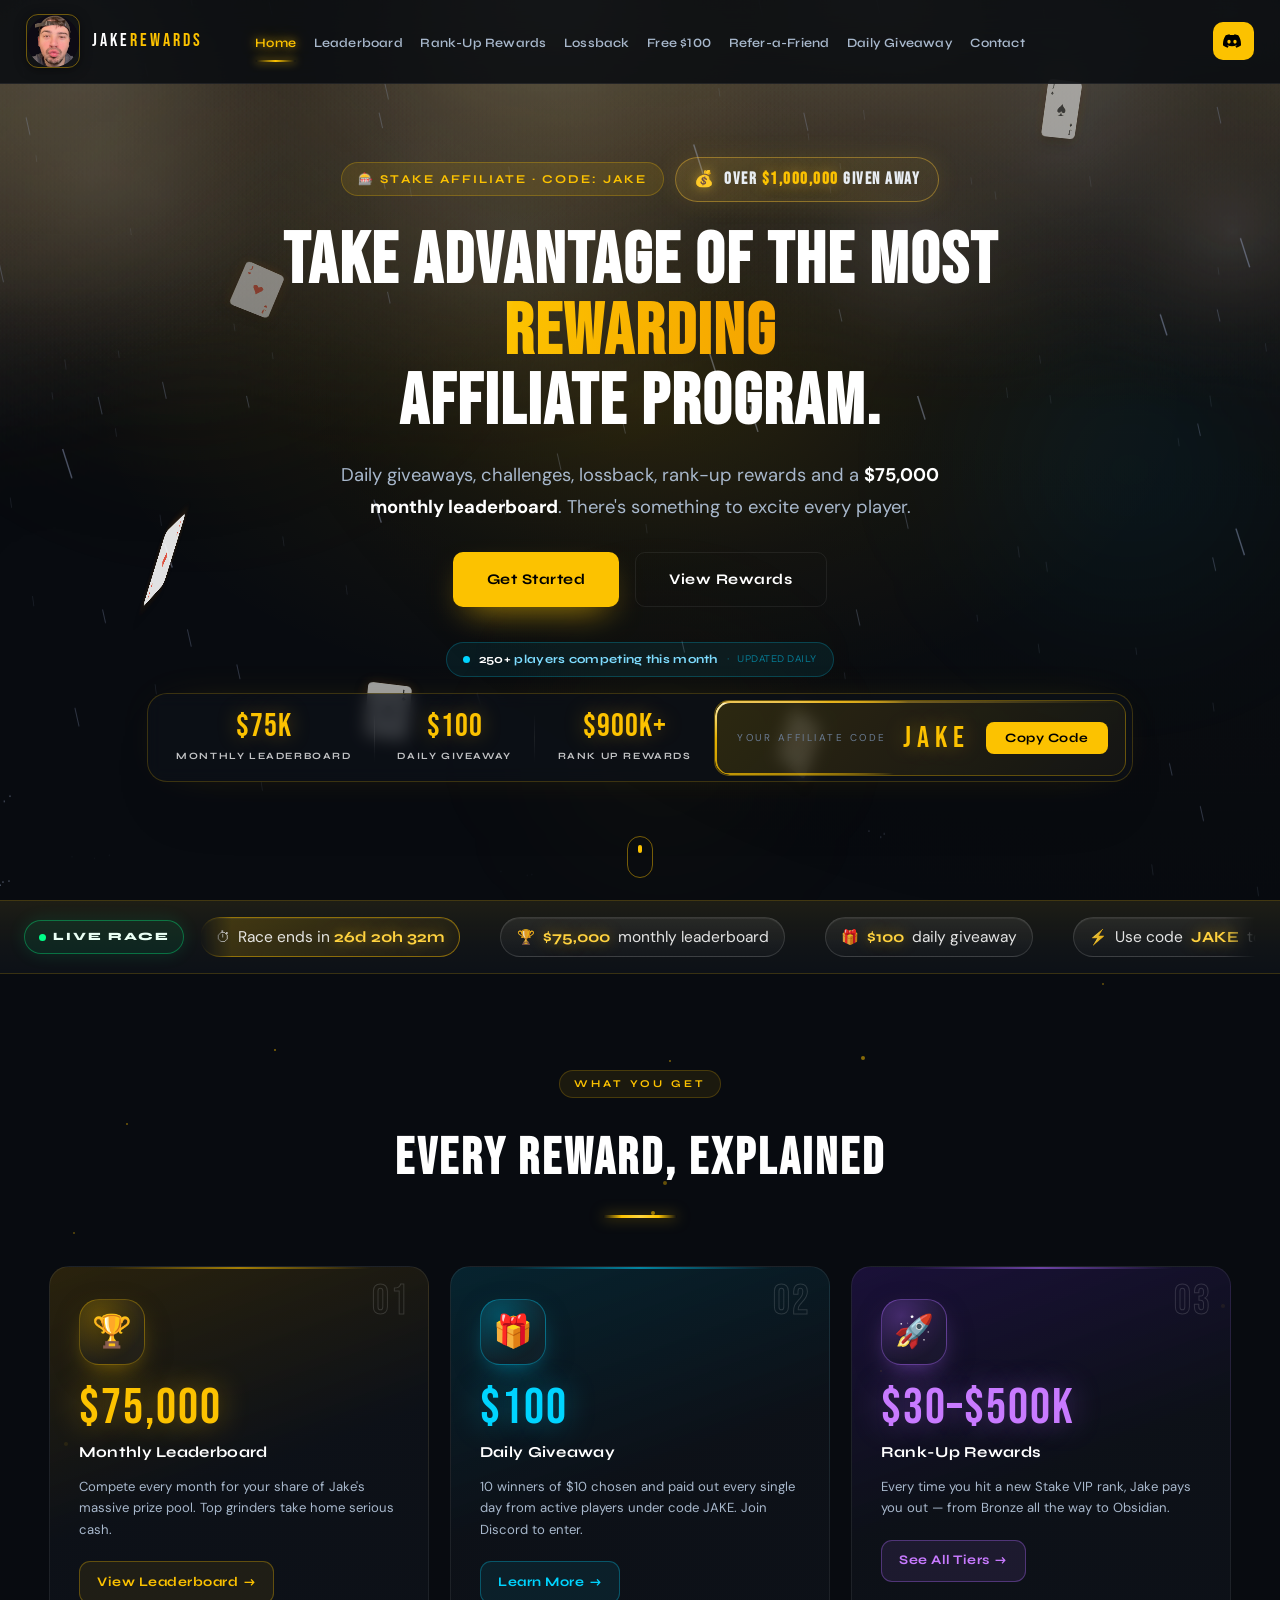
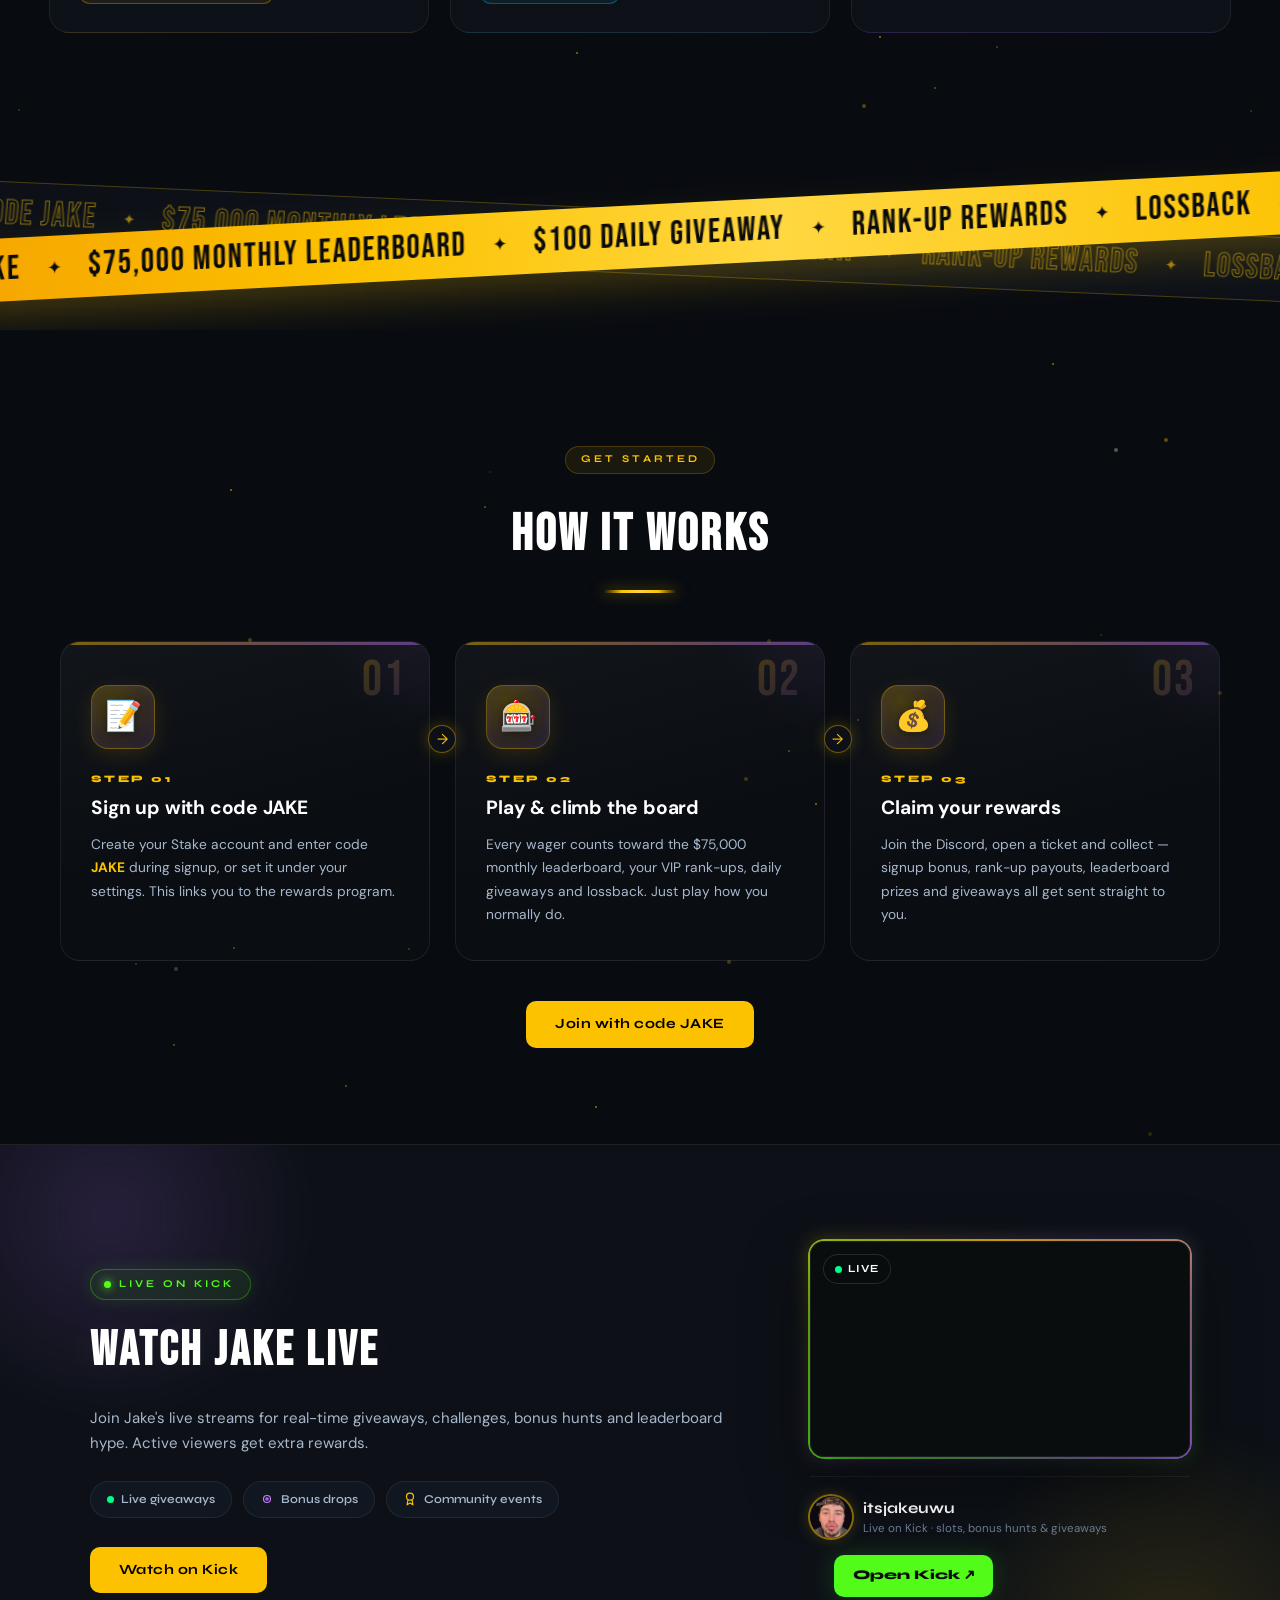
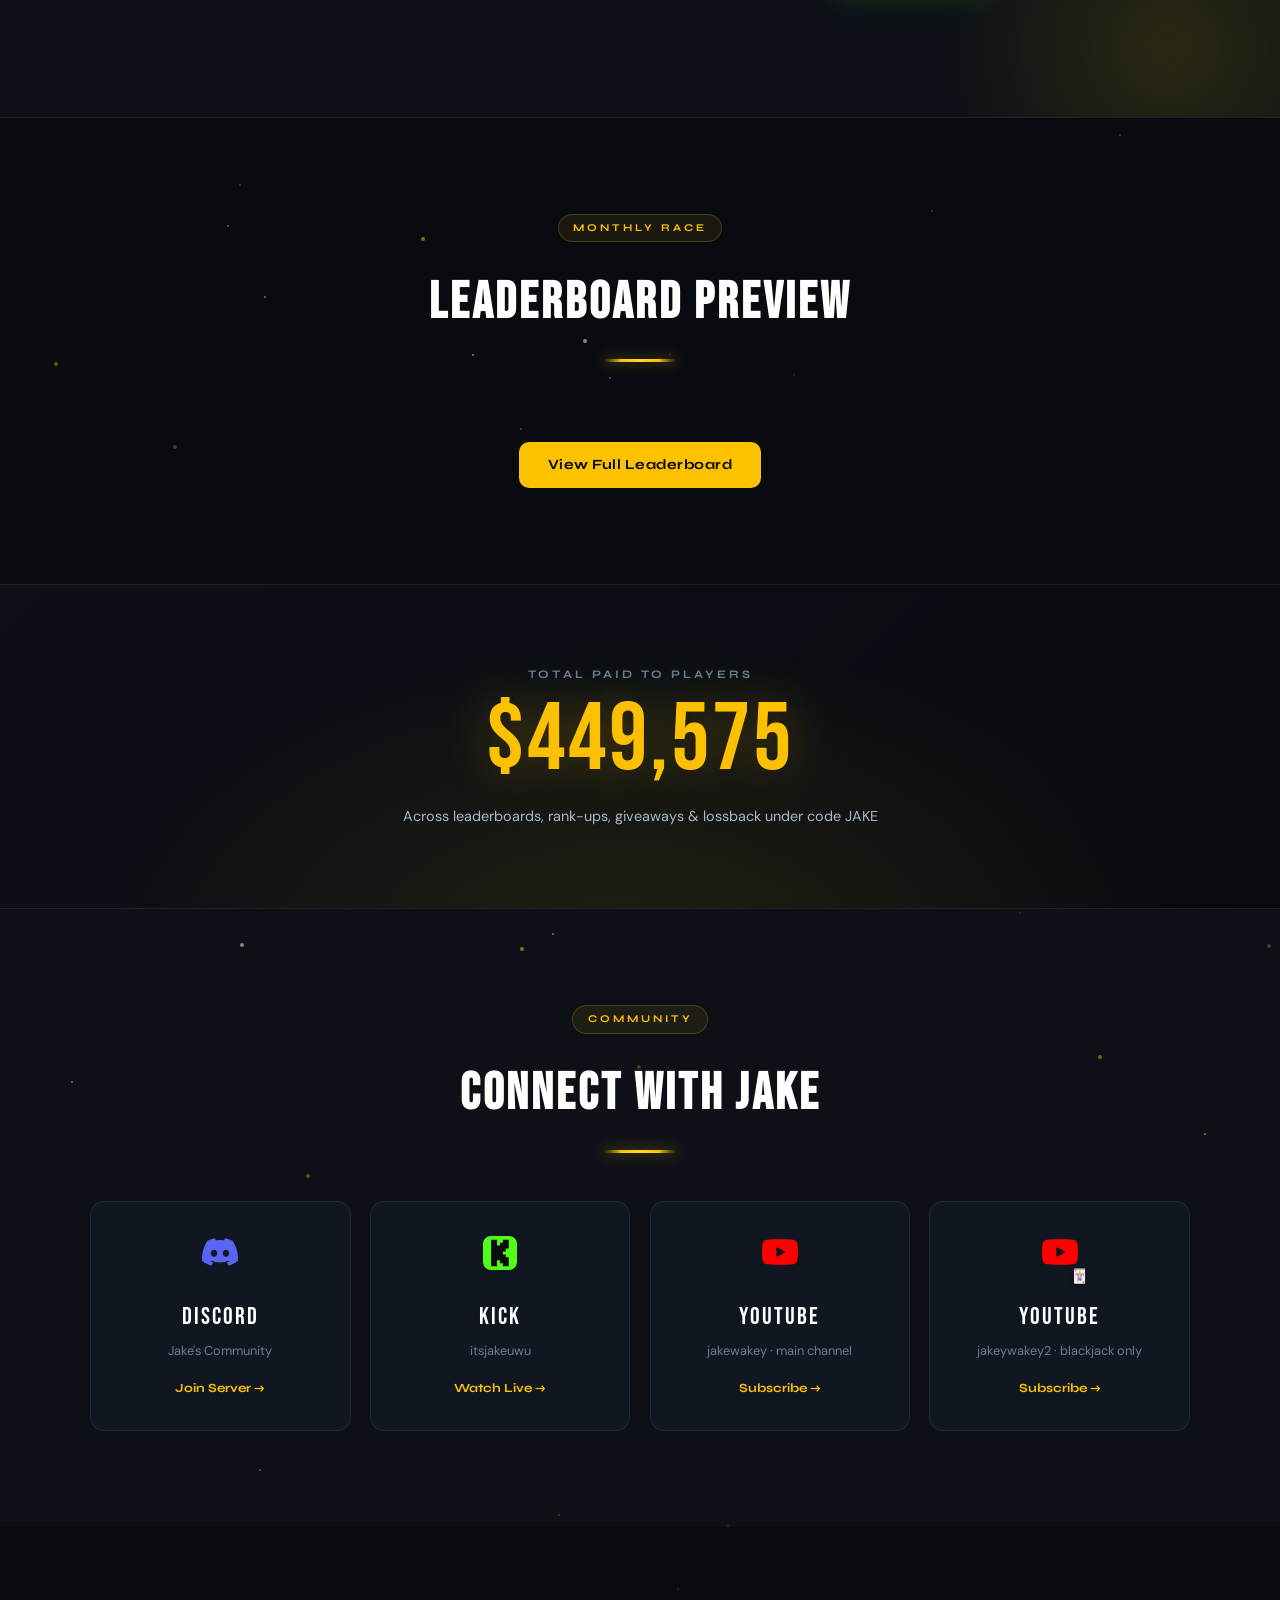
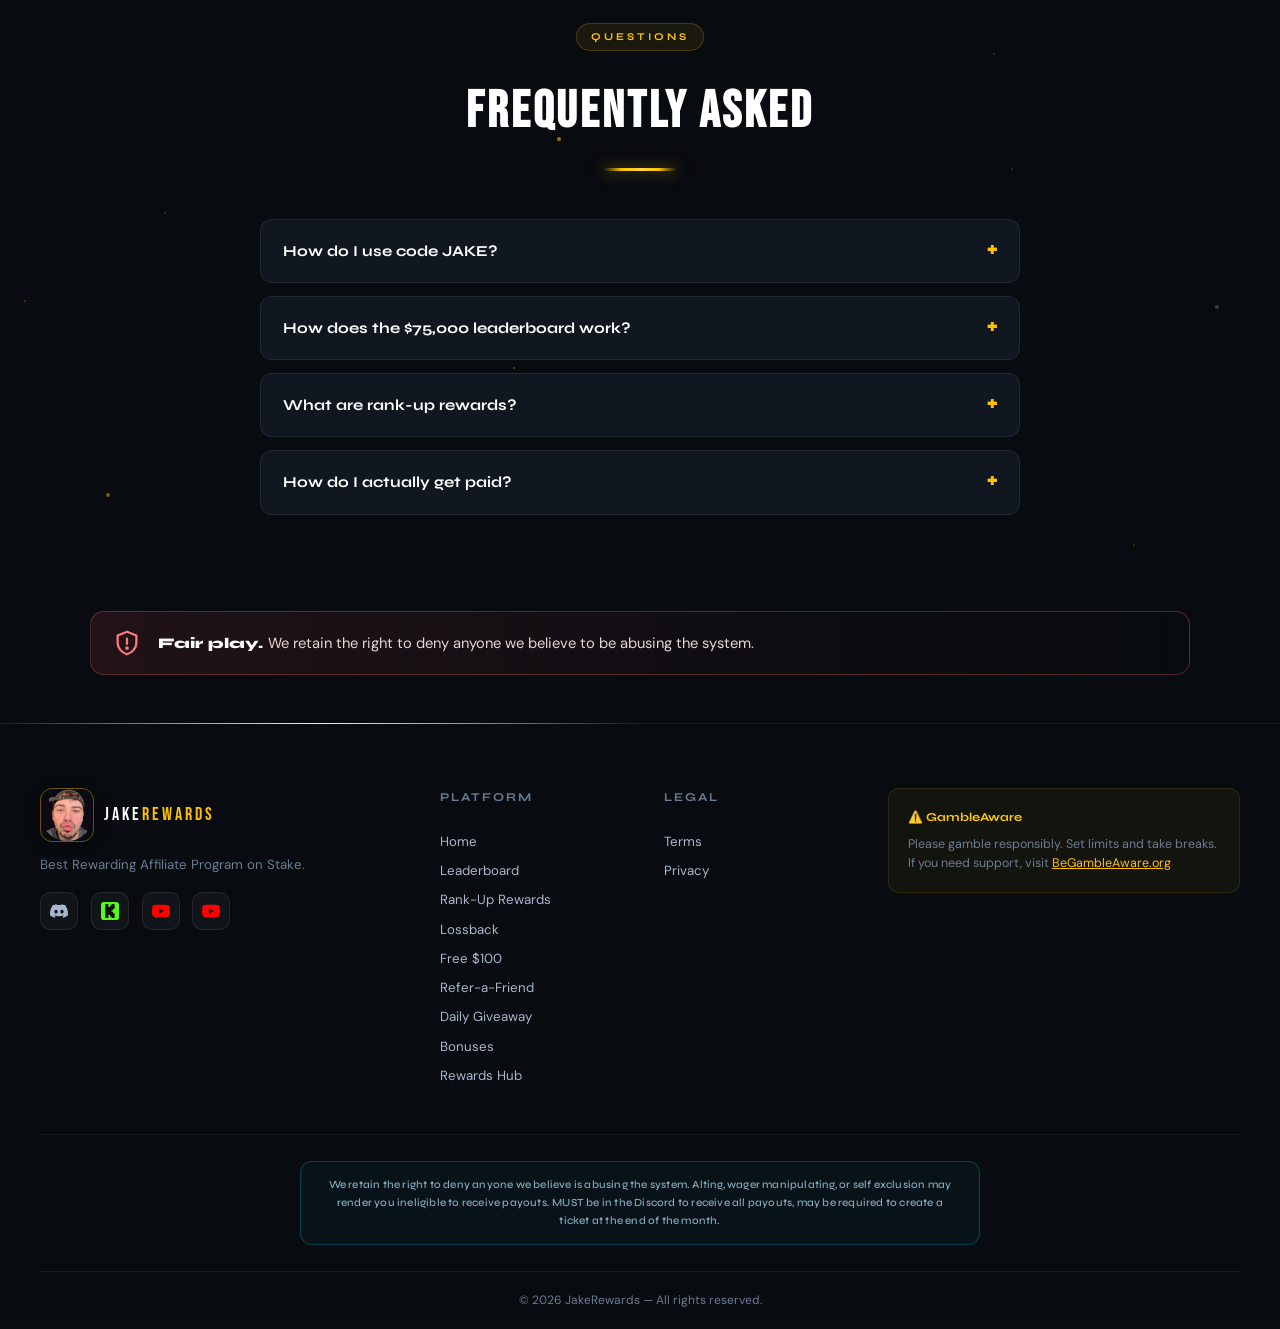
<file: index.html>
<!DOCTYPE html>
<html lang="en">
<head>
  <!-- Google tag (gtag.js) -->
  <script async src="https://www.googletagmanager.com/gtag/js?id=G-GYHZ8BHHX7"></script>
  <script>
    window.dataLayer = window.dataLayer || [];
    function gtag(){dataLayer.push(arguments);}
    gtag('js', new Date());
    gtag('config', 'G-GYHZ8BHHX7');
  </script>
  <meta charset="UTF-8"/>
  <link rel="icon" type="image/png" href="logo.png">
  <link rel="apple-touch-icon" href="logo.png">
  <meta name="viewport" content="width=device-width, initial-scale=1.0"/>
  <title>JakeRewards — Most Rewarding Stake Affiliate 2026</title>
  <meta name="description" content="Jake's affiliate program on Stake. $75,000 monthly leaderboard, daily $100 giveaway, rank-up rewards from Bronze to Obsidian. Use code JAKE."/>
  <meta name="keywords" content="jake rewards, stake affiliate code jake, stake leaderboard, stake rank up rewards, stake giveaway, jakerewards"/>
  <meta property="og:title" content="JakeRewards — Most Rewarding Stake Affiliate 2026"/>
  <meta property="og:description" content="$75,000 monthly leaderboard, daily $100 giveaway, rank-up rewards. Use code JAKE on Stake."/>
  <meta property="og:image" content="https://jakerewards.com/og-image.png?v=17"/>
  <meta property="og:image:width" content="1200"/>
  <meta property="og:image:height" content="630"/>
  <meta property="og:type" content="website"/>
  <meta property="og:url" content="https://jakerewards.com/"/>
  <meta name="twitter:card" content="summary_large_image"/>
  <meta name="twitter:title" content="JakeRewards — Most Rewarding Stake Affiliate 2026"/>
  <meta name="twitter:description" content="$75,000 monthly leaderboard, daily $100 giveaway, rank-up rewards. Use code JAKE on Stake."/>
  <meta name="twitter:image" content="https://jakerewards.com/og-image.png?v=17"/>
  <link rel="preconnect" href="https://fonts.googleapis.com"/>
  <link rel="preconnect" href="https://fonts.gstatic.com" crossorigin/>
  <link href="https://fonts.googleapis.com/css2?family=Bebas+Neue&family=Syne:wght@400;600;700;800&family=DM+Sans:wght@300;400;500&display=swap" rel="stylesheet" media="print" onload="this.media='all'"/>
  <noscript><link href="https://fonts.googleapis.com/css2?family=Bebas+Neue&family=Syne:wght@400;600;700;800&family=DM+Sans:wght@300;400;500&display=swap" rel="stylesheet"/></noscript>
  <link rel="stylesheet" href="style.css?v=21"/>
  <link rel="stylesheet" href="motion.css?v=12"/>
<style>
@keyframes badgeFloat{0%,100%{transform:translateY(0)}50%{transform:translateY(-5px)}}
@keyframes shimmerLine{0%{left:-100%}100%{left:100%}}
@keyframes codeGlow{0%,100%{text-shadow:0 0 20px rgba(230,180,50,0.3)}50%{text-shadow:0 0 40px rgba(230,180,50,0.7),0 0 80px rgba(230,180,50,0.3)}}
@keyframes rewardPulse{0%,100%{transform:scale(1)}50%{transform:scale(1.05)}}
@keyframes socialFloat{0%,100%{transform:translateY(0)}50%{transform:translateY(-6px)}}
/* ── "Over $1,000,000 given away" hero banner ── */
.hero-givenaway{
  display:inline-flex;align-items:center;gap:.55rem;
  margin:.5rem 0 1.1rem;padding:.5rem 1.1rem;
  background:linear-gradient(135deg, rgba(230,180,50,0.16), rgba(230,180,50,0.06));
  border:1px solid rgba(230,180,50,0.45);
  border-radius:999px;
  font-family:'Bebas Neue',sans-serif;font-weight:700;
  letter-spacing:1.5px;text-transform:uppercase;
  font-size:1.05rem;color:#e8edf3;
  box-shadow:0 0 24px rgba(230,180,50,0.12);
  animation:hgaPulse 2.6s ease-in-out infinite;
}
.hero-givenaway .hga-icon{font-size:1rem;filter:drop-shadow(0 0 6px rgba(230,180,50,0.6));}
.hero-givenaway .hga-amount{color:#FCC200;text-shadow:0 0 14px rgba(230,180,50,0.5);}
@keyframes hgaPulse{
  0%,100%{box-shadow:0 0 18px rgba(230,180,50,0.10);border-color:rgba(230,180,50,0.40);}
  50%{box-shadow:0 0 30px rgba(230,180,50,0.22);border-color:rgba(230,180,50,0.65);}
}
@media(max-width:560px){
  .hero-givenaway{font-size:.82rem;letter-spacing:1px;padding:.45rem .9rem;}
}
</style>
<style>
/* ===== Home v3 polish (content unchanged) ===== */
/* code card: a light runs around its edge */
.hero-code-card{isolation:isolate}
.hero-code-card::before{content:"";position:absolute;inset:0;border-radius:inherit;padding:1.5px;background:conic-gradient(from var(--jm-a),transparent 0 60%,rgba(252,194,0,.9) 75%,#fff4c4 78%,rgba(252,194,0,.9) 81%,transparent 95%);-webkit-mask:linear-gradient(#000 0 0) content-box,linear-gradient(#000 0 0);-webkit-mask-composite:xor;mask:linear-gradient(#000 0 0) content-box exclude,linear-gradient(#000 0 0);animation:jmBeam 4s linear infinite;pointer-events:none;z-index:2}
.code-card-value{display:inline-flex}
.code-card-value .ck{display:inline-block;animation:hmLetter 3.6s ease-in-out infinite;animation-delay:calc(var(--k) * .12s)}
@keyframes hmLetter{0%,70%,100%{translate:0 0;text-shadow:0 0 20px rgba(252,194,0,.4)}78%{translate:0 -4px;text-shadow:0 0 26px rgba(255,230,120,.95)}86%{translate:0 0}}
/* stats: glowing top edge + hover */
.hero-stats{position:relative}
.stat{transition:translate .4s cubic-bezier(.16,1,.3,1)}
.stat:hover{translate:0 -3px}
/* hero depth + scroll cue */
.hero-content{perspective:1000px}
.hero-title{transition:rotate .8s cubic-bezier(.16,1,.3,1)}
.hero-orb{transition:translate 1.2s cubic-bezier(.16,1,.3,1)}
.hm-cue{position:absolute;left:50%;bottom:22px;z-index:3;width:26px;height:42px;margin-left:-13px;border-radius:14px;border:1.5px solid rgba(252,194,0,.45);background:none;cursor:pointer;padding:0}
.hm-cue::after{content:"";position:absolute;left:50%;top:8px;width:4px;height:8px;margin-left:-2px;border-radius:3px;background:#FCC200;animation:hmWheel 2s cubic-bezier(.16,1,.3,1) infinite}
@keyframes hmWheel{0%{opacity:0;translate:0 -3px}30%{opacity:1}100%{opacity:0;translate:0 14px}}
/* live race: glass chips */
a.wins-ticker-tag,a.win-pill{text-decoration:none}
.win-pill{transition:border-color .3s,background .3s}
a.win-pill:hover{border-color:rgba(252,194,0,.35);background:rgba(252,194,0,.06)}
.win-pill.race-hl{border-color:rgba(252,194,0,.28);background:linear-gradient(110deg,rgba(252,194,0,.1),rgba(255,255,255,.02))}
.race-rank{font-family:var(--font-display);font-size:1.15rem;letter-spacing:1px;color:#FCC200;line-height:1}
.race-ico{font-size:.9rem;line-height:1}
/* live race v2: brighter, richer */
.wins-ticker{position:relative;background:linear-gradient(180deg,rgba(252,194,0,.07),rgba(252,194,0,.015) 60%,rgba(0,0,0,0)),var(--bg2)!important;border-top:1px solid rgba(252,194,0,.22)!important;border-bottom:1px solid rgba(252,194,0,.12)!important}
.wins-ticker::before{content:"";position:absolute;left:0;right:0;top:-1px;height:1px;background:linear-gradient(90deg,transparent,#FCC200 30%,#fff3c2 50%,#FCC200 70%,transparent);opacity:.7;pointer-events:none}
a.wins-ticker-tag{padding:.45rem .85rem;border-radius:999px;background:rgba(0,255,136,.08);border:1px solid rgba(0,255,136,.35);color:#eafff4;font-size:.7rem;letter-spacing:2px;box-shadow:0 0 18px rgba(0,255,136,.12)}
.win-pill{color:rgba(255,255,255,.88)!important;background:linear-gradient(180deg,rgba(255,255,255,.07),rgba(255,255,255,.025))!important;border-color:rgba(255,255,255,.13)!important;box-shadow:inset 0 1px 0 rgba(255,255,255,.06)}
.win-pill .win-user{color:#fff}
.win-pill .win-game{color:rgba(255,255,255,.62)}
.win-pill .win-amt{color:#FFD23F!important;text-shadow:0 0 14px rgba(252,194,0,.55)}
.win-pill.race-hl{border-color:rgba(252,194,0,.45)!important;background:linear-gradient(110deg,rgba(252,194,0,.2),rgba(252,194,0,.05))!important}
.win-pill.r1{border-color:rgba(252,194,0,.5)!important;background:linear-gradient(110deg,rgba(252,194,0,.18),rgba(255,255,255,.03))!important}
.win-pill.r2{border-color:rgba(214,222,235,.4)!important}
.win-pill.r3{border-color:rgba(205,127,50,.45)!important}
.win-pill.r2 .race-rank{color:#dfe6f2}.win-pill.r3 .race-rank{color:#e0954f}
.wins-track-wrap{-webkit-mask-image:linear-gradient(90deg,transparent,#000 3%,#000 97%,transparent)!important;mask-image:linear-gradient(90deg,transparent,#000 3%,#000 97%,transparent)!important}
@media (max-width:768px){
  .wins-ticker{padding:.9rem 0 1rem!important;gap:.65rem!important;align-items:center!important}
  a.wins-ticker-tag{font-size:.66rem;margin:0 auto}
  .wins-track-wrap{width:100%}
  .wins-track{gap:.7rem!important}
  .win-pill{font-size:.9rem!important;padding:.55rem .95rem!important;gap:7px!important}
  .win-pill .win-game{font-size:.82rem!important}
  .race-rank{font-size:1.2rem}
}
.win-pill{padding:.42rem .95rem;border-radius:999px;background:rgba(255,255,255,.03);border:1px solid rgba(255,255,255,.07)}
.win-amt{text-shadow:0 0 12px rgba(252,194,0,.45)}
.wins-ticker-tag .live-dot{box-shadow:0 0 0 0 rgba(0,255,136,.6);animation:hmPing 1.6s infinite}
@keyframes hmPing{70%{box-shadow:0 0 0 8px rgba(0,255,136,0)}100%{box-shadow:0 0 0 0 rgba(0,255,136,0)}}
/* reward cards: outline number */
.hm-num{position:absolute;top:14px;right:18px;z-index:1;font-family:var(--font-display);font-size:2.6rem;line-height:1;letter-spacing:2px;color:transparent;-webkit-text-stroke:1px rgba(255,255,255,.14);transition:color .4s,-webkit-text-stroke-color .4s;pointer-events:none}
.reward-card:hover .hm-num{color:rgba(252,194,0,.12);-webkit-text-stroke-color:rgba(252,194,0,.5)}
/* how it works: arrows travel between the steps */
.hm-arrow{position:absolute;z-index:2;width:28px;height:28px;margin:-14px 0 0 -14px;border-radius:50%;display:grid;place-items:center;background:#0d1117;border:1px solid rgba(252,194,0,.4);box-shadow:0 0 16px rgba(252,194,0,.25);color:#FCC200;font-size:.9rem;pointer-events:none}
.hm-arrow span{display:block;animation:hmNudge 1.6s ease-in-out infinite}
@keyframes hmNudge{50%{translate:3px 0}}
/* stream: rotating light ring */
.hm-ring{position:absolute;inset:-2px;z-index:1;border-radius:16px;padding:2px;background:conic-gradient(from var(--jm-a),#FCC200,#b06bff,#53FC18,#FCC200);-webkit-mask:linear-gradient(#000 0 0) content-box,linear-gradient(#000 0 0);-webkit-mask-composite:xor;mask:linear-gradient(#000 0 0) content-box exclude,linear-gradient(#000 0 0);animation:jmBeam 6s linear infinite;pointer-events:none;opacity:.85}
.stream-frame{position:relative;z-index:2}
/* total paid: pulse rings, sweep, rising coins */
.paid-inner{isolation:isolate}
.hm-rings{position:absolute;left:50%;top:50%;width:0;height:0;z-index:-1;pointer-events:none}
.hm-rings i{position:absolute;left:-150px;top:-150px;width:300px;height:300px;border-radius:50%;border:1px solid rgba(252,194,0,.35);animation:hmRing 4.5s ease-out infinite;opacity:0}
.hm-rings i:nth-child(2){animation-delay:-1.5s}.hm-rings i:nth-child(3){animation-delay:-3s}
@keyframes hmRing{0%{scale:.35;opacity:.8}100%{scale:1.9;opacity:0}}
.paid-counter{background:linear-gradient(100deg,#FCC200 0 40%,#fff3c2 50%,#FCC200 60% 100%);background-size:250% 100%;background-position:100% 0;-webkit-background-clip:text;background-clip:text;-webkit-text-fill-color:transparent;animation:rfShine 5s ease-in-out 2s infinite}
@keyframes rfShine{0%{background-position:100% 0}35%,100%{background-position:0 0}}
.hm-coin{position:absolute;z-index:0;bottom:-26px;width:22px;height:22px;border-radius:50%;background:radial-gradient(circle at 35% 30%,#fff3b0,#FCC200 55%,#b88400);box-shadow:0 4px 10px rgba(0,0,0,.4);animation:hmCoin 7s ease-in infinite;pointer-events:none}
@keyframes hmCoin{0%{transform:translateY(0) rotateY(0);opacity:0}12%{opacity:.85}85%{opacity:.85}100%{transform:translateY(-340px) rotateY(540deg);opacity:0}}
/* faq answers glide in */
.faq-item.open .faq-a p{animation:hmFaq .5s cubic-bezier(.16,1,.3,1) both}
@keyframes hmFaq{from{opacity:0;translate:0 -6px}}
@media (max-width:900px){.hm-arrow{display:none}}
@media (max-width:560px){.hm-cue{display:none}.hm-num{font-size:2rem}}
@media (prefers-reduced-motion:reduce){.hero-code-card::before,.code-card-value .ck,.hero-stats::before,.hm-cue::after,.hm-arrow span,.hm-ring,.hm-rings i,.paid-counter,.hm-coin,.wins-ticker-tag .live-dot{animation:none!important}.hm-rings,.hm-coin{display:none}}
</style>
<style>
/* ===== Home v5: clean hero (same content) ===== */
.hero-bg::after{content:"";position:absolute;left:50%;top:44%;width:1100px;height:620px;margin:-310px 0 0 -550px;border-radius:50%;background:radial-gradient(closest-side,rgba(252,194,0,.13),rgba(252,194,0,.04) 55%,transparent);pointer-events:none;z-index:0}
.hero-content{max-width:1100px}
.hm-badges{display:flex;gap:.7rem;justify-content:center;align-items:center;flex-wrap:wrap;margin-bottom:1.6rem}
.hm-badges .hero-badge,.hm-badges .hero-givenaway{margin:0!important}
.hero-title{font-size:clamp(2.7rem,min(5.6vw,9.6vh),5.4rem);line-height:.98;margin-bottom:1.3rem}
@media (min-width:900px) and (max-height:840px){.hero{padding-top:104px;padding-bottom:56px}.hm-badges{margin-bottom:1rem}.hero-title{margin-bottom:1rem}.hero-sub{margin-bottom:1.3rem;font-size:1.05rem}.hero-btns{margin-bottom:1.3rem}.hero-live-bar{margin-bottom:.7rem!important}.hm-bar .stat-num{font-size:1.75rem}.hm-cue{display:none}}
.hero-sub{margin-bottom:1.8rem}
.hero-btns{margin-bottom:2.2rem}
.hero-btns .btn-primary,.hero-btns .btn-ghost{padding:.9rem 2.1rem;font-size:.92rem}
.hero-btns .btn-primary{box-shadow:0 14px 34px -14px rgba(252,194,0,.75)}
/* one clean info bar: stats + code */
.hm-bar{position:relative;display:flex;align-items:stretch;gap:0;padding:.35rem;border-radius:20px;background:rgba(13,17,24,.72);border:1px solid rgba(252,194,0,.2);box-shadow:0 30px 70px -40px rgba(0,0,0,.9),0 0 50px -28px rgba(252,194,0,.35);backdrop-filter:blur(8px);-webkit-backdrop-filter:blur(8px)}
.hm-bar .hero-stats{margin:0;padding:.7rem 1.4rem;background:none;border:0;backdrop-filter:none;gap:1.4rem}
.hm-bar .hero-stats::before{display:none}
.hm-bar .stat-num{font-size:2rem}
.hm-bar .stat-label{font-size:.6rem;letter-spacing:1.6px}
.hm-bar .hero-code-card{margin:0!important;padding:.7rem 1.1rem .7rem 1.4rem;border-radius:15px;background:linear-gradient(135deg,rgba(252,194,0,.14),rgba(252,194,0,.04));border:1px solid rgba(252,194,0,.3);box-shadow:none;gap:1rem}
.hm-bar .hero-code-card::before{animation-duration:5s}
.hm-bar .code-card-value{font-size:1.9rem}
.code-card-value .ck{animation:none}
.hm-live{margin:0 0 1rem}
.hero-live-bar{margin:0 auto 1rem!important}
@media (max-width:900px){
  .hm-bar{flex-direction:column;width:100%;max-width:520px;padding:.35rem}
  .hm-bar .hero-stats{justify-content:space-around;padding:.8rem .6rem;gap:.5rem}
  .hm-bar .hero-code-card{width:100%;justify-content:space-between}
}
@media (max-width:560px){
  .hm-badges{gap:.5rem;margin-bottom:1.2rem}
  .hm-badges .hero-badge{font-size:.6rem;letter-spacing:1.2px;padding:.4rem .8rem}
  .hm-bar .stat-num{font-size:1.55rem}
  .hm-bar .code-card-value{font-size:1.5rem}
}
/* reward cards: bigger icon tiles, bigger amounts, pill buttons */
.reward-icon{width:66px;height:66px;display:grid;place-items:center;border-radius:20px;font-size:2rem;background:radial-gradient(circle at 30% 25%,rgba(252,194,0,.28),rgba(255,255,255,.03) 70%);border:1px solid rgba(252,194,0,.3);box-shadow:0 10px 26px -10px rgba(252,194,0,.55);margin-bottom:1.2rem}
.rc-cyan .reward-icon{background:radial-gradient(circle at 30% 25%,rgba(0,212,255,.28),rgba(255,255,255,.03) 70%);border-color:rgba(0,212,255,.35);box-shadow:0 10px 26px -10px rgba(0,212,255,.55)}
.rc-purple .reward-icon{background:radial-gradient(circle at 30% 25%,rgba(176,107,255,.3),rgba(255,255,255,.03) 70%);border-color:rgba(176,107,255,.4);box-shadow:0 10px 26px -10px rgba(176,107,255,.6)}
.reward-amount{font-size:3.1rem!important}
.reward-card .reward-link{align-self:flex-start;padding:.6rem 1.1rem;border-radius:11px;background:rgba(252,194,0,.08);border:1px solid rgba(252,194,0,.3)}
.rc-cyan .reward-link{background:rgba(0,212,255,.08);border-color:rgba(0,212,255,.3)}
.rc-purple .reward-link{background:rgba(176,107,255,.1);border-color:rgba(176,107,255,.35)}
/* socials: one row of four on desktop (no orphan card) */
.socials-grid{grid-template-columns:repeat(4,1fr)!important;max-width:1100px!important}
@media (max-width:900px){.socials-grid{grid-template-columns:1fr 1fr!important}}
</style>
<style>
/* ===== Storm v2 (storm.js) ===== */
.hero.jm-storm #particles,.hero.jm-storm .hero-cards{display:none}
.jm-storm-cv{position:absolute;inset:0;width:100%;height:100%;z-index:0;pointer-events:none}
.jm-cards{position:absolute;inset:0;z-index:1;overflow:hidden;pointer-events:none;perspective:900px}
.jm-card,.jm-chip{position:absolute;left:0;top:0;transform-style:preserve-3d;will-change:transform}
.jm-card{width:52px;height:73px;margin:-36px 0 0 -26px}
.jm-card .hc-face{box-shadow:0 6px 14px rgba(0,0,0,.5),0 0 14px rgba(255,140,40,.22)}
.jm-chip{width:38px;height:38px;margin:-19px 0 0 -19px}
.jm-chip i{position:absolute;inset:0;border-radius:50%;background:radial-gradient(circle,#2a1a48 0 40%,#FCC200 41% 44%,transparent 45%),repeating-conic-gradient(#FCC200 0 18deg,#1b1430 18deg 45deg);box-shadow:0 0 0 2px #FCC200 inset,0 6px 12px rgba(0,0,0,.5),0 0 14px rgba(252,194,0,.35)}
.jm-chip.purple i{background:radial-gradient(circle,#1b1430 0 40%,#b06bff 41% 44%,transparent 45%),repeating-conic-gradient(#b06bff 0 18deg,#140c26 18deg 45deg);box-shadow:0 0 0 2px #b06bff inset,0 6px 12px rgba(0,0,0,.5),0 0 14px rgba(176,107,255,.4)}
.hero-accent.jm-zap{animation:jmZap .7s ease-out,jmGoldSweep 5s ease-in-out 1.6s infinite}
@keyframes jmZap{0%{filter:brightness(2.6) drop-shadow(0 0 22px #fff6c8)}30%{filter:brightness(1.4) drop-shadow(0 0 14px rgba(252,194,0,.9))}55%{filter:brightness(2) drop-shadow(0 0 18px #fff6c8)}100%{filter:none}}
@keyframes jmShake{20%{translate:3px -2px}40%{translate:-3px 2px}60%{translate:2px 1px}80%{translate:-1px -1px}}
@media (max-width:700px){.jm-card{width:36px;height:50px;margin:-25px 0 0 -18px}.jm-card .hc-pip{font-size:1.1rem}.jm-card .hc-corner{font-size:.48rem}.jm-card .hc-back{font-size:1.1rem}.jm-chip{width:28px;height:28px;margin:-14px 0 0 -14px}}
@media (prefers-reduced-motion:reduce){.jm-cards{display:none}}
</style>
</head>
<body>
<div id="jm-veil" aria-hidden="true"></div>
<!-- Scroll progress bar -->
<div id="scroll-bar" style="position:fixed;top:0;left:0;height:3px;width:0%;background:linear-gradient(90deg,var(--gold),#ff9d2f,var(--accent));z-index:9999;transition:width .1s linear;box-shadow:0 0 10px rgba(252,194,0,0.6);pointer-events:none;"></div>

<!-- NAV -->
<nav class="nav">
  <a href="index.html" class="nav-logo">
    <img src="logo.png" class="logo-img" alt="Jake Rewards logo" width="40" height="40">
    <span class="logo-text">JAKE<span class="logo-accent">REWARDS</span></span>
  </a>
  <ul class="nav-links">
    <li><a href="index.html" class="active" aria-current="page">Home</a></li>
    <li><a href="leaderboard.html">Leaderboard</a></li>
    <li><a href="rankrewards.html">Rank-Up Rewards</a></li>
    <li><a href="lossback.html">Lossback</a></li>
    <li><a href="free100.html">Free $100</a></li>
    <li><a href="refer.html">Refer-a-Friend</a></li>
    <li><a href="giveaway.html">Daily Giveaway</a></li>
    <li><a href="https://discord.com/invite/jakethedegen" target="_blank" rel="noopener">Contact</a></li>
  </ul>
  <a href="https://discord.com/invite/jakethedegen" target="_blank" class="nav-cta" aria-label="Discord"><svg width="16" height="16" viewBox="0 0 24 24" fill="currentColor" xmlns="http://www.w3.org/2000/svg"><path d="M20.317 4.369a19.79 19.79 0 0 0-4.885-1.515.074.074 0 0 0-.079.037c-.211.375-.444.864-.608 1.249a18.27 18.27 0 0 0-5.487 0 12.6 12.6 0 0 0-.617-1.249.077.077 0 0 0-.079-.037A19.736 19.736 0 0 0 3.677 4.369a.07.07 0 0 0-.032.027C.533 9.046-.32 13.58.099 18.057a.082.082 0 0 0 .031.057 19.9 19.9 0 0 0 5.993 3.03.078.078 0 0 0 .084-.028c.462-.63.874-1.295 1.226-1.994a.076.076 0 0 0-.041-.106 13.107 13.107 0 0 1-1.872-.892.077.077 0 0 1-.008-.128c.126-.094.252-.192.372-.291a.074.074 0 0 1 .077-.01c3.928 1.793 8.18 1.793 12.062 0a.074.074 0 0 1 .078.009c.12.099.246.198.373.292a.077.077 0 0 1-.006.127 12.3 12.3 0 0 1-1.873.892.077.077 0 0 0-.041.107c.36.698.772 1.362 1.225 1.993a.076.076 0 0 0 .084.028 19.84 19.84 0 0 0 6.002-3.03.077.077 0 0 0 .032-.054c.5-5.177-.838-9.674-3.549-13.66a.061.061 0 0 0-.031-.028zM8.02 15.331c-1.183 0-2.157-1.085-2.157-2.419 0-1.333.956-2.419 2.157-2.419 1.21 0 2.176 1.096 2.157 2.42 0 1.333-.956 2.418-2.157 2.418zm7.975 0c-1.183 0-2.157-1.085-2.157-2.419 0-1.333.955-2.419 2.157-2.419 1.21 0 2.176 1.096 2.157 2.42 0 1.333-.946 2.418-2.157 2.418z"/></svg>Discord</a>
  <button class="nav-hamburger" onclick="toggleMobile()" aria-label="Open menu" aria-controls="mobile-nav">☰</button>
</nav>
<div class="mobile-nav" id="mobile-nav">
  <a href="index.html" class="active" aria-current="page" style="--i:0"><span>Home</span></a>
  <a href="leaderboard.html" style="--i:1"><span>Leaderboard</span></a>
  <a href="rankrewards.html" style="--i:2"><span>Rank-Up Rewards</span></a>
  <a href="lossback.html" style="--i:3"><span>Lossback</span></a>
  <a href="free100.html" style="--i:4"><span>Free $100</span></a>
  <a href="refer.html" style="--i:5"><span>Refer-a-Friend</span></a>
  <a href="giveaway.html" style="--i:6"><span>Daily Giveaway</span></a>
  <a href="https://discord.com/invite/jakethedegen" target="_blank" rel="noopener" style="--i:7"><span>Contact (Discord)</span></a>
</div>

<!-- HERO -->
<section class="hero">
  <div class="hero-bg">
    <div class="hero-orb orb1"></div>
    <div class="hero-orb orb2"></div>
    <div class="hero-orb orb3"></div>
    <canvas id="particles"></canvas>
    <div class="hero-cards" aria-hidden="true">
      <div class="hcard" style="left:7%;animation-delay:0s;animation-duration:15s;">
        <div class="hc-face hc-front red"><span class="hc-corner tl">J<i>♥</i></span><span class="hc-pip">♥</span><span class="hc-corner br">J<i>♥</i></span></div>
        <div class="hc-face hc-back">J</div>
      </div>
      <div class="hcard" style="left:22%;animation-delay:-9s;animation-duration:18s;">
        <div class="hc-face hc-front"><span class="hc-corner tl">J<i>♠</i></span><span class="hc-pip">♠</span><span class="hc-corner br">J<i>♠</i></span></div>
        <div class="hc-face hc-back">J</div>
      </div>
      <div class="hcard" style="left:76%;animation-delay:-4s;animation-duration:16.5s;">
        <div class="hc-face hc-front red"><span class="hc-corner tl">J<i>♦</i></span><span class="hc-pip">♦</span><span class="hc-corner br">J<i>♦</i></span></div>
        <div class="hc-face hc-back">J</div>
      </div>
      <div class="hcard" style="left:91%;animation-delay:-13s;animation-duration:19s;">
        <div class="hc-face hc-front"><span class="hc-corner tl">J<i>♣</i></span><span class="hc-pip">♣</span><span class="hc-corner br">J<i>♣</i></span></div>
        <div class="hc-face hc-back">J</div>
      </div>
    </div>
  </div>
  <div class="hero-content">
    <div class="hero-badge">🎰 Stake Affiliate · Code: JAKE</div>
    <div class="hero-givenaway">
      <span class="hga-icon">💰</span>
      <span class="hga-text">OVER <span class="hga-amount">$1,000,000</span> GIVEN AWAY</span>
    </div>
    <h1 class="hero-title">
      TAKE ADVANTAGE OF THE MOST
      <span class="hero-accent">REWARDING</span>
      AFFILIATE PROGRAM.
    </h1>
    <p class="hero-sub">Daily giveaways, challenges, lossback, rank-up rewards and a <strong>$75,000 monthly leaderboard</strong>. There's something to excite every player.</p>
    <div class="hero-btns">
      <a href="https://discord.com/invite/jakethedegen" target="_blank" class="btn-primary">Get Started</a>
      <a href="rewards.html" class="btn-ghost">View Rewards</a>
    </div>
    <div class="hero-stats">
      <div class="stat"><span class="stat-num" data-target="75000" data-prefix="$" data-suffix="K" data-divide="1000">$75K</span><span class="stat-label">Monthly Leaderboard</span></div>
      <div class="stat-divider"></div>
      <div class="stat"><span class="stat-num" data-target="100" data-prefix="$">$100</span><span class="stat-label">Daily Giveaway</span></div>
      <div class="stat-divider"></div>
      <div class="stat"><span class="stat-num" data-target="900000" data-prefix="$" data-suffix="K+" data-divide="1000">$900K+</span><span class="stat-label">Rank Up Rewards</span></div>
    </div>
    <!-- Live player count bar -->
    <div class="hero-live-bar" id="hero-live-bar" style="display:none;">
      <span class="hlb-dot"></span>
      <span class="hlb-text"><span id="hlb-count">250+</span> players competing this month</span>
      <span class="hlb-sep">·</span>
      <span class="hlb-sub">updated daily</span>
    </div>
    <div class="hero-code-card" style="position:relative;overflow:hidden;margin-top:.5rem;">
      <div style="position:absolute;top:0;left:-100%;right:0;height:2px;background:linear-gradient(90deg,transparent,rgba(230,180,50,0.8),transparent);animation:shimmerLine 2.5s linear infinite;z-index:10;"></div>
      <div class="code-card-label">Your Affiliate Code</div>
      <div class="code-card-value" style="animation:codeGlow 2s ease-in-out infinite;">JAKE</div>
      <button class="code-copy-btn" onclick="copyCode()">Copy Code</button>
    </div>
    <!-- code card now inside hero-content above -->
</div>
</section>

<!-- LIVE RACE TICKER (real leaderboard data) -->
<div class="wins-ticker" aria-label="Live leaderboard race">
  <a class="wins-ticker-tag" href="leaderboard.html"><span class="live-dot"></span> LIVE RACE</a>
  <div class="wins-track-wrap"><div class="wins-track" id="wins-track"></div></div>
</div>

<!-- REWARDS GRID -->
<section class="rewards-section">
  <div class="section-header">
    <div class="section-tag">What You Get</div>
    <h2>EVERY REWARD, EXPLAINED</h2>
  </div>
  <div class="rewards-grid">
    <div class="reward-card rc-gold featured" style="position:relative;overflow:hidden;">
      <canvas class="card-rain" data-colors="#e6b432,#f5c842,#fff" data-syms="₿,🏆,$,Ξ,◎"></canvas>
      <div style="position:relative;z-index:1;">
        <div class="reward-icon">🏆</div>
        <div class="reward-amount">$75,000</div>
        <div class="reward-name">Monthly Leaderboard</div>
        <p class="reward-desc">Compete every month for your share of Jake's massive prize pool. Top grinders take home serious cash.</p>
        <a href="leaderboard.html" class="reward-link">View Leaderboard</a>
      </div>
    </div>
    <div class="reward-card rc-cyan" style="position:relative;overflow:hidden;">
      <canvas class="card-rain" data-colors="#00d4ff,#fff,#e6b432" data-syms="🎁,$,💎,◎,Ξ"></canvas>
      <div style="position:relative;z-index:1;">
        <div class="reward-icon">🎁</div>
        <div class="reward-amount">$100</div>
        <div class="reward-name">Daily Giveaway</div>
        <p class="reward-desc">10 winners of $10 chosen and paid out every single day from active players under code JAKE. Join Discord to enter.</p>
        <a href="bonuses.html" class="reward-link">Learn More</a>
      </div>
    </div>
    <div class="reward-card rc-purple" style="position:relative;overflow:hidden;">
      <canvas class="card-rain" data-colors="#b464ff,#e6b432,#00d4ff" data-syms="🚀,◆,💎,$,Ξ"></canvas>
      <div style="position:relative;z-index:1;">
        <div class="reward-icon">🚀</div>
        <div class="reward-amount">$30–$500K</div>
        <div class="reward-name">Rank-Up Rewards</div>
        <p class="reward-desc">Every time you hit a new Stake VIP rank, Jake pays you out — from Bronze all the way to Obsidian.</p>
        <a href="rankrewards.html" class="reward-link">See All Tiers</a>
      </div>
    </div>
  </div>
</section>


<!-- HOW IT WORKS -->
<section class="how-section">
  <div class="section-header">
    <div class="section-tag">Get Started</div>
    <h2>HOW IT WORKS</h2>
  </div>
  <div class="how-grid" id="how-grid">
    <div class="how-step">
      <span class="how-num">01</span>
      <div class="how-icon-wrap"><span class="how-icon">📝</span></div>
      <div class="how-eyebrow">Step 01</div>
      <h3>Sign up with code JAKE</h3>
      <p>Create your Stake account and enter code <strong>JAKE</strong> during signup, or set it under your settings. This links you to the rewards program.</p>
    </div>
    <div class="how-step">
      <span class="how-num">02</span>
      <div class="how-icon-wrap"><span class="how-icon">🎰</span></div>
      <div class="how-eyebrow">Step 02</div>
      <h3>Play &amp; climb the board</h3>
      <p>Every wager counts toward the $75,000 monthly leaderboard, your VIP rank-ups, daily giveaways and lossback. Just play how you normally do.</p>
    </div>
    <div class="how-step">
      <span class="how-num">03</span>
      <div class="how-icon-wrap"><span class="how-icon">💰</span></div>
      <div class="how-eyebrow">Step 03</div>
      <h3>Claim your rewards</h3>
      <p>Join the Discord, open a ticket and collect — signup bonus, rank-up payouts, leaderboard prizes and giveaways all get sent straight to you.</p>
    </div>
  </div>
  <div style="text-align:center;margin-top:2.5rem;">
    <a href="https://stake.com/?c=JAKE" target="_blank" class="btn-primary">Join with code JAKE</a>
  </div>
</section>

<!-- LIVE STREAM -->
<section class="stream-section">
  <div class="stream-inner">
    <div class="stream-info">
      <div class="tag-kick"><span class="live-dot"></span>Live on Kick</div>
      <h2>WATCH JAKE LIVE</h2>
      <p>Join Jake's live streams for real-time giveaways, challenges, bonus hunts and leaderboard hype. Active viewers get extra rewards.</p>
      <div class="stream-badges">
        <div class="stream-badge b-green"><span class="live-dot"></span> Live giveaways</div>
        <div class="stream-badge b-purple"><svg viewBox="0 0 24 24" fill="none" stroke="currentColor" stroke-width="2" stroke-linecap="round" stroke-linejoin="round"><circle cx="12" cy="12" r="6"/><circle cx="12" cy="12" r="2"/></svg> Bonus drops</div>
        <div class="stream-badge b-gold"><svg viewBox="0 0 24 24" fill="none" stroke="currentColor" stroke-width="2" stroke-linecap="round" stroke-linejoin="round"><circle cx="12" cy="8" r="6"/><path d="M8.5 13.5 7 22l5-3 5 3-1.5-8.5"/></svg> Community events</div>
      </div>
      <a href="https://kick.com/itsjakeuwu" target="_blank" class="btn-primary btn-shine">Watch on Kick</a>
    </div>
    <div class="stream-card">
      <div class="stream-frame-wrap">
        <div class="stream-card-glow"></div>
        <div class="stream-frame">
          <div class="stream-corner-badge"><span class="live-dot"></span>LIVE</div>
          <iframe class="stream-iframe" src="https://player.kick.com/itsjakeuwu"
            allow="autoplay; fullscreen; encrypted-media; picture-in-picture"
            allowfullscreen loading="lazy" referrerpolicy="strict-origin-when-cross-origin"
            title="Jake live on Kick"></iframe>
        </div>
      </div>
      <div class="stream-footer">
        <div class="stream-footer-id">
          <img src="logo.png" class="stream-avatar-sm" alt="Jake avatar" width="40" height="40">
          <div>
            <div class="stream-name">itsjakeuwu</div>
            <div class="stream-platform">Live on Kick · slots, bonus hunts &amp; giveaways</div>
          </div>
        </div>
        <a href="https://kick.com/itsjakeuwu" target="_blank" class="stream-watch-btn">Open Kick ↗</a>
      </div>
    </div>
  </div>
</section>

<!-- LEADERBOARD PREVIEW -->
<section class="lb-preview-section">
  <div class="section-header">
    <div class="section-tag">Monthly Race</div>
    <h2>LEADERBOARD PREVIEW</h2>
  </div>
  <div class="podium" id="home-podium"></div>
  <div style="text-align:center;margin-top:2rem;">
    <a href="leaderboard.html" class="btn-primary">View Full Leaderboard</a>
  </div>
</section>


<!-- TOTAL PAID BAND -->
<section class="paid-band">
  <div class="paid-inner">
    <div class="paid-label">Total Paid To Players</div>
    <div class="paid-counter" id="paid-counter">$0</div>
    <div class="paid-sub">Across leaderboards, rank-ups, giveaways &amp; lossback under code JAKE</div>
  </div>
</section>

<!-- SOCIALS -->
<section class="socials-section">
  <div class="section-header">
    <div class="section-tag">Community</div>
    <h2>CONNECT WITH JAKE</h2>
  </div>
  <div class="socials-grid">
    <a href="https://discord.com/invite/jakethedegen" target="_blank" class="social-card discord">
      <div class="social-icon"><svg width="36" height="36" viewBox="0 0 127.14 96.36" fill="#5865F2" xmlns="http://www.w3.org/2000/svg"><path d="M107.7,8.07A105.15,105.15,0,0,0,81.47,0a72.06,72.06,0,0,0-3.36,6.83A97.68,97.68,0,0,0,49,6.83,72.37,72.37,0,0,0,45.64,0,105.89,105.89,0,0,0,19.39,8.09C2.79,32.65-1.71,56.6.54,80.21h0A105.73,105.73,0,0,0,32.71,96.36,77.7,77.7,0,0,0,39.6,85.25a68.42,68.42,0,0,1-10.85-5.18c.91-.66,1.8-1.34,2.66-2a75.57,75.57,0,0,0,64.32,0c.87.71,1.76,1.39,2.66,2a68.68,68.68,0,0,1-10.87,5.19,77,77,0,0,0,6.89,11.1A105.25,105.25,0,0,0,126.6,80.22h0C129.24,52.84,122.09,29.11,107.7,8.07ZM42.45,65.69C36.18,65.69,31,60,31,53s5-12.74,11.43-12.74S54,46,53.89,53,48.84,65.69,42.45,65.69Zm42.24,0C78.41,65.69,73.25,60,73.25,53s5-12.74,11.44-12.74S96.23,46,96.12,53,91.08,65.69,84.69,65.69Z"/></svg></div>
      <div class="social-name">Discord</div>
      <div class="social-handle">Jake's Community</div>
      <div class="social-cta">Join Server →</div>
    </a>
    <a href="https://kick.com/itsjakeuwu" target="_blank" class="social-card kick">
      <div class="social-icon"><svg width="34" height="34" viewBox="0 0 256 256" fill="none" xmlns="http://www.w3.org/2000/svg"><rect width="256" height="256" rx="60" fill="#53FC18"/><path transform="translate(61,28) scale(0.82)" fill="#0a0d0e" d="M0 0h54v54h27v-27h27v-27h54v81h-27v27h-27v27h27v27h27v81h-54v-27h-27v-27h-27v54h-54Z"/></svg></div>
      <div class="social-name">Kick</div>
      <div class="social-handle">itsjakeuwu</div>
      <div class="social-cta">Watch Live →</div>
    </a>
    <a href="https://www.youtube.com/@itsjakex" target="_blank" class="social-card youtube">
      <div class="social-icon"><svg width="36" height="36" viewBox="0 0 24 24" fill="#FF0000" xmlns="http://www.w3.org/2000/svg"><path d="M23.498 6.186a3.016 3.016 0 0 0-2.122-2.136C19.505 3.545 12 3.545 12 3.545s-7.505 0-9.377.505A3.017 3.017 0 0 0 .502 6.186C0 8.07 0 12 0 12s0 3.93.502 5.814a3.016 3.016 0 0 0 2.122 2.136c1.871.505 9.376.505 9.376.505s7.505 0 9.377-.505a3.015 3.015 0 0 0 2.122-2.136C24 15.93 24 12 24 12s0-3.93-.502-5.814zM9.545 15.568V8.432L15.818 12l-6.273 3.568z"/></svg></div>
      <div class="social-name">YouTube</div>
      <div class="social-handle">jakewakey · main channel</div>
      <div class="social-cta">Subscribe →</div>
    </a>
    <a href="https://www.youtube.com/@jakeplaysbj" target="_blank" class="social-card youtube">
      <div class="social-icon"><svg width="36" height="36" viewBox="0 0 24 24" fill="#FF0000" xmlns="http://www.w3.org/2000/svg"><path d="M23.498 6.186a3.016 3.016 0 0 0-2.122-2.136C19.505 3.545 12 3.545 12 3.545s-7.505 0-9.377.505A3.017 3.017 0 0 0 .502 6.186C0 8.07 0 12 0 12s0 3.93.502 5.814a3.016 3.016 0 0 0 2.122 2.136c1.871.505 9.376.505 9.376.505s7.505 0 9.377-.505a3.015 3.015 0 0 0 2.122-2.136C24 15.93 24 12 24 12s0-3.93-.502-5.814zM9.545 15.568V8.432L15.818 12l-6.273 3.568z"/></svg><span class="yt-badge">🃏</span></div>
      <div class="social-name">YouTube</div>
      <div class="social-handle">jakeywakey2 · blackjack only</div>
      <div class="social-cta">Subscribe →</div>
    </a>
  </div>
</section>


<!-- FAQ -->
<section class="faq-section">
  <div class="section-header">
    <div class="section-tag">Questions</div>
    <h2>FREQUENTLY ASKED</h2>
  </div>
  <div class="faq-list">
    <div class="faq-item">
      <button class="faq-q">How do I use code JAKE?<span class="faq-chev">+</span></button>
      <div class="faq-a"><p>When you register on Stake, enter <strong>JAKE</strong> in the referral/affiliate code field. Already have an account? You can add the code under your account settings, then join the Discord to start claiming rewards.</p></div>
    </div>
    <div class="faq-item">
      <button class="faq-q">How does the $75,000 leaderboard work?<span class="faq-chev">+</span></button>
      <div class="faq-a"><p>Every dollar you wager under code JAKE counts toward your monthly position. The board resets at the start of each month and the top 100 players split the prize pool. Wagers are weighted by game RTP — see the leaderboard page for the exact rules.</p></div>
    </div>
    <div class="faq-item">
      <button class="faq-q">What are rank-up rewards?<span class="faq-chev">+</span></button>
      <div class="faq-a"><p>Each time you hit a new Stake VIP rank (Bronze through Obsidian), Jake pays you a bonus on top of Stake's own reward — from $30 at the lower tiers up to massive payouts at the top. Check the Rank-Up Rewards page for the full list.</p></div>
    </div>
    <div class="faq-item">
      <button class="faq-q">How do I actually get paid?<span class="faq-chev">+</span></button>
      <div class="faq-a"><p>Everything runs through the Discord. Join the server, open a support ticket, and the team verifies your account and sends your rewards in crypto. It usually only takes a few minutes.</p></div>
    </div>
  </div>
</section>

<!-- FOOTER -->
<aside class="jr-deny" role="note">
  <svg width="30" height="30" viewBox="0 0 24 24" fill="none" stroke="currentColor" stroke-width="1.8" stroke-linecap="round" stroke-linejoin="round" aria-hidden="true"><path d="M12 3l7.5 3v5.5c0 4.6-3.2 8.3-7.5 9.5-4.3-1.2-7.5-4.9-7.5-9.5V6L12 3z"/><path d="M12 8.5v4.2"/><circle cx="12" cy="16" r=".6" fill="currentColor"/></svg>
  <p><b>Fair play.</b>We retain the right to deny anyone we believe to be abusing the system.</p>
</aside>
<footer class="footer">
  <div class="footer-inner">
    <div class="footer-brand">
      <div class="footer-logo">
        <img src="logo.png" class="logo-img" alt="Jake Rewards logo" width="40" height="40">
        <span class="logo-text">JAKE<span class="logo-accent">REWARDS</span></span>
      </div>
      <p class="footer-tagline">Best Rewarding Affiliate Program on Stake.</p>
      <div class="footer-socials">
        <a href="https://discord.com/invite/jakethedegen" target="_blank" class="fs-discord" title="Discord"><svg viewBox="0 0 24 24" fill="currentColor" xmlns="http://www.w3.org/2000/svg"><path d="M20.317 4.369a19.79 19.79 0 0 0-4.885-1.515.074.074 0 0 0-.079.037c-.211.375-.444.864-.608 1.249a18.27 18.27 0 0 0-5.487 0 12.6 12.6 0 0 0-.617-1.249.077.077 0 0 0-.079-.037A19.736 19.736 0 0 0 3.677 4.369a.07.07 0 0 0-.032.027C.533 9.046-.32 13.58.099 18.057a.082.082 0 0 0 .031.057 19.9 19.9 0 0 0 5.993 3.03.078.078 0 0 0 .084-.028c.462-.63.874-1.295 1.226-1.994a.076.076 0 0 0-.041-.106 13.107 13.107 0 0 1-1.872-.892.077.077 0 0 1-.008-.128c.126-.094.252-.192.372-.291a.074.074 0 0 1 .077-.01c3.928 1.793 8.18 1.793 12.062 0a.074.074 0 0 1 .078.009c.12.099.246.198.373.292a.077.077 0 0 1-.006.127 12.3 12.3 0 0 1-1.873.892.077.077 0 0 0-.041.107c.36.698.772 1.362 1.225 1.993a.076.076 0 0 0 .084.028 19.84 19.84 0 0 0 6.002-3.03.077.077 0 0 0 .032-.054c.5-5.177-.838-9.674-3.549-13.66a.061.061 0 0 0-.031-.028zM8.02 15.331c-1.183 0-2.157-1.085-2.157-2.419 0-1.333.956-2.419 2.157-2.419 1.21 0 2.176 1.096 2.157 2.42 0 1.333-.956 2.418-2.157 2.418zm7.975 0c-1.183 0-2.157-1.085-2.157-2.419 0-1.333.955-2.419 2.157-2.419 1.21 0 2.176 1.096 2.157 2.42 0 1.333-.946 2.418-2.157 2.418z"/></svg></a>
        <a href="https://kick.com/itsjakeuwu" target="_blank" class="fs-kick" title="Kick"><svg viewBox="0 0 256 256" fill="none" xmlns="http://www.w3.org/2000/svg"><rect width="256" height="256" rx="40" fill="currentColor" style="color:#53FC18"/><path transform="translate(61,28) scale(0.82)" fill="#0a0d0e" d="M0 0h54v54h27v-27h27v-27h54v81h-27v27h-27v27h27v27h27v81h-54v-27h-27v-27h-27v54h-54Z"/></svg></a>
        <a href="https://www.youtube.com/@itsjakex" target="_blank" class="fs-youtube" title="YouTube"><svg viewBox="0 0 24 24" fill="currentColor" xmlns="http://www.w3.org/2000/svg" style="color:#FF0000"><path d="M23.498 6.186a3.016 3.016 0 0 0-2.122-2.136C19.505 3.545 12 3.545 12 3.545s-7.505 0-9.377.505A3.017 3.017 0 0 0 .502 6.186C0 8.07 0 12 0 12s0 3.93.502 5.814a3.016 3.016 0 0 0 2.122 2.136c1.871.505 9.376.505 9.376.505s7.505 0 9.377-.505a3.015 3.015 0 0 0 2.122-2.136C24 15.93 24 12 24 12s0-3.93-.502-5.814zM9.545 15.568V8.432L15.818 12l-6.273 3.568z"/></svg></a>
        <a href="https://www.youtube.com/@jakeplaysbj" target="_blank" class="fs-youtube" title="YouTube (BJ)"><svg viewBox="0 0 24 24" fill="currentColor" xmlns="http://www.w3.org/2000/svg" style="color:#FF0000"><path d="M23.498 6.186a3.016 3.016 0 0 0-2.122-2.136C19.505 3.545 12 3.545 12 3.545s-7.505 0-9.377.505A3.017 3.017 0 0 0 .502 6.186C0 8.07 0 12 0 12s0 3.93.502 5.814a3.016 3.016 0 0 0 2.122 2.136c1.871.505 9.376.505 9.376.505s7.505 0 9.377-.505a3.015 3.015 0 0 0 2.122-2.136C24 15.93 24 12 24 12s0-3.93-.502-5.814zM9.545 15.568V8.432L15.818 12l-6.273 3.568z"/></svg></a>
      </div>
    </div>
    <div class="footer-col"><h4>Platform</h4><a href="index.html">Home</a><a href="leaderboard.html">Leaderboard</a><a href="rankrewards.html">Rank-Up Rewards</a><a href="lossback.html">Lossback</a><a href="free100.html">Free $100</a><a href="refer.html">Refer-a-Friend</a><a href="giveaway.html">Daily Giveaway</a><a href="bonuses.html">Bonuses</a><a href="rewards.html">Rewards Hub</a></div>
    <div class="footer-col">
      <h4>Legal</h4>
      <a href="terms.html">Terms</a>
      <a href="privacy.html">Privacy</a>
    </div>
    <div class="footer-responsible">
      <div class="responsible-badge">⚠️ GambleAware</div>
      <p>Please gamble responsibly. Set limits and take breaks. If you need support, visit <a href="https://www.begambleaware.org/" target="_blank">BeGambleAware.org</a></p>
    </div>
  </div>
  <div class="footer-disclaimer-wrap">
    <div class="footer-disclaimer">We retain the right to deny anyone we believe is abusing the system. Alting, wager manipulating, or self exclusion may render you ineligible to receive payouts. MUST be in the Discord to receive all payouts, may be required to create a ticket at the end of the month.</div>
  </div>
  <div class="footer-bottom">© 2026 JakeRewards — All rights reserved.</div>
</footer>

<div id="copy-toast" class="copy-toast">Code Copied! 🎉</div>

<script>
function toggleMobile(){
  const m=document.getElementById('mobile-nav');
  m.classList.toggle('open');
}
function copyCode(){
  navigator.clipboard.writeText('JAKE').then(()=>{
    const t=document.getElementById('copy-toast');
    t.classList.add('show');
    setTimeout(()=>t.classList.remove('show'),2000);
  });
}

// ===== Leaderboard-driven homepage widgets =====
function _fmtShort(n){
  if(n>=1e6) return '$'+(n/1e6).toFixed(2)+'M';
  if(n>=1e3) return '$'+(n/1e3).toFixed(0)+'K';
  return '$'+Math.round(n);
}
// Podium (top 3) — wait for deferred data like ticker + counter
// Real prize labels for home podium top 3
const _HOME_PRIZES=[{cash:20000},{cash:10000},{cash:5000}];
function _homePrizeLabel(idx){const p=_HOME_PRIZES[idx];if(!p)return '';if(p.lb)return '$'+p.cash.toLocaleString()+' + '+p.lb+' lossback';return '$'+p.cash.toLocaleString();}
function _maskUser(n){if(!n)return '—';if(n.length<=5)return '*'.repeat(n.length);return '*'.repeat(5)+n.slice(5);}

function initHomePodium(){
  const el=document.getElementById('home-podium');
  if(!el||!window._homeLiveData) return;
  const data=window._homeLiveData.slice().sort((a,b)=>a.rank-b.rank);
  const order=[1,0,2];
  const cls=['gold','silver','bronze'];
  const delays={gold:'0s',silver:'.12s',bronze:'.24s'};
  order.forEach(idx=>{
    const p=data[idx]; if(!p) return;
    const rank=idx+1;
    const c=cls[idx];
    const card=document.createElement('div');
    card.className='podium-card '+c;
    card.style.transitionDelay=delays[c];
    const aura=(c==='gold')?'<div class="podium-aura"></div>':'';
    card.innerHTML=
      aura+'<div class="podium-slash"></div>'+
      '<div class="podium-body">'+
      (rank===1?'<div class="podium-crown">👑</div>':'')+
      '<div class="podium-rank">'+rank+'</div>'+
      '<div class="podium-avatar">'+p.user.charAt(0).toUpperCase()+'</div>'+
      '<div class="podium-name">'+_maskUser(p.user)+'</div>'+
      '<div class="podium-wager">Wagered: '+_fmtShort(p.wagered)+'</div>'+
      '<div class="podium-prize">'+_homePrizeLabel(idx)+'</div>'+
      '</div>';
    el.appendChild(card);
  });
  // Count up prize numbers when the podium scrolls into view
  const pObs=new IntersectionObserver(es=>{
    es.forEach(e=>{
      if(e.isIntersecting){
        e.target.querySelectorAll('.pp-num').forEach(span=>{
          const t=+span.dataset.target; let cur=0; const step=t/40;
          const iv=setInterval(()=>{cur=Math.min(cur+step,t);span.textContent='$'+Math.round(cur).toLocaleString();if(cur>=t)clearInterval(iv);},22);
        });
        pObs.unobserve(e.target);
      }
    });
  },{threshold:0.5});
  el.querySelectorAll('.podium-card').forEach(c=>pObs.observe(c));
  // Perf: only run the looping podium animations while they're actually on screen
  const animObs=new IntersectionObserver(es=>{
    es.forEach(e=>{
      e.target.classList.toggle('anim-active', e.isIntersecting);
      // also add visible when in view (cards created after page load miss the main observer)
      if(e.isIntersecting) e.target.classList.add('visible');
    });
  },{threshold:0.05});
  el.querySelectorAll('.podium-card').forEach(c=>animObs.observe(c));
  // If already in viewport when created, add visible immediately
  requestAnimationFrame(()=>{
    el.querySelectorAll('.podium-card').forEach(c=>{
      const r=c.getBoundingClientRect();
      if(r.top < window.innerHeight && r.bottom > 0) c.classList.add('visible');
    });
  });
}
// Fetch live sheet data for homepage podium
const HOME_SHEET_CSV='https://docs.google.com/spreadsheets/d/1SW5j8VUSEcbj2Te9naiFB_zQzpwyjWnsjKyMxcM5l90/export?format=csv&gid=235680015';
async function loadHomeLiveSheet(){
  try{
    const res=await fetch(HOME_SHEET_CSV);
    if(!res.ok) throw new Error('HTTP '+res.status);
    const raw=await res.text();
    // Strip \r, proper quoted CSV parser (handles "$850,246.60" in wagered column)
    function parseLine(line){
      const cols=[];let cur='',inQ=false;
      for(let i=0;i<line.length;i++){
        const ch=line[i];
        if(ch==='"'){inQ=!inQ;continue;}
        if(ch===','&&!inQ){cols.push(cur.trim());cur='';continue;}
        cur+=ch;
      }
      cols.push(cur.trim());return cols;
    }
    const lines=raw.replace(/\r/g,'').trim().split('\n');
    if(lines.length<2) throw new Error('empty');
    const headers=parseLine(lines[0]).map(h=>h.toLowerCase().replace(/\s+/g,'_').trim());
    const rows=[];
    for(let i=1;i<lines.length;i++){
      if(!lines[i].trim())continue;
      const cols=parseLine(lines[i]);
      const row={};
      headers.forEach((h,j)=>row[h]=(cols[j]||'').trim());
      rows.push(row);
    }
    // Exact sheet columns: affiliate_name | campaign_code | user_name | wagered | rank | start_date_utc | end_date_utc
    { const m=String((rows[0]||{})['start_date_utc']||'').match(/(\d{1,2})[-\/ ]([A-Za-z]{3})[A-Za-z]*[-\/ ](\d{2,4})/);
      const mon=m?['jan','feb','mar','apr','may','jun','jul','aug','sep','oct','nov','dec'].indexOf(m[2].toLowerCase()):-1;
      if(mon>-1){ const y=+m[3]<100?2000+(+m[3]):+m[3]; window._homeSheetStart=Date.UTC(y,mon,1); } }
    const live=rows.map((r,i)=>({
      user: r['user_name']||r['username']||r['user']||('Player '+(i+1)),
      wagered: parseFloat((r['wagered']||r['wager']||'0').replace(/[$,]/g,''))||0,
      rank: parseInt(r['rank'])||i+1,
    })).filter(r=>r.wagered>0).sort((a,b)=>a.rank-b.rank);
    if(live.length>0){
      window._homeLiveData=live;
      if(window.jmRace) window.jmRace(live);
      document.getElementById('home-podium').innerHTML='';
      initHomePodium();
    }
  }catch(e){
    console.warn('Home sheet load failed:',e.message);
  }
}
// Load live sheet on page load
if(document.readyState==='complete'){loadHomeLiveSheet();}
else{window.addEventListener('load',loadHomeLiveSheet,{once:true});}
// Live race ticker — built from Jake's real leaderboard sheet (no made-up wins)
(function(){
  const track=document.getElementById('wins-track');
  if(!track) return;
  const PRIZE=[20000,10000,5000,4000,3500,3000,2500,2250,2000,1650,1400,1300,1250,1125,1000];
  /* same rule as the leaderboard page: the race is the calendar month (UTC) the sheet's start_date_utc is in */
  function raceEnd(){
    const n=Date.now(), st=window._homeSheetStart;
    if(st!=null){ const d=new Date(st), e=Date.UTC(d.getUTCFullYear(),d.getUTCMonth()+1,1); if(n<e+5*864e5) return e; }
    const t=new Date(n); return Date.UTC(t.getUTCFullYear(),t.getUTCMonth()+1,1);
  }
  function raceTxt(){const d=raceEnd()-Date.now();if(d<=0)return 'Race finished · results coming soon';return 'Race ends in <span class="win-amt">'+Math.floor(d/864e5)+'d '+Math.floor(d%864e5/36e5)+'h '+Math.floor(d%36e5/6e4)+'m</span>';}
  const money=n=>'$'+Math.round(n).toLocaleString();
  const pill=(inner,cls)=>'<a class="win-pill '+(cls||'')+'" href="leaderboard.html">'+inner+'</a>';
  function build(data){
    const out=[];
    out.push(pill('<span class="race-ico">⏱</span><span class="jm-race-left">'+raceTxt()+'</span>','race-hl'));
    if(data&&data.length){
      const total=data.reduce((a,r)=>a+r.wagered,0);
      out.push(pill('<span class="race-ico">🔥</span><span class="win-amt">'+money(total)+'</span> wagered this month'));
      out.push(pill('<span class="race-ico">👥</span><span class="win-user">'+data.length+'</span> players racing for <span class="win-amt">$75,000</span>'));
      data.slice(0,15).forEach((r,i)=>{
        let x='<span class="race-rank">#'+(i+1)+'</span><span class="win-user">'+_maskUser(r.user)+'</span><span class="win-game">'+money(r.wagered)+' wagered</span>';
        if(PRIZE[i]) x+='<span class="win-game">→</span><span class="win-amt">'+money(PRIZE[i])+'</span>';
        out.push(pill(x,i<3?'r'+(i+1):''));
        if(i===0&&data[1]) out.push(pill('<span class="race-ico">⚔️</span>#2 is <span class="win-amt">'+money(data[0].wagered-data[1].wagered)+'</span> behind first place'));
        if(i===9&&data[10]) out.push(pill('<span class="race-ico">🎯</span><span class="win-amt">'+money(data[9].wagered-data[10].wagered)+'</span> separates #10 and #11'));
      });
    }else{
      out.push(pill('<span class="race-ico">🏆</span><span class="win-amt">$75,000</span> monthly leaderboard'));
      out.push(pill('<span class="race-ico">🎁</span><span class="win-amt">$100</span> daily giveaway'));
      out.push(pill('<span class="race-ico">⚡</span>Use code <span class="win-amt">JAKE</span> to join the race'));
    }
    out.push(pill('<span class="race-ico">⚡</span>Wager under code <span class="win-amt">JAKE</span> to climb the board','race-hl'));
    const html=out.join('');
    track.innerHTML=html+html;
    requestAnimationFrame(()=>{track.style.animationDuration=Math.max(40,track.scrollWidth/2/55)+'s';});
  }
  window.jmRace=build;
  build(window._homeLiveData||null);
  setInterval(()=>{if(document.hidden)return;const t=raceTxt();track.querySelectorAll('.jm-race-left').forEach(e=>e.innerHTML=t);},30000);
})();
// Total paid counter — wait for deferred data, then set up observer
function initPaidCounter(){
  const el=document.getElementById('paid-counter');
  if(!el) return;
  const target=1284500; // Update this number manually when needed
  let done=false;
  const obs=new IntersectionObserver(es=>{
    es.forEach(e=>{
      if(e.isIntersecting&&!done){
        done=true; let cur=0; const step=target/80;
        const t=setInterval(()=>{cur=Math.min(cur+step,target);el.textContent='$'+Math.round(cur).toLocaleString();if(cur>=target)clearInterval(t);},18);
      }
    });
  },{threshold:0.4});
  obs.observe(el);
}
if(document.readyState==='complete'){initPaidCounter();}
else{window.addEventListener('load',initPaidCounter,{once:true});}
// Pause wins ticker when tab hidden
document.addEventListener('visibilitychange',()=>{
  const track=document.getElementById('wins-track');
  if(track) track.style.animationPlayState=document.hidden?'paused':'running';
});
// FAQ accordion
document.querySelectorAll('.faq-q').forEach(btn=>{
  btn.addEventListener('click',()=>{
    const item=btn.parentElement;
    const open=item.classList.contains('open');
    document.querySelectorAll('.faq-item').forEach(i=>i.classList.remove('open'));
    if(!open) item.classList.add('open');
  });
});


// ===== Hero animated background =====
// Flip BG_MODE to 'particles' to instantly restore the classic gold-dust background.
const BG_MODE='storm';   // 'storm' | 'particles'
const canvas=document.getElementById('particles');
const ctx=canvas.getContext('2d');
let W,H;
function resizeCanvas(){W=canvas.width=window.innerWidth;H=canvas.height=window.innerHeight;}
resizeCanvas();
window.addEventListener('resize',resizeCanvas);
let _heroVisible=true;
const _heroSec=document.querySelector('.hero');
if(_heroSec&&'IntersectionObserver'in window){
  new IntersectionObserver(es=>{_heroVisible=es[0].isIntersecting;},{threshold:0}).observe(_heroSec);
}
const _reduceMotion = window.matchMedia && window.matchMedia('(prefers-reduced-motion: reduce)').matches;
const _rand=(a,b)=>a+Math.random()*(b-a);

// --- classic gold dust (kept for instant revert) ---
const pts=Array.from({length:34},()=>({x:Math.random()*W,y:Math.random()*H,vx:(Math.random()-.5)*.3,vy:(Math.random()-.5)*.3,r:Math.random()*1.5+.5,alpha:Math.random()*.4+.1}));
function drawParticlesFrame(){
  ctx.clearRect(0,0,W,H);
  pts.forEach(p=>{p.x+=p.vx;p.y+=p.vy;if(p.x<0||p.x>W)p.vx*=-1;if(p.y<0||p.y>H)p.vy*=-1;ctx.beginPath();ctx.arc(p.x,p.y,p.r,0,Math.PI*2);ctx.fillStyle=`rgba(230,180,50,${p.alpha})`;ctx.fill();});
}

// --- storm: rain + embers + purple lightning ---
function mkRain(){return {x:Math.random()*W,y:Math.random()*H,len:_rand(8,22),sp:_rand(7,13),a:_rand(.06,.22)};}
function mkEmber(){return {x:Math.random()*W,y:H+_rand(0,H),r:_rand(1,2.6),sp:_rand(.4,1.1),drift:_rand(-.4,.4),a:_rand(.3,.85)};}
let rain=[],embers=[];
function initStorm(){rain=Array.from({length:80},mkRain);embers=Array.from({length:16},mkEmber);}
// init storm data immediately — lightweight, no rendering yet
initStorm();
let bolt=null,boltLife=0,flash=0,nextBolt=performance.now()+_rand(1500,3500);
function mkBolt(){
  let x=_rand(W*0.12,W*0.88),y=0,segs=[{x,y}];
  const endY=H*_rand(.5,.92);
  while(y<endY){y+=_rand(16,40);x+=_rand(-36,36);segs.push({x,y});}
  const branches=[];
  if(Math.random()<.7){const s=segs[Math.floor(_rand(segs.length*.3,segs.length*.7))];let bx=s.x,by=s.y,b=[{x:bx,y:by}];const n=Math.floor(_rand(2,4));for(let i=0;i<n;i++){by+=_rand(14,30);bx+=_rand(-32,32);b.push({x:bx,y:by});}branches.push(b);}
  return {segs,branches};
}
function strokePath(p){ctx.beginPath();ctx.moveTo(p[0].x,p[0].y);for(let i=1;i<p.length;i++)ctx.lineTo(p[i].x,p[i].y);ctx.stroke();}
function drawStormFrame(now){
  ctx.clearRect(0,0,W,H);
  // rain
  for(const d of rain){
    d.y+=d.sp; d.x+=1.6;
    if(d.y>H){d.y=-d.len;d.x=Math.random()*W;}
    ctx.strokeStyle=`rgba(150,170,215,${d.a})`;ctx.lineWidth=1;
    ctx.beginPath();ctx.moveTo(d.x,d.y);ctx.lineTo(d.x-2.4,d.y+d.len);ctx.stroke();
  }
  // embers (fire) — solid fill with shadow glow, no per-frame gradient allocation
  ctx.save();
  ctx.shadowColor='rgba(255,140,40,0.6)';ctx.shadowBlur=6;
  for(const e of embers){
    e.y-=e.sp; e.x+=e.drift; e.a-=0.0022;
    if(e.y<-12||e.a<=0)Object.assign(e,mkEmber()),e.y=H+8,e.a=_rand(.3,.85);
    ctx.fillStyle=`rgba(255,170,70,${e.a})`;
    ctx.beginPath();ctx.arc(e.x,e.y,e.r,0,Math.PI*2);ctx.fill();
  }
  ctx.restore();
  // lightning
  if(!_reduceMotion && now>=nextBolt){bolt=mkBolt();boltLife=1;flash=1;nextBolt=now+_rand(2600,6500);}
  if(bolt&&boltLife>0){
    ctx.save();
    ctx.shadowColor='rgba(176,107,255,0.95)';ctx.shadowBlur=20;
    ctx.strokeStyle=`rgba(200,170,255,${boltLife})`;ctx.lineWidth=2.4;
    strokePath(bolt.segs);bolt.branches.forEach(strokePath);
    ctx.shadowBlur=8;ctx.strokeStyle=`rgba(255,255,255,${boltLife*0.92})`;ctx.lineWidth=1;
    strokePath(bolt.segs);
    ctx.restore();
    boltLife-=0.055;
  }
  if(flash>0){ctx.fillStyle=`rgba(150,120,225,${flash*0.10})`;ctx.fillRect(0,0,W,H);flash-=0.035;}
}

let _bgLast=0;
function bgLoop(now){
  requestAnimationFrame(bgLoop);
  if(now-_bgLast<25) return; // cap ~40fps to leave headroom for UI
  _bgLast=now;
  if(_heroVisible && !window.JM_STORM){ (BG_MODE==='storm') ? drawStormFrame(now||performance.now()) : drawParticlesFrame(); } /* storm.js takes over when loaded */
}
// start bg loop after first paint
requestAnimationFrame(bgLoop);

// Scroll animations
const observer=new IntersectionObserver(entries=>{
  entries.forEach(e=>{if(e.isIntersecting)e.target.classList.add('visible');});
},{threshold:0.1});
document.querySelectorAll('.reward-card,.social-card,.podium-card,.how-step,.faq-item').forEach(el=>observer.observe(el));
// Sequential how-step reveal — each step lights up in order with a 200ms gap
var howSteps = document.querySelectorAll('.how-step');
var howObs = new IntersectionObserver(function(entries){
  entries.forEach(function(entry){
    if(entry.isIntersecting){
      howSteps.forEach(function(step,i){
        setTimeout(function(){
          step.classList.add('visible');
          step.classList.add('how-step-lit');
          setTimeout(function(){ step.classList.remove('how-step-lit'); }, 1200);
        }, i * 220);
      });
      howObs.disconnect();
    }
  });
},{threshold:0.2});
if(document.getElementById('how-grid')) howObs.observe(document.getElementById('how-grid'));

// Staggered entrance animations
document.querySelectorAll('.reward-card').forEach((card,i)=>{
  card.style.transitionDelay = (i*0.1)+'s';
});
document.querySelectorAll('.social-card').forEach((card,i)=>{
  card.style.transitionDelay = (i*0.12)+'s';
  card.addEventListener('mouseenter',()=>card.style.animation='socialFloat 0.6s ease');
  card.addEventListener('mouseleave',()=>card.style.animation='');
});

// Animate stat numbers counting up
function animateCount(el, target, prefix='$', suffix=''){
  let current=0; const step=target/60;
  const timer=setInterval(()=>{
    current=Math.min(current+step, target);
    const val = target >= 1000 ? Math.round(current).toLocaleString() : Math.round(current);
    el.textContent = prefix + val + suffix;
    if(current>=target) clearInterval(timer);
  },16);
}
const statNums = document.querySelectorAll('.stat-num');
const statObs = new IntersectionObserver(entries=>{
  entries.forEach(e=>{
    if(e.isIntersecting){
      const el=e.target;
      const txt=el.textContent;
      setTimeout(()=>{
        if(txt.includes('75K')) animateCount(el,75,'$','K');
        else if(txt.includes('500')) animateCount(el,500,'$');
        else if(txt.includes('10')) animateCount(el,10,'$');
      }, 1000);
      statObs.unobserve(el);
    }
  });
},{threshold:0.5});
statNums.forEach(el=>statObs.observe(el));
</script>
<style>
.card-rain{position:absolute;inset:0;width:100%;height:100%;pointer-events:none;z-index:0;opacity:0.35;}
</style><script>
function initCardRain(canvas){
  const parent = canvas.parentElement;
  const ctx = canvas.getContext('2d');
  const colors = canvas.dataset.colors.split(',');
  const syms = canvas.dataset.syms.split(',');
  function resize(){canvas.width=parent.offsetWidth;canvas.height=parent.offsetHeight;}
  resize();
  window.addEventListener('resize', resize);
  const coins = [];
  function spawn(){
    coins.push({
      x: Math.random()*canvas.width,
      y: -16,
      vy: 0.5 + Math.random()*1.2,
      vx: (Math.random()-.5)*0.5,
      rot: Math.random()*360,
      rotV: (Math.random()-.5)*4,
      sym: syms[Math.floor(Math.random()*syms.length)],
      col: colors[Math.floor(Math.random()*colors.length)],
      size: 9 + Math.random()*7,
      alpha: 0.6 + Math.random()*0.4
    });
  }
  let t = 0, active = true, lastFrame = 0;
  function draw(now){
    if(!active) return;
    requestAnimationFrame(draw);
    if(now - lastFrame < 33) return; // cap ~30fps
    lastFrame = now;
    ctx.clearRect(0,0,canvas.width,canvas.height);
    t++;
    if(t % 30 === 0) spawn();
    for(let i=coins.length-1;i>=0;i--){
      const c=coins[i];
      c.y+=c.vy; c.x+=c.vx; c.rot+=c.rotV;
      if(c.y > canvas.height+20){coins.splice(i,1);continue;}
      ctx.save();
      ctx.globalAlpha = c.alpha * (1 - c.y/canvas.height*0.4);
      ctx.translate(c.x,c.y);
      ctx.rotate(c.rot*Math.PI/180);
      ctx.font = `bold ${c.size}px monospace`;
      ctx.fillStyle = c.col;
      ctx.textAlign = 'center';
      ctx.textBaseline = 'middle';
      ctx.fillText(c.sym,0,0);
      ctx.restore();
    }
  }
  // Start when card enters viewport
  const obs = new IntersectionObserver(entries=>{
    entries.forEach(e=>{
      active = e.isIntersecting && !_hovering;
      if(active) requestAnimationFrame(draw);
    });
  },{threshold:0.2});
  obs.observe(parent);
  // Pause rain while hovering so the hover animation stays buttery
  let _hovering=false;
  parent.addEventListener('mouseenter',()=>{ _hovering=true; active=false; });
  parent.addEventListener('mouseleave',()=>{ _hovering=false; active=true; requestAnimationFrame(draw); });
}
document.querySelectorAll('.card-rain').forEach(initCardRain);
</script>
<!-- ── PART 2 FEATURES ── -->
<script>
(function(){

  /* ─── 0. LIVE PLAYER COUNT ─── */
  (function(){
    var bar=document.getElementById('hero-live-bar');
    var countEl=document.getElementById('hlb-count');
    if(!bar||!countEl) return;
    // Fetch the leaderboard CSV and count rows to get live player count
    fetch('https://docs.google.com/spreadsheets/d/1SW5j8VUSEcbj2Te9naiFB_zQzpwyjWnsjKyMxcM5l90/export?format=csv&gid=235680015')
      .then(function(r){return r.text();})
      .then(function(csv){
        var rows=csv.trim().split('\n').length-1; // subtract header
        if(rows>0){
          countEl.textContent=rows;
          bar.style.display='inline-flex';
          // Animate the count in
          bar.style.opacity='0';
          bar.style.transform='translateY(8px)';
          bar.style.transition='opacity .5s ease,transform .5s ease';
          setTimeout(function(){bar.style.opacity='1';bar.style.transform='translateY(0)';},100);
        }
      }).catch(function(){
        // On error just show 250+
        countEl.textContent='250+';
        bar.style.display='inline-flex';
      });
  })();
  /* ─── 1. SCROLL PROGRESS BAR ─── */
  var bar = document.getElementById('scroll-bar');
  function updateBar(){
    var scrolled = document.documentElement.scrollTop || document.body.scrollTop;
    var total    = (document.documentElement.scrollHeight - window.innerHeight) || 1;
    bar.style.width = Math.min(100,(scrolled/total)*100)+'%';
  }
  window.addEventListener('scroll', updateBar, {passive:true});

  /* ─── 2. STAT COUNTER ANIMATION ─── */
  function animateCounter(el){
    var target  = parseFloat(el.dataset.target);
    var prefix  = el.dataset.prefix  || '';
    var suffix  = el.dataset.suffix  || '';
    var divide  = parseFloat(el.dataset.divide) || 1;
    var duration = 1800; // ms
    var start    = null;
    function easeOut(t){ return 1 - Math.pow(1-t, 3); }
    function step(ts){
      if(!start) start = ts;
      var progress = Math.min((ts - start) / duration, 1);
      var current  = Math.round(easeOut(progress) * target / divide * 10) / 10;
      var display  = Number.isInteger(current) ? current : current.toFixed(1);
      el.textContent = prefix + display + (divide > 1 ? '' : '') + suffix;
      if(progress < 1) requestAnimationFrame(step);
      else {
        el.textContent = prefix + (target/divide) + suffix;
        // Slot-machine re-pulse: briefly flash a golden glow on the number
        el.classList.add('stat-num-flash');
        setTimeout(function(){ el.classList.remove('stat-num-flash'); }, 600);
      }
    }
    requestAnimationFrame(step);
  }
  // Periodic re-tick every 8s to keep the stats feeling alive
  function reTickCounters(){
    var counterDone2 = false;
    setInterval(function(){
      document.querySelectorAll('.stat-num[data-target]').forEach(function(el){
        el.classList.add('stat-num-flash');
        setTimeout(function(){ el.classList.remove('stat-num-flash'); }, 400);
      });
    }, 8000);
  }
  reTickCounters();

  // Trigger counters when hero-stats scrolls into view
  var counterDone = false;
  var statsEl = document.querySelector('.hero-stats');
  if(statsEl){
    var cObs = new IntersectionObserver(function(entries){
      entries.forEach(function(e){
        if(e.isIntersecting && !counterDone){
          counterDone = true;
          document.querySelectorAll('.stat-num[data-target]').forEach(animateCounter);
          cObs.disconnect();
        }
      });
    }, {threshold: 0.3});
    cObs.observe(statsEl);
  }

})();
</script>
<!-- GA4 conversion event tracking -->
<script>
(function(){
  function track(name, params){
    if(typeof gtag === 'function'){ gtag('event', name, params || {}); }
  }
  document.addEventListener('click', function(e){
    var el = e.target.closest('a, button');
    if(!el) return;
    var href = (el.getAttribute('href') || '').toLowerCase();
    var txt  = (el.textContent || '').trim().slice(0, 50);

    // 1) Affiliate code copied
    if(el.classList.contains('code-copy-btn') || /copy code/i.test(txt)){
      track('affiliate_code_copied', { code: 'JAKE', page: document.title });
      return;
    }
    // 2) Stake affiliate link click — the real signup conversion
    if(href.indexOf('stake.com') > -1){
      track('stake_signup_click', { link_text: txt, link_url: href, page: document.title });
      return;
    }
    // 3) Discord link click (claim ticket / join / get started)
    if(href.indexOf('discord.com/invite') > -1 || href.indexOf('discord.gg') > -1){
      var label = /claim/i.test(txt) ? 'claim_button'
                : /get started/i.test(txt) ? 'get_started'
                : 'discord_join';
      track('discord_click', { button_text: txt, label: label, page: document.title });
      return;
    }
  }, true);
})();
</script>
<!-- Mobile bottom nav -->
<nav id="mobile-bottom-nav" aria-label="Quick links">
  <a href="index.html" class="mbn-item active">
    <span class="mbn-icon">🏠</span><span>Home</span>
  </a>
  <a href="leaderboard.html" class="mbn-item">
    <span class="mbn-icon">🏆</span><span>Leaderboard</span>
  </a>
  <a href="free100.html" class="mbn-item">
    <span class="mbn-icon">🎁</span><span>Free $100</span>
  </a>
  <a href="giveaway.html" class="mbn-item">
    <span class="mbn-icon">🎉</span><span>Giveaway</span>
  </a>
  <a href="https://discord.com/invite/jakethedegen" class="mbn-item" target="_blank" rel="noopener">
    <span class="mbn-icon">💬</span><span>Discord</span>
  </a>
</nav>

<!-- Back to top button -->
<button id="back-to-top" aria-label="Back to top" onclick="window.scrollTo({top:0,behavior:'smooth'})">▲</button>
<!-- Back to top + mobile bottom nav active state -->
<script>
(function(){
  // Back to top — show after scrolling 400px
  var btn=document.getElementById('back-to-top');
  if(btn){
    window.addEventListener('scroll',function(){
      if((document.documentElement.scrollTop||document.body.scrollTop)>400){
        btn.classList.add('visible');
      } else {
        btn.classList.remove('visible');
      }
    },{passive:true});
  }
  // Mobile bottom nav — mark active item by matching current page
  var path=window.location.pathname.split('/').pop()||'index.html';
  var pageMap={'index.html':'home','leaderboard.html':'leaderboard','bonuses.html':'bonuses'};
  var activePage=pageMap[path];
  if(activePage){
    var items=document.querySelectorAll('.mbn-item[data-page]');
    items.forEach(function(item){
      if(item.dataset.page===activePage) item.classList.add('active');
    });
  }
})();
</script>
<script>
/* Home v5: group the two badges on one line and put stats + code in one clean bar (moves existing elements; no text changes) */
(function(){
  function go(){
    var hc=document.querySelector('.hero-content'); if(!hc || hc.querySelector('.hm-bar')) return;
    var badge=hc.querySelector('.hero-badge'), ga=hc.querySelector('.hero-givenaway');
    if(badge && ga){ var row=document.createElement('div'); row.className='hm-badges'; hc.insertBefore(row,badge); row.appendChild(badge); row.appendChild(ga); }
    var stats=hc.querySelector('.hero-stats'), code=hc.querySelector('.hero-code-card'), live=document.getElementById('hero-live-bar');
    if(stats && code){ var bar=document.createElement('div'); bar.className='hm-bar'; stats.parentNode.insertBefore(bar,stats); bar.appendChild(stats); bar.appendChild(code); if(live) hc.insertBefore(live,bar); }
  }
  if(document.readyState==='loading') document.addEventListener('DOMContentLoaded',go); else go();
})();
</script>
<script>
/* Home v3: depth on mouse, letters, arrows, rings, coins (visual only; no content changes) */
(function(){
  var RM=window.matchMedia&&matchMedia('(prefers-reduced-motion: reduce)').matches;
  var FINE=window.matchMedia&&matchMedia('(pointer: fine)').matches;
  function go(){
    var hero=document.querySelector('.hero');
    /* JAKE letters on the code card take turns lifting */
    var cv=document.querySelector('.code-card-value');
    if(cv && !cv.querySelector('.ck')){ var t=cv.textContent.trim(); cv.setAttribute('aria-label',t); cv.innerHTML=t.split('').map(function(ch,k){return '<span class="ck" style="--k:'+k+'" aria-hidden="true">'+ch+'</span>';}).join(''); }
    /* scroll cue */
    if(hero && !hero.querySelector('.hm-cue')){
      var cue=document.createElement('button'); cue.type='button'; cue.className='hm-cue'; cue.setAttribute('aria-label','Scroll down');
      cue.onclick=function(){ var t=document.querySelector('.rewards-section'); if(!t) return; if(window.jmLenis) jmLenis.scrollTo(t,{offset:-70,duration:1.4}); else t.scrollIntoView({behavior:'smooth'}); };
      hero.appendChild(cue);
    }
    /* reward cards: 01 02 03 */
    document.querySelectorAll('.reward-card').forEach(function(c,i){ if(c.querySelector('.hm-num')) return; var n=document.createElement('span'); n.className='hm-num'; n.setAttribute('aria-hidden','true'); n.textContent=('0'+(i+1)); c.appendChild(n); });
    /* stream ring */
    var fw=document.querySelector('.stream-frame-wrap'); if(fw && !fw.querySelector('.hm-ring')){ var r=document.createElement('span'); r.className='hm-ring'; r.setAttribute('aria-hidden','true'); fw.appendChild(r); }
    /* paid band: pulse rings + coins */
    var pi=document.querySelector('.paid-inner');
    if(pi && !RM && !pi.querySelector('.hm-rings')){
      var rg=document.createElement('div'); rg.className='hm-rings'; rg.setAttribute('aria-hidden','true'); rg.innerHTML='<i></i><i></i><i></i>'; pi.insertBefore(rg,pi.firstChild);
      var band=document.querySelector('.paid-band');
      [8,22,38,62,78,92].forEach(function(x,k){ var c=document.createElement('span'); c.className='hm-coin'; c.style.left=x+'%'; c.style.animationDelay=(-k*1.15)+'s'; c.style.scale=(0.55+(k%3)*0.2).toFixed(2); band.appendChild(c); });
    }
    /* how it works: arrows sit in the gaps between steps (desktop, only when they're on one row) */
    var hg=document.getElementById('how-grid');
    function placeArrows(){
      if(!hg) return;
      hg.querySelectorAll('.hm-arrow').forEach(function(a){a.remove();});
      var steps=[].slice.call(hg.querySelectorAll('.how-step')); if(steps.length<2) return;
      var g=hg.getBoundingClientRect();
      for(var k=0;k<steps.length-1;k++){
        var a=steps[k].getBoundingClientRect(), b=steps[k+1].getBoundingClientRect();
        if(Math.abs(a.top-b.top)>4) continue;
        var el=document.createElement('span'); el.className='hm-arrow'; el.setAttribute('aria-hidden','true'); el.innerHTML='<span>→</span>';
        el.style.left=((a.right+b.left)/2-g.left)+'px'; el.style.top=(a.top-g.top+76)+'px'; hg.appendChild(el);
      }
    }
    placeArrows(); window.addEventListener('resize',function(){clearTimeout(placeArrows.t);placeArrows.t=setTimeout(placeArrows,200);});
    if(document.fonts&&document.fonts.ready) document.fonts.ready.then(placeArrows);
    /* depth: orbs drift and the headline leans slightly toward the mouse */
    if(hero && FINE && !RM){
      var orbs=[].slice.call(hero.querySelectorAll('.hero-orb')), title=hero.querySelector('.hero-title'), q=false, ev=null;
      hero.addEventListener('pointermove',function(e){ ev=e; if(q) return; q=true; requestAnimationFrame(function(){ q=false; var r=hero.getBoundingClientRect(), nx=(ev.clientX-r.left)/r.width-.5, ny=(ev.clientY-r.top)/r.height-.5;
        orbs.forEach(function(o,k){ var f=(k+1)*18; o.style.translate=(nx*f).toFixed(1)+'px '+(ny*f).toFixed(1)+'px'; });
        if(title) title.style.rotate=(-ny).toFixed(3)+' '+nx.toFixed(3)+' 0 '+(Math.hypot(nx,ny)*6).toFixed(2)+'deg';
      }); });
      hero.addEventListener('pointerleave',function(){ orbs.forEach(function(o){o.style.translate='';}); if(title) title.style.rotate=''; });
    }
  }
  if(document.readyState==='loading') document.addEventListener('DOMContentLoaded',go); else go();
})();
</script>
<script src="storm.js?v=9"></script>
<script src="motion.js?v=10"></script>
</body>
</html>
</file>
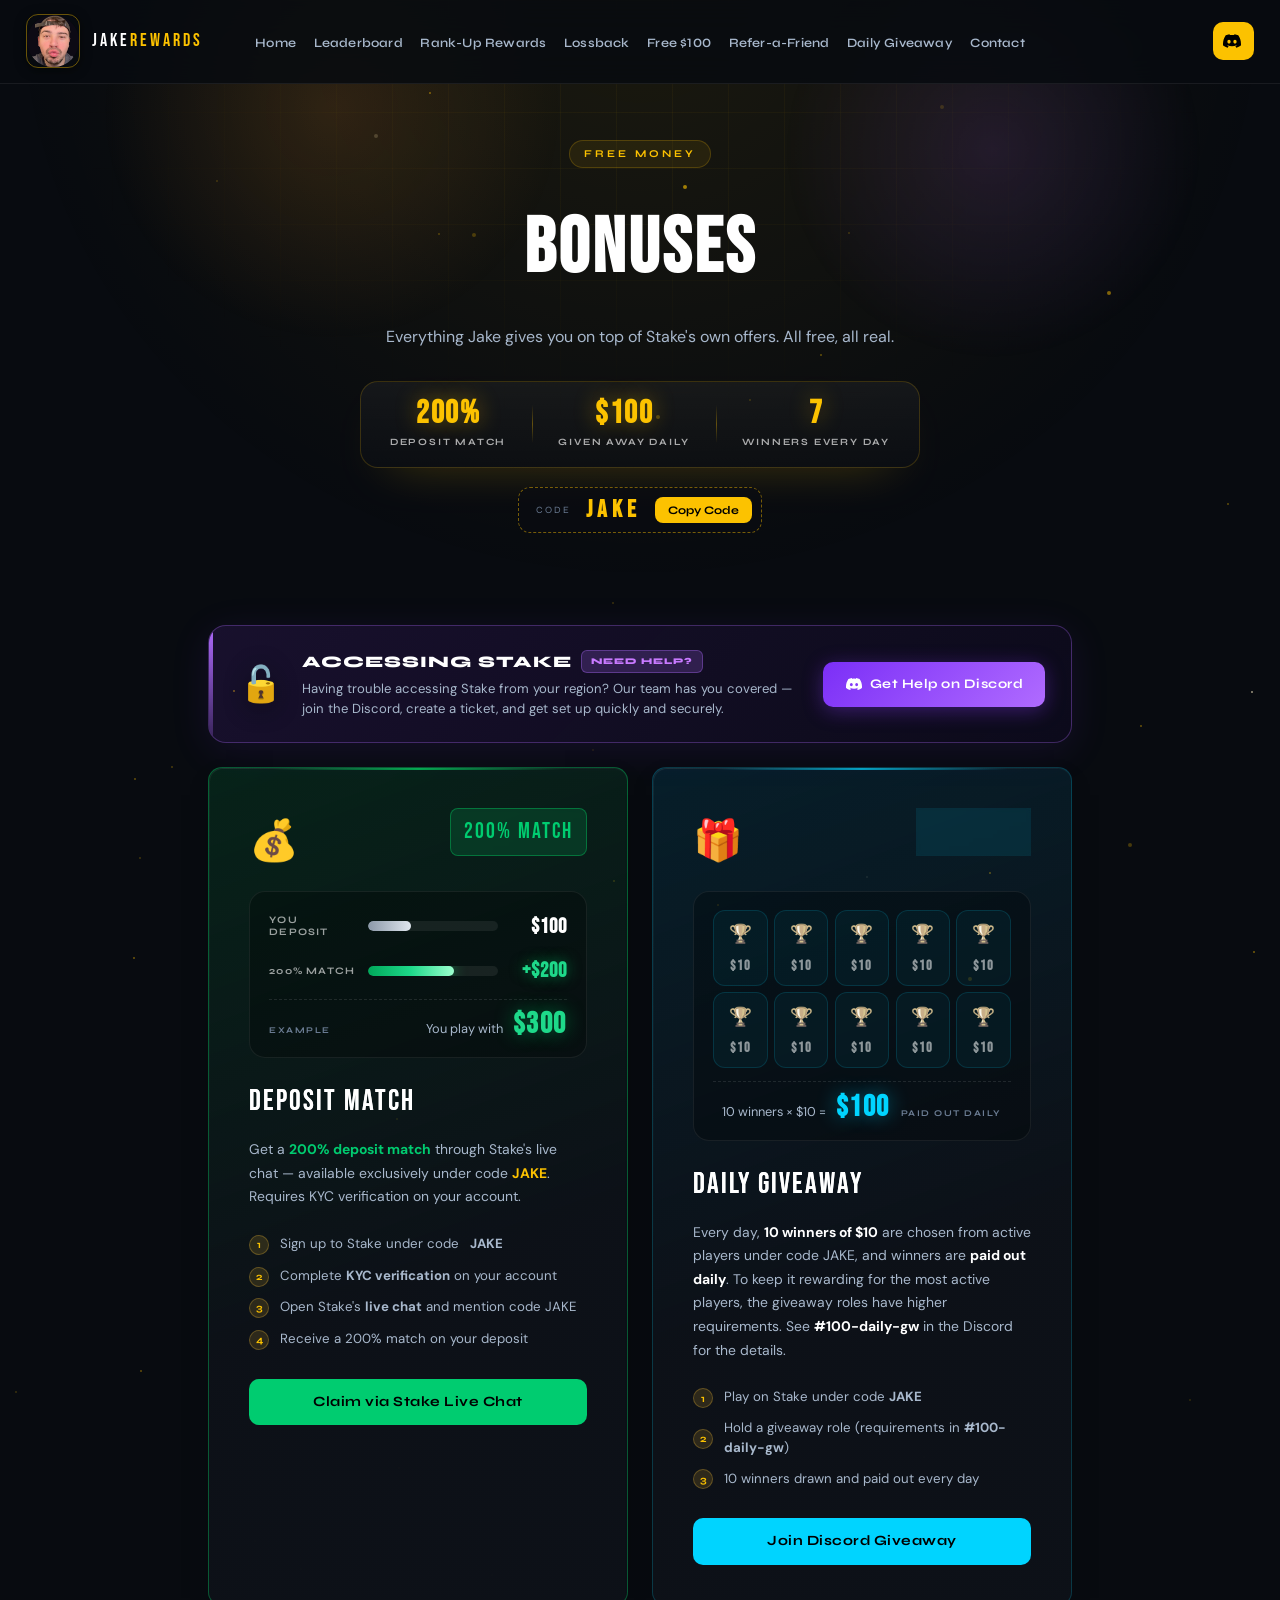
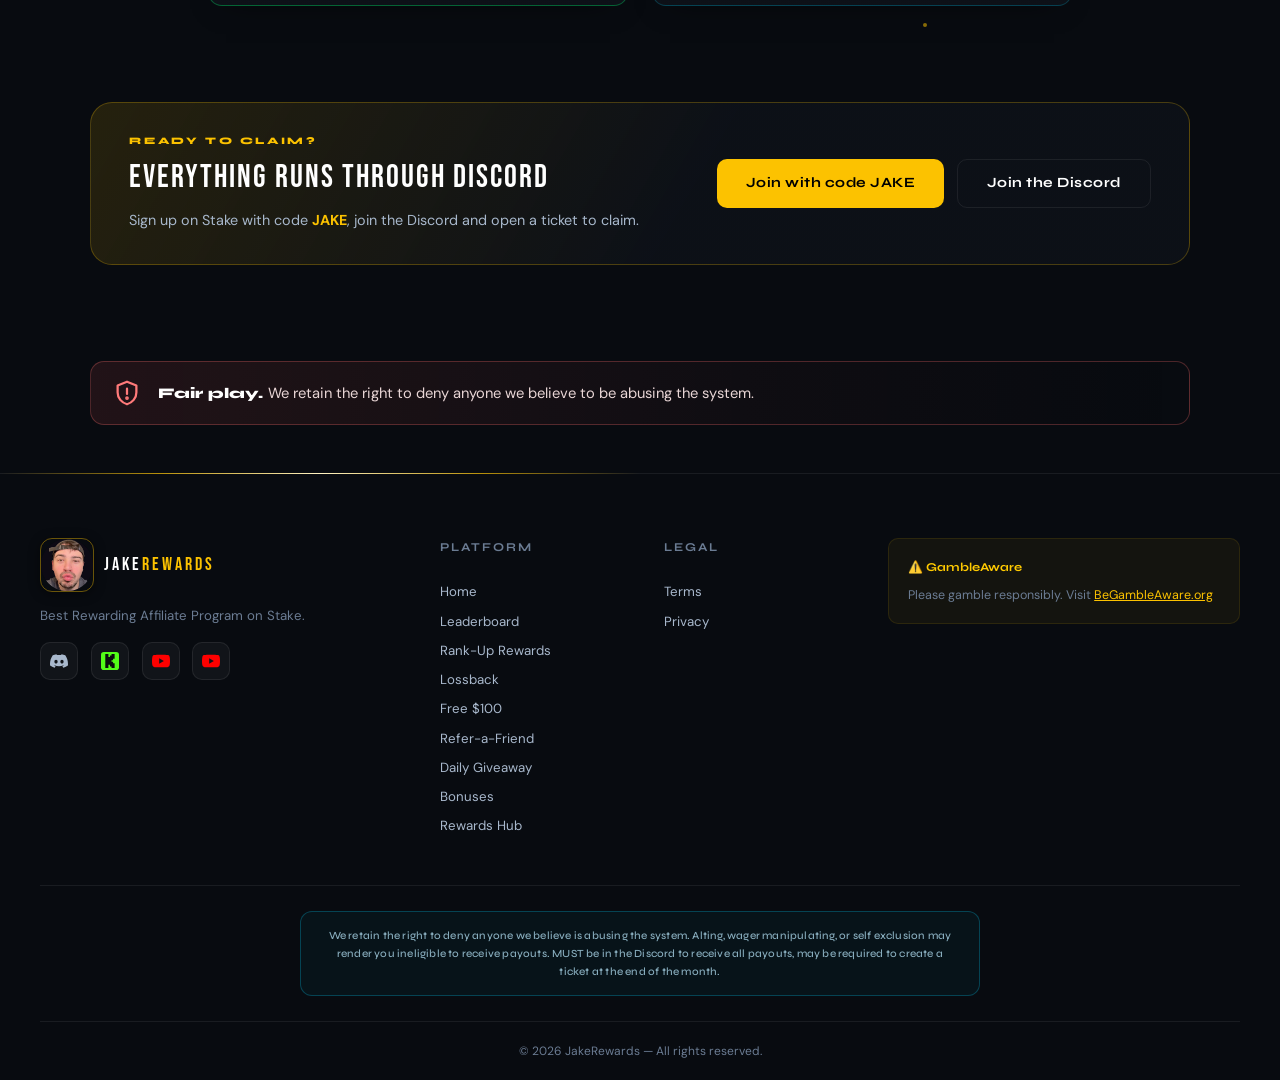
<file: bonuses.html>
<!DOCTYPE html>
<html lang="en">
<head>
  <!-- Google tag (gtag.js) -->
  <script async src="https://www.googletagmanager.com/gtag/js?id=G-GYHZ8BHHX7"></script>
  <script>
    window.dataLayer = window.dataLayer || [];
    function gtag(){dataLayer.push(arguments);}
    gtag('js', new Date());
    gtag('config', 'G-GYHZ8BHHX7');
  </script>
  <meta charset="UTF-8"/>
  <meta name="viewport" content="width=device-width, initial-scale=1.0"/>
  <title>Bonuses — JakeRewards</title>
  <meta name="description" content="Enter the daily $100 giveaway, claim your 200% deposit match and get help accessing Stake. Use code JAKE."/>
  <meta property="og:title" content="Bonuses — JakeRewards"/>
  <meta property="og:description" content="Enter the daily $100 giveaway and claim your 200% deposit match. Use code JAKE."/>
  <meta property="og:image" content="https://jakerewards.com/og-image.png?v=17"/>
  <meta property="og:image:width" content="1200"/>
  <meta property="og:image:height" content="630"/>
  <meta property="og:type" content="website"/>
  <meta property="og:url" content="https://jakerewards.com/"/>
  <meta name="twitter:card" content="summary_large_image"/>
  <meta name="twitter:title" content="Bonuses — JakeRewards"/>
  <meta name="twitter:description" content="Enter the daily $100 giveaway and claim your 200% deposit match. Use code JAKE."/>
  <meta name="twitter:image" content="https://jakerewards.com/og-image.png?v=17"/>
  <link rel="preconnect" href="https://fonts.googleapis.com"/>
  <link href="https://fonts.googleapis.com/css2?family=Bebas+Neue&family=Syne:wght@400;600;700;800&family=DM+Sans:wght@300;400;500&display=swap" rel="stylesheet"/>
  <link rel="stylesheet" href="style.css?v=21"/>
  <link rel="stylesheet" href="motion.css?v=12"/>
  <style>
    .bonus-grid{display:grid;grid-template-columns:repeat(2,minmax(0,420px));justify-content:center;gap:1.5rem;max-width:1400px;margin:0 auto;padding:2rem 2.5rem 6rem;}
    .bonus-card{position:relative;background:var(--card);border:1px solid var(--border);border-radius:var(--radius);padding:2.5rem;opacity:0;transform:translateY(20px);transition:opacity .5s ease,transform .35s cubic-bezier(.2,.7,.2,1),box-shadow .35s ease,border-color .35s ease;box-shadow:0 1px 0 rgba(255,255,255,0.03) inset,0 10px 30px -18px rgba(0,0,0,0.7);}
    .bonus-card.visible{opacity:1;transform:translateY(0);}
    .bonus-card:hover{transform:translateY(-6px);box-shadow:0 1px 0 rgba(255,255,255,0.05) inset,0 24px 50px -22px rgba(0,0,0,0.85);}
    .bonus-card.deposit-match:hover{border-color:rgba(0,255,120,0.5);box-shadow:0 24px 50px -22px rgba(0,0,0,0.85),0 0 36px -10px rgba(0,255,120,0.35);}
    .bonus-card.giveaway:hover{border-color:rgba(0,212,255,0.5);box-shadow:0 24px 50px -22px rgba(0,0,0,0.85),0 0 36px -10px rgba(0,212,255,0.3);}
    /* refined badge + title polish */
    .bonus-amount-badge{backdrop-filter:blur(2px);}
    .bonus-title{background:linear-gradient(180deg,#fff,#cfd6df);-webkit-background-clip:text;background-clip:text;}
    /* soft top sheen line that picks up each card's accent on hover */
    .bonus-card::after{content:"";position:absolute;inset:0;border-radius:inherit;padding:1px;background:linear-gradient(135deg,rgba(255,255,255,0.10),transparent 40%);-webkit-mask:linear-gradient(#000 0 0) content-box,linear-gradient(#000 0 0);-webkit-mask-composite:xor;mask-composite:exclude;opacity:.6;pointer-events:none;transition:opacity .35s ease;}
    .bonus-card:hover::after{opacity:1;}
    .bonus-card.giveaway{border-color:rgba(0,212,255,0.2);background:linear-gradient(135deg,var(--card),rgba(0,212,255,0.03));}
    .bonus-header{display:flex;align-items:flex-start;justify-content:space-between;margin-bottom:1.2rem;gap:1rem;}
    .bonus-icon{font-size:2.5rem;}
    .bonus-amount-badge{background:rgba(230,180,50,0.12);border:1px solid rgba(230,180,50,0.25);color:var(--gold);font-family:var(--font-display);font-size:1.4rem;letter-spacing:2px;padding:.3rem .8rem;border-radius:8px;}
    .bonus-card.giveaway .bonus-amount-badge{background:rgba(0,212,255,0.1);border-color:rgba(0,212,255,0.2);color:var(--accent);}
    .bonus-title{font-family:var(--font-display);font-size:1.8rem;letter-spacing:2px;color:#fff;margin-bottom:.8rem;}
    .bonus-desc{font-size:.87rem;color:var(--text2);line-height:1.7;margin-bottom:1.5rem;}
    .bonus-steps{list-style:none;display:flex;flex-direction:column;gap:.6rem;margin-bottom:1.8rem;}
    .bonus-steps li{display:flex;align-items:center;gap:.7rem;font-size:.83rem;color:var(--text2);line-height:1.5;}
    .step-num{width:20px;height:20px;border-radius:50%;background:rgba(230,180,50,0.15);border:1px solid rgba(230,180,50,0.3);color:var(--gold);font-family:var(--font-head);font-size:.65rem;font-weight:700;display:flex;align-items:center;justify-content:center;flex-shrink:0;margin-top:2px;}
  @media(max-width:560px){
    .bonus-grid{padding:1.5rem 1rem 4rem;gap:1rem;grid-template-columns:repeat(2,1fr);}
  }
  @media(max-width:480px){
    .bonus-grid{grid-template-columns:1fr;}
    .bonus-card{padding:1.2rem;}
  }
  </style>
<style>
/* ===== Bonuses v2 ===== */
.bn-art{position:relative;margin:0 0 1.3rem;padding:1.1rem 1.2rem;border-radius:16px;background:rgba(0,0,0,.28);border:1px solid rgba(255,255,255,.07);overflow:hidden}
.bn-art::after{content:"";position:absolute;inset:0;background:linear-gradient(110deg,transparent 35%,rgba(255,255,255,.06) 50%,transparent 65%);translate:-100% 0;animation:bnSheen 4.5s ease-in-out infinite;pointer-events:none}
@keyframes bnSheen{55%,100%{translate:100% 0}}
.bn-row{display:grid;grid-template-columns:88px 1fr 58px;align-items:center;gap:.7rem;margin-bottom:.7rem}
.bn-row span{font:700 .62rem var(--font-head);letter-spacing:1.2px;text-transform:uppercase;color:rgba(255,255,255,.6)}
.bn-row b{font-family:var(--font-display);font-size:1.3rem;letter-spacing:1px;color:#fff;text-align:right}
.bn-row b.g{color:#1ed98a;text-shadow:0 0 14px rgba(0,220,110,.5)}
.bn-bar{height:10px;border-radius:10px;background:rgba(255,255,255,.07);overflow:hidden}
.bn-bar i{display:block;height:100%;width:0;border-radius:inherit;background:linear-gradient(90deg,#8b98a8,#dfe6ee);transition:width 1.4s cubic-bezier(.16,1,.3,1) var(--d,0s)}
.bn-bar.g i{background:linear-gradient(90deg,#00a85a,#1ed98a,#9dffcf);box-shadow:0 0 14px rgba(0,220,110,.6)}
.bn-art.bn-on .bn-bar i{width:var(--w)}
.bn-total{display:flex;align-items:baseline;justify-content:flex-end;gap:.6rem;padding-top:.6rem;border-top:1px dashed rgba(255,255,255,.1)}
.bn-total small{margin-right:auto;font:700 .55rem var(--font-head);letter-spacing:1.5px;text-transform:uppercase;color:var(--muted)}
.bn-total span{font-size:.8rem;color:var(--text2)}
.bn-total b{font-family:var(--font-display);font-size:1.9rem;letter-spacing:1.5px;line-height:1;color:#1ed98a;text-shadow:0 0 20px rgba(0,220,110,.45)}
.bn-win .bn-total b{color:var(--accent);text-shadow:0 0 20px rgba(0,212,255,.45)}
.bn-win .bn-total small{margin:0 0 0 .1rem}
.bn-win .bn-total{justify-content:center}
.bn-slots{display:grid;grid-template-columns:repeat(5,minmax(0,1fr));gap:.4rem;margin-bottom:.8rem}
.bn-slot{display:flex;flex-direction:column;align-items:center;gap:.25rem;padding:.6rem 0 .5rem;border-radius:12px;background:rgba(0,212,255,.05);border:1px solid rgba(0,212,255,.15);animation:bnSlot 5s ease-in-out infinite;animation-delay:calc(var(--k) * .45s)}
.bn-slot em{font-style:normal;font-size:1.15rem;filter:grayscale(.7);transition:filter .3s}
.bn-slot b{font-family:var(--font-display);font-size:.9rem;letter-spacing:1px;color:rgba(255,255,255,.55)}
@keyframes bnSlot{0%,8%{background:rgba(0,212,255,.05);border-color:rgba(0,212,255,.15);box-shadow:none;scale:1}14%{background:rgba(0,212,255,.2);border-color:rgba(0,212,255,.8);box-shadow:0 0 22px -4px rgba(0,212,255,.8);scale:1.08}24%,70%{background:rgba(0,212,255,.12);border-color:rgba(0,212,255,.5);box-shadow:0 0 14px -6px rgba(0,212,255,.8);scale:1}85%,100%{background:rgba(0,212,255,.05);border-color:rgba(0,212,255,.15);box-shadow:none}}
.bn-slot{--lit:0}
.asb-icon{display:inline-block;transform-origin:50% 80%;animation:bnLock 4s ease-in-out infinite}
@keyframes bnLock{0%,70%,100%{rotate:0deg}75%{rotate:-14deg}80%{rotate:12deg}85%{rotate:-8deg}90%{rotate:4deg}}
.bonus-card .btn-primary{width:100%;justify-content:center}
@media (max-width:560px){.bn-row{grid-template-columns:74px 1fr 50px}.bn-slot em{font-size:.85rem}.bn-slot b{font-size:.7rem}.bn-slots{gap:.25rem}}
@media (prefers-reduced-motion:reduce){.bn-art::after,.bn-slot,.asb-icon{animation:none}.bn-bar i{width:var(--w)!important}}
</style>
<script>
(function(){
  function go(){
    var arts=document.querySelectorAll('.bn-art');
    if(!('IntersectionObserver' in window)){arts.forEach(function(a){a.classList.add('bn-on');});return;}
    var io=new IntersectionObserver(function(es){es.forEach(function(e){if(e.isIntersecting){e.target.classList.add('bn-on');io.unobserve(e.target);}});},{threshold:.4});
    arts.forEach(function(a){io.observe(a);});
  }
  if(document.readyState==='loading') document.addEventListener('DOMContentLoaded',go); else go();
})();
</script>
<style>
/* "2x DOUBLED" ribbon (October promo, no longer shown) */
.bn-badges{display:flex;align-items:center;gap:.5rem;flex-wrap:wrap;justify-content:flex-end}
.bn-2x{display:inline-flex;align-items:baseline;gap:.35rem;padding:.32rem .7rem;border-radius:999px;font:400 1.05rem/1 var(--font-display);letter-spacing:1px;color:#001a22;background:linear-gradient(135deg,#7cf3ff,#00d4ff 55%,#00a6d6);box-shadow:0 0 0 0 rgba(0,212,255,.55);animation:bn2xPulse 2.4s ease-in-out infinite;position:relative;overflow:hidden}
.bn-2x small{font:800 .58rem var(--font-head);letter-spacing:1.6px}
.bn-2x::after{content:"";position:absolute;inset:0;background:linear-gradient(110deg,transparent 35%,rgba(255,255,255,.7) 50%,transparent 65%);translate:-120% 0;animation:bn2xShine 3.2s ease-in-out 1s infinite}
@keyframes bn2xPulse{0%,100%{box-shadow:0 0 0 0 rgba(0,212,255,.5)}50%{box-shadow:0 0 0 8px rgba(0,212,255,0)}}
@keyframes bn2xShine{0%{translate:-120% 0}55%,100%{translate:120% 0}}
@media (prefers-reduced-motion:reduce){.bn-2x,.bn-2x::after{animation:none}}
</style>
</head>
<body>
<div id="jm-veil" aria-hidden="true"></div>
<div id="scroll-bar"></div>
<nav class="nav">
  <a href="index.html" class="nav-logo">
    <img src="logo.png" class="logo-img" alt="Jake Rewards logo" width="40" height="40">
    <span class="logo-text">JAKE<span class="logo-accent">REWARDS</span></span>
  </a>
  <ul class="nav-links">
    <li><a href="index.html">Home</a></li>
    <li><a href="leaderboard.html">Leaderboard</a></li>
    <li><a href="rankrewards.html">Rank-Up Rewards</a></li>
    <li><a href="lossback.html">Lossback</a></li>
    <li><a href="free100.html">Free $100</a></li>
    <li><a href="refer.html">Refer-a-Friend</a></li>
    <li><a href="giveaway.html">Daily Giveaway</a></li>
    <li><a href="https://discord.com/invite/jakethedegen" target="_blank" rel="noopener">Contact</a></li>
  </ul>
  <a href="https://discord.com/invite/jakethedegen" target="_blank" class="nav-cta" aria-label="Discord"><svg width="16" height="16" viewBox="0 0 24 24" fill="currentColor" xmlns="http://www.w3.org/2000/svg"><path d="M20.317 4.369a19.79 19.79 0 0 0-4.885-1.515.074.074 0 0 0-.079.037c-.211.375-.444.864-.608 1.249a18.27 18.27 0 0 0-5.487 0 12.6 12.6 0 0 0-.617-1.249.077.077 0 0 0-.079-.037A19.736 19.736 0 0 0 3.677 4.369a.07.07 0 0 0-.032.027C.533 9.046-.32 13.58.099 18.057a.082.082 0 0 0 .031.057 19.9 19.9 0 0 0 5.993 3.03.078.078 0 0 0 .084-.028c.462-.63.874-1.295 1.226-1.994a.076.076 0 0 0-.041-.106 13.107 13.107 0 0 1-1.872-.892.077.077 0 0 1-.008-.128c.126-.094.252-.192.372-.291a.074.074 0 0 1 .077-.01c3.928 1.793 8.18 1.793 12.062 0a.074.074 0 0 1 .078.009c.12.099.246.198.373.292a.077.077 0 0 1-.006.127 12.3 12.3 0 0 1-1.873.892.077.077 0 0 0-.041.107c.36.698.772 1.362 1.225 1.993a.076.076 0 0 0 .084.028 19.84 19.84 0 0 0 6.002-3.03.077.077 0 0 0 .032-.054c.5-5.177-.838-9.674-3.549-13.66a.061.061 0 0 0-.031-.028zM8.02 15.331c-1.183 0-2.157-1.085-2.157-2.419 0-1.333.956-2.419 2.157-2.419 1.21 0 2.176 1.096 2.157 2.42 0 1.333-.956 2.418-2.157 2.418zm7.975 0c-1.183 0-2.157-1.085-2.157-2.419 0-1.333.955-2.419 2.157-2.419 1.21 0 2.176 1.096 2.157 2.42 0 1.333-.946 2.418-2.157 2.418z"/></svg>Discord</a>
  <button class="nav-hamburger" onclick="toggleMobile()" aria-label="Open menu" aria-controls="mobile-nav">☰</button>
</nav>
<div class="mobile-nav" id="mobile-nav">
  <a href="index.html" style="--i:0"><span>Home</span></a>
  <a href="leaderboard.html" style="--i:1"><span>Leaderboard</span></a>
  <a href="rankrewards.html" style="--i:2"><span>Rank-Up Rewards</span></a>
  <a href="lossback.html" style="--i:3"><span>Lossback</span></a>
  <a href="free100.html" style="--i:4"><span>Free $100</span></a>
  <a href="refer.html" style="--i:5"><span>Refer-a-Friend</span></a>
  <a href="giveaway.html" style="--i:6"><span>Daily Giveaway</span></a>
  <a href="https://discord.com/invite/jakethedegen" target="_blank" rel="noopener" style="--i:7"><span>Contact (Discord)</span></a>
</div>

<div class="page-hero">
  <div class="section-tag">Free Money</div>
  <h1>BONUSES</h1>
  <p>Everything Jake gives you on top of Stake's own offers. All free, all real.</p>
  <div class="pg-strip">
    <div class="pg-stat"><b>200%</b><span>Deposit match</span></div><i></i>
    <div class="pg-stat"><b>$100</b><span>Given away daily</span></div><i></i>
    <div class="pg-stat"><b>7</b><span>Winners every day</span></div>
  </div>
  <button type="button" class="pg-code" onclick="pgCopy(this)" aria-label="Copy code JAKE"><span class="pg-code-k">Code</span><b>JAKE</b><span class="pg-code-c">Copy Code</span></button>
</div>

<div class="bonus-grid">
  <!-- ACCESSING STAKE — moved to top, slimmer horizontal layout (big selling point) -->
  <div class="access-stake-banner-new">
    <canvas id="help-coins" style="position:absolute;inset:0;width:100%;height:100%;pointer-events:none;z-index:0;opacity:.5;"></canvas>
    <div class="asb-left-accent"></div>
    <div class="asb-body">
      <span class="asb-icon">🔓</span>
      <div class="asb-content">
        <div class="asb-title">
          ACCESSING STAKE
          <span class="asb-badge">NEED HELP?</span>
        </div>
        <div class="asb-desc">Having trouble accessing Stake from your region? Our team has you covered — join the Discord, create a ticket, and get set up quickly and securely.</div>
      </div>
      <a href="https://discord.com/invite/jakethedegen" target="_blank" class="asb-cta">
        <svg width="16" height="16" viewBox="0 0 24 24" fill="currentColor"><path d="M20.317 4.369a19.79 19.79 0 0 0-4.885-1.515.074.074 0 0 0-.079.037c-.211.375-.444.864-.608 1.249a18.27 18.27 0 0 0-5.487 0 12.6 12.6 0 0 0-.617-1.249.077.077 0 0 0-.079-.037A19.736 19.736 0 0 0 3.677 4.369a.07.07 0 0 0-.032.027C.533 9.046-.32 13.58.099 18.057a.082.082 0 0 0 .031.057 19.9 19.9 0 0 0 5.993 3.03.078.078 0 0 0 .084-.028c.462-.63.874-1.295 1.226-1.994a.076.076 0 0 0-.041-.106 13.107 13.107 0 0 1-1.872-.892.077.077 0 0 1-.008-.128c.126-.094.252-.192.372-.291a.074.074 0 0 1 .077-.01c3.928 1.793 8.18 1.793 12.062 0a.074.074 0 0 1 .078.009c.12.099.246.198.373.292a.077.077 0 0 1-.006.127 12.3 12.3 0 0 1-1.873.892.077.077 0 0 0-.041.107c.36.698.772 1.362 1.225 1.993a.076.076 0 0 0 .084.028 19.84 19.84 0 0 0 6.002-3.03.077.077 0 0 0 .032-.054c.5-5.177-.838-9.674-3.549-13.66a.061.061 0 0 0-.031-.028zM8.02 15.331c-1.183 0-2.157-1.085-2.157-2.419 0-1.333.956-2.419 2.157-2.419 1.21 0 2.176 1.096 2.157 2.42 0 1.333-.956 2.418-2.157 2.418zm7.975 0c-1.183 0-2.157-1.085-2.157-2.419 0-1.333.955-2.419 2.157-2.419 1.21 0 2.176 1.096 2.157 2.42 0 1.333-.946 2.418-2.157 2.418z"/></svg>
        Get Help on Discord
      </a>
    </div>
  </div>

  <!-- 200% DEPOSIT MATCH — Jake's biggest offer, placed first -->
  <div class="bonus-card deposit-match" style="position:relative;overflow:hidden;border-color:rgba(0,255,120,0.3);background:linear-gradient(160deg,rgba(0,180,80,0.14) 0%,rgba(13,17,24,0.98) 60%);">
    <div style="position:absolute;top:0;left:15%;right:15%;height:2px;background:linear-gradient(90deg,transparent,rgba(0,220,100,0.7),transparent);border-radius:0 0 4px 4px;pointer-events:none;z-index:2;"></div>
    <canvas id="deposit-coins" style="position:absolute;inset:0;width:100%;height:100%;pointer-events:none;z-index:0;"></canvas>
    <div style="position:relative;z-index:1;">
    <div class="bonus-header">
      <div class="bonus-icon" style="animation:iconBounce 2s ease-in-out infinite 0.3s;">💰</div>
      <div class="bonus-amount-badge" style="background:rgba(0,255,120,0.12);border-color:rgba(0,255,120,0.3);color:#00cc70;animation:goldPulse 2s ease-in-out infinite;">200% MATCH</div>
    </div>
    <div class="bn-art bn-dep" aria-hidden="true">
      <div class="bn-row"><span>You deposit</span><div class="bn-bar"><i style="--w:33.3%"></i></div><b>$100</b></div>
      <div class="bn-row"><span>200% match</span><div class="bn-bar g"><i style="--w:66.6%;--d:.35s"></i></div><b class="g">+$200</b></div>
      <div class="bn-total"><small>Example</small><span>You play with</span><b>$300</b></div>
    </div>
    <div class="bonus-title">DEPOSIT MATCH</div>
    <div class="bonus-desc">Get a <strong style="color:#00cc70">200% deposit match</strong> through Stake's live chat — available exclusively under code <strong style="color:var(--gold)">JAKE</strong>. Requires KYC verification on your account.</div>
    <ul class="bonus-steps">
      <li><div class="step-num">1</div>Sign up to Stake under code <strong>JAKE</strong></li>
      <li><div class="step-num">2</div><span>Complete <strong>KYC verification</strong> on your account</span></li>
      <li><div class="step-num">3</div><span>Open Stake's <strong>live chat</strong> and mention code JAKE</span></li>
      <li><div class="step-num">4</div>Receive a 200% match on your deposit</li>
    </ul>
    <a href="https://stake.com/?c=JAKE" target="_blank" class="btn-primary" style="background:#00cc70;color:#000;">Claim via Stake Live Chat</a>
    </div>
  </div>

  <div class="bonus-card giveaway" style="position:relative;overflow:hidden;background:linear-gradient(160deg,rgba(0,150,200,0.14) 0%,rgba(13,17,24,0.98) 60%);">
    <div style="position:absolute;top:0;left:15%;right:15%;height:2px;background:linear-gradient(90deg,transparent,rgba(0,212,255,0.7),transparent);border-radius:0 0 4px 4px;pointer-events:none;z-index:2;"></div>
    <canvas id="giveaway-coins" style="position:absolute;inset:0;width:100%;height:100%;pointer-events:none;z-index:0;"></canvas>
    <div style="position:relative;z-index:1;">
    <div class="bonus-header">
      <div class="bonus-icon">🎁</div>
      <div class="bn-badges"><div class="bonus-amount-badge">$100/DAY</div></div>
    </div>
    <div class="bn-art bn-win" aria-hidden="true">
      <div class="bn-slots">
        <div class="bn-slot" style="--k:0"><em>🏆</em><b>$10</b></div><div class="bn-slot" style="--k:1"><em>🏆</em><b>$10</b></div><div class="bn-slot" style="--k:2"><em>🏆</em><b>$10</b></div><div class="bn-slot" style="--k:3"><em>🏆</em><b>$10</b></div><div class="bn-slot" style="--k:4"><em>🏆</em><b>$10</b></div><div class="bn-slot" style="--k:5"><em>🏆</em><b>$10</b></div><div class="bn-slot" style="--k:6"><em>🏆</em><b>$10</b></div><div class="bn-slot" style="--k:7"><em>🏆</em><b>$10</b></div><div class="bn-slot" style="--k:8"><em>🏆</em><b>$10</b></div><div class="bn-slot" style="--k:9"><em>🏆</em><b>$10</b></div>
      </div>
      <div class="bn-total"><span>10 winners × $10 =</span><b>$100</b><small>paid out daily</small></div>
    </div>
    <div class="bonus-title">DAILY GIVEAWAY</div>
    <div class="bonus-desc">Every day, <strong style="color:#fff">10 winners of $10</strong> are chosen from active players under code JAKE, and winners are <strong style="color:#fff">paid out daily</strong>. To keep it rewarding for the most active players, the giveaway roles have higher requirements. See <strong style="color:#fff">#100-daily-gw</strong> in the Discord for the details.</div>
    <ul class="bonus-steps">
      <li><div class="step-num">1</div><span>Play on Stake under code <strong>JAKE</strong></span></li>
      <li><div class="step-num">2</div><span>Hold a giveaway role (requirements in <strong>#100-daily-gw</strong>)</span></li>
      <li><div class="step-num">3</div>10 winners drawn and paid out every day</li>
    </ul>
    <a href="https://discord.com/invite/jakethedegen" target="_blank" class="btn-primary" style="background:var(--accent);color:#000;">Join Discord Giveaway</a>
    </div>
  </div>

</div>

<div class="pg-start">
  <div>
    <div class="pg-tag">Ready to claim?</div>
    <h3>Everything runs through Discord</h3>
    <p>Sign up on Stake with code <b>JAKE</b>, join the Discord and open a ticket to claim.</p>
  </div>
  <div class="pg-start-btns">
    <a href="https://stake.com/?c=JAKE" target="_blank" rel="noopener" class="btn-primary">Join with code JAKE</a>
    <a href="https://discord.com/invite/jakethedegen" target="_blank" rel="noopener" class="btn-ghost">Join the Discord</a>
  </div>
</div>

<aside class="jr-deny" role="note">
  <svg width="30" height="30" viewBox="0 0 24 24" fill="none" stroke="currentColor" stroke-width="1.8" stroke-linecap="round" stroke-linejoin="round" aria-hidden="true"><path d="M12 3l7.5 3v5.5c0 4.6-3.2 8.3-7.5 9.5-4.3-1.2-7.5-4.9-7.5-9.5V6L12 3z"/><path d="M12 8.5v4.2"/><circle cx="12" cy="16" r=".6" fill="currentColor"/></svg>
  <p><b>Fair play.</b>We retain the right to deny anyone we believe to be abusing the system.</p>
</aside>
<footer class="footer">
  <div class="footer-inner">
    <div class="footer-brand">
      <div class="footer-logo"><img src="logo.png" class="logo-img" alt="Jake Rewards logo" width="40" height="40"><span class="logo-text">JAKE<span class="logo-accent">REWARDS</span></span></div>
      <p class="footer-tagline">Best Rewarding Affiliate Program on Stake.</p>
      <div class="footer-socials">
        <a href="https://discord.com/invite/jakethedegen" target="_blank" class="fs-discord" title="Discord"><svg viewBox="0 0 24 24" fill="currentColor" xmlns="http://www.w3.org/2000/svg"><path d="M20.317 4.369a19.79 19.79 0 0 0-4.885-1.515.074.074 0 0 0-.079.037c-.211.375-.444.864-.608 1.249a18.27 18.27 0 0 0-5.487 0 12.6 12.6 0 0 0-.617-1.249.077.077 0 0 0-.079-.037A19.736 19.736 0 0 0 3.677 4.369a.07.07 0 0 0-.032.027C.533 9.046-.32 13.58.099 18.057a.082.082 0 0 0 .031.057 19.9 19.9 0 0 0 5.993 3.03.078.078 0 0 0 .084-.028c.462-.63.874-1.295 1.226-1.994a.076.076 0 0 0-.041-.106 13.107 13.107 0 0 1-1.872-.892.077.077 0 0 1-.008-.128c.126-.094.252-.192.372-.291a.074.074 0 0 1 .077-.01c3.928 1.793 8.18 1.793 12.062 0a.074.074 0 0 1 .078.009c.12.099.246.198.373.292a.077.077 0 0 1-.006.127 12.3 12.3 0 0 1-1.873.892.077.077 0 0 0-.041.107c.36.698.772 1.362 1.225 1.993a.076.076 0 0 0 .084.028 19.84 19.84 0 0 0 6.002-3.03.077.077 0 0 0 .032-.054c.5-5.177-.838-9.674-3.549-13.66a.061.061 0 0 0-.031-.028zM8.02 15.331c-1.183 0-2.157-1.085-2.157-2.419 0-1.333.956-2.419 2.157-2.419 1.21 0 2.176 1.096 2.157 2.42 0 1.333-.956 2.418-2.157 2.418zm7.975 0c-1.183 0-2.157-1.085-2.157-2.419 0-1.333.955-2.419 2.157-2.419 1.21 0 2.176 1.096 2.157 2.42 0 1.333-.946 2.418-2.157 2.418z"/></svg></a>
        <a href="https://kick.com/itsjakeuwu" target="_blank" class="fs-kick" title="Kick"><svg viewBox="0 0 256 256" fill="none" xmlns="http://www.w3.org/2000/svg"><rect width="256" height="256" rx="40" fill="currentColor" style="color:#53FC18"/><path transform="translate(61,28) scale(0.82)" fill="#0a0d0e" d="M0 0h54v54h27v-27h27v-27h54v81h-27v27h-27v27h27v27h27v81h-54v-27h-27v-27h-27v54h-54Z"/></svg></a>
        <a href="https://www.youtube.com/@itsjakex" target="_blank" class="fs-youtube" title="YouTube"><svg viewBox="0 0 24 24" fill="currentColor" xmlns="http://www.w3.org/2000/svg" style="color:#FF0000"><path d="M23.498 6.186a3.016 3.016 0 0 0-2.122-2.136C19.505 3.545 12 3.545 12 3.545s-7.505 0-9.377.505A3.017 3.017 0 0 0 .502 6.186C0 8.07 0 12 0 12s0 3.93.502 5.814a3.016 3.016 0 0 0 2.122 2.136c1.871.505 9.376.505 9.376.505s7.505 0 9.377-.505a3.015 3.015 0 0 0 2.122-2.136C24 15.93 24 12 24 12s0-3.93-.502-5.814zM9.545 15.568V8.432L15.818 12l-6.273 3.568z"/></svg></a>
        <a href="https://www.youtube.com/@jakeplaysbj" target="_blank" class="fs-youtube" title="YouTube (BJ)"><svg viewBox="0 0 24 24" fill="currentColor" xmlns="http://www.w3.org/2000/svg" style="color:#FF0000"><path d="M23.498 6.186a3.016 3.016 0 0 0-2.122-2.136C19.505 3.545 12 3.545 12 3.545s-7.505 0-9.377.505A3.017 3.017 0 0 0 .502 6.186C0 8.07 0 12 0 12s0 3.93.502 5.814a3.016 3.016 0 0 0 2.122 2.136c1.871.505 9.376.505 9.376.505s7.505 0 9.377-.505a3.015 3.015 0 0 0 2.122-2.136C24 15.93 24 12 24 12s0-3.93-.502-5.814zM9.545 15.568V8.432L15.818 12l-6.273 3.568z"/></svg></a>
      </div>
    </div>
    <div class="footer-col"><h4>Platform</h4><a href="index.html">Home</a><a href="leaderboard.html">Leaderboard</a><a href="rankrewards.html">Rank-Up Rewards</a><a href="lossback.html">Lossback</a><a href="free100.html">Free $100</a><a href="refer.html">Refer-a-Friend</a><a href="giveaway.html">Daily Giveaway</a><a href="bonuses.html">Bonuses</a><a href="rewards.html">Rewards Hub</a></div>
    <div class="footer-col"><h4>Legal</h4><a href="terms.html">Terms</a><a href="privacy.html">Privacy</a></div>
    <div class="footer-responsible"><div class="responsible-badge">⚠️ GambleAware</div><p>Please gamble responsibly. Visit <a href="https://www.begambleaware.org/" target="_blank">BeGambleAware.org</a></p></div>
  </div>
  <div class="footer-disclaimer-wrap">
    <div class="footer-disclaimer">We retain the right to deny anyone we believe is abusing the system. Alting, wager manipulating, or self exclusion may render you ineligible to receive payouts. MUST be in the Discord to receive all payouts, may be required to create a ticket at the end of the month.</div>
  </div>
  <div class="footer-bottom">© 2026 JakeRewards — All rights reserved.</div>
</footer>
<style>
@keyframes iconBounce{0%,100%{transform:translateY(0) rotate(-5deg)}50%{transform:translateY(-8px) rotate(5deg)}}
@keyframes goldPulse{0%,100%{box-shadow:0 0 0 0 rgba(230,180,50,0.4)}50%{box-shadow:0 0 20px 4px rgba(230,180,50,0.2)}}
@keyframes btnShine{0%,100%{box-shadow:0 0 0 0 rgba(230,180,50,0)}50%{box-shadow:0 6px 24px rgba(230,180,50,0.4)}}
@keyframes floatCoin{0%{transform:translateY(-10px) rotate(0deg);opacity:1}100%{transform:translateY(320px) rotate(720deg);opacity:0}}
</style>
<script>
function toggleMobile(){document.getElementById('mobile-nav').classList.toggle('open');}
const obs=new IntersectionObserver(e=>{e.forEach(x=>{if(x.isIntersecting)x.target.classList.add('visible');});},{threshold:0.1});
document.querySelectorAll('.bonus-card').forEach(el=>obs.observe(el));

// Optimized coin rain — capped, no per-frame shadowBlur, pauses when off-screen/hidden
const _rains=[];   // registry of all rains so we can globally pause when tab hidden
function makeCoinRain(canvasId, palette){
  const canvas=document.getElementById(canvasId);
  if(!canvas)return;
  const parent=canvas.parentElement;
  const ctx=canvas.getContext('2d',{alpha:true});
  const MAX_COINS=18;          // hard cap prevents unbounded growth
  const SPAWN_EVERY=26;        // frames between spawns
  let W=0,H=0;
  function resize(){W=parent.offsetWidth;H=parent.offsetHeight;canvas.width=W;canvas.height=H;}
  resize();
  window.addEventListener('resize',resize);
  if(window.ResizeObserver){const ro=new ResizeObserver(resize);ro.observe(parent);}
  const coins=[];
  const syms=['$','\u20BF','\u039E','\u25CE'];   // lightweight glyphs (emoji removed — they were the heaviest to draw)
  function spawn(){
    if(coins.length>=MAX_COINS)return;
    coins.push({x:Math.random()*W,y:-20,vy:0.25+Math.random()*0.55,vx:(Math.random()-.5)*0.4,rot:Math.random()*360,rotV:(Math.random()-.5)*4,sym:syms[(Math.random()*syms.length)|0],col:palette[(Math.random()*palette.length)|0],size:10+Math.random()*7,alpha:0.55+Math.random()*0.3});
  }
  let t=0, running=true, rafId=null;
  function draw(){
    if(!running){rafId=null;return;}
    ctx.clearRect(0,0,W,H);
    if((++t%SPAWN_EVERY)===0)spawn();
    for(let i=coins.length-1;i>=0;i--){
      const c=coins[i];
      c.y+=c.vy;c.x+=c.vx;c.rot+=c.rotV;
      if(c.y>H+20){coins.splice(i,1);continue;}
      ctx.save();
      ctx.globalAlpha=c.alpha*(1-c.y/H*0.5);
      ctx.translate(c.x,c.y);
      ctx.rotate(c.rot*0.01745329);
      ctx.font='bold '+c.size+'px monospace';
      ctx.fillStyle=c.col+'0.85)';
      ctx.textAlign='center';
      ctx.textBaseline='middle';
      ctx.fillText(c.sym,0,0);   // no shadowBlur — the single biggest perf win
      ctx.restore();
    }
    rafId=requestAnimationFrame(draw);
  }
  const api={
    start(){if(!running){running=true;if(!rafId)rafId=requestAnimationFrame(draw);}},
    stop(){running=false;}
  };
  // Pause this rain whenever its card scrolls out of view (saves CPU/GPU)
  if(window.IntersectionObserver){
    const vis=new IntersectionObserver(es=>{es.forEach(e=>{e.isIntersecting?api.start():api.stop();});},{threshold:0});
    vis.observe(parent);
  }
  _rains.push(api);
  draw();
  return api;
}
// Pause ALL rains when the tab is hidden, resume when visible
document.addEventListener('visibilitychange',()=>{
  if(document.hidden){_rains.forEach(r=>r.stop());}
  else{_rains.forEach(r=>r.start());}
});
function watchCard(selector, canvasId, palette){
  const card=document.querySelector(selector);
  if(!card)return;
  const o=new IntersectionObserver(entries=>{entries.forEach(e=>{if(e.isIntersecting){makeCoinRain(canvasId,palette);o.disconnect();}});},{threshold:0.2});
  o.observe(card);
}
// Green for deposit-match, gold for signup, cyan for giveaway, purple for help
watchCard('.bonus-card.deposit-match','deposit-coins',['rgba(0,220,100,','rgba(0,255,120,','rgba(100,255,160,','rgba(255,255,255,']);
watchCard('.bonus-card.giveaway','giveaway-coins',['rgba(0,212,255,','rgba(0,180,220,','rgba(80,230,255,','rgba(255,255,255,']);
watchCard('.bonus-card:not(.giveaway):not(.deposit-match)','help-coins',['rgba(180,100,255,','rgba(200,120,255,','rgba(140,80,220,','rgba(255,255,255,']);
</script>
<!-- GA4 conversion event tracking -->
<script>
(function(){
  function track(name, params){
    if(typeof gtag === 'function'){ gtag('event', name, params || {}); }
  }
  document.addEventListener('click', function(e){
    var el = e.target.closest('a, button');
    if(!el) return;
    var href = (el.getAttribute('href') || '').toLowerCase();
    var txt  = (el.textContent || '').trim().slice(0, 50);

    // 1) Affiliate code copied
    if(el.classList.contains('code-copy-btn') || /copy code/i.test(txt)){
      track('affiliate_code_copied', { code: 'JAKE', page: document.title });
      return;
    }
    // 2) Stake affiliate link click — the real signup conversion
    if(href.indexOf('stake.com') > -1){
      track('stake_signup_click', { link_text: txt, link_url: href, page: document.title });
      return;
    }
    // 3) Discord link click (claim ticket / join / get started)
    if(href.indexOf('discord.com/invite') > -1 || href.indexOf('discord.gg') > -1){
      var label = /claim/i.test(txt) ? 'claim_button'
                : /get started/i.test(txt) ? 'get_started'
                : 'discord_join';
      track('discord_click', { button_text: txt, label: label, page: document.title });
      return;
    }
  }, true);
})();
</script>
<!-- Scroll progress bar -->
<script>
(function(){
  var bar=document.getElementById('scroll-bar');
  if(bar){window.addEventListener('scroll',function(){var s=document.documentElement.scrollTop||document.body.scrollTop;var t=(document.documentElement.scrollHeight-window.innerHeight)||1;bar.style.width=Math.min(100,(s/t)*100)+'%';},{passive:true});}
})();
</script>
<!-- Mobile bottom nav -->
<nav id="mobile-bottom-nav" aria-label="Quick links">
  <a href="index.html" class="mbn-item">
    <span class="mbn-icon">🏠</span><span>Home</span>
  </a>
  <a href="leaderboard.html" class="mbn-item">
    <span class="mbn-icon">🏆</span><span>Leaderboard</span>
  </a>
  <a href="free100.html" class="mbn-item">
    <span class="mbn-icon">🎁</span><span>Free $100</span>
  </a>
  <a href="giveaway.html" class="mbn-item">
    <span class="mbn-icon">🎉</span><span>Giveaway</span>
  </a>
  <a href="https://discord.com/invite/jakethedegen" class="mbn-item" target="_blank" rel="noopener">
    <span class="mbn-icon">💬</span><span>Discord</span>
  </a>
</nav>

<!-- Back to top button -->
<button id="back-to-top" aria-label="Back to top" onclick="window.scrollTo({top:0,behavior:'smooth'})">▲</button>
<!-- Back to top + mobile bottom nav active state -->
<script>
(function(){
  // Back to top — show after scrolling 400px
  var btn=document.getElementById('back-to-top');
  if(btn){
    window.addEventListener('scroll',function(){
      if((document.documentElement.scrollTop||document.body.scrollTop)>400){
        btn.classList.add('visible');
      } else {
        btn.classList.remove('visible');
      }
    },{passive:true});
  }
  // Mobile bottom nav — mark active item by matching current page
  var path=window.location.pathname.split('/').pop()||'index.html';
  var pageMap={'index.html':'home','leaderboard.html':'leaderboard','bonuses.html':'bonuses'};
  var activePage=pageMap[path];
  if(activePage){
    var items=document.querySelectorAll('.mbn-item[data-page]');
    items.forEach(function(item){
      if(item.dataset.page===activePage) item.classList.add('active');
    });
  }
})();
</script>
<script src="motion.js?v=10"></script>
</body>
</html>
</file>
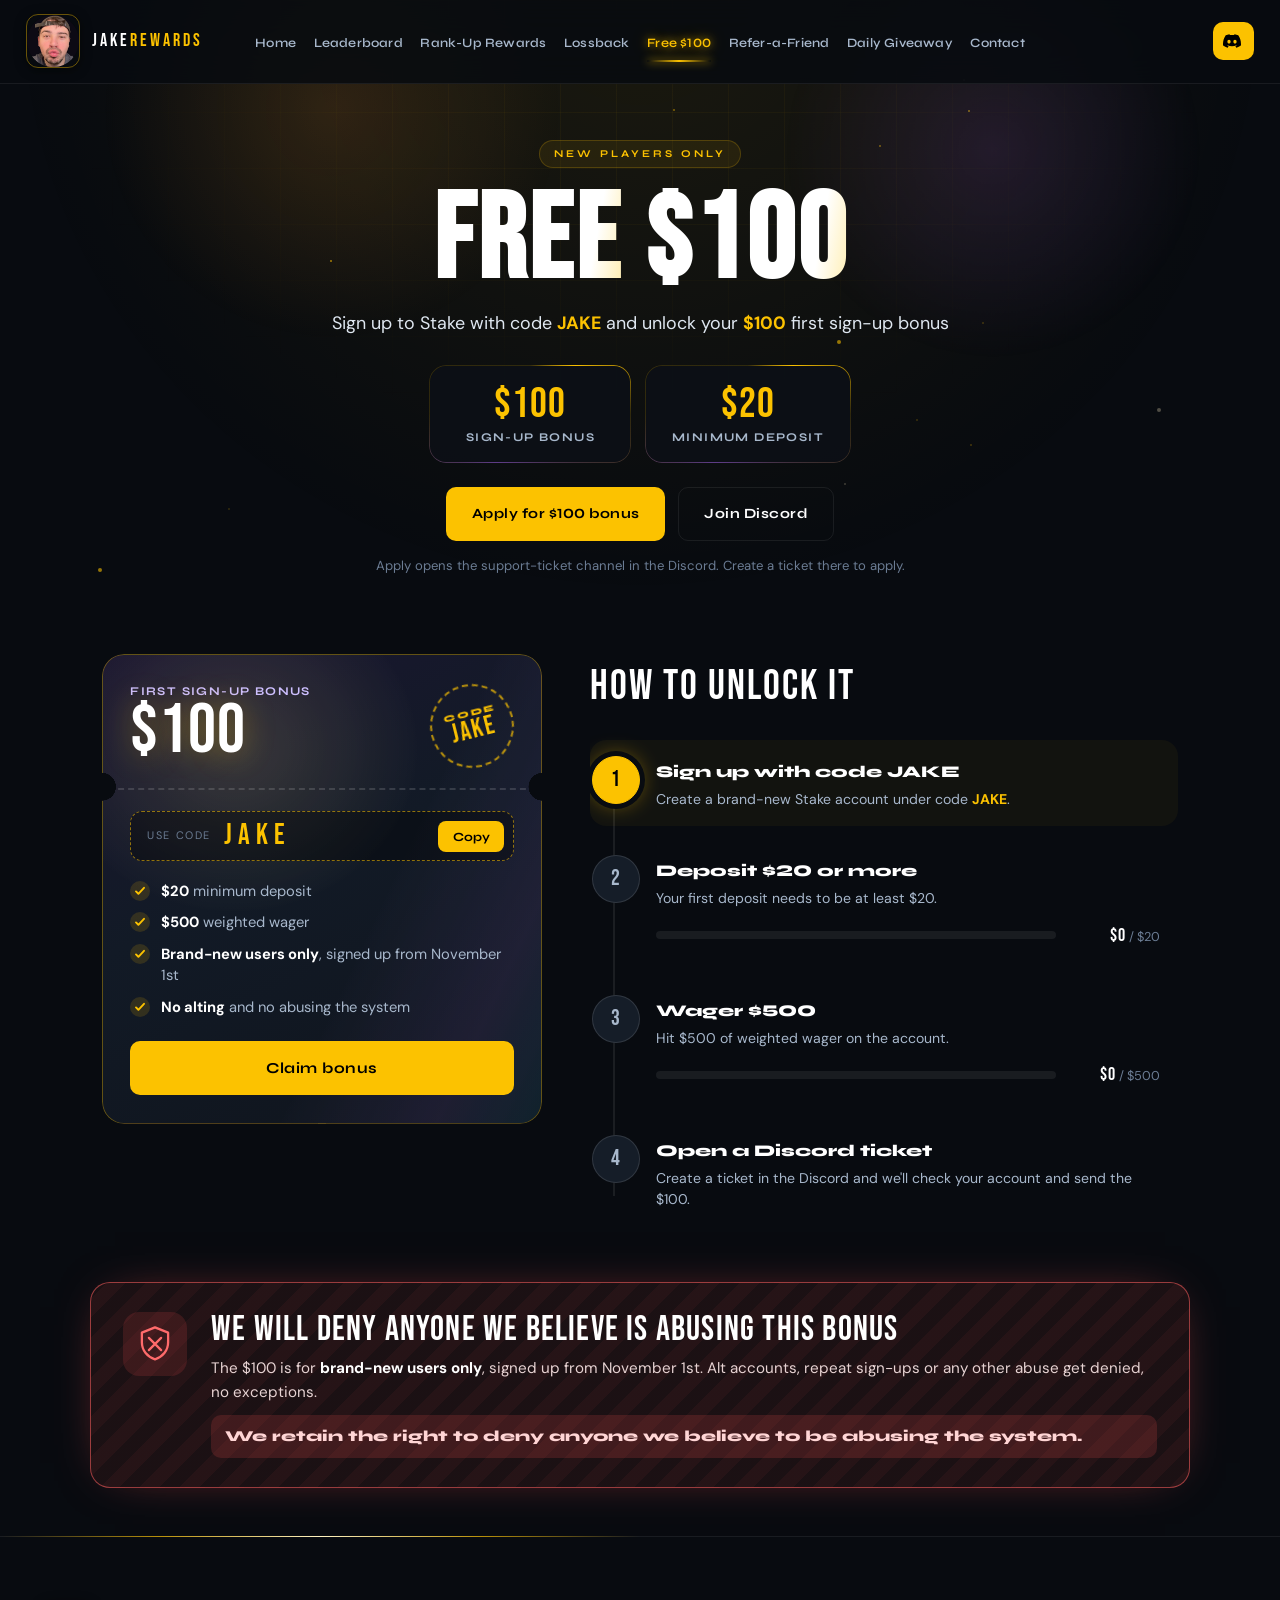
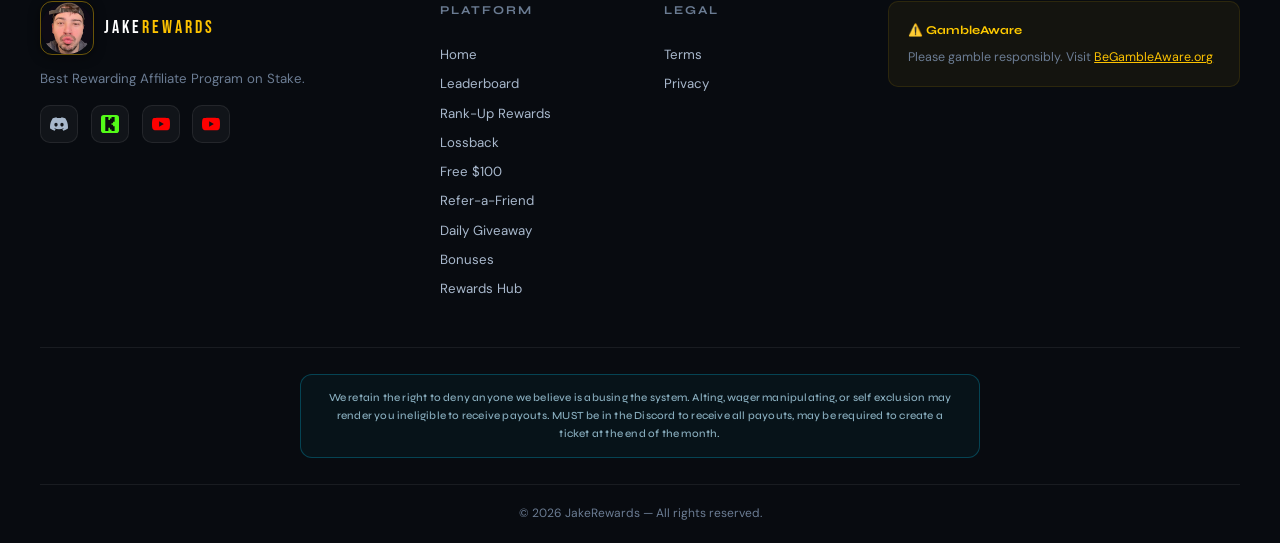
<file: free100.html>
<!DOCTYPE html>
<html lang="en">
<head>
  <!-- Google tag (gtag.js) -->
  <script async src="https://www.googletagmanager.com/gtag/js?id=G-GYHZ8BHHX7"></script>
  <script>
    window.dataLayer = window.dataLayer || [];
    function gtag(){dataLayer.push(arguments);}
    gtag('js', new Date());
    gtag('config', 'G-GYHZ8BHHX7');
  </script>
  <meta charset="UTF-8"/>
  <meta name="viewport" content="width=device-width, initial-scale=1.0"/>
  <title>Free $100 Sign-Up Bonus | JakeRewards</title>
  <meta name="description" content="Sign up to Stake with code JAKE and unlock your $100 first sign-up bonus. $20 minimum deposit, $500 weighted wager, brand-new players only."/>
  <meta property="og:title" content="Free $100 Sign-Up Bonus | JakeRewards"/>
  <meta property="og:description" content="Sign up to Stake with code JAKE and unlock your $100 first sign-up bonus. $20 minimum deposit, $500 weighted wager, brand-new players only."/>
  <meta property="og:image" content="https://jakerewards.com/og-image.png?v=17"/>
  <meta property="og:image:width" content="1200"/>
  <meta property="og:image:height" content="630"/>
  <meta property="og:type" content="website"/>
  <meta property="og:url" content="https://jakerewards.com/free100.html"/>
  <meta name="twitter:card" content="summary_large_image"/>
  <meta name="twitter:title" content="Free $100 Sign-Up Bonus | JakeRewards"/>
  <meta name="twitter:description" content="Sign up to Stake with code JAKE and unlock your $100 first sign-up bonus. $20 minimum deposit, $500 weighted wager, brand-new players only."/>
  <meta name="twitter:image" content="https://jakerewards.com/og-image.png?v=17"/>
  <link rel="icon" href="logo.png"/>
  <link rel="preconnect" href="https://fonts.googleapis.com"/>
  <link href="https://fonts.googleapis.com/css2?family=Bebas+Neue&family=Syne:wght@400;600;700;800&family=DM+Sans:wght@300;400;500&display=swap" rel="stylesheet"/>
  <link rel="stylesheet" href="style.css?v=21"/>
  <link rel="stylesheet" href="motion.css?v=12"/>
  <style>
.fx-hero{padding-bottom:30px}
.fx-hero h1{font-size:clamp(3.6rem,10vw,7.5rem);line-height:.9}
.fx-hero h1 .jm-wi{background:linear-gradient(100deg,#fff 0%,#fff 35%,#FFE27A 47%,#FCC200 53%,#fff 65%,#fff 100%);background-size:250% 100%;-webkit-background-clip:text;background-clip:text;color:transparent;animation:fxSheen 5s ease-in-out 1.6s infinite}
@keyframes fxSheen{0%{background-position:100% 0}40%,100%{background-position:0 0}}
.fx-lede{font-size:1.12rem!important;color:#dfe7f0!important;max-width:620px!important}
.fx-lede b{color:var(--gold)}
.fx-tiles{position:relative;z-index:1;display:flex;justify-content:center;gap:1rem;margin:1.8rem auto 0;flex-wrap:wrap}
.fx-tile{position:relative;min-width:200px;padding:1.1rem 1.6rem;border-radius:16px;background:rgba(13,17,24,.82);text-align:center;isolation:isolate}
.fx-tile::before{content:"";position:absolute;inset:-1px;border-radius:17px;padding:1px;background:conic-gradient(from var(--fxa,0deg),rgba(252,194,0,.15),var(--gold) 12%,rgba(252,194,0,.15) 25%,rgba(176,107,255,.5) 60%,rgba(252,194,0,.15) 75%);-webkit-mask:linear-gradient(#000 0 0) content-box,linear-gradient(#000 0 0);-webkit-mask-composite:xor;mask-composite:exclude;z-index:-1;animation:fxTrace 6s linear infinite}
.fx-tile:nth-child(2)::before{animation-delay:-3s}
@property --fxa{syntax:'<angle>';inherits:false;initial-value:0deg}
@keyframes fxTrace{to{--fxa:360deg}}
.fx-tile b{display:block;font-family:var(--font-display);font-weight:400;font-size:2.6rem;line-height:1;letter-spacing:1px;color:var(--gold)}
.fx-tile span{display:block;margin-top:.3rem;font:700 .74rem var(--font-head);letter-spacing:1.4px;text-transform:uppercase;color:var(--text2)}
.fx-btns{position:relative;z-index:1;display:flex;justify-content:center;gap:.8rem;flex-wrap:wrap;margin-top:1.6rem}
.fx-btns .btn-primary,.fx-btns .btn-ghost{padding:.9rem 1.6rem}
.fx-hint{font-size:.82rem!important;color:var(--muted)!important;margin-top:.9rem!important}

.fx-wrap{max-width:1140px;margin:0 auto;padding:3rem 2rem 2.5rem;display:grid;grid-template-columns:minmax(0,440px) minmax(0,1fr);gap:3rem;align-items:start}

/* voucher */
.fx-voucher{position:relative;overflow:hidden;padding:1.8rem 1.7rem 1.7rem;border-radius:22px;background:linear-gradient(155deg,#1a1630 0%,#121a26 45%,#0f141c 100%);border:1px solid rgba(252,194,0,.35);box-shadow:0 40px 80px -40px rgba(0,0,0,.95),0 0 60px -30px rgba(252,194,0,.5);--mx:30%;--my:20%;
  -webkit-mask:radial-gradient(circle 14px at 0 var(--notch,133px),#0000 98%,#000) left/51% 100% no-repeat,radial-gradient(circle 14px at 100% var(--notch,133px),#0000 98%,#000) right/51% 100% no-repeat;
  mask:radial-gradient(circle 14px at 0 var(--notch,133px),#0000 98%,#000) left/51% 100% no-repeat,radial-gradient(circle 14px at 100% var(--notch,133px),#0000 98%,#000) right/51% 100% no-repeat}
.fx-foil{position:absolute;inset:0;pointer-events:none;mix-blend-mode:screen;opacity:.55;background:radial-gradient(60% 50% at var(--mx) var(--my),rgba(255,226,122,.28),transparent 70%),linear-gradient(115deg,transparent 30%,rgba(176,107,255,.16) 42%,rgba(0,212,255,.12) 50%,rgba(252,194,0,.16) 58%,transparent 70%);background-size:100% 100%,250% 100%;animation:fxFoil 7s ease-in-out infinite}
@keyframes fxFoil{0%,100%{background-position:0 0,100% 0}50%{background-position:0 0,0 0}}
.fx-v-top{position:relative;display:flex;align-items:flex-start;justify-content:space-between;gap:1rem;height:88px}
.fx-v-k{font:700 .74rem var(--font-head);letter-spacing:1.4px;text-transform:uppercase;color:#cdbfff}
.fx-v-amt{margin:0;font-family:var(--font-display);font-weight:400;font-size:4.4rem;line-height:.95;letter-spacing:1px;color:#fff;text-shadow:0 0 30px rgba(252,194,0,.35)}
.fx-stamp{flex:none;display:grid;place-items:center;align-content:center;width:84px;height:84px;border-radius:50%;border:2px dashed rgba(252,194,0,.7);color:var(--gold);rotate:-14deg;opacity:0;scale:1.8}
.fx-stamp span{font:800 .55rem var(--font-head);letter-spacing:2px;text-transform:uppercase}
.fx-stamp b{font-family:var(--font-display);font-weight:400;font-size:1.6rem;letter-spacing:2px;line-height:1}
.fx-voucher.fx-on .fx-stamp{animation:fxStamp .55s cubic-bezier(.2,1.6,.4,1) .5s forwards}
@keyframes fxStamp{to{opacity:1;scale:1}}
.fx-perf{position:relative;height:0;margin:16px -2rem 1.3rem;border-top:2px dashed rgba(255,255,255,.14)}
.fx-code{position:relative;width:100%;display:flex;align-items:center;gap:.8rem;padding:.55rem .55rem .55rem 1rem;margin-bottom:1.2rem;border-radius:12px;background:rgba(0,0,0,.35);border:1px dashed rgba(252,194,0,.55);cursor:pointer;color:inherit;font:inherit;transition:border-color .25s,box-shadow .25s}
.fx-code:hover{border-style:solid;box-shadow:0 10px 26px -14px rgba(252,194,0,.7)}
.fx-code:focus-visible{outline:2px solid var(--gold);outline-offset:3px}
.fx-code-k{font-size:.68rem;letter-spacing:1.6px;text-transform:uppercase;color:var(--muted)}
.fx-code b{margin-right:auto;font-family:var(--font-display);font-weight:400;font-size:1.8rem;letter-spacing:6px;line-height:1;color:var(--gold)}
.fx-code-c{font:700 .78rem var(--font-head);padding:.5rem .9rem;border-radius:8px;background:var(--gold);color:#000;transition:background .25s}
.fx-code.done .fx-code-c{background:#1ed98a}
.fx-list{position:relative;list-style:none;margin:0 0 1.4rem;padding:0;display:grid;gap:.65rem}
.fx-list li{display:flex;gap:.65rem;align-items:flex-start;font-size:.92rem;line-height:1.45;color:var(--text2)}
.fx-list b{color:#fff}
.fx-list svg{flex:none;width:20px;height:20px;padding:2px;border-radius:50%;background:rgba(252,194,0,.14);fill:none;stroke:var(--gold);stroke-width:2.4;stroke-linecap:round;stroke-linejoin:round}
.fx-claim{position:relative;width:100%;justify-content:center;padding:.95rem 1rem!important;font-size:.95rem!important}

/* unlock path */
.fx-h2{font-family:var(--font-display);font-weight:400;font-size:clamp(1.9rem,3.4vw,2.6rem);letter-spacing:2px;color:#fff;margin:0 0 1.2rem}
.fx-steps{position:relative;list-style:none;margin:0;padding:0;display:grid;gap:.8rem;overflow-x:clip}
.fx-steps::before{content:"";position:absolute;left:23px;top:30px;bottom:30px;width:2px;background:rgba(255,255,255,.08)}
.fx-steps::after{content:"";position:absolute;left:23px;top:30px;width:2px;height:var(--fxp,0%);max-height:calc(100% - 60px);background:linear-gradient(180deg,var(--gold),#1ed98a);box-shadow:0 0 12px rgba(252,194,0,.6);transition:height .7s cubic-bezier(.6,0,.2,1)}
.fx-step{position:relative;display:grid;grid-template-columns:48px 1fr;gap:1rem;align-items:start;padding:1rem 1.1rem 1rem .1rem;border-radius:16px;transition:background .4s}
.fx-step i{position:relative;z-index:1;display:grid;place-items:center;width:48px;height:48px;border-radius:50%;font:400 1.4rem/1 var(--font-display);font-style:normal;color:var(--text2);background:var(--card2);border:1px solid rgba(255,255,255,.12);transition:background .4s,color .4s,box-shadow .4s,border-color .4s}
.fx-step h3{margin:.2rem 0 .25rem;font-family:var(--font-head);font-weight:800;font-size:1.02rem;color:#fff}
.fx-step p{margin:0;font-size:.88rem;line-height:1.5;color:var(--text2)}
.fx-step p b{color:var(--gold)}
.fx-step.lit{background:rgba(252,194,0,.045)}
.fx-step.lit i{background:var(--gold);color:#000;border-color:var(--gold);box-shadow:0 0 0 5px var(--bg),0 0 24px -4px rgba(252,194,0,.8)}
.fx-step[data-s="3"].lit i{background:#1ed98a;border-color:#1ed98a;box-shadow:0 0 0 5px var(--bg),0 0 24px -4px rgba(30,217,138,.9)}
.fx-meter{display:flex;align-items:center;gap:.8rem;margin-top:.7rem}
.fx-bar{flex:1;height:8px;border-radius:8px;background:rgba(255,255,255,.07);overflow:hidden}
.fx-bar s{display:block;height:100%;width:0;border-radius:inherit;background:linear-gradient(90deg,#F5A300,var(--gold),#FFE27A);box-shadow:0 0 12px rgba(252,194,0,.6)}
.fx-meter span{flex:none;min-width:92px;text-align:right;font-size:.8rem;color:var(--muted)}
.fx-meter b{font-family:var(--font-display);font-weight:400;font-size:1.15rem;letter-spacing:1px;color:#fff}
.fx-unlocked{position:absolute;right:1rem;top:50%;translate:0 -50%;padding:.45rem .8rem;border-radius:8px;font:400 1.15rem/1 var(--font-display);letter-spacing:1.5px;color:#062915;background:#1ed98a;rotate:-6deg;opacity:0;scale:1.6;pointer-events:none;box-shadow:0 10px 30px -10px rgba(30,217,138,.9)}
.fx-step.lit .fx-unlocked{animation:fxStamp .5s cubic-bezier(.2,1.6,.4,1) .35s forwards}

/* the deny box */
.fx-deny{position:relative;max-width:1100px;margin:1rem auto 3rem;padding:1.8rem 2rem;display:flex;gap:1.5rem;align-items:flex-start;border-radius:20px;background:repeating-linear-gradient(-45deg,rgba(255,80,80,.07) 0 14px,rgba(255,80,80,.02) 14px 28px),#160f12;border:1.5px solid rgba(255,96,96,.55);box-shadow:0 0 50px -25px rgba(255,80,80,.7)}
.fx-deny-ico{flex:none;width:64px;height:64px;display:grid;place-items:center;border-radius:16px;background:rgba(255,80,80,.14)}
.fx-deny-ico svg{width:42px;height:42px;fill:none;stroke:#ff6b6b;stroke-width:2.6;stroke-linecap:round;stroke-linejoin:round}
.fx-deny h2{margin:0 0 .5rem;font-family:var(--font-display);font-weight:400;font-size:clamp(1.6rem,3vw,2.2rem);line-height:1.05;letter-spacing:1.2px;color:#fff}
.fx-deny p{margin:0 0 .5rem;font-size:.95rem;line-height:1.55;color:#e7d3d3}
.fx-deny p b{color:#fff}
.fx-deny-strong{margin:.7rem 0 0!important;padding:.6rem .9rem;border-radius:10px;background:rgba(255,80,80,.16);font-family:var(--font-head);font-weight:800;color:#ffd5d5!important}
.pg-free100 .jr-deny{display:none}

.fx-deny{max-width:min(1100px,calc(100% - 2rem))}
@media(max-width:940px){
  .fx-wrap{grid-template-columns:1fr;gap:2.2rem;padding:2rem 1.2rem}
  .fx-voucher{max-width:460px;width:100%;margin:0 auto}
  .fx-deny{margin:0 1rem 2.5rem;padding:1.4rem 1.2rem;flex-direction:column;gap:1rem}
}
@media(max-width:520px){
  .fx-tiles{gap:.6rem}
  .fx-tile{min-width:0;flex:1;padding:.9rem .6rem}
  .fx-tile b{font-size:2.1rem}
  .fx-tile span{font-size:.62rem;letter-spacing:1px}
  .fx-btns a{flex:1 1 100%;justify-content:center}
  .fx-voucher{padding:1.5rem 1.2rem 1.3rem;--notch:128px}
  .fx-v-amt{font-size:3.6rem}
  .fx-stamp{width:70px;height:70px}
  .fx-perf{margin:16px -1.5rem 1.1rem}
  .fx-unlocked{position:static;translate:none;display:inline-block;margin-top:.7rem;grid-column:2;justify-self:start;scale:.5}
  .fx-meter span{min-width:80px}
}
@media(prefers-reduced-motion:reduce){
  .fx-hero h1 .jm-wi,.fx-tile::before,.fx-foil{animation:none}
  .fx-stamp,.fx-unlocked{opacity:1;scale:1;animation:none!important}
  .fx-steps::after{transition:none}
}

  </style>
</head>
<body class="pg-free100">
<div id="jm-veil" aria-hidden="true"></div>
<div id="scroll-bar"></div>
<nav class="nav">
  <a href="index.html" class="nav-logo">
    <img src="logo.png" class="logo-img" alt="Jake Rewards logo" width="40" height="40">
    <span class="logo-text">JAKE<span class="logo-accent">REWARDS</span></span>
  </a>
  <ul class="nav-links">
    <li><a href="index.html">Home</a></li>
    <li><a href="leaderboard.html">Leaderboard</a></li>
    <li><a href="rankrewards.html">Rank-Up Rewards</a></li>
    <li><a href="lossback.html">Lossback</a></li>
    <li><a href="free100.html" class="active" aria-current="page">Free $100</a></li>
    <li><a href="refer.html">Refer-a-Friend</a></li>
    <li><a href="giveaway.html">Daily Giveaway</a></li>
    <li><a href="https://discord.com/invite/jakethedegen" target="_blank" rel="noopener">Contact</a></li>
  </ul>
  <a href="https://discord.com/invite/jakethedegen" target="_blank" class="nav-cta" aria-label="Discord"><svg width="16" height="16" viewBox="0 0 24 24" fill="currentColor" xmlns="http://www.w3.org/2000/svg"><path d="M20.317 4.369a19.79 19.79 0 0 0-4.885-1.515.074.074 0 0 0-.079.037c-.211.375-.444.864-.608 1.249a18.27 18.27 0 0 0-5.487 0 12.6 12.6 0 0 0-.617-1.249.077.077 0 0 0-.079-.037A19.736 19.736 0 0 0 3.677 4.369a.07.07 0 0 0-.032.027C.533 9.046-.32 13.58.099 18.057a.082.082 0 0 0 .031.057 19.9 19.9 0 0 0 5.993 3.03.078.078 0 0 0 .084-.028c.462-.63.874-1.295 1.226-1.994a.076.076 0 0 0-.041-.106 13.107 13.107 0 0 1-1.872-.892.077.077 0 0 1-.008-.128c.126-.094.252-.192.372-.291a.074.074 0 0 1 .077-.01c3.928 1.793 8.18 1.793 12.062 0a.074.074 0 0 1 .078.009c.12.099.246.198.373.292a.077.077 0 0 1-.006.127 12.3 12.3 0 0 1-1.873.892.077.077 0 0 0-.041.107c.36.698.772 1.362 1.225 1.993a.076.076 0 0 0 .084.028 19.84 19.84 0 0 0 6.002-3.03.077.077 0 0 0 .032-.054c.5-5.177-.838-9.674-3.549-13.66a.061.061 0 0 0-.031-.028zM8.02 15.331c-1.183 0-2.157-1.085-2.157-2.419 0-1.333.956-2.419 2.157-2.419 1.21 0 2.176 1.096 2.157 2.42 0 1.333-.956 2.418-2.157 2.418zm7.975 0c-1.183 0-2.157-1.085-2.157-2.419 0-1.333.955-2.419 2.157-2.419 1.21 0 2.176 1.096 2.157 2.42 0 1.333-.946 2.418-2.157 2.418z"/></svg>Discord</a>
  <button class="nav-hamburger" onclick="toggleMobile()" aria-label="Open menu" aria-controls="mobile-nav">☰</button>
</nav>
<div class="mobile-nav" id="mobile-nav">
  <a href="index.html" style="--i:0"><span>Home</span></a>
  <a href="leaderboard.html" style="--i:1"><span>Leaderboard</span></a>
  <a href="rankrewards.html" style="--i:2"><span>Rank-Up Rewards</span></a>
  <a href="lossback.html" style="--i:3"><span>Lossback</span></a>
  <a href="free100.html" class="active" aria-current="page" style="--i:4"><span>Free $100</span></a>
  <a href="refer.html" style="--i:5"><span>Refer-a-Friend</span></a>
  <a href="giveaway.html" style="--i:6"><span>Daily Giveaway</span></a>
  <a href="https://discord.com/invite/jakethedegen" target="_blank" rel="noopener" style="--i:7"><span>Contact (Discord)</span></a>
</div>

<div class="page-hero fx-hero">
  <div class="section-tag">New players only</div>
  <h1>FREE $100</h1>
  <p class="fx-lede">Sign up to Stake with code <b>JAKE</b> and unlock your <b>$100</b> first sign-up bonus</p>
  <div class="fx-tiles">
    <div class="fx-tile"><b>$100</b><span>Sign-up bonus</span></div>
    <div class="fx-tile"><b>$20</b><span>Minimum deposit</span></div>
  </div>
  <div class="fx-btns">
    <a href="https://discord.com/channels/1291278858125049877/1304974006478180372" target="_blank" rel="noopener" class="btn-primary">Apply for $100 bonus</a>
    <a href="https://discord.com/invite/jakethedegen" target="_blank" rel="noopener" class="btn-ghost">Join Discord</a>
  </div>
  <p class="fx-hint">Apply opens the support-ticket channel in the Discord. Create a ticket there to apply.</p>
</div>

<main class="fx-wrap">
  <section class="fx-voucher jr-rv jr-tilt" id="fxVoucher" aria-labelledby="fxVT">
    <div class="fx-foil" aria-hidden="true"></div>
    <div class="fx-v-top">
      <div>
        <div class="fx-v-k">First sign-up bonus</div>
        <h2 id="fxVT" class="fx-v-amt">$100</h2>
      </div>
      <div class="fx-stamp" aria-hidden="true"><span>Code</span><b>JAKE</b></div>
    </div>
    <div class="fx-perf" aria-hidden="true"></div>
    <button type="button" class="fx-code" onclick="fxCopy(this)" aria-label="Copy code JAKE">
      <span class="fx-code-k">Use code</span><b>JAKE</b><span class="fx-code-c">Copy</span>
    </button>
    <ul class="fx-list">
      <li><svg viewBox="0 0 20 20" aria-hidden="true"><path d="M5 10.5l3 3 7-7.5"/></svg><span><b>$20</b> minimum deposit</span></li>
      <li><svg viewBox="0 0 20 20" aria-hidden="true"><path d="M5 10.5l3 3 7-7.5"/></svg><span><b>$500</b> weighted wager</span></li>
      <li><svg viewBox="0 0 20 20" aria-hidden="true"><path d="M5 10.5l3 3 7-7.5"/></svg><span><b>Brand-new users only</b>, signed up from November 1st</span></li>
      <li><svg viewBox="0 0 20 20" aria-hidden="true"><path d="M5 10.5l3 3 7-7.5"/></svg><span><b>No alting</b> and no abusing the system</span></li>
    </ul>
    <a href="https://discord.com/channels/1291278858125049877/1304974006478180372" target="_blank" rel="noopener" class="btn-primary fx-claim">Claim bonus</a>
  </section>

  <section class="fx-path" aria-labelledby="fxPT">
    <h2 id="fxPT" class="fx-h2 jr-rv">How to unlock it</h2>
    <ol class="fx-steps" id="fxSteps">
      <li class="fx-step" data-s="0"><i>1</i><div><h3>Sign up with code JAKE</h3><p>Create a brand-new Stake account under code <b>JAKE</b>.</p></div></li>
      <li class="fx-step" data-s="1"><i>2</i><div><h3>Deposit $20 or more</h3><p>Your first deposit needs to be at least $20.</p>
        <div class="fx-meter" aria-hidden="true"><div class="fx-bar"><s data-max="20"></s></div><span><b data-v="dep">$0</b> / $20</span></div></div></li>
      <li class="fx-step" data-s="2"><i>3</i><div><h3>Wager $500</h3><p>Hit $500 of weighted wager on the account.</p>
        <div class="fx-meter" aria-hidden="true"><div class="fx-bar"><s data-max="500"></s></div><span><b data-v="wag">$0</b> / $500</span></div></div></li>
      <li class="fx-step" data-s="3"><i>4</i><div><h3>Open a Discord ticket</h3><p>Create a ticket in the Discord and we'll check your account and send the $100.</p></div>
        <div class="fx-unlocked" aria-hidden="true">$100 unlocked</div></li>
    </ol>
  </section>
</main>

<section class="fx-deny jr-rv" aria-labelledby="fxDT">
  <div class="fx-deny-ico" aria-hidden="true"><svg viewBox="0 0 48 48"><path d="M24 5l15 6v11c0 9.4-6.4 17-15 19.5C15.4 39 9 31.4 9 22V11l15-6z"/><path d="M17 17l14 14M31 17L17 31"/></svg></div>
  <div>
    <h2 id="fxDT">We will deny anyone we believe is abusing this bonus</h2>
    <p>The $100 is for <b>brand-new users only</b>, signed up from November 1st. Alt accounts, repeat sign-ups or any other abuse get denied, no exceptions.</p>
    <p class="fx-deny-strong">We retain the right to deny anyone we believe to be abusing the system.</p>
  </div>
</section>


<aside class="jr-deny" role="note">
  <svg width="30" height="30" viewBox="0 0 24 24" fill="none" stroke="currentColor" stroke-width="1.8" stroke-linecap="round" stroke-linejoin="round" aria-hidden="true"><path d="M12 3l7.5 3v5.5c0 4.6-3.2 8.3-7.5 9.5-4.3-1.2-7.5-4.9-7.5-9.5V6L12 3z"/><path d="M12 8.5v4.2"/><circle cx="12" cy="16" r=".6" fill="currentColor"/></svg>
  <p><b>Fair play.</b>We retain the right to deny anyone we believe to be abusing the system.</p>
</aside>
<footer class="footer">
  <div class="footer-inner">
    <div class="footer-brand">
      <div class="footer-logo"><img src="logo.png" class="logo-img" alt="Jake Rewards logo" width="40" height="40"><span class="logo-text">JAKE<span class="logo-accent">REWARDS</span></span></div>
      <p class="footer-tagline">Best Rewarding Affiliate Program on Stake.</p>
      <div class="footer-socials">
        <a href="https://discord.com/invite/jakethedegen" target="_blank" class="fs-discord" title="Discord"><svg viewBox="0 0 24 24" fill="currentColor" xmlns="http://www.w3.org/2000/svg"><path d="M20.317 4.369a19.79 19.79 0 0 0-4.885-1.515.074.074 0 0 0-.079.037c-.211.375-.444.864-.608 1.249a18.27 18.27 0 0 0-5.487 0 12.6 12.6 0 0 0-.617-1.249.077.077 0 0 0-.079-.037A19.736 19.736 0 0 0 3.677 4.369a.07.07 0 0 0-.032.027C.533 9.046-.32 13.58.099 18.057a.082.082 0 0 0 .031.057 19.9 19.9 0 0 0 5.993 3.03.078.078 0 0 0 .084-.028c.462-.63.874-1.295 1.226-1.994a.076.076 0 0 0-.041-.106 13.107 13.107 0 0 1-1.872-.892.077.077 0 0 1-.008-.128c.126-.094.252-.192.372-.291a.074.074 0 0 1 .077-.01c3.928 1.793 8.18 1.793 12.062 0a.074.074 0 0 1 .078.009c.12.099.246.198.373.292a.077.077 0 0 1-.006.127 12.3 12.3 0 0 1-1.873.892.077.077 0 0 0-.041.107c.36.698.772 1.362 1.225 1.993a.076.076 0 0 0 .084.028 19.84 19.84 0 0 0 6.002-3.03.077.077 0 0 0 .032-.054c.5-5.177-.838-9.674-3.549-13.66a.061.061 0 0 0-.031-.028zM8.02 15.331c-1.183 0-2.157-1.085-2.157-2.419 0-1.333.956-2.419 2.157-2.419 1.21 0 2.176 1.096 2.157 2.42 0 1.333-.956 2.418-2.157 2.418zm7.975 0c-1.183 0-2.157-1.085-2.157-2.419 0-1.333.955-2.419 2.157-2.419 1.21 0 2.176 1.096 2.157 2.42 0 1.333-.946 2.418-2.157 2.418z"/></svg></a>
        <a href="https://kick.com/itsjakeuwu" target="_blank" class="fs-kick" title="Kick"><svg viewBox="0 0 256 256" fill="none" xmlns="http://www.w3.org/2000/svg"><rect width="256" height="256" rx="40" fill="currentColor" style="color:#53FC18"/><path transform="translate(61,28) scale(0.82)" fill="#0a0d0e" d="M0 0h54v54h27v-27h27v-27h54v81h-27v27h-27v27h27v27h27v81h-54v-27h-27v-27h-27v54h-54Z"/></svg></a>
        <a href="https://www.youtube.com/@itsjakex" target="_blank" class="fs-youtube" title="YouTube"><svg viewBox="0 0 24 24" fill="currentColor" xmlns="http://www.w3.org/2000/svg" style="color:#FF0000"><path d="M23.498 6.186a3.016 3.016 0 0 0-2.122-2.136C19.505 3.545 12 3.545 12 3.545s-7.505 0-9.377.505A3.017 3.017 0 0 0 .502 6.186C0 8.07 0 12 0 12s0 3.93.502 5.814a3.016 3.016 0 0 0 2.122 2.136c1.871.505 9.376.505 9.376.505s7.505 0 9.377-.505a3.015 3.015 0 0 0 2.122-2.136C24 15.93 24 12 24 12s0-3.93-.502-5.814zM9.545 15.568V8.432L15.818 12l-6.273 3.568z"/></svg></a>
        <a href="https://www.youtube.com/@jakeplaysbj" target="_blank" class="fs-youtube" title="YouTube (BJ)"><svg viewBox="0 0 24 24" fill="currentColor" xmlns="http://www.w3.org/2000/svg" style="color:#FF0000"><path d="M23.498 6.186a3.016 3.016 0 0 0-2.122-2.136C19.505 3.545 12 3.545 12 3.545s-7.505 0-9.377.505A3.017 3.017 0 0 0 .502 6.186C0 8.07 0 12 0 12s0 3.93.502 5.814a3.016 3.016 0 0 0 2.122 2.136c1.871.505 9.376.505 9.376.505s7.505 0 9.377-.505a3.015 3.015 0 0 0 2.122-2.136C24 15.93 24 12 24 12s0-3.93-.502-5.814zM9.545 15.568V8.432L15.818 12l-6.273 3.568z"/></svg></a>
      </div>
    </div>
    <div class="footer-col"><h4>Platform</h4><a href="index.html">Home</a><a href="leaderboard.html">Leaderboard</a><a href="rankrewards.html">Rank-Up Rewards</a><a href="lossback.html">Lossback</a><a href="free100.html">Free $100</a><a href="refer.html">Refer-a-Friend</a><a href="giveaway.html">Daily Giveaway</a><a href="bonuses.html">Bonuses</a><a href="rewards.html">Rewards Hub</a></div>
    <div class="footer-col"><h4>Legal</h4><a href="terms.html">Terms</a><a href="privacy.html">Privacy</a></div>
    <div class="footer-responsible"><div class="responsible-badge">⚠️ GambleAware</div><p>Please gamble responsibly. Visit <a href="https://www.begambleaware.org/" target="_blank">BeGambleAware.org</a></p></div>
  </div>
  <div class="footer-disclaimer-wrap">
    <div class="footer-disclaimer">We retain the right to deny anyone we believe is abusing the system. Alting, wager manipulating, or self exclusion may render you ineligible to receive payouts. MUST be in the Discord to receive all payouts, may be required to create a ticket at the end of the month.</div>
  </div>
  <div class="footer-bottom">© 2026 JakeRewards — All rights reserved.</div>
</footer>
<script>
function toggleMobile(){var m=document.getElementById('mobile-nav');var o=m.classList.toggle('open');var b=document.querySelector('.nav-hamburger');if(b){b.setAttribute('aria-expanded',o);b.textContent=o?'\u2715':'\u2630';}}
</script>
<!-- GA4 conversion event tracking -->
<script>
(function(){
  function track(name, params){
    if(typeof gtag === 'function'){ gtag('event', name, params || {}); }
  }
  document.addEventListener('click', function(e){
    var el = e.target.closest('a, button');
    if(!el) return;
    var href = (el.getAttribute('href') || '').toLowerCase();
    var txt  = (el.textContent || '').trim().slice(0, 50);

    // 1) Affiliate code copied
    if(el.classList.contains('code-copy-btn') || /copy code/i.test(txt)){
      track('affiliate_code_copied', { code: 'JAKE', page: document.title });
      return;
    }
    // 2) Stake affiliate link click — the real signup conversion
    if(href.indexOf('stake.com') > -1){
      track('stake_signup_click', { link_text: txt, link_url: href, page: document.title });
      return;
    }
    // 3) Discord link click (claim ticket / join / get started)
    if(href.indexOf('discord.com/invite') > -1 || href.indexOf('discord.gg') > -1){
      var label = /claim/i.test(txt) ? 'claim_button'
                : /get started/i.test(txt) ? 'get_started'
                : 'discord_join';
      track('discord_click', { button_text: txt, label: label, page: document.title });
      return;
    }
  }, true);
})();
</script>
<nav id="mobile-bottom-nav" aria-label="Quick links">
  <a href="index.html" class="mbn-item">
    <span class="mbn-icon">🏠</span><span>Home</span>
  </a>
  <a href="leaderboard.html" class="mbn-item">
    <span class="mbn-icon">🏆</span><span>Leaderboard</span>
  </a>
  <a href="free100.html" class="mbn-item active">
    <span class="mbn-icon">🎁</span><span>Free $100</span>
  </a>
  <a href="giveaway.html" class="mbn-item">
    <span class="mbn-icon">🎉</span><span>Giveaway</span>
  </a>
  <a href="https://discord.com/invite/jakethedegen" class="mbn-item" target="_blank" rel="noopener">
    <span class="mbn-icon">💬</span><span>Discord</span>
  </a>
</nav>
<button id="back-to-top" aria-label="Back to top" onclick="window.scrollTo({top:0,behavior:'smooth'})">▲</button>
<script>
(function(){var b=document.getElementById('back-to-top');if(!b)return;var on=false;window.addEventListener('scroll',function(){var v=(document.documentElement.scrollTop||document.body.scrollTop)>400;if(v!==on){on=v;b.classList.toggle('visible',v);}},{passive:true});})();
</script>
<script>
function fxCopy(btn){
  try{ navigator.clipboard && navigator.clipboard.writeText('JAKE'); }catch(e){}
  var c = btn.querySelector('.fx-code-c'); btn.classList.add('done'); c.textContent = 'Copied ✓';
  if(typeof gtag === 'function') gtag('event', 'affiliate_code_copied', { code: 'JAKE', page: document.title });
  clearTimeout(btn._t); btn._t = setTimeout(function(){ btn.classList.remove('done'); c.textContent = 'Copy'; }, 1600);
}
(function(){
  var RM = window.matchMedia && matchMedia('(prefers-reduced-motion: reduce)').matches;
  var FINE = window.matchMedia && matchMedia('(pointer: fine)').matches;
  var v = document.getElementById('fxVoucher');
  var list = document.getElementById('fxSteps');
  var steps = list ? [].slice.call(list.querySelectorAll('.fx-step')) : [];

  /* foil follows the pointer on desktop */
  if(v && FINE && !RM){
    var raf = 0, px = 30, py = 20;
    v.addEventListener('pointermove', function(e){
      var r = v.getBoundingClientRect(); px = (e.clientX - r.left) / r.width * 100; py = (e.clientY - r.top) / r.height * 100;
      if(!raf) raf = requestAnimationFrame(function(){ raf = 0; v.style.setProperty('--mx', px + '%'); v.style.setProperty('--my', py + '%'); });
    }, { passive: true });
  }

  function money(n){ return '$' + Math.round(n).toLocaleString('en-US'); }
  function fill(step, dur, done){
    var bar = step.querySelector('.fx-bar s'), lab = step.querySelector('.fx-meter b');
    if(!bar){ done && done(); return; }
    var max = +bar.getAttribute('data-max'), t0 = performance.now();
    (function f(t){
      var k = Math.min(1, (t - t0) / dur), e = 1 - Math.pow(1 - k, 3);
      bar.style.width = (e * 100) + '%'; lab.textContent = money(e * max);
      if(k < 1) requestAnimationFrame(f); else done && done();
    })(t0);
  }
  function light(i){
    steps[i].classList.add('lit');
    var p = steps.length > 1 ? (i / (steps.length - 1)) * 100 : 100;
    list.style.setProperty('--fxp', p + '%');
  }
  function finalState(){
    steps.forEach(function(s){ s.classList.add('lit'); var b = s.querySelector('.fx-bar s'), l = s.querySelector('.fx-meter b'); if(b){ b.style.width = '100%'; l.textContent = money(+b.getAttribute('data-max')); } });
    list.style.setProperty('--fxp', '100%');
  }
  function play(){
    if(RM){ finalState(); return; }
    var i = 0;
    (function next(){
      if(i >= steps.length) return;
      var s = steps[i]; light(i); i++;
      var hasBar = !!s.querySelector('.fx-bar');
      setTimeout(function(){ fill(s, s.getAttribute('data-s') === '2' ? 1600 : 700, function(){ setTimeout(next, hasBar ? 250 : 0); }); }, hasBar ? 350 : 650);
    })();
  }
  if(!('IntersectionObserver' in window)){ if(v) v.classList.add('fx-on'); if(list) finalState(); return; }
  if(v){ var vo = new IntersectionObserver(function(es){ if(es[0].isIntersecting){ vo.disconnect(); v.classList.add('fx-on'); } }, { threshold: .4 }); vo.observe(v); }
  if(list){ var lo = new IntersectionObserver(function(es){ if(es[0].isIntersecting){ lo.disconnect(); play(); } }, { threshold: .35 }); lo.observe(list); }
})();

</script>
<script src="motion.js?v=10"></script>
</body>
</html>
</file>
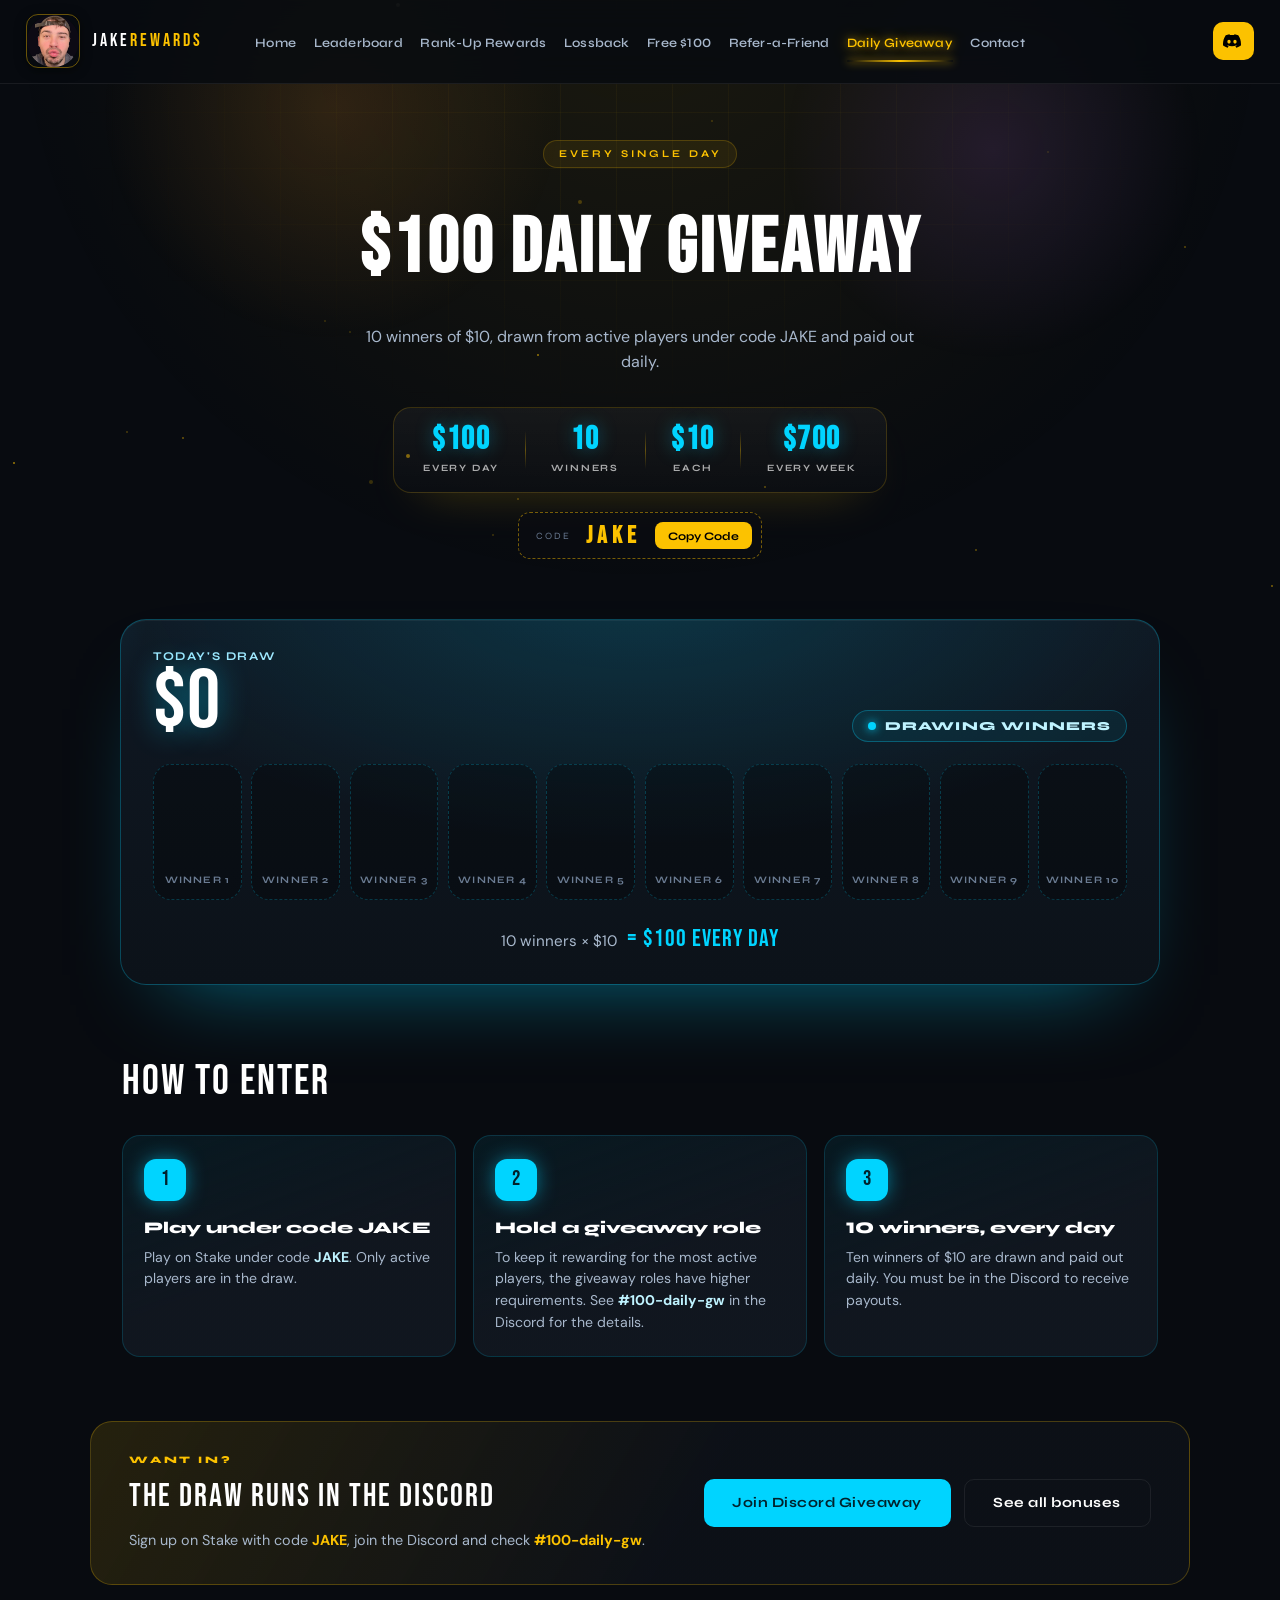
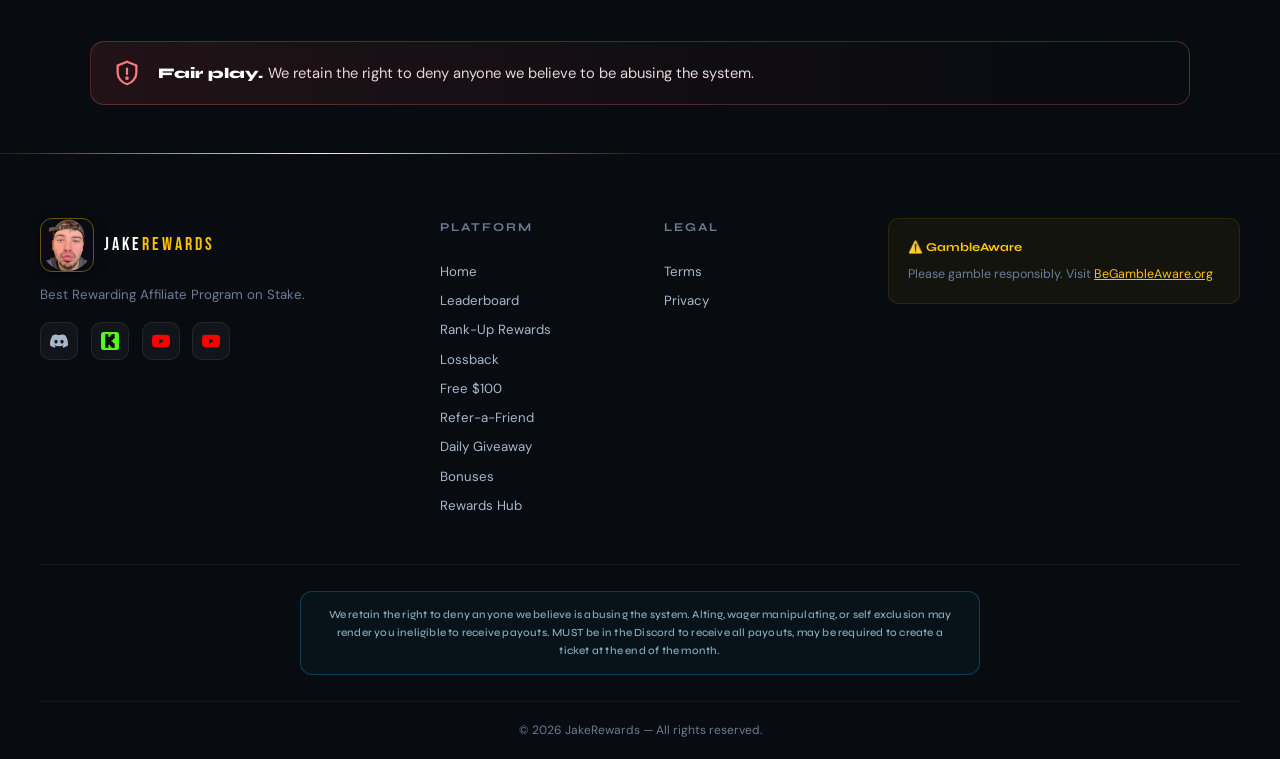
<file: giveaway.html>
<!DOCTYPE html>
<html lang="en">
<head>
  <!-- Google tag (gtag.js) -->
  <script async src="https://www.googletagmanager.com/gtag/js?id=G-GYHZ8BHHX7"></script>
  <script>
    window.dataLayer = window.dataLayer || [];
    function gtag(){dataLayer.push(arguments);}
    gtag('js', new Date());
    gtag('config', 'G-GYHZ8BHHX7');
  </script>
  <meta charset="UTF-8"/>
  <meta name="viewport" content="width=device-width, initial-scale=1.0"/>
  <title>$100 Daily Giveaway | JakeRewards</title>
  <meta name="description" content="10 winners of $10 every day, $100 given away daily to players under code JAKE. Paid out daily in the Discord."/>
  <meta property="og:title" content="$100 Daily Giveaway | JakeRewards"/>
  <meta property="og:description" content="10 winners of $10 every day, $100 given away daily to players under code JAKE. Paid out daily in the Discord."/>
  <meta property="og:image" content="https://jakerewards.com/og-image.png?v=17"/>
  <meta property="og:image:width" content="1200"/>
  <meta property="og:image:height" content="630"/>
  <meta property="og:type" content="website"/>
  <meta property="og:url" content="https://jakerewards.com/giveaway.html"/>
  <meta name="twitter:card" content="summary_large_image"/>
  <meta name="twitter:title" content="$100 Daily Giveaway | JakeRewards"/>
  <meta name="twitter:description" content="10 winners of $10 every day, $100 given away daily to players under code JAKE. Paid out daily in the Discord."/>
  <meta name="twitter:image" content="https://jakerewards.com/og-image.png?v=17"/>
  <link rel="icon" href="logo.png"/>
  <link rel="preconnect" href="https://fonts.googleapis.com"/>
  <link href="https://fonts.googleapis.com/css2?family=Bebas+Neue&family=Syne:wght@400;600;700;800&family=DM+Sans:wght@300;400;500&display=swap" rel="stylesheet"/>
  <link rel="stylesheet" href="style.css?v=21"/>
  <link rel="stylesheet" href="motion.css?v=12"/>
  <style>
.gx-hero{padding-bottom:36px}
.gx-hero .pg-strip b{color:var(--accent)!important;text-shadow:0 0 18px rgba(0,212,255,.35)}

.gx-machine{position:relative;overflow:hidden;max-width:1040px;margin:1.5rem auto 4rem;padding:1.8rem 2rem 1.6rem;border-radius:26px;background:radial-gradient(90% 120% at 50% -10%,rgba(0,212,255,.16),transparent 60%),linear-gradient(180deg,#0f1823,#0c1219);border:1px solid rgba(0,212,255,.28);box-shadow:0 40px 90px -50px rgba(0,212,255,.55),inset 0 1px 0 rgba(255,255,255,.05)}
.gx-beam{position:absolute;top:-30%;left:0;width:180px;height:160%;background:linear-gradient(90deg,transparent,rgba(0,212,255,.10),transparent);rotate:14deg;translate:var(--gx-bx,-200px) 0;transition:translate .5s cubic-bezier(.3,.7,.2,1);pointer-events:none}
.gx-head{position:relative;display:flex;align-items:flex-end;justify-content:space-between;gap:1rem;margin-bottom:1.4rem;flex-wrap:wrap}
.gx-total-k{display:block;font:700 .74rem var(--font-head);letter-spacing:1.6px;text-transform:uppercase;color:#9fe9ff}
.gx-total b{display:block;font-family:var(--font-display);font-weight:400;font-size:clamp(3.4rem,8vw,5.2rem);line-height:.95;letter-spacing:1px;color:#fff;font-variant-numeric:tabular-nums;text-shadow:0 0 30px rgba(0,212,255,.45)}
.gx-status{display:inline-flex;align-items:center;gap:.55rem;padding:.5rem .9rem;border-radius:999px;font:800 .76rem var(--font-head);letter-spacing:1.2px;text-transform:uppercase;color:#bff3ff;background:rgba(0,212,255,.08);border:1px solid rgba(0,212,255,.3);transition:background .3s,color .3s,border-color .3s}
.gx-status i{width:8px;height:8px;border-radius:50%;background:var(--accent);box-shadow:0 0 10px var(--accent)}
.gx-machine.paid .gx-status{background:#1ed98a;color:#052414;border-color:#1ed98a}
.gx-machine.paid .gx-status i{background:#052414;box-shadow:none}

.gx-tray{position:relative;display:grid;grid-template-columns:repeat(10,minmax(0,1fr));gap:.6rem}
.gx-slot{position:relative;display:flex;flex-direction:column;align-items:center;gap:.55rem;padding:1rem 0 .8rem;border-radius:18px;background:rgba(0,0,0,.28);border:1px dashed rgba(0,212,255,.22);transition:border-color .35s,background .35s,box-shadow .35s}
.gx-slot em{font-style:normal;font:700 .62rem var(--font-head);letter-spacing:1.2px;text-transform:uppercase;color:var(--muted);transition:color .3s}
.gx-chip{position:relative;width:min(84px,100%);aspect-ratio:1;border-radius:50%;display:grid;place-items:center;background:radial-gradient(circle at 35% 30%,#FFF1B8,#FCC200 40%,#c98d00 100%);box-shadow:inset 0 0 0 5px rgba(0,0,0,.12),inset 0 0 0 7px rgba(255,236,160,.6),0 12px 22px -8px rgba(0,0,0,.8);opacity:0;transform:translateY(-120px) rotate(-30deg) scale(.8)}
.gx-chip::before{content:"";position:absolute;inset:12%;border-radius:50%;border:2px dashed rgba(90,60,0,.45)}
.gx-chip b{position:relative;font-family:var(--font-display);font-weight:400;font-size:clamp(1rem,2.2vw,1.45rem);letter-spacing:.5px;color:#3b2700}
.gx-slot.in{border-style:solid;border-color:rgba(0,212,255,.65);background:rgba(0,212,255,.07);box-shadow:0 0 30px -10px rgba(0,212,255,.7)}
.gx-slot.in em{color:#bff3ff}
.gx-slot.in .gx-chip{opacity:1;transform:none;transition:transform .62s cubic-bezier(.3,1.5,.5,1),opacity .2s}
.gx-machine.out .gx-chip{opacity:0;transform:translateY(-40px) scale(.7);transition:transform .5s ease-in,opacity .45s}
.gx-machine.out .gx-slot{border-color:rgba(0,212,255,.22);background:rgba(0,0,0,.28);box-shadow:none}
.gx-sum{display:flex;justify-content:center;align-items:baseline;gap:.6rem;margin-top:1.3rem;font-size:.95rem;color:var(--text2)}
.gx-sum b{font-family:var(--font-display);font-weight:400;font-size:1.5rem;letter-spacing:1px;color:var(--accent)}

.gx-enter{max-width:1100px;margin:0 auto 4rem;padding:0 2rem}
.gx-h2{font-family:var(--font-display);font-weight:400;font-size:clamp(1.9rem,3.4vw,2.6rem);letter-spacing:2px;color:#fff;margin:0 0 1.2rem}
.gx-steps{list-style:none;margin:0;padding:0;display:grid;grid-template-columns:repeat(3,minmax(0,1fr));gap:1.1rem}
.gx-steps li{position:relative;padding:1.4rem 1.3rem;border-radius:18px;background:linear-gradient(160deg,rgba(0,212,255,.07),rgba(17,23,32,.96) 55%);border:1px solid rgba(0,212,255,.16);transition:border-color .3s,box-shadow .3s}
.gx-steps li:hover{border-color:rgba(0,212,255,.45);box-shadow:0 20px 44px -26px rgba(0,212,255,.5)}
.gx-steps i{display:grid;place-items:center;width:42px;height:42px;margin-bottom:.9rem;border-radius:12px;font:400 1.3rem/1 var(--font-display);font-style:normal;color:#00222c;background:var(--accent);box-shadow:0 0 22px -4px rgba(0,212,255,.8)}
.gx-steps h3{margin:0 0 .35rem;font-family:var(--font-head);font-weight:800;font-size:1.02rem;color:#fff}
.gx-steps p{margin:0;font-size:.88rem;line-height:1.55;color:var(--text2)}
.gx-steps p b{color:#bff3ff}
.gx-start{margin-bottom:3.5rem}
.gx-btn{background:var(--accent)!important;color:#00222c!important}

.gx-machine{max-width:min(1040px,calc(100% - 2rem))}
.gx-start{max-width:min(1100px,calc(100% - 2rem));margin-left:auto;margin-right:auto}
@media(max-width:900px){
  .gx-machine{margin:1rem 1rem 3rem;padding:1.4rem 1.1rem 1.2rem}
  .gx-tray{grid-template-columns:repeat(5,minmax(0,1fr));gap:.45rem}
  .gx-slot{padding:.6rem 0 .5rem;border-radius:12px}
  .gx-slot em{font-size:0;letter-spacing:0}
  .gx-slot em::after{content:attr(data-n);font-size:.6rem}
  .gx-enter{padding:0 1.2rem}
  .gx-steps{grid-template-columns:1fr}
  .gx-hero .pg-strip{gap:.9rem;padding:.9rem 1rem}
}
@media(max-width:520px){
  .gx-hero .pg-strip{display:grid;grid-template-columns:1fr 1fr;row-gap:.8rem}
  .gx-hero .pg-strip i{display:none}
  .gx-chip::before{inset:10%;border-width:1px}
  .gx-sum{flex-direction:column;align-items:center;gap:.1rem}
}
@media(prefers-reduced-motion:reduce){
  .gx-chip{opacity:1;transform:none}
  .gx-slot{border-style:solid;border-color:rgba(0,212,255,.5)}
  .gx-beam{display:none}
}
@media(max-width:560px){.gx-start .pg-start-btns{width:100%;display:flex;flex-direction:column;gap:.6rem}.gx-start .pg-start-btns a{width:100%;justify-content:center}}

  </style>
</head>
<body class="pg-giveaway">
<div id="jm-veil" aria-hidden="true"></div>
<div id="scroll-bar"></div>
<nav class="nav">
  <a href="index.html" class="nav-logo">
    <img src="logo.png" class="logo-img" alt="Jake Rewards logo" width="40" height="40">
    <span class="logo-text">JAKE<span class="logo-accent">REWARDS</span></span>
  </a>
  <ul class="nav-links">
    <li><a href="index.html">Home</a></li>
    <li><a href="leaderboard.html">Leaderboard</a></li>
    <li><a href="rankrewards.html">Rank-Up Rewards</a></li>
    <li><a href="lossback.html">Lossback</a></li>
    <li><a href="free100.html">Free $100</a></li>
    <li><a href="refer.html">Refer-a-Friend</a></li>
    <li><a href="giveaway.html" class="active" aria-current="page">Daily Giveaway</a></li>
    <li><a href="https://discord.com/invite/jakethedegen" target="_blank" rel="noopener">Contact</a></li>
  </ul>
  <a href="https://discord.com/invite/jakethedegen" target="_blank" class="nav-cta" aria-label="Discord"><svg width="16" height="16" viewBox="0 0 24 24" fill="currentColor" xmlns="http://www.w3.org/2000/svg"><path d="M20.317 4.369a19.79 19.79 0 0 0-4.885-1.515.074.074 0 0 0-.079.037c-.211.375-.444.864-.608 1.249a18.27 18.27 0 0 0-5.487 0 12.6 12.6 0 0 0-.617-1.249.077.077 0 0 0-.079-.037A19.736 19.736 0 0 0 3.677 4.369a.07.07 0 0 0-.032.027C.533 9.046-.32 13.58.099 18.057a.082.082 0 0 0 .031.057 19.9 19.9 0 0 0 5.993 3.03.078.078 0 0 0 .084-.028c.462-.63.874-1.295 1.226-1.994a.076.076 0 0 0-.041-.106 13.107 13.107 0 0 1-1.872-.892.077.077 0 0 1-.008-.128c.126-.094.252-.192.372-.291a.074.074 0 0 1 .077-.01c3.928 1.793 8.18 1.793 12.062 0a.074.074 0 0 1 .078.009c.12.099.246.198.373.292a.077.077 0 0 1-.006.127 12.3 12.3 0 0 1-1.873.892.077.077 0 0 0-.041.107c.36.698.772 1.362 1.225 1.993a.076.076 0 0 0 .084.028 19.84 19.84 0 0 0 6.002-3.03.077.077 0 0 0 .032-.054c.5-5.177-.838-9.674-3.549-13.66a.061.061 0 0 0-.031-.028zM8.02 15.331c-1.183 0-2.157-1.085-2.157-2.419 0-1.333.956-2.419 2.157-2.419 1.21 0 2.176 1.096 2.157 2.42 0 1.333-.956 2.418-2.157 2.418zm7.975 0c-1.183 0-2.157-1.085-2.157-2.419 0-1.333.955-2.419 2.157-2.419 1.21 0 2.176 1.096 2.157 2.42 0 1.333-.946 2.418-2.157 2.418z"/></svg>Discord</a>
  <button class="nav-hamburger" onclick="toggleMobile()" aria-label="Open menu" aria-controls="mobile-nav">☰</button>
</nav>
<div class="mobile-nav" id="mobile-nav">
  <a href="index.html" style="--i:0"><span>Home</span></a>
  <a href="leaderboard.html" style="--i:1"><span>Leaderboard</span></a>
  <a href="rankrewards.html" style="--i:2"><span>Rank-Up Rewards</span></a>
  <a href="lossback.html" style="--i:3"><span>Lossback</span></a>
  <a href="free100.html" style="--i:4"><span>Free $100</span></a>
  <a href="refer.html" style="--i:5"><span>Refer-a-Friend</span></a>
  <a href="giveaway.html" class="active" aria-current="page" style="--i:6"><span>Daily Giveaway</span></a>
  <a href="https://discord.com/invite/jakethedegen" target="_blank" rel="noopener" style="--i:7"><span>Contact (Discord)</span></a>
</div>

<div class="page-hero gx-hero">
  <div class="section-tag">Every single day</div>
  <h1>$100 DAILY GIVEAWAY</h1>
  <p>10 winners of $10, drawn from active players under code JAKE and paid out daily.</p>
  <div class="pg-strip">
    <div class="pg-stat"><b>$100</b><span>Every day</span></div><i></i>
    <div class="pg-stat"><b>10</b><span>Winners</span></div><i></i>
    <div class="pg-stat"><b>$10</b><span>Each</span></div><i></i>
    <div class="pg-stat"><b>$700</b><span>Every week</span></div>
  </div>
  <button type="button" class="pg-code" onclick="pgCopy(this)" aria-label="Copy code JAKE"><span class="pg-code-k">Code</span><b>JAKE</b><span class="pg-code-c">Copy Code</span></button>
</div>

<section class="gx-machine jr-rv" id="gxMachine" aria-label="Today's draw: 10 winners of $10">
  <div class="gx-beam" aria-hidden="true"></div>
  <div class="gx-head">
    <div class="gx-total"><span class="gx-total-k">Today's draw</span><b id="gxTotal">$100</b></div>
    <div class="gx-status" id="gxStatus" aria-hidden="true"><i></i><span>Paid out daily</span></div>
  </div>
  <div class="gx-tray" aria-hidden="true">
    <div class="gx-slot"><div class="gx-chip"><b>$10</b></div><em>Winner 1</em></div>
    <div class="gx-slot"><div class="gx-chip"><b>$10</b></div><em>Winner 2</em></div>
    <div class="gx-slot"><div class="gx-chip"><b>$10</b></div><em>Winner 3</em></div>
    <div class="gx-slot"><div class="gx-chip"><b>$10</b></div><em>Winner 4</em></div>
    <div class="gx-slot"><div class="gx-chip"><b>$10</b></div><em>Winner 5</em></div>
    <div class="gx-slot"><div class="gx-chip"><b>$10</b></div><em>Winner 6</em></div>
    <div class="gx-slot"><div class="gx-chip"><b>$10</b></div><em>Winner 7</em></div>
    <div class="gx-slot"><div class="gx-chip"><b>$10</b></div><em>Winner 8</em></div>
    <div class="gx-slot"><div class="gx-chip"><b>$10</b></div><em>Winner 9</em></div>
    <div class="gx-slot"><div class="gx-chip"><b>$10</b></div><em>Winner 10</em></div>
  </div>
  <div class="gx-sum"><span>10 winners &times; $10</span><b>= $100 every day</b></div>
</section>

<section class="gx-enter" aria-labelledby="gxET">
  <h2 id="gxET" class="gx-h2 jr-rv">How to enter</h2>
  <ol class="gx-steps">
    <li class="jr-rv jr-tilt"><i>1</i><h3>Play under code JAKE</h3><p>Play on Stake under code <b>JAKE</b>. Only active players are in the draw.</p></li>
    <li class="jr-rv jr-tilt"><i>2</i><h3>Hold a giveaway role</h3><p>To keep it rewarding for the most active players, the giveaway roles have higher requirements. See <b>#100-daily-gw</b> in the Discord for the details.</p></li>
    <li class="jr-rv jr-tilt"><i>3</i><h3>10 winners, every day</h3><p>Ten winners of $10 are drawn and paid out daily. You must be in the Discord to receive payouts.</p></li>
  </ol>
</section>

<div class="pg-start gx-start">
  <div>
    <div class="pg-tag">Want in?</div>
    <h3>The draw runs in the Discord</h3>
    <p>Sign up on Stake with code <b>JAKE</b>, join the Discord and check <b>#100-daily-gw</b>.</p>
  </div>
  <div class="pg-start-btns">
    <a href="https://discord.com/invite/jakethedegen" target="_blank" rel="noopener" class="btn-primary gx-btn">Join Discord Giveaway</a>
    <a href="bonuses.html" class="btn-ghost">See all bonuses</a>
  </div>
</div>


<aside class="jr-deny" role="note">
  <svg width="30" height="30" viewBox="0 0 24 24" fill="none" stroke="currentColor" stroke-width="1.8" stroke-linecap="round" stroke-linejoin="round" aria-hidden="true"><path d="M12 3l7.5 3v5.5c0 4.6-3.2 8.3-7.5 9.5-4.3-1.2-7.5-4.9-7.5-9.5V6L12 3z"/><path d="M12 8.5v4.2"/><circle cx="12" cy="16" r=".6" fill="currentColor"/></svg>
  <p><b>Fair play.</b>We retain the right to deny anyone we believe to be abusing the system.</p>
</aside>
<footer class="footer">
  <div class="footer-inner">
    <div class="footer-brand">
      <div class="footer-logo"><img src="logo.png" class="logo-img" alt="Jake Rewards logo" width="40" height="40"><span class="logo-text">JAKE<span class="logo-accent">REWARDS</span></span></div>
      <p class="footer-tagline">Best Rewarding Affiliate Program on Stake.</p>
      <div class="footer-socials">
        <a href="https://discord.com/invite/jakethedegen" target="_blank" class="fs-discord" title="Discord"><svg viewBox="0 0 24 24" fill="currentColor" xmlns="http://www.w3.org/2000/svg"><path d="M20.317 4.369a19.79 19.79 0 0 0-4.885-1.515.074.074 0 0 0-.079.037c-.211.375-.444.864-.608 1.249a18.27 18.27 0 0 0-5.487 0 12.6 12.6 0 0 0-.617-1.249.077.077 0 0 0-.079-.037A19.736 19.736 0 0 0 3.677 4.369a.07.07 0 0 0-.032.027C.533 9.046-.32 13.58.099 18.057a.082.082 0 0 0 .031.057 19.9 19.9 0 0 0 5.993 3.03.078.078 0 0 0 .084-.028c.462-.63.874-1.295 1.226-1.994a.076.076 0 0 0-.041-.106 13.107 13.107 0 0 1-1.872-.892.077.077 0 0 1-.008-.128c.126-.094.252-.192.372-.291a.074.074 0 0 1 .077-.01c3.928 1.793 8.18 1.793 12.062 0a.074.074 0 0 1 .078.009c.12.099.246.198.373.292a.077.077 0 0 1-.006.127 12.3 12.3 0 0 1-1.873.892.077.077 0 0 0-.041.107c.36.698.772 1.362 1.225 1.993a.076.076 0 0 0 .084.028 19.84 19.84 0 0 0 6.002-3.03.077.077 0 0 0 .032-.054c.5-5.177-.838-9.674-3.549-13.66a.061.061 0 0 0-.031-.028zM8.02 15.331c-1.183 0-2.157-1.085-2.157-2.419 0-1.333.956-2.419 2.157-2.419 1.21 0 2.176 1.096 2.157 2.42 0 1.333-.956 2.418-2.157 2.418zm7.975 0c-1.183 0-2.157-1.085-2.157-2.419 0-1.333.955-2.419 2.157-2.419 1.21 0 2.176 1.096 2.157 2.42 0 1.333-.946 2.418-2.157 2.418z"/></svg></a>
        <a href="https://kick.com/itsjakeuwu" target="_blank" class="fs-kick" title="Kick"><svg viewBox="0 0 256 256" fill="none" xmlns="http://www.w3.org/2000/svg"><rect width="256" height="256" rx="40" fill="currentColor" style="color:#53FC18"/><path transform="translate(61,28) scale(0.82)" fill="#0a0d0e" d="M0 0h54v54h27v-27h27v-27h54v81h-27v27h-27v27h27v27h27v81h-54v-27h-27v-27h-27v54h-54Z"/></svg></a>
        <a href="https://www.youtube.com/@itsjakex" target="_blank" class="fs-youtube" title="YouTube"><svg viewBox="0 0 24 24" fill="currentColor" xmlns="http://www.w3.org/2000/svg" style="color:#FF0000"><path d="M23.498 6.186a3.016 3.016 0 0 0-2.122-2.136C19.505 3.545 12 3.545 12 3.545s-7.505 0-9.377.505A3.017 3.017 0 0 0 .502 6.186C0 8.07 0 12 0 12s0 3.93.502 5.814a3.016 3.016 0 0 0 2.122 2.136c1.871.505 9.376.505 9.376.505s7.505 0 9.377-.505a3.015 3.015 0 0 0 2.122-2.136C24 15.93 24 12 24 12s0-3.93-.502-5.814zM9.545 15.568V8.432L15.818 12l-6.273 3.568z"/></svg></a>
        <a href="https://www.youtube.com/@jakeplaysbj" target="_blank" class="fs-youtube" title="YouTube (BJ)"><svg viewBox="0 0 24 24" fill="currentColor" xmlns="http://www.w3.org/2000/svg" style="color:#FF0000"><path d="M23.498 6.186a3.016 3.016 0 0 0-2.122-2.136C19.505 3.545 12 3.545 12 3.545s-7.505 0-9.377.505A3.017 3.017 0 0 0 .502 6.186C0 8.07 0 12 0 12s0 3.93.502 5.814a3.016 3.016 0 0 0 2.122 2.136c1.871.505 9.376.505 9.376.505s7.505 0 9.377-.505a3.015 3.015 0 0 0 2.122-2.136C24 15.93 24 12 24 12s0-3.93-.502-5.814zM9.545 15.568V8.432L15.818 12l-6.273 3.568z"/></svg></a>
      </div>
    </div>
    <div class="footer-col"><h4>Platform</h4><a href="index.html">Home</a><a href="leaderboard.html">Leaderboard</a><a href="rankrewards.html">Rank-Up Rewards</a><a href="lossback.html">Lossback</a><a href="free100.html">Free $100</a><a href="refer.html">Refer-a-Friend</a><a href="giveaway.html">Daily Giveaway</a><a href="bonuses.html">Bonuses</a><a href="rewards.html">Rewards Hub</a></div>
    <div class="footer-col"><h4>Legal</h4><a href="terms.html">Terms</a><a href="privacy.html">Privacy</a></div>
    <div class="footer-responsible"><div class="responsible-badge">⚠️ GambleAware</div><p>Please gamble responsibly. Visit <a href="https://www.begambleaware.org/" target="_blank">BeGambleAware.org</a></p></div>
  </div>
  <div class="footer-disclaimer-wrap">
    <div class="footer-disclaimer">We retain the right to deny anyone we believe is abusing the system. Alting, wager manipulating, or self exclusion may render you ineligible to receive payouts. MUST be in the Discord to receive all payouts, may be required to create a ticket at the end of the month.</div>
  </div>
  <div class="footer-bottom">© 2026 JakeRewards — All rights reserved.</div>
</footer>
<script>
function toggleMobile(){var m=document.getElementById('mobile-nav');var o=m.classList.toggle('open');var b=document.querySelector('.nav-hamburger');if(b){b.setAttribute('aria-expanded',o);b.textContent=o?'\u2715':'\u2630';}}
</script>
<!-- GA4 conversion event tracking -->
<script>
(function(){
  function track(name, params){
    if(typeof gtag === 'function'){ gtag('event', name, params || {}); }
  }
  document.addEventListener('click', function(e){
    var el = e.target.closest('a, button');
    if(!el) return;
    var href = (el.getAttribute('href') || '').toLowerCase();
    var txt  = (el.textContent || '').trim().slice(0, 50);

    // 1) Affiliate code copied
    if(el.classList.contains('code-copy-btn') || /copy code/i.test(txt)){
      track('affiliate_code_copied', { code: 'JAKE', page: document.title });
      return;
    }
    // 2) Stake affiliate link click — the real signup conversion
    if(href.indexOf('stake.com') > -1){
      track('stake_signup_click', { link_text: txt, link_url: href, page: document.title });
      return;
    }
    // 3) Discord link click (claim ticket / join / get started)
    if(href.indexOf('discord.com/invite') > -1 || href.indexOf('discord.gg') > -1){
      var label = /claim/i.test(txt) ? 'claim_button'
                : /get started/i.test(txt) ? 'get_started'
                : 'discord_join';
      track('discord_click', { button_text: txt, label: label, page: document.title });
      return;
    }
  }, true);
})();
</script>
<nav id="mobile-bottom-nav" aria-label="Quick links">
  <a href="index.html" class="mbn-item">
    <span class="mbn-icon">🏠</span><span>Home</span>
  </a>
  <a href="leaderboard.html" class="mbn-item">
    <span class="mbn-icon">🏆</span><span>Leaderboard</span>
  </a>
  <a href="free100.html" class="mbn-item">
    <span class="mbn-icon">🎁</span><span>Free $100</span>
  </a>
  <a href="giveaway.html" class="mbn-item active">
    <span class="mbn-icon">🎉</span><span>Giveaway</span>
  </a>
  <a href="https://discord.com/invite/jakethedegen" class="mbn-item" target="_blank" rel="noopener">
    <span class="mbn-icon">💬</span><span>Discord</span>
  </a>
</nav>
<button id="back-to-top" aria-label="Back to top" onclick="window.scrollTo({top:0,behavior:'smooth'})">▲</button>
<script>
(function(){var b=document.getElementById('back-to-top');if(!b)return;var on=false;window.addEventListener('scroll',function(){var v=(document.documentElement.scrollTop||document.body.scrollTop)>400;if(v!==on){on=v;b.classList.toggle('visible',v);}},{passive:true});})();
</script>
<script>
(function(){
  var RM = window.matchMedia && matchMedia('(prefers-reduced-motion: reduce)').matches;
  var m = document.getElementById('gxMachine'); if(!m) return;
  var slots = [].slice.call(m.querySelectorAll('.gx-slot'));
  var total = document.getElementById('gxTotal'), status = document.getElementById('gxStatus').querySelector('span');
  slots.forEach(function(s, i){ s.querySelector('em').setAttribute('data-n', '#' + (i + 1)); });
  if(RM) return; /* static: all ten chips in place, $100 shown */

  var timers = [], running = false, shown = 0, cur = 0;
  function later(fn, ms){ timers.push(setTimeout(fn, ms)); }
  function clear(){ timers.forEach(clearTimeout); timers = []; }
  function count(to){
    var from = cur, t0 = performance.now();
    (function f(t){
      var k = Math.min(1, (t - t0) / 380); cur = from + (to - from) * k;
      total.textContent = '$' + Math.round(cur);
      if(k < 1) requestAnimationFrame(f);
    })(t0);
  }
  function reset(){
    m.classList.remove('out', 'paid'); slots.forEach(function(s){ s.classList.remove('in'); });
    cur = 0; total.textContent = '$0'; status.textContent = 'Drawing winners';
    m.style.setProperty('--gx-bx', '-200px');
  }
  function cycle(){
    reset();
    slots.forEach(function(s, i){
      later(function(){
        s.classList.add('in');
        m.style.setProperty('--gx-bx', (s.offsetLeft + s.offsetWidth / 2 - 90) + 'px');
        count((i + 1) * 10);
      }, 500 + i * 430);
    });
    var end = 500 + slots.length * 430;
    later(function(){ m.classList.add('paid'); status.textContent = 'Paid out daily'; m.style.setProperty('--gx-bx', '-200px'); }, end + 200);
    later(function(){ m.classList.add('out'); }, end + 3400);
    later(cycle, end + 4100);
  }
  function start(){ if(running) return; running = true; cycle(); }
  function stop(){ running = false; clear(); m.classList.remove('out'); m.classList.add('paid'); slots.forEach(function(s){ s.classList.add('in'); }); cur = 100; total.textContent = '$100'; status.textContent = 'Paid out daily'; }
  stop();
  if('IntersectionObserver' in window){
    new IntersectionObserver(function(es){ es[0].isIntersecting && !document.hidden ? start() : stop(); }, { threshold: .3 }).observe(m);
  }else start();
  document.addEventListener('visibilitychange', function(){ if(document.hidden) stop(); });
})();

</script>
<script src="motion.js?v=10"></script>
</body>
</html>
</file>
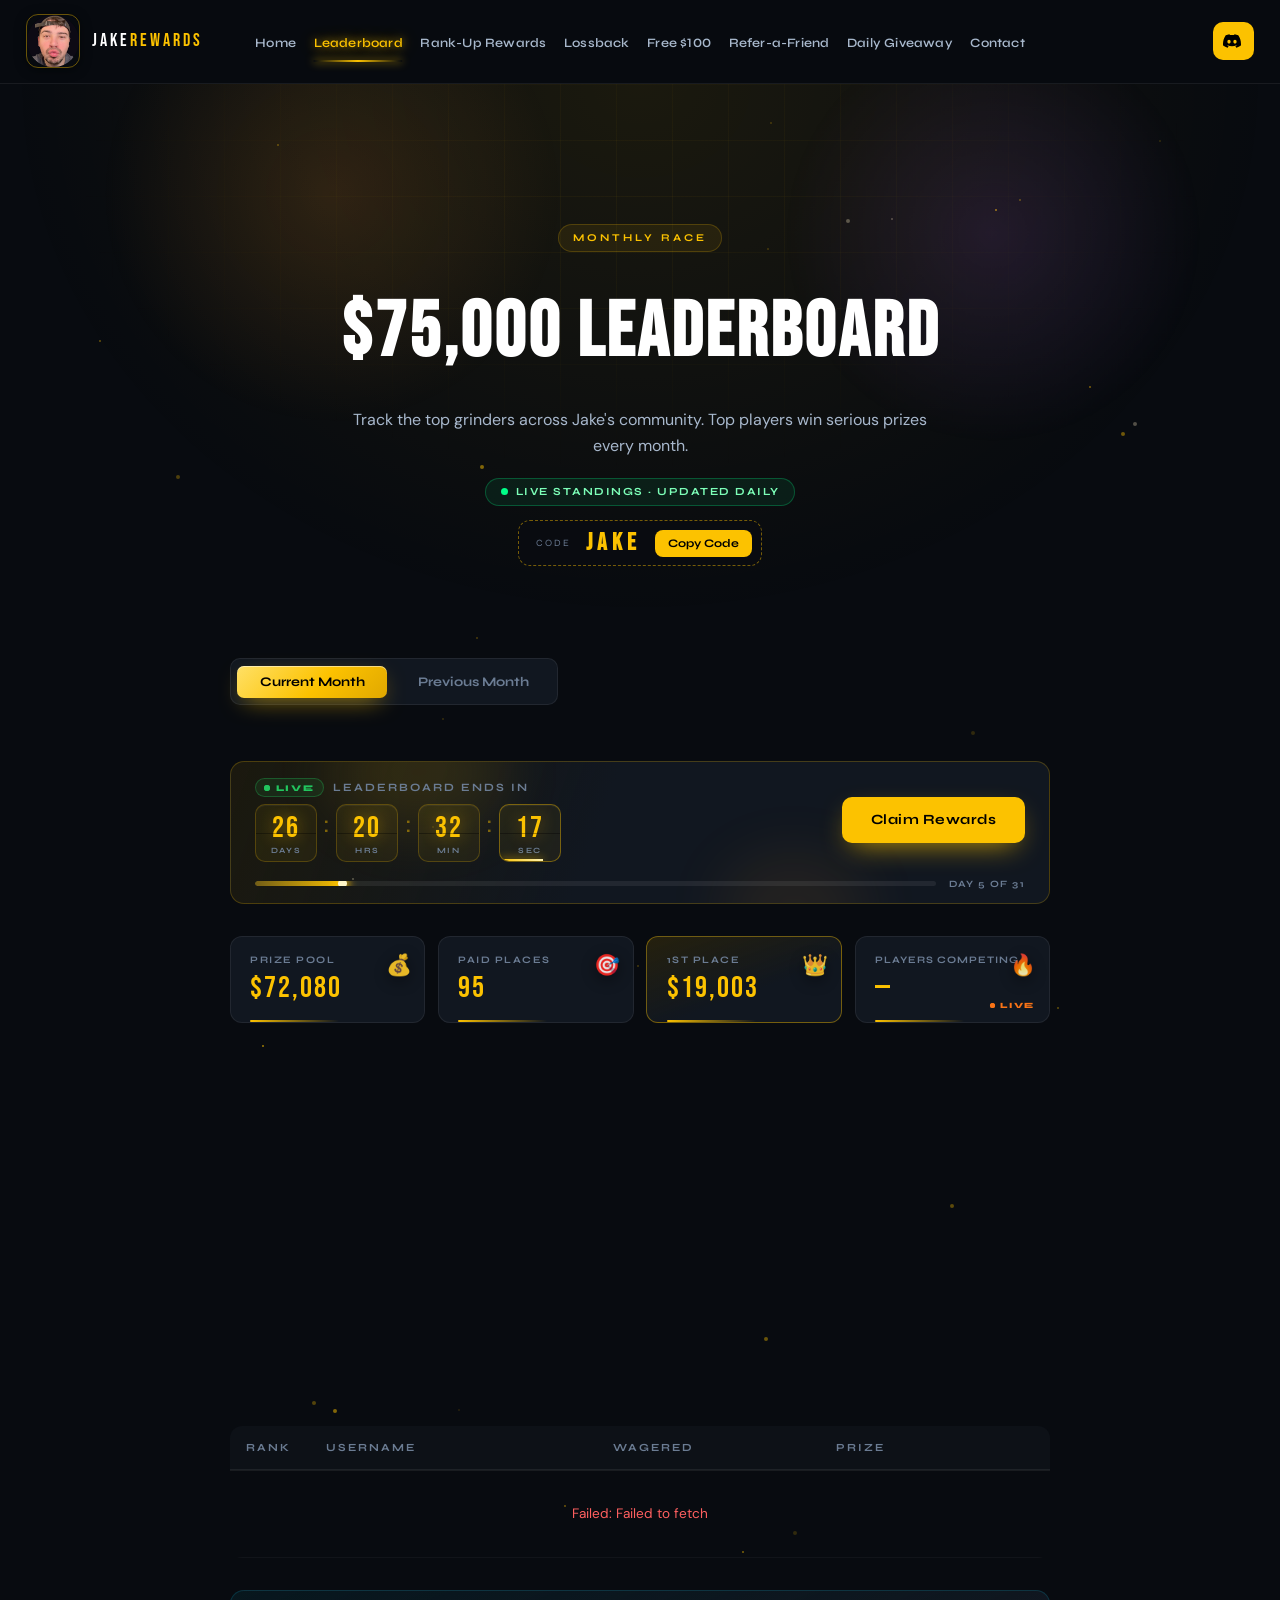
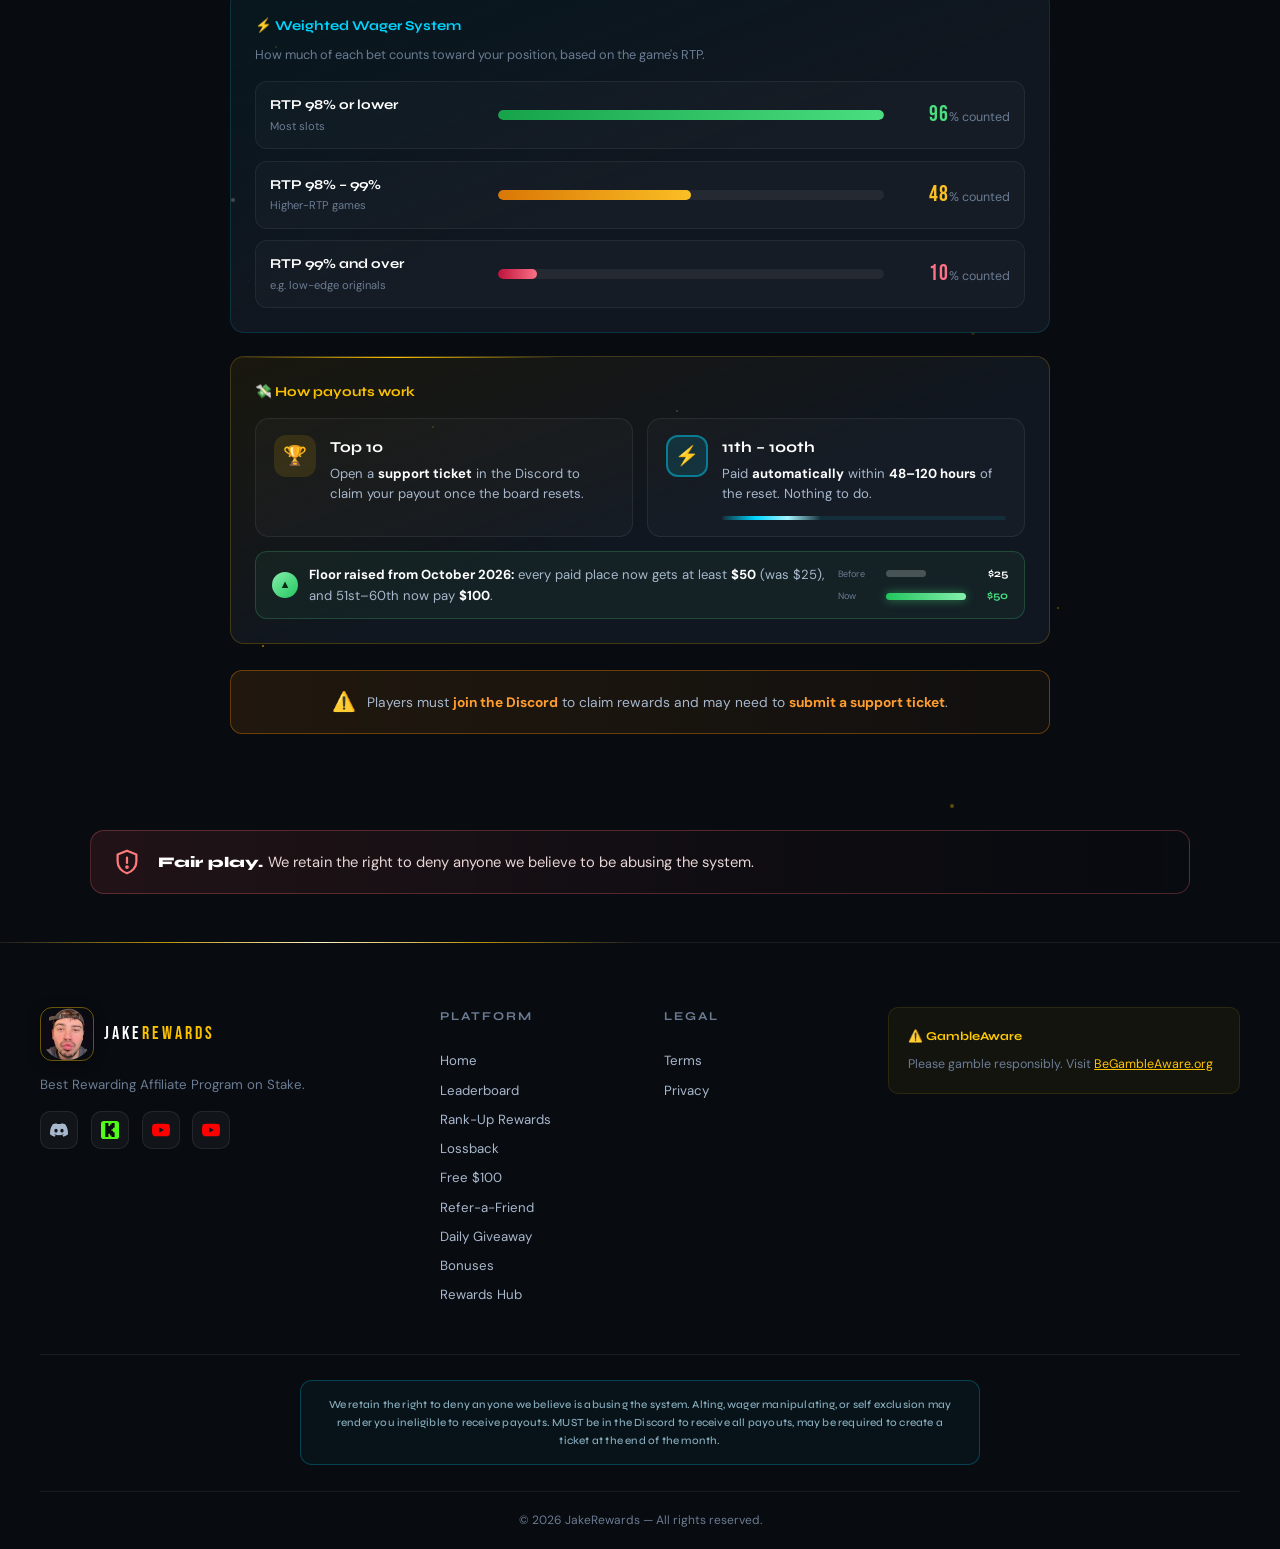
<file: leaderboard.html>
<!DOCTYPE html>
<html lang="en">
<head>
  <!-- Google tag (gtag.js) -->
  <script async src="https://www.googletagmanager.com/gtag/js?id=G-GYHZ8BHHX7"></script>
  <script>
    window.dataLayer = window.dataLayer || [];
    function gtag(){dataLayer.push(arguments);}
    gtag('js', new Date());
    gtag('config', 'G-GYHZ8BHHX7');
  </script>
  <meta charset="UTF-8"/>
  <meta name="viewport" content="width=device-width, initial-scale=1.0"/>
  <title>$75,000 Leaderboard — JakeRewards</title>
  <meta name="description" content="Compete in Jake's $75,000 monthly leaderboard on Stake. Track top grinders, prizes and your position. Use code JAKE to enter."/>
  <meta property="og:title" content="$75,000 Leaderboard — JakeRewards"/>
  <meta property="og:description" content="Compete in Jake's $75,000 monthly leaderboard on Stake. Use code JAKE."/>
  <meta property="og:image" content="https://jakerewards.com/og-image.png?v=17"/>
  <meta property="og:image:width" content="1200"/>
  <meta property="og:image:height" content="630"/>
  <meta property="og:type" content="website"/>
  <meta property="og:url" content="https://jakerewards.com/"/>
  <meta name="twitter:card" content="summary_large_image"/>
  <meta name="twitter:title" content="$75,000 Leaderboard — JakeRewards"/>
  <meta name="twitter:description" content="Compete in Jake's $75,000 monthly leaderboard on Stake. Use code JAKE."/>
  <meta name="twitter:image" content="https://jakerewards.com/og-image.png?v=17"/>
  <link rel="preconnect" href="https://fonts.googleapis.com"/>
  <link href="https://fonts.googleapis.com/css2?family=Bebas+Neue&family=Syne:wght@400;600;700;800&family=DM+Sans:wght@300;400;500&display=swap" rel="stylesheet"/>
  <link rel="stylesheet" href="style.css?v=21"/>
  <link rel="stylesheet" href="motion.css?v=12"/>
  <style>
    .lb-wrap{max-width:900px;margin:0 auto;padding:2rem 2.5rem 6rem;}
    .lb-tabs{display:flex;gap:.5rem;margin-bottom:2rem;background:var(--card);border:1px solid var(--border);border-radius:10px;padding:.4rem;width:fit-content;}
    .lb-tab{font-family:var(--font-head);font-size:.82rem;font-weight:700;padding:.5rem 1.4rem;border-radius:7px;cursor:pointer;color:var(--muted);transition:all .2s;border:none;background:transparent;}
    .lb-tab.active{background:var(--gold);color:#000;}
    .countdown-bar{background:var(--card);border:1px solid var(--border);border-radius:var(--radius);padding:1rem 1.5rem;display:flex;align-items:center;justify-content:space-between;margin-bottom:2rem;flex-wrap:wrap;gap:1rem;}
    .countdown-label{font-size:.7rem;text-transform:uppercase;letter-spacing:2px;color:var(--muted);font-family:var(--font-head);font-weight:700;}
    .countdown-val{font-family:var(--font-display);font-size:1.8rem;letter-spacing:3px;color:var(--gold);}
    .lb-table{width:100%;border-collapse:collapse;}
    .lb-table th{font-family:var(--font-head);font-size:.68rem;text-transform:uppercase;letter-spacing:2px;color:var(--muted);text-align:left;padding:.8rem 1rem;border-bottom:1px solid var(--border);}
    .lb-table td{padding:.9rem 1rem;border-bottom:1px solid rgba(255,255,255,0.04);font-size:.85rem;color:var(--text2);}
    .lb-table tr:hover td{background:rgba(255,255,255,0.02);}
    .lb-rank{font-family:var(--font-display);font-size:1.1rem;letter-spacing:1px;color:var(--muted);}
    .lb-rank.r1{color:var(--gold);}
    .lb-rank.r2{color:#c0c8d0;}
    .lb-rank.r3{color:#c87040;}
    .lb-user{font-family:var(--font-head);font-weight:700;color:#fff;}
    .lb-prize{font-family:var(--font-head);font-weight:700;color:var(--gold);}
    .lb-empty{text-align:center;padding:3rem;color:var(--muted);font-size:.9rem;}
    .wager-rules{background:var(--card);border:1px solid rgba(0,212,255,0.15);border-radius:var(--radius);padding:1.5rem;margin-top:2rem;}
    .wager-rules h4{font-family:var(--font-head);font-size:.85rem;font-weight:700;color:var(--accent);margin-bottom:.8rem;}
    .wager-rules ul{list-style:none;display:flex;flex-direction:column;gap:.5rem;}
    .wager-rules li{font-size:.8rem;color:var(--text2);padding-left:1.2rem;position:relative;}
    .wager-rules li::before{content:'•';position:absolute;left:0;color:var(--accent);}
    /* How payouts work (October 2026) */
    .lb-pay{margin-top:1.4rem;padding:1.5rem;border-radius:var(--radius);background:linear-gradient(160deg,rgba(252,194,0,.07),var(--card) 55%);border:1px solid rgba(252,194,0,.2)}
    .lb-pay h4{font-family:var(--font-head);font-size:.85rem;font-weight:700;color:var(--gold);margin-bottom:1rem}
    .lb-pay-grid{display:grid;grid-template-columns:1fr 1fr;gap:.9rem}
    .lb-pay-card{display:flex;gap:.9rem;align-items:flex-start;padding:1rem 1.1rem;border-radius:14px;background:rgba(255,255,255,.025);border:1px solid rgba(255,255,255,.07);transition:transform .3s cubic-bezier(.22,1,.36,1),border-color .3s,box-shadow .3s}
    .lb-pay-card:hover{transform:translateY(-3px)}
    .lb-pay-card.top:hover{border-color:rgba(252,194,0,.4);box-shadow:0 14px 30px -14px rgba(252,194,0,.4)}
    .lb-pay-card.auto:hover{border-color:rgba(0,212,255,.4);box-shadow:0 14px 30px -14px rgba(0,212,255,.35)}
    .lb-pay-ico{flex:none;width:42px;height:42px;border-radius:12px;display:grid;place-items:center;font-size:1.2rem;background:rgba(252,194,0,.12)}
    .lb-pay-card.auto .lb-pay-ico{position:relative;background:rgba(0,212,255,.12)}
    .lb-pay-card.auto .lb-pay-ico::after{content:"";position:absolute;inset:0;border-radius:inherit;border:2px solid rgba(0,212,255,.45);animation:v3RingSq 2.6s ease-out infinite}
    @keyframes v3RingSq{0%{transform:scale(1);opacity:.8}100%{transform:scale(1.35);opacity:0}}
    @keyframes lbZap{0%,100%{box-shadow:0 0 0 0 rgba(0,212,255,.35)}50%{box-shadow:0 0 0 7px rgba(0,212,255,0)}}
    .lb-pay-card b{display:block;font-family:var(--font-head);font-size:.95rem;color:#fff;margin-bottom:.25rem}
    .lb-pay-card p{font-size:.82rem;color:var(--text2);line-height:1.55;margin:0}
    .lb-pay-card p strong{color:#fff}
    .lb-pay-floor{display:flex;gap:.7rem;align-items:center;margin-top:.9rem;padding:.75rem 1rem;border-radius:12px;font-size:.82rem;color:var(--text2);background:rgba(74,222,128,.06);border:1px solid rgba(74,222,128,.22)}
    .lb-pay-floor strong{color:#fff}
    .lb-pay-up{flex:none;width:26px;height:26px;border-radius:50%;display:grid;place-items:center;font-size:.7rem;color:#052e16;background:linear-gradient(135deg,#86efac,#22c55e);animation:lbUp 1.8s ease-in-out infinite}
    @keyframes lbUp{0%,100%{transform:translateY(0)}50%{transform:translateY(-3px)}}
    @media(max-width:700px){.lb-pay-grid{grid-template-columns:1fr}.lb-pay{padding:1.2rem}}
    @media(prefers-reduced-motion:reduce){.lb-pay-card.auto .lb-pay-ico,.lb-pay-up{animation:none}}

    .lb-table td{vertical-align:middle;}
    .lb-userwrap{display:flex;align-items:center;gap:10px;}
    .lb-avatar{width:30px;height:30px;border-radius:50%;background:var(--card2);border:1px solid var(--border);display:flex;align-items:center;justify-content:center;font-family:var(--font-display);font-size:.95rem;color:var(--gold);flex-shrink:0;}
    .lb-row.top1 .lb-avatar{background:linear-gradient(135deg,var(--gold),var(--gold2));color:#000;border-color:var(--gold);}
    .lb-row.top2 .lb-avatar{border-color:#c0c8d0;color:#c0c8d0;}
    .lb-row.top3 .lb-avatar{border-color:#c87040;color:#c87040;}
    .lb-wagered{display:flex;flex-direction:column;gap:5px;min-width:130px;}
    .lb-wagered-num{font-family:var(--font-head);font-weight:700;color:var(--text);font-size:.85rem;}
    .lb-row.top2 .lb-bar-fill{background:linear-gradient(90deg,#8a93a0,#c0c8d0);}
    .lb-row.top3 .lb-bar-fill{background:linear-gradient(90deg,#9a5a2e,#c87040);}
    .lb-row{opacity:1;}  /* removed per-row animation for performance */
    .lb-medal{display:inline-block;margin-right:4px;}
    .lb-pool-strip{display:flex;gap:.8rem;flex-wrap:wrap;margin-bottom:2rem;}
    .lb-pool-card{flex:1;min-width:150px;background:var(--card);border:1px solid var(--border);border-radius:12px;padding:1rem 1.2rem;}
    .lb-pool-card .pc-label{font-size:.62rem;text-transform:uppercase;letter-spacing:2px;color:var(--muted);font-family:var(--font-head);font-weight:700;}
    .lb-pool-card .pc-val{font-family:var(--font-display);font-size:1.9rem;letter-spacing:2px;color:var(--gold);line-height:1.1;margin-top:.2rem;}

    /* ── CHAMPION ANIMATIONS (match homepage podium) ── */
    .lb-row.top1 .lb-avatar{animation:lbChampGlow 2.6s ease-in-out infinite;}
    @keyframes lbChampGlow{0%,100%{box-shadow:0 0 0 0 rgba(230,180,50,0);}50%{box-shadow:0 0 16px 2px rgba(230,180,50,0.6);}}
    .lb-row.top1 .lb-bar-fill{box-shadow:0 0 10px rgba(230,180,50,0.5);}
    .lb-medal{display:inline-block;}
    .lb-row.top1 .lb-medal,.lb-row.top2 .lb-medal,.lb-row.top3 .lb-medal{animation:lbMedalPulse 2.6s ease-in-out infinite;}
    .lb-row.top2 .lb-medal{animation-delay:.25s;}
    .lb-row.top3 .lb-medal{animation-delay:.5s;}
    @keyframes lbMedalPulse{0%,100%{transform:scale(1) rotate(0);}50%{transform:scale(1.18) rotate(-5deg);}}
    .lb-table-wrap{width:100%;}
    .lb-podium-wrap{margin:0 0 2.6rem;}

    /* ── MOBILE: keep the table inside the screen ── */
    @media(max-width:560px){
      .lb-wrap{padding:1rem 1rem 4rem;}
      .lb-table-wrap{overflow-x:auto;-webkit-overflow-scrolling:touch;border-radius:12px;}
      .lb-table td,.lb-table th{padding:.6rem .3rem;}
      .lb-table th{font-size:.52rem;letter-spacing:.8px;}
      .lb-rank{font-size:.85rem;}
      .lb-medal{margin-right:1px;font-size:.8rem;}
      .lb-avatar{width:24px;height:24px;font-size:.72rem;}
      .lb-userwrap{gap:5px;}
      .lb-user{font-size:.72rem;}
      .lb-wagered{min-width:70px;gap:3px;}
      .lb-wagered-num{font-size:.7rem;}
      .lb-prize{font-size:.7rem;}
      .lb-pool-card{min-width:calc(50% - .4rem);padding:.7rem .8rem;}
      .lb-pool-card .pc-val{font-size:1.3rem;}
      .lb-pool-card .pc-label{font-size:.55rem;}
      .podium-card{padding:1.2rem .9rem;}
      .podium-name{font-size:.75rem;}
      .podium-wager{font-size:.68rem;}
      .podium-prize{font-size:.72rem;}
      .countdown-val{font-size:1.4rem;}
    }
    @media(prefers-reduced-motion:reduce){
      .lb-row.top1 .lb-avatar,.lb-medal{animation:none!important;}
      .flame-inner,.row-wave::before,.row-wave::after{animation:none!important;}
    }







    /* ── PODIUM CARD ANIMATIONS (replaces flames) ── */
    /* Gold #1: rotating golden border + inner glow pulse */
    .podium-card.gold{
      border:2px solid transparent;
      background-clip:padding-box;
      position:relative;
    }
    .podium-card.gold::before{
      content:'';
      position:absolute;
      inset:-2px;
      border-radius:inherit;
      padding:2px;
      background:conic-gradient(from var(--angle,0deg),#ffd700,#ff8c00,#ffd700,#fff176,#ffd700);
      -webkit-mask:linear-gradient(#fff 0 0) content-box,linear-gradient(#fff 0 0);
      -webkit-mask-composite:xor;
      mask-composite:exclude;
      animation:borderRotate 3s linear infinite;
      z-index:0;
      will-change:transform;
    }
    @property --angle{syntax:'<angle>';initial-value:0deg;inherits:false;}
    @keyframes borderRotate{to{--angle:360deg;}}

    .podium-card.gold::after{
      content:'';
      position:absolute;
      inset:0;
      border-radius:inherit;
      background:radial-gradient(ellipse at 50% 120%,rgba(255,180,0,0.22) 0%,transparent 65%);
      animation:goldPulse 2.2s ease-in-out infinite alternate;
      z-index:0;pointer-events:none;
    }
    @keyframes goldPulse{
      0%{opacity:0.6;transform:scaleY(0.95);}
      100%{opacity:1;transform:scaleY(1.05);}
    }

    /* Silver #2: cool blue shimmer border + glow */
    .podium-card.silver{position:relative;}
    .podium-card.silver::before{
      content:'';
      position:absolute;
      inset:-2px;
      border-radius:inherit;
      background:linear-gradient(135deg,#b0bec5,#90a4ae,#cfd8dc,#78909c,#b0bec5);
      background-size:300% 300%;
      animation:silverShimmer 2.5s ease-in-out infinite;
      -webkit-mask:linear-gradient(#fff 0 0) content-box,linear-gradient(#fff 0 0);
      -webkit-mask-composite:xor;
      mask-composite:exclude;
      padding:2px;z-index:0;
    }
    @keyframes silverShimmer{
      0%{background-position:0% 50%;}
      50%{background-position:100% 50%;}
      100%{background-position:0% 50%;}
    }
    .podium-card.silver::after{
      content:'';
      position:absolute;inset:0;border-radius:inherit;
      background:radial-gradient(ellipse at 50% 120%,rgba(176,190,197,0.18) 0%,transparent 65%);
      animation:silverPulse 2.6s ease-in-out infinite alternate;
      z-index:0;pointer-events:none;
    }
    @keyframes silverPulse{0%{opacity:0.5;}100%{opacity:1;}}

    /* Bronze #3: warm copper border + glow */
    .podium-card.bronze{position:relative;}
    .podium-card.bronze::before{
      content:'';
      position:absolute;
      inset:-2px;
      border-radius:inherit;
      background:linear-gradient(135deg,#bf8970,#8d5524,#d4956a,#6d4c41,#bf8970);
      background-size:300% 300%;
      animation:bronzeShimmer 3s ease-in-out infinite;
      -webkit-mask:linear-gradient(#fff 0 0) content-box,linear-gradient(#fff 0 0);
      -webkit-mask-composite:xor;
      mask-composite:exclude;
      padding:2px;z-index:0;
    }
    @keyframes bronzeShimmer{
      0%{background-position:0% 50%;}
      50%{background-position:100% 50%;}
      100%{background-position:0% 50%;}
    }
    .podium-card.bronze::after{
      content:'';
      position:absolute;inset:0;border-radius:inherit;
      background:radial-gradient(ellipse at 50% 120%,rgba(191,137,112,0.18) 0%,transparent 65%);
      animation:bronzePulse 2.8s ease-in-out infinite alternate;
      z-index:0;pointer-events:none;
    }
    @keyframes bronzePulse{0%{opacity:0.5;}100%{opacity:1;}}

    /* Keep card content above pseudo elements */
    .podium-card .podium-slash,.podium-card .podium-body,.podium-card .podium-aura{position:relative;z-index:1;}
    @media(prefers-reduced-motion:reduce){
      .podium-card::before,.podium-card::after{animation:none!important;}
    }

    /* ── Table header (non-sticky to avoid covering rows) ── */
    .lb-table-wrap{border-radius:12px;overflow-x:auto;}
    .lb-table thead th{background:var(--bg2);border-bottom:2px solid var(--border);}

    /* ── FEATURE: Thicker dramatic wagered bar ── */
    .lb-bar{height:8px;border-radius:6px;background:rgba(255,255,255,0.06);overflow:hidden;margin-top:4px;}
    .lb-bar-fill{height:100%;border-radius:6px;background:linear-gradient(90deg,var(--gold),#ffee88);width:0;transition:width 1.2s cubic-bezier(.16,1,.3,1);box-shadow:0 0 8px rgba(252,194,0,0.4);}

    /* ── FEATURE: Top 3 row border glow ── */
    .lb-row.top1 td:first-child{box-shadow:inset 4px 0 0 var(--gold);}
    .lb-row.top2 td:first-child{box-shadow:inset 4px 0 0 #b0bec5;}
    .lb-row.top3 td:first-child{box-shadow:inset 4px 0 0 #c87040;}
    .lb-row.top1 td{background:linear-gradient(90deg,rgba(252,194,0,0.10),transparent 60%);}
    .lb-row.top2 td{background:linear-gradient(90deg,rgba(176,190,197,0.08),transparent 60%);}
    .lb-row.top3 td{background:linear-gradient(90deg,rgba(200,112,64,0.08),transparent 60%);}

    /* ── FEATURE: Rank change indicators ── */
    .rank-up{color:#00e676;font-size:.7rem;font-weight:700;margin-left:4px;}
    .rank-dn{color:#ff5252;font-size:.7rem;font-weight:700;margin-left:4px;}
    .rank-nc{color:var(--muted);font-size:.7rem;margin-left:4px;}

    /* ── FEATURE: Heat indicator ── */
    .heat-badge{font-size:.85rem;margin-left:3px;animation:heatPulse 1.2s ease-in-out infinite alternate;}
    @keyframes heatPulse{0%{transform:scale(1);}100%{transform:scale(1.3);}}

    /* ── FEATURE: Expandable row ── */
    .lb-row{cursor:pointer;}
    .lb-row:hover td{background:rgba(255,255,255,0.03)!important;}
    .lb-expand{display:none;background:rgba(252,194,0,0.03);border-top:1px solid rgba(252,194,0,0.1);}
    .lb-expand.open{display:table-row;}
    .lb-expand td{padding:.8rem 1rem 1rem 3.5rem!important;background:rgba(252,194,0,0.03)!important;}
    .lb-expand-inner{display:flex;gap:1.5rem;flex-wrap:wrap;align-items:center;}
    .lb-expand-stat{display:flex;flex-direction:column;gap:.2rem;}
    .lb-expand-stat .es-label{font-size:.6rem;text-transform:uppercase;letter-spacing:1.5px;color:var(--muted);font-family:var(--font-head);}
    .lb-expand-stat .es-val{font-family:var(--font-display);font-size:1.1rem;letter-spacing:1px;color:#fff;}

    /* ── FEATURE: Live rank change ticker ── */
    .rank-ticker{display:flex;align-items:center;gap:1rem;background:rgba(0,0,0,0.3);border:1px solid var(--border);border-radius:10px;padding:.6rem 1rem;margin-bottom:1.5rem;overflow:hidden;}
    .rank-ticker-label{font-family:var(--font-head);font-size:.62rem;font-weight:800;letter-spacing:2px;color:var(--gold);white-space:nowrap;flex-shrink:0;text-transform:uppercase;}
    .rank-ticker-track-wrap{flex:1;overflow:hidden;-webkit-mask-image:linear-gradient(90deg,transparent,#000 5%,#000 95%,transparent);mask-image:linear-gradient(90deg,transparent,#000 5%,#000 95%,transparent);}
    .rank-ticker-track{display:flex;gap:2rem;width:max-content;animation:tickerScroll 30s linear infinite;}
    .rank-ticker-track:hover{animation-play-state:paused;}
    @keyframes tickerScroll{0%{transform:translateX(0);}100%{transform:translateX(-50%);}}
    .ticker-item{display:flex;align-items:center;gap:.4rem;white-space:nowrap;font-size:.78rem;color:var(--text2);}
    .ticker-item .ti-name{color:#fff;font-weight:600;}
    .ticker-item .ti-up{color:#00e676;}
    .ticker-item .ti-dn{color:#ff5252;}

    /* ── FEATURE: Cutoff banner ── */
    .cutoff-banner{background:linear-gradient(90deg,rgba(252,194,0,0.06),rgba(252,194,0,0.02));border:1px solid rgba(252,194,0,0.2);border-radius:10px;padding:.8rem 1.2rem;margin-bottom:1.5rem;font-size:.82rem;color:var(--text2);display:none;}
    .cutoff-banner.ready{display:flex;align-items:center;gap:.6rem;flex-wrap:wrap;}
    .cutoff-banner strong{color:var(--gold);}
    /* ── Claim notice — must stand out (Jake's request: visible, catches the eye) ── */
    .claim-notice{
      display:flex;align-items:center;justify-content:center;gap:.65rem;
      background:linear-gradient(90deg,rgba(255,140,0,0.1),rgba(255,140,0,0.04));
      border:1px solid rgba(255,140,0,0.35);
      border-radius:12px;padding:1rem 1.3rem;
      margin-top:1.6rem;text-align:center;flex-wrap:wrap;
      box-shadow:0 0 0 0 rgba(255,140,0,0.25);
      position:relative;
    }
    .claim-notice::after{content:"";position:absolute;inset:-1px;border-radius:inherit;border:1px solid rgba(255,140,0,.55);box-shadow:0 0 24px 2px rgba(255,140,0,.18);opacity:0;animation:claimNoticeFade 2.4s ease-in-out infinite;pointer-events:none}
    @keyframes claimNoticeFade{50%{opacity:1}}
    .claim-notice-icon{font-size:1.2rem;flex-shrink:0;}
    .claim-notice-text{font-size:.86rem;color:var(--text2);line-height:1.5;}
    .claim-notice-text strong{color:#ff9d2f;font-weight:700;}
    @keyframes claimNoticeGlow{
      0%,100%{box-shadow:0 0 0 0 rgba(255,140,0,0.18);border-color:rgba(255,140,0,0.3);}
      50%{box-shadow:0 0 24px 2px rgba(255,140,0,0.18);border-color:rgba(255,140,0,0.55);}
    }
    @media(max-width:560px){
      .claim-notice{padding:.85rem 1rem;gap:.5rem;}
      .claim-notice-text{font-size:.78rem;}
    }
    .cutoff-sep{color:var(--border);margin:0 .3rem;}

    /* ── TROPHY BEAM: slow gold spotlight sweeping the page ── */
    .lb-beam{
      position:fixed;
      top:0;left:-30%;
      width:18%;height:100vh;
      background:linear-gradient(90deg,
        transparent 0%,
        rgba(252,194,0,0.03) 20%,
        rgba(252,194,0,0.07) 50%,
        rgba(252,194,0,0.03) 80%,
        transparent 100%
      );
      transform:skewX(-12deg);
      animation:beamSweep 9s ease-in-out infinite;
      pointer-events:none;
      z-index:0;
      will-change:left;
    }
    @keyframes beamSweep{
      0%  {left:-30%;opacity:0;}
      8%  {opacity:1;}
      50% {left:115%;opacity:1;}
      58% {opacity:0;}
      100%{left:115%;opacity:0;}
    }
    /* Second beam, delayed */
    .lb-beam-2{
      position:fixed;
      top:0;left:-30%;
      width:10%;height:100vh;
      background:linear-gradient(90deg,
        transparent 0%,
        rgba(252,194,0,0.015) 30%,
        rgba(252,194,0,0.04) 50%,
        rgba(252,194,0,0.015) 70%,
        transparent 100%
      );
      transform:skewX(-8deg);
      animation:beamSweep 9s ease-in-out 2.5s infinite;
      pointer-events:none;
      z-index:0;
      will-change:left;
    }
    /* Make sure content sits above beams */
    .lb-wrap,.page-hero,.countdown-bar,.lb-pool-strip,.lb-podium-wrap,.lb-tabs-wrap{position:relative;z-index:1;}

    /* ── PODIUM CARD FLIP ── */
    .podium-card{cursor:pointer;perspective:1200px;}
    .podium-flip{
      position:relative;z-index:2;
      width:100%;height:100%;
      -webkit-transform-style:preserve-3d;
      transition:transform .6s cubic-bezier(.16,1,.3,1);
      transform-style:preserve-3d;
      min-height:230px;
    }
    /* #1 card is taller (has crown) - give its flip more height so the hint isn't clipped */
    .podium-card.gold .podium-flip{min-height:265px;}
    .podium-card.flipped .podium-flip{transform:rotateY(180deg);}
    .podium-face{
      position:absolute;inset:0;
      backface-visibility:hidden;
      -webkit-backface-visibility:hidden;
      -webkit-transform:translateZ(0);
      display:flex;flex-direction:column;align-items:center;justify-content:center;
      overflow:hidden;
    }
    .podium-front{
      -webkit-transform:rotateY(0deg) translateZ(1px);
      transform:rotateY(0deg) translateZ(1px);
    }
    .podium-back{
      -webkit-transform:rotateY(180deg) translateZ(1px);
      transform:rotateY(180deg) translateZ(1px);
      padding:1.4rem .6rem;
      gap:.7rem;
      justify-content:center;
    }
    .podium-back .pb-row{
      display:flex;flex-direction:column;align-items:center;gap:.15rem;
      width:100%;
    }
    .podium-back .pb-label{
      font-family:var(--font-head);font-size:.58rem;font-weight:700;
      text-transform:uppercase;letter-spacing:1.5px;color:var(--muted);
    }
    .podium-back .pb-val{
      font-family:var(--font-display);font-size:1.15rem;letter-spacing:1px;color:#fff;
    }
    .podium-back .pb-val.up{color:#00e676;}
    .podium-back .pb-val.dn{color:#ff7043;}
    .podium-back .pb-hint{
      font-size:.6rem;color:var(--muted);margin-top:.4rem;font-style:italic;
    }
    .podium-flip-hint{
      font-size:.58rem;color:var(--gold);letter-spacing:1.2px;text-transform:uppercase;
      opacity:.75;pointer-events:none;font-family:var(--font-head);font-weight:700;
      white-space:nowrap;margin-top:.9rem;
    }
    /* Back face hint anchored at bottom */
    .podium-back .podium-flip-hint{position:absolute;bottom:14px;left:50%;transform:translateX(-50%);margin-top:0;}
    /* Front hint slightly dimmer than back */
    .podium-front .podium-flip-hint{color:var(--muted);opacity:.65;position:relative;z-index:3;}
    /* Front face content flows naturally */
    .podium-front .podium-body{display:flex;flex-direction:column;align-items:center;padding-bottom:1.4rem;}

    /* ── DRAMATIC SUNBURST AURA on #1 — fills full card ── */
    .podium-card.gold{overflow:hidden;}
    .podium-card.gold .podium-aura{
      position:absolute;
      top:50%;left:50%;
      width:220%;height:220%;
      transform:translate(-50%,-50%);
      z-index:0;pointer-events:none;
      background:repeating-conic-gradient(from 0deg, rgba(252,210,80,0.28) 0deg 4deg, transparent 4deg 12deg);
      -webkit-mask:radial-gradient(circle, #000 0%, rgba(0,0,0,0.85) 25%, rgba(0,0,0,0.4) 55%, transparent 72%);
      mask:radial-gradient(circle, #000 0%, rgba(0,0,0,0.85) 25%, rgba(0,0,0,0.4) 55%, transparent 72%);
      opacity:1;
      animation:auraSpinTranslate 18s linear infinite;
      will-change:transform;
    }
    /* Purple-on-white wager pill for podium top 3 */
    .pw-pill{display:inline-block;background:#fff;font-weight:800;padding:2px 10px;border-radius:20px;margin-left:4px;font-size:.82rem;}
    /* Rank-specific pill colors: #1 gold, #2 electric blue, #3 purple */
    .pw-pill.r1{color:#f5b800;box-shadow:0 2px 8px rgba(245,184,0,0.35);}
    .pw-pill.r2{color:#2f7ff7;box-shadow:0 2px 8px rgba(47,127,247,0.35);}
    .pw-pill.r3{color:#7b2ff7;box-shadow:0 2px 8px rgba(123,47,247,0.35);}
    /* Centered spin — uses margin offsets for centering so rotate() doesn't break it */
    @keyframes auraSpinTranslate{from{transform:translate(-50%,-50%) rotate(0deg);}to{transform:translate(-50%,-50%) rotate(360deg);}}

    /* ── CLS FIX: reserve space + keep podium one row so layout never jumps ── */
    /* Desktop: 3 cards in one row; tallest (gold) ≈ 322px → reserve 330px. */
    #lb-podium{ min-height:330px; }
    /* ≤700px: relax min-width so the 3 cards STAY in a single row (deterministic height)
       instead of wrapping/stacking — this is what caused the big mobile shift. */
    @media(max-width:700px){
      .podium-card{ min-width:0; }
      #lb-podium{ gap:.7rem; }
    }
    /* ≤560px: HYBRID podium — gold #1 full-width on top, silver + bronze share the row below.
       Deterministic height → still zero layout shift, but far roomier than 3 tiny cards. */
    @media(max-width:560px){
      #lb-podium{ flex-wrap:wrap; gap:.6rem; min-height:625px; align-items:stretch; }
      .podium-card{ min-width:0; }
      .podium-card.gold{ flex:0 0 100%; order:-1; }            /* champion full-width, on top */
      .podium-card.silver,.podium-card.bronze{ flex:1 1 0; }   /* #2 and #3 side-by-side below */
      .podium-flip-hint{ letter-spacing:.5px; font-size:.55rem; }  /* never clips now */
      /* #2 and #3 are half-width here — stack the label above the pill so the wager never clips */
      .podium-card.silver .podium-wager,
      .podium-card.bronze .podium-wager{ display:flex; flex-direction:column; align-items:center; gap:2px; line-height:1.25; }
      .podium-card.silver .pw-pill,
      .podium-card.bronze .pw-pill{ margin-left:0; max-width:100%; }
    }
    /* Table: hold a sensible height for the loading state so the first rows don't jump in. */
    #lb-body{ min-height:300px; }

    /* ── CROWN: realistic 3D look + multi-layer animation ── */
    .podium-crown{
      position:relative;
      font-size:2.6rem;
      line-height:1;
      margin-bottom:.3rem;
      filter:drop-shadow(0 0 12px rgba(255,215,0,0.9)) drop-shadow(0 0 24px rgba(255,180,0,0.6)) drop-shadow(0 4px 8px rgba(0,0,0,0.8));
      animation:crownFloat 2.2s ease-in-out infinite, crownGlow 1.8s ease-in-out infinite alternate;
      transform-origin:center bottom;
      display:inline-block;
    }
    @keyframes crownFloat{
      0%,100%{transform:translateY(0) rotate(-3deg) scale(1);}
      25%{transform:translateY(-6px) rotate(0deg) scale(1.08);}
      50%{transform:translateY(-10px) rotate(3deg) scale(1.12);}
      75%{transform:translateY(-5px) rotate(1deg) scale(1.06);}
    }
    @keyframes crownGlow{
      0%{filter:drop-shadow(0 0 8px rgba(255,215,0,0.7)) drop-shadow(0 0 16px rgba(255,180,0,0.4)) drop-shadow(0 4px 8px rgba(0,0,0,0.8));}
      100%{filter:drop-shadow(0 0 20px rgba(255,215,0,1)) drop-shadow(0 0 40px rgba(255,180,0,0.8)) drop-shadow(0 0 60px rgba(255,140,0,0.4)) drop-shadow(0 4px 8px rgba(0,0,0,0.8));}
    }
    /* Crown sparkle dots */
    .podium-crown::before{
      content:'✦';
      position:absolute;
      top:-8px;left:-6px;
      font-size:.7rem;color:#fff;
      animation:sparkle1 2s ease-in-out infinite;
      opacity:0;
    }
    .podium-crown::after{
      content:'✦';
      position:absolute;
      top:-10px;right:-4px;
      font-size:.5rem;color:#FFD700;
      animation:sparkle2 2.4s ease-in-out infinite 0.6s;
      opacity:0;
    }
    @keyframes sparkle1{
      0%,100%{opacity:0;transform:scale(0) translateY(0);}
      40%,60%{opacity:1;transform:scale(1.2) translateY(-4px);}
    }
    @keyframes sparkle2{
      0%,100%{opacity:0;transform:scale(0) translateY(0);}
      40%,60%{opacity:1;transform:scale(1) translateY(-6px);}
    }

    /* ── DOLLAR BILLS falling on #2 and #3 ── */
    .bill-container{
      position:absolute;
      top:0;left:0;right:0;bottom:0;
      pointer-events:none;
      overflow:hidden;
      border-radius:inherit;
      z-index:0;            /* behind text/avatar so bills never overlap content */
    }
    .bill{
      position:absolute;
      top:-30px;
      font-size:1.1rem;
      animation:billFall linear infinite;
      opacity:0;
      user-select:none;
    }
    @keyframes billFall{
      0%{opacity:0;transform:translateY(-20px) rotate(0deg);}
      5%{opacity:.9;}
      90%{opacity:.7;}
      100%{opacity:0;transform:translateY(280px) rotate(360deg);}
    }
    @media(prefers-reduced-motion:reduce){
      .podium-crown{animation:none!important;filter:none!important;}
      .podium-crown::before,.podium-crown::after{display:none;}
      .bill{animation:none!important;display:none;}
    }
  </style>
<style>
/* ===== Leaderboard v2 ===== */
.pg-live+.pg-code{margin-top:.9rem}
/* segmented countdown */
.jm-cd{display:flex;align-items:flex-end;gap:.45rem;margin-top:.45rem}
.jm-cd-seg{display:flex;flex-direction:column;align-items:center;min-width:62px;padding:.45rem .5rem .35rem;border-radius:10px;background:rgba(252,194,0,.06);border:1px solid rgba(252,194,0,.22);box-shadow:inset 0 1px 0 rgba(255,255,255,.05)}
.jm-cd-seg b{font-family:var(--font-display);font-weight:400;font-size:1.9rem;letter-spacing:2px;line-height:1;color:var(--gold);text-shadow:0 0 16px rgba(252,194,0,.45)}
.jm-cd-seg small{margin-top:3px;font:700 .5rem var(--font-head);letter-spacing:1.6px;text-transform:uppercase;color:var(--muted)}
.jm-cd-seg b.tick{animation:jmTick .45s cubic-bezier(.2,1.4,.4,1)}
@keyframes jmTick{from{translate:0 -35%;opacity:.2}}
.jm-cd i{font-style:normal;font-family:var(--font-display);font-size:1.5rem;color:rgba(252,194,0,.45);padding-bottom:1.1rem;animation:jmBlink 1s steps(2) infinite}
@keyframes jmBlink{50%{opacity:.2}}
.countdown-bar{position:relative;overflow:hidden;background:linear-gradient(110deg,rgba(252,194,0,.08),var(--card) 45%)!important;border-color:rgba(252,194,0,.22)!important}
.countdown-bar::after{content:"";position:absolute;inset:0;background:linear-gradient(110deg,transparent 40%,rgba(255,236,160,.08) 50%,transparent 60%);translate:-100% 0;animation:pgSweep 6s ease-in-out infinite;pointer-events:none}
/* pool cards */
.lb-pool-card{position:relative;overflow:hidden;transition:transform .45s cubic-bezier(.16,1,.3,1),border-color .3s,box-shadow .3s}
.lb-pool-card:hover{transform:translateY(-5px);border-color:rgba(252,194,0,.35);box-shadow:0 18px 40px -22px rgba(252,194,0,.5)}
.pc-ico{position:absolute;right:.8rem;top:.7rem;font-size:1.3rem;opacity:.9;filter:drop-shadow(0 4px 8px rgba(0,0,0,.5))}
/* tabs: active pill glows */
.lb-tab.active{box-shadow:0 8px 22px -8px rgba(252,194,0,.7)}
.lb-tab{transition:all .3s cubic-bezier(.16,1,.3,1)!important}
.lb-tab:not(.active):hover{color:#fff;background:rgba(255,255,255,.05)}
@media (max-width:560px){
  .jm-cd-seg{min-width:0;flex:1;padding:.4rem .2rem .3rem}
  .jm-cd-seg b{font-size:1.45rem}
  .jm-cd{width:100%;gap:.3rem}.jm-cd i{display:none}
  .countdown-bar>div:first-child{width:100%}
  .pc-ico{font-size:1rem;right:.55rem;top:.5rem}
}
@media (prefers-reduced-motion:reduce){.jm-cd-seg b.tick,.jm-cd i,.countdown-bar::after{animation:none}}
</style>
<script>
/* Segmented countdown: mirrors the page's own countdown text, so the timing logic is untouched */
(function(){
  function build(){
    var src=document.getElementById('lb-countdown'); if(!src) return;
    var box=document.createElement('div'); box.className='jm-cd'; box.setAttribute('aria-hidden','true');
    var names=['Days','Hrs','Min','Sec'];
    box.innerHTML=names.map(function(n,i){return '<div class="jm-cd-seg"><b>--</b><small>'+n+'</small></div>'+(i<3?'<i>:</i>':'');}).join('');
    src.parentNode.insertBefore(box,src.nextSibling);
    src.style.position='absolute'; src.style.width='1px'; src.style.height='1px'; src.style.overflow='hidden'; src.style.clip='rect(0 0 0 0)';
    var bs=box.querySelectorAll('.jm-cd-seg b'), last=[];
    function sync(){
      box.style.display = src.style.display==='none' ? 'none' : '';
      var m=(src.textContent||'').match(/(\d+)d\s+(\d+)h\s+(\d+)m\s+(\d+)s/);
      if(!m) return;
      for(var k=0;k<4;k++){
        var v=k===0?m[1]:('0'+m[k+1]).slice(-2);
        if(last[k]!==v){ bs[k].textContent=v; if(last[k]!==undefined){ bs[k].classList.remove('tick'); void bs[k].offsetWidth; bs[k].classList.add('tick'); } last[k]=v; }
      }
    }
    sync();
    new MutationObserver(sync).observe(src,{childList:true,characterData:true,subtree:true,attributes:true,attributeFilter:['style']});
  }
  if(document.readyState==='loading') document.addEventListener('DOMContentLoaded',build); else build();
})();
</script>
</head>
<body>
<div id="jm-veil" aria-hidden="true"></div>
<div id="scroll-bar"></div>
<canvas id="star-canvas" style="position:fixed;top:0;left:0;width:100%;height:55vh;pointer-events:none;z-index:0;"></canvas>
<nav class="nav" style="position:relative;z-index:100;">
  <a href="index.html" class="nav-logo">
    <img src="logo.png" class="logo-img" alt="Jake Rewards logo" width="40" height="40">
    <span class="logo-text">JAKE<span class="logo-accent">REWARDS</span></span>
  </a>
  <ul class="nav-links">
    <li><a href="index.html">Home</a></li>
    <li><a href="leaderboard.html" class="active" aria-current="page">Leaderboard</a></li>
    <li><a href="rankrewards.html">Rank-Up Rewards</a></li>
    <li><a href="lossback.html">Lossback</a></li>
    <li><a href="free100.html">Free $100</a></li>
    <li><a href="refer.html">Refer-a-Friend</a></li>
    <li><a href="giveaway.html">Daily Giveaway</a></li>
    <li><a href="https://discord.com/invite/jakethedegen" target="_blank" rel="noopener">Contact</a></li>
  </ul>
  <a href="https://discord.com/invite/jakethedegen" target="_blank" class="nav-cta" aria-label="Discord"><svg width="16" height="16" viewBox="0 0 24 24" fill="currentColor" xmlns="http://www.w3.org/2000/svg"><path d="M20.317 4.369a19.79 19.79 0 0 0-4.885-1.515.074.074 0 0 0-.079.037c-.211.375-.444.864-.608 1.249a18.27 18.27 0 0 0-5.487 0 12.6 12.6 0 0 0-.617-1.249.077.077 0 0 0-.079-.037A19.736 19.736 0 0 0 3.677 4.369a.07.07 0 0 0-.032.027C.533 9.046-.32 13.58.099 18.057a.082.082 0 0 0 .031.057 19.9 19.9 0 0 0 5.993 3.03.078.078 0 0 0 .084-.028c.462-.63.874-1.295 1.226-1.994a.076.076 0 0 0-.041-.106 13.107 13.107 0 0 1-1.872-.892.077.077 0 0 1-.008-.128c.126-.094.252-.192.372-.291a.074.074 0 0 1 .077-.01c3.928 1.793 8.18 1.793 12.062 0a.074.074 0 0 1 .078.009c.12.099.246.198.373.292a.077.077 0 0 1-.006.127 12.3 12.3 0 0 1-1.873.892.077.077 0 0 0-.041.107c.36.698.772 1.362 1.225 1.993a.076.076 0 0 0 .084.028 19.84 19.84 0 0 0 6.002-3.03.077.077 0 0 0 .032-.054c.5-5.177-.838-9.674-3.549-13.66a.061.061 0 0 0-.031-.028zM8.02 15.331c-1.183 0-2.157-1.085-2.157-2.419 0-1.333.956-2.419 2.157-2.419 1.21 0 2.176 1.096 2.157 2.42 0 1.333-.956 2.418-2.157 2.418zm7.975 0c-1.183 0-2.157-1.085-2.157-2.419 0-1.333.955-2.419 2.157-2.419 1.21 0 2.176 1.096 2.157 2.42 0 1.333-.946 2.418-2.157 2.418z"/></svg>Discord</a>
  <button class="nav-hamburger" onclick="toggleMobile()" aria-label="Open menu" aria-controls="mobile-nav">☰</button>
</nav>
<div class="lb-beam"></div><div class="lb-beam-2"></div>
<div class="mobile-nav" id="mobile-nav">
  <a href="index.html" style="--i:0"><span>Home</span></a>
  <a href="leaderboard.html" class="active" aria-current="page" style="--i:1"><span>Leaderboard</span></a>
  <a href="rankrewards.html" style="--i:2"><span>Rank-Up Rewards</span></a>
  <a href="lossback.html" style="--i:3"><span>Lossback</span></a>
  <a href="free100.html" style="--i:4"><span>Free $100</span></a>
  <a href="refer.html" style="--i:5"><span>Refer-a-Friend</span></a>
  <a href="giveaway.html" style="--i:6"><span>Daily Giveaway</span></a>
  <a href="https://discord.com/invite/jakethedegen" target="_blank" rel="noopener" style="--i:7"><span>Contact (Discord)</span></a>
</div>

<div class="page-hero">
  <div class="section-tag">Monthly Race</div>
  <h1>$75,000 LEADERBOARD</h1>
  <p>Track the top grinders across Jake's community. Top players win serious prizes every month.</p>
  <div class="pg-live"><span class="live-dot"></span>Live standings · updated daily</div>
  <button type="button" class="pg-code" onclick="pgCopy(this)" aria-label="Copy code JAKE"><span class="pg-code-k">Code</span><b>JAKE</b><span class="pg-code-c">Copy Code</span></button>
</div>

<div class="lb-wrap">
  <div style="display:flex;align-items:center;justify-content:space-between;flex-wrap:wrap;gap:1rem;margin-bottom:1.5rem;">
    <div class="lb-tabs">
      <span class="lb-tab-ind" aria-hidden="true"></span>
      <button class="lb-tab active" onclick="switchTab('current',this)">Current Month</button>
      <button class="lb-tab" onclick="switchTab('previous',this)">Previous Month</button>
    </div>
  </div>

  <div class="countdown-bar" id="lb-countdown-bar">
    <div>
      <div class="cd-head"><span class="cd-live" id="lbCdLive"><i></i>LIVE</span><div class="countdown-label" id="lb-countdown-label">Leaderboard Ends In</div></div>
      <div class="countdown-val" id="lb-countdown">--d --h --m --s</div>
    </div>
    <a href="https://discord.com/invite/jakethedegen" target="_blank" class="btn-primary" id="lb-countdown-cta">Claim Rewards</a>
    <span class="cd-orb o1" aria-hidden="true"></span><span class="cd-orb o2" aria-hidden="true"></span>
    <div class="cd-prog" id="lbCdProg" aria-hidden="true"><div class="cd-prog-bar"><i id="lbCdFill"></i></div><span id="lbCdDay">Day — of —</span></div>
  </div>


  <div class="lb-pool-strip">
    <div class="lb-pool-card"><span class="pc-ico">💰</span><div class="pc-label">Prize Pool</div><div class="pc-val">$75,000</div></div>
    <div class="lb-pool-card"><span class="pc-ico">🎯</span><div class="pc-label">Paid Places</div><div class="pc-val">100</div></div>
    <div class="lb-pool-card pc-first"><span class="pc-ico">👑</span><div class="pc-label">1st Place</div><div class="pc-val">$20,000</div></div>
    <div class="lb-pool-card"><span class="pc-ico">🔥</span><div class="pc-label">Players Competing</div><div class="pc-val" id="lb-playercount">—</div><span class="pc-live"><i></i>live</span></div>
  </div>

  <div class="rank-ticker" id="rank-ticker" style="display:none;">
    <span class="rank-ticker-label">⚡ Live</span>
    <div class="rank-ticker-track-wrap"><div class="rank-ticker-track" id="rank-ticker-track"></div></div>
  </div>
  <div class="cutoff-banner" id="cutoff-banner"></div>
  <div class="lb-podium-wrap"><div class="podium" id="lb-podium"></div></div>

  <div class="lb-table-wrap">
  <table class="lb-table">
    <colgroup>
      <col style="width:80px">
      <col style="width:35%">
      <col style="width:auto">
      <col style="width:28%">
    </colgroup>
    <thead>
      <tr>
        <th>Rank</th>
        <th>Username</th>
        <th>Wagered</th>
        <th id="lb-prize-th">Prize</th>
      </tr>
    </thead>
    <tbody id="lb-body">
      <tr><td colspan="4" class="lb-empty">Loading leaderboard data…</td></tr>
    </tbody>
  </table>
  </div>

  <div class="wager-rules">
    <h4>⚡ Weighted Wager System</h4>
    <p class="wr-sub">How much of each bet counts toward your position, based on the game's RTP.</p>
    <ul class="wr-list">
      <li class="wr-row r1" style="--v:100"><span class="wr-band"><b>RTP 98% or lower</b><small>Most slots</small></span><span class="wr-meter"><i></i></span><span class="wr-pct"><b data-to="100">0</b>% counted</span><span class="wr-sr">Games with RTP of 98% or lower → 100% of wager is counted</span></li>
      <li class="wr-row r2" style="--v:50"><span class="wr-band"><b>RTP 98% – 99%</b><small>Higher-RTP games</small></span><span class="wr-meter"><i></i></span><span class="wr-pct"><b data-to="50">0</b>% counted</span><span class="wr-sr">Games with RTP between 98% and 99% → 50% of wager is counted</span></li>
      <li class="wr-row r3" style="--v:10"><span class="wr-band"><b>RTP 99% and over</b><small>e.g. low-edge originals</small></span><span class="wr-meter"><i></i></span><span class="wr-pct"><b data-to="10">0</b>% counted</span><span class="wr-sr">Games with RTP of 99% and over → 10% of wager is counted</span></li>
    </ul>
  </div>

  <div class="lb-pay" id="lbPay">
    <h4>💸 How payouts work</h4>
    <div class="lb-pay-grid">
      <div class="lb-pay-card top">
        <span class="lb-pay-ico">🏆</span>
        <div><b>Top 10</b><p>Open a <strong>support ticket</strong> in the Discord to claim your payout once the board resets.</p></div>
      </div>
      <div class="lb-pay-card auto">
        <span class="lb-pay-ico">⚡</span>
        <div><b>11th – 100th</b><p>Paid <strong>automatically</strong> within <strong>48–120 hours</strong> of the reset. Nothing to do.</p><div class="lb-pay-flow" aria-hidden="true"><i></i></div></div>
      </div>
    </div>
    <div class="lb-pay-floor"><span class="lb-pay-up">▲</span><span class="lb-pay-floor-txt"><strong>Floor raised from October 2026:</strong> every paid place now gets at least <strong>$50</strong> (was $25), and 51st–60th now pay <strong>$100</strong>.</span>
      <span class="lb-floor-cmp" aria-hidden="true"><span class="fc-row old"><small>Before</small><i></i><b>$25</b></span><span class="fc-row new"><small>Now</small><i></i><b>$50</b></span></span>
    </div>
  </div>

  <div class="claim-notice">
    <span class="claim-notice-icon">⚠️</span>
    <span class="claim-notice-text">Players must <strong>join the Discord</strong> to claim rewards and may need to <strong>submit a support ticket</strong>.</span>
  </div>
</div>

<aside class="jr-deny" role="note">
  <svg width="30" height="30" viewBox="0 0 24 24" fill="none" stroke="currentColor" stroke-width="1.8" stroke-linecap="round" stroke-linejoin="round" aria-hidden="true"><path d="M12 3l7.5 3v5.5c0 4.6-3.2 8.3-7.5 9.5-4.3-1.2-7.5-4.9-7.5-9.5V6L12 3z"/><path d="M12 8.5v4.2"/><circle cx="12" cy="16" r=".6" fill="currentColor"/></svg>
  <p><b>Fair play.</b>We retain the right to deny anyone we believe to be abusing the system.</p>
</aside>
<footer class="footer">
  <div class="footer-inner">
    <div class="footer-brand">
      <div class="footer-logo"><img src="logo.png" class="logo-img" alt="Jake Rewards logo" width="40" height="40"><span class="logo-text">JAKE<span class="logo-accent">REWARDS</span></span></div>
      <p class="footer-tagline">Best Rewarding Affiliate Program on Stake.</p>
      <div class="footer-socials">
        <a href="https://discord.com/invite/jakethedegen" target="_blank" class="fs-discord" title="Discord"><svg viewBox="0 0 24 24" fill="currentColor" xmlns="http://www.w3.org/2000/svg"><path d="M20.317 4.369a19.79 19.79 0 0 0-4.885-1.515.074.074 0 0 0-.079.037c-.211.375-.444.864-.608 1.249a18.27 18.27 0 0 0-5.487 0 12.6 12.6 0 0 0-.617-1.249.077.077 0 0 0-.079-.037A19.736 19.736 0 0 0 3.677 4.369a.07.07 0 0 0-.032.027C.533 9.046-.32 13.58.099 18.057a.082.082 0 0 0 .031.057 19.9 19.9 0 0 0 5.993 3.03.078.078 0 0 0 .084-.028c.462-.63.874-1.295 1.226-1.994a.076.076 0 0 0-.041-.106 13.107 13.107 0 0 1-1.872-.892.077.077 0 0 1-.008-.128c.126-.094.252-.192.372-.291a.074.074 0 0 1 .077-.01c3.928 1.793 8.18 1.793 12.062 0a.074.074 0 0 1 .078.009c.12.099.246.198.373.292a.077.077 0 0 1-.006.127 12.3 12.3 0 0 1-1.873.892.077.077 0 0 0-.041.107c.36.698.772 1.362 1.225 1.993a.076.076 0 0 0 .084.028 19.84 19.84 0 0 0 6.002-3.03.077.077 0 0 0 .032-.054c.5-5.177-.838-9.674-3.549-13.66a.061.061 0 0 0-.031-.028zM8.02 15.331c-1.183 0-2.157-1.085-2.157-2.419 0-1.333.956-2.419 2.157-2.419 1.21 0 2.176 1.096 2.157 2.42 0 1.333-.956 2.418-2.157 2.418zm7.975 0c-1.183 0-2.157-1.085-2.157-2.419 0-1.333.955-2.419 2.157-2.419 1.21 0 2.176 1.096 2.157 2.42 0 1.333-.946 2.418-2.157 2.418z"/></svg></a>
        <a href="https://kick.com/itsjakeuwu" target="_blank" class="fs-kick" title="Kick"><svg viewBox="0 0 256 256" fill="none" xmlns="http://www.w3.org/2000/svg"><rect width="256" height="256" rx="40" fill="currentColor" style="color:#53FC18"/><path transform="translate(61,28) scale(0.82)" fill="#0a0d0e" d="M0 0h54v54h27v-27h27v-27h54v81h-27v27h-27v27h27v27h27v81h-54v-27h-27v-27h-27v54h-54Z"/></svg></a>
        <a href="https://www.youtube.com/@itsjakex" target="_blank" class="fs-youtube" title="YouTube"><svg viewBox="0 0 24 24" fill="currentColor" xmlns="http://www.w3.org/2000/svg" style="color:#FF0000"><path d="M23.498 6.186a3.016 3.016 0 0 0-2.122-2.136C19.505 3.545 12 3.545 12 3.545s-7.505 0-9.377.505A3.017 3.017 0 0 0 .502 6.186C0 8.07 0 12 0 12s0 3.93.502 5.814a3.016 3.016 0 0 0 2.122 2.136c1.871.505 9.376.505 9.376.505s7.505 0 9.377-.505a3.015 3.015 0 0 0 2.122-2.136C24 15.93 24 12 24 12s0-3.93-.502-5.814zM9.545 15.568V8.432L15.818 12l-6.273 3.568z"/></svg></a>
        <a href="https://www.youtube.com/@jakeplaysbj" target="_blank" class="fs-youtube" title="YouTube (BJ)"><svg viewBox="0 0 24 24" fill="currentColor" xmlns="http://www.w3.org/2000/svg" style="color:#FF0000"><path d="M23.498 6.186a3.016 3.016 0 0 0-2.122-2.136C19.505 3.545 12 3.545 12 3.545s-7.505 0-9.377.505A3.017 3.017 0 0 0 .502 6.186C0 8.07 0 12 0 12s0 3.93.502 5.814a3.016 3.016 0 0 0 2.122 2.136c1.871.505 9.376.505 9.376.505s7.505 0 9.377-.505a3.015 3.015 0 0 0 2.122-2.136C24 15.93 24 12 24 12s0-3.93-.502-5.814zM9.545 15.568V8.432L15.818 12l-6.273 3.568z"/></svg></a>
      </div>
    </div>
    <div class="footer-col"><h4>Platform</h4><a href="index.html">Home</a><a href="leaderboard.html">Leaderboard</a><a href="rankrewards.html">Rank-Up Rewards</a><a href="lossback.html">Lossback</a><a href="free100.html">Free $100</a><a href="refer.html">Refer-a-Friend</a><a href="giveaway.html">Daily Giveaway</a><a href="bonuses.html">Bonuses</a><a href="rewards.html">Rewards Hub</a></div>
    <div class="footer-col"><h4>Legal</h4><a href="terms.html">Terms</a><a href="privacy.html">Privacy</a></div>
    <div class="footer-responsible"><div class="responsible-badge">⚠️ GambleAware</div><p>Please gamble responsibly. Visit <a href="https://www.begambleaware.org/" target="_blank">BeGambleAware.org</a></p></div>
  </div>
  <div class="footer-disclaimer-wrap">
    <div class="footer-disclaimer">We retain the right to deny anyone we believe is abusing the system. Alting, wager manipulating, or self exclusion may render you ineligible to receive payouts. MUST be in the Discord to receive all payouts, may be required to create a ticket at the end of the month.</div>
  </div>
  <div class="footer-bottom">© 2026 JakeRewards — All rights reserved.</div>
</footer>

<script>
const SHEET_CSV = 'https://docs.google.com/spreadsheets/d/1SW5j8VUSEcbj2Te9naiFB_zQzpwyjWnsjKyMxcM5l90/export?format=csv&gid=235680015';
const SHEET_CSV_PREV = 'https://docs.google.com/spreadsheets/d/1SW5j8VUSEcbj2Te9naiFB_zQzpwyjWnsjKyMxcM5l90/export?format=csv&gid=1502602180';
const DISPLAY_ROWS = 110;
/* Prize table from the November 2026 board onwards (set by Jake): cash only, no lossback for any place. */
const _LB_PRIZES = [
  20000,10000,5000,
  4000,3500,3000,2500,2250,2000,1650,
  1400,1300,1250,1125,1000,950,875,750,700,675,
  650,600,550,450,400,350,325,300,275,250,
  225,200,195,190,180,175,170,165,160,155,
  150,145,140,135,130,125,120,115,110,105,
  100,100,100,100,100,100,100,100,100,100,
  90,90,90,90,90,90,90,90,90,90,
  75,75,75,75,75,75,75,75,75,75,
  60,60,60,60,60,60,60,60,60,60,
  50,50,50,50,50,50,50,50,50,50
];
/* The October 2026 board: top 3 got 10% / 7.5% / 5% lossback and 4th-10th got 5% lossback.
   Still used for the "Previous Month" view of that board. */
const _LB_PRIZES_OCT = [
  {cash:20000,lb:'10%'},{cash:10000,lb:'7.5%'},{cash:5000,lb:'5%'},
  {cash:4000,lb:'5%'},{cash:3500,lb:'5%'},{cash:3000,lb:'5%'},{cash:2500,lb:'5%'},{cash:2250,lb:'5%'},{cash:2000,lb:'5%'},{cash:1650,lb:'5%'},
  1400,1300,1250,1125,1000,950,875,750,700,675,
  650,600,550,450,400,350,325,300,275,250,
  225,200,195,190,180,175,170,165,160,155,
  150,145,140,135,130,125,120,115,110,105,
  100,100,100,100,100,100,100,100,100,100,
  90,90,90,90,90,90,90,90,90,90,
  75,75,75,75,75,75,75,75,75,75,
  60,60,60,60,60,60,60,60,60,60,
  50,50,50,50,50,50,50,50,50,50
];
/* Previous table -- still used for the "Previous Month" view of any board that ended at or before
   the switch (the September 2026 board paid out under these). */
const _LB_PRIZES_OLD = [
  {cash:20000,lb:'5%'},{cash:10000,lb:'5%'},{cash:5000,lb:'5%'},
  {cash:4000,lb:'5%'},{cash:3500,lb:'5%'},{cash:3000,lb:'5%'},
  {cash:2500,lb:'5%'},{cash:2250,lb:'5%'},{cash:2000,lb:'5%'},{cash:1650,lb:'5%'},
  1400,1300,1250,1200,1100,1000,950,900,850,800,
  750,700,650,600,550,500,450,400,350,300,
  250,200,195,190,180,170,160,150,140,125,
  120,115,110,105,100,100,100,100,100,100,
  95,90,85,80,75,75,75,75,75,75,
  70,65,60,55,50,50,50,50,50,50,
  50,50,50,50,50,45,40,35,30,
  25,25,25,25,25,25,25,25,25,25,
  25,25,25,25,25,25,25,25,25,25,
  25
];
const _LB_NEW_PRIZES_FROM = Date.UTC(2026, 9, 1, 0, 0, 0);  /* Oct 1 2026 -- the October board was the first with the October prizes */
const _LB_NOV_PRIZES_FROM = Date.UTC(2026, 10, 1, 0, 0, 0); /* Nov 1 2026 -- from the November board: cash prizes only */
function _prizeTable(){
  const t = _prizeTable0();
  const th = document.getElementById('lb-prize-th');
  if (th) th.textContent = t.some(function(x){ return typeof x === 'object'; }) ? 'Prize + Lossback' : 'Prize';
  return t;
}
function _prizeTable0(){
  if(_currentTab !== 'previous') return _LB_PRIZES;
  try{
    const w = _raceWindow(); /* the Previous Month tab is the board before the sheet's current one */
    const lastReset = new Date(w.start).getTime(); /* the previous board ended when the sheet's current board started */
    if (lastReset <= _LB_NEW_PRIZES_FROM + 6*3600*1000) return _LB_PRIZES_OLD;   /* previous = September */
    if (lastReset <= _LB_NOV_PRIZES_FROM + 6*3600*1000) return _LB_PRIZES_OCT;   /* previous = October */
    return _LB_PRIZES;
  }catch(e){ return _LB_PRIZES; }
}
let _liveData=null, _prevData=null, _liveMode=false, _prevMode=false, _lbObs=null, _currentTab='current';

function toggleMobile(){document.getElementById('mobile-nav').classList.toggle('open');}
function fmtShort(n){if(n>=1e6)return '$'+(n/1e6).toFixed(2)+'M';if(n>=1e3)return '$'+(n/1e3).toFixed(1)+'K';return '$'+Math.round(n);}
function _getPrizeLabel(idx){const p=_prizeTable()[idx];if(!p)return '—';if(typeof p==='object')return '$'+p.cash.toLocaleString()+' + '+p.lb+' lossback';return '$'+p.toLocaleString();}
function maskUser(n){if(!n)return '—';if(n.length<=5)return '*'.repeat(n.length);return '*'.repeat(5)+n.slice(5);}

// Store prev ranks for change indicators
let _prevRanks={};

function getRankChange(user, currentRank){
  if(!_prevRanks[user]) return null;
  return _prevRanks[user] - currentRank; // positive = moved up
}

function buildTicker(data){
  const items=[];
  data.slice(0,20).forEach(p=>{
    const chg=getRankChange(p.user, p.rank);
    if(chg===null) return;
    if(chg>0) items.push(`<span class="ticker-item"><span class="ti-name">${maskUser(p.user)}</span><span class="ti-up">↑${chg}</span></span>`);
    else if(chg<0) items.push(`<span class="ticker-item"><span class="ti-name">${maskUser(p.user)}</span><span class="ti-dn">↓${Math.abs(chg)}</span></span>`);
  });
  const ticker=document.getElementById('rank-ticker');
  const track=document.getElementById('rank-ticker-track');
  if(items.length>0 && track){
    const html=items.join('');
    track.innerHTML=html+html; // duplicate for seamless loop
    ticker.style.display='flex';
  }
}

function buildCutoff(data){
  const banner=document.getElementById('cutoff-banner');
  if(!banner||data.length<100) return;
  const cutoff100=data[99]?data[99].wagered:0;
  const cutoff10=data[9]?data[9].wagered:0;
  if(!cutoff100) return;
  banner.innerHTML=`💡 <strong>Cutoff to enter Top 100:</strong> ${fmtShort(cutoff100)} wagered
    <span class="cutoff-sep">|</span>
    <strong>Top 10 cutoff:</strong> ${fmtShort(cutoff10)} wagered`;
  banner.classList.add('ready');
}

function renderBoard(){
  const isPrev=(_currentTab==='previous');
  const data=(isPrev?((_prevMode&&_prevData)?_prevData.slice(0,DISPLAY_ROWS):[]):((_liveMode&&_liveData)?_liveData.slice(0,DISPLAY_ROWS):[]));
  const max=data[0]?data[0].wagered:1;

  // ── Podium ──
  const podium=document.getElementById('lb-podium');
  podium.innerHTML='';
  const order=[1,0,2],cls=['gold','silver','bronze'],delays=['0.12s','0s','0.24s'];
  order.forEach((idx,pos)=>{
    const p=data[idx];if(!p)return;
    const rank=idx+1,c=cls[idx];
    const card=document.createElement('div');
    card.className='podium-card '+c;
    card.style.transitionDelay=delays[pos];

    // Gap calculations
    const above=idx>0?data[idx-1]:null;       // higher rank (better)
    const below=data[idx+1]||null;            // lower rank (worse)
    const gapAbove=above?above.wagered-p.wagered:0;
    const leadBelow=below?p.wagered-below.wagered:0;

    // Dollar bills for rank 2 and 3
    function makeBills(count){
      let bills='';
      const emojis=['💵','💴','💶','💷'];
      for(let b=0;b<count;b++){
        const left=5+Math.random()*85;
        const duration=2.2+Math.random()*2.8;
        const delay=Math.random()*3;
        const size=0.75+Math.random()*0.55;
        const emoji=emojis[Math.floor(Math.random()*emojis.length)];
        bills+=`<span class="bill" style="left:${left}%;animation-duration:${duration}s;animation-delay:${delay}s;font-size:${size}rem;">${emoji}</span>`;
      }
      return '<div class="bill-container">'+bills+'</div>';
    }

    const billCount=(window.innerWidth<=560)?5:8;
    const billsHTML=(rank===2||rank===3)?makeBills(billCount):'';

    const frontHTML='<div class="podium-face podium-front">'+
      billsHTML+
      '<div class="podium-slash"></div><div class="podium-body">'+
      (rank===1?'<div class="podium-crown">\u{1F451}</div>':'')+
      '<div class="podium-rank">'+rank+'</div>'+
      '<div class="podium-avatar">'+p.user.charAt(0).toUpperCase()+'</div>'+
      '<div class="podium-name">'+maskUser(p.user)+'</div>'+
      '<div class="podium-wager">Wagered: <span class="pw-pill r'+rank+'">'+fmtShort(p.wagered)+'</span></div>'+
      '<div class="podium-prize">'+_getPrizeLabel(idx)+'</div>'+
      '<div class="podium-flip-hint">tap for stats ⟳</div>'+
      '</div></div>';

    const backHTML='<div class="podium-face podium-back">'+
      '<div class="pb-row"><span class="pb-label">Total Wagered</span><span class="pb-val">$'+Math.round(p.wagered).toLocaleString()+'</span></div>'+
      '<div class="pb-row"><span class="pb-label">Prize</span><span class="pb-val" style="color:var(--gold);font-size:.95rem">'+_getPrizeLabel(idx)+'</span></div>'+
      (above?'<div class="pb-row"><span class="pb-label">Gap to Rank '+(rank-1)+'</span><span class="pb-val dn">'+fmtShort(gapAbove)+' behind</span></div>':'<div class="pb-row"><span class="pb-label">Position</span><span class="pb-val up">\u{1F451} Leader</span></div>')+
      (below?'<div class="pb-row"><span class="pb-label">Lead over Rank '+(rank+1)+'</span><span class="pb-val up">+'+fmtShort(leadBelow)+' ahead</span></div>':'')+
      '</div>';

    card.innerHTML=(c==='gold'?'<div class="podium-aura"></div>':'')+'<div class="podium-flip">'+frontHTML+backHTML+'</div>';

    // Flip on click
    card.addEventListener('click',()=>{ card.classList.toggle('flipped'); });

    podium.appendChild(card);
  });
  requestAnimationFrame(()=>{
    podium.querySelectorAll('.podium-card').forEach(c=>{
      c.classList.add('visible');c.classList.add('anim-active');
    });
  });

  // ── Table ──
  const body=document.getElementById('lb-body');
  body.innerHTML='';
  if(!data.length){body.innerHTML='<tr><td colspan="4" class="lb-empty">Loading leaderboard data…</td></tr>';return;}

  for(let i=3;i<data.length;i++){
    const p=data[i];
    const rank=i+1,prizeLabel=_getPrizeLabel(i);
    const chg=getRankChange(p.user, rank);
    const isHot=chg!==null&&chg>=5;
    let rankChgHtml='';
    if(chg===null) rankChgHtml='';
    else if(chg>0) rankChgHtml=`<span class="rank-up">↑${chg}</span>`;
    else if(chg<0) rankChgHtml=`<span class="rank-dn">↓${Math.abs(chg)}</span>`;
    else rankChgHtml='<span class="rank-nc">—</span>';
    const heatHtml=isHot?'<span class="heat-badge">🔥</span>':'';

    const tr=document.createElement('tr');
    tr.className='lb-row'
      +(rank<=3?' top'+rank:'')
      +(rank>3&&rank<=10?' top-10':'')
      +(rank>3&&rank<=5?' top-5':'');

    tr.dataset.idx=i;

    tr.innerHTML=`
      <td><span class="lb-rank">#${rank}</span>${rankChgHtml}</td>
      <td><div class="lb-userwrap"><div class="lb-avatar">${p.user.charAt(0).toUpperCase()}</div><span class="lb-user">${maskUser(p.user)}</span>${heatHtml}</div></td>
      <td><div class="lb-wagered"><span class="lb-wagered-num" data-target="${p.wagered}">$0</span><div class="lb-bar"><div class="lb-bar-fill" data-pct="${(p.wagered/max*100).toFixed(1)}"></div></div></div></td>
      <td><span class="lb-prize">${prizeLabel}</span></td>`;

    // Expandable detail row
    const exp=document.createElement('tr');
    exp.className='lb-expand';
    const nextCutoff=data[i+1]?data[i+1].wagered:0;
    const gapToNext=nextCutoff>0?p.wagered-nextCutoff:0;
    const gapAbove=i>0?data[i-1].wagered-p.wagered:0;
    exp.innerHTML=`<td colspan="4">
      <div class="lb-expand-inner">
        <div class="lb-expand-stat"><span class="es-label">Total Wagered</span><span class="es-val">${'$'+Math.round(p.wagered).toLocaleString()}</span></div>
        <div class="lb-expand-stat"><span class="es-label">Prize</span><span class="es-val">${prizeLabel}</span></div>
        ${gapAbove>0?`<div class="lb-expand-stat"><span class="es-label">Gap to Rank ${rank-1}</span><span class="es-val" style="color:#ff7043">${fmtShort(gapAbove)} behind</span></div>`:''}
        ${gapToNext>0?`<div class="lb-expand-stat"><span class="es-label">Lead over Rank ${rank+1}</span><span class="es-val" style="color:#00e676">+${fmtShort(gapToNext)} ahead</span></div>`:''}
        ${chg!==null?`<div class="lb-expand-stat"><span class="es-label">Rank Change</span><span class="es-val">${chg>0?'↑'+chg+' up':chg<0?'↓'+Math.abs(chg)+' down':'No change'}</span></div>`:''}
      </div>
    </td>`;

    // Toggle expand on click
    tr.addEventListener('click',()=>{
      const isOpen=exp.classList.contains('open');
      // Close all others
      document.querySelectorAll('.lb-expand.open').forEach(e=>e.classList.remove('open'));
      if(!isOpen){
        exp.classList.add('open');
      }
    });

    body.appendChild(tr);
    body.appendChild(exp);
  }

  // ── Ticker + Cutoff ──
  buildTicker(data);
  buildCutoff(data);

  // ── Animations ──
  requestAnimationFrame(()=>{
    document.querySelectorAll('.lb-table .lb-bar-fill').forEach(b=>{b.style.width=b.dataset.pct+'%';});
    document.querySelectorAll('.lb-table .lb-wagered-num').forEach(el=>{
      const target=+el.dataset.target;let cur=0;const step=target/45;
      const t=setInterval(()=>{cur=Math.min(cur+step,target);el.textContent=fmtShort(cur);if(cur>=target){el.textContent=fmtShort(target);clearInterval(t);}},22);
    });
  });
}

function parseCSV(raw){
  // Strip carriage returns, split lines
  const lines=raw.replace(/\r/g,'').trim().split('\n');
  if(lines.length<2)return[];
  function parseLine(line){
    const cols=[];let cur='',inQ=false;
    for(let i=0;i<line.length;i++){
      const ch=line[i];
      if(ch==='"'){inQ=!inQ;continue;}
      if(ch===','&&!inQ){cols.push(cur.trim());cur='';continue;}
      cur+=ch;
    }
    cols.push(cur.trim());
    return cols;
  }
  const headers=parseLine(lines[0]).map(h=>h.toLowerCase().replace(/\s+/g,'_').trim());
  const out=[];
  for(let i=1;i<lines.length;i++){
    if(!lines[i].trim())continue;
    const cols=parseLine(lines[i]);
    const row={};
    headers.forEach((h,j)=>row[h]=(cols[j]||'').trim());
    out.push(row);
  }
  return out;
}

async function loadLiveSheet(){
  try{
    const res=await fetch(SHEET_CSV);
    if(!res.ok)throw new Error('HTTP '+res.status);
    const text=await res.text();
    const rows=parseCSV(text);
    if(!rows.length)throw new Error('empty');
    // Sheet columns: affiliate_name, campaign_code, user_name, wagered, rank, start_date_utc, end_date_utc
    _sheetStart=_sheetDate(rows[0]['start_date_utc']); updateCountdown();
    _liveData=rows.slice(0,DISPLAY_ROWS).map((r,i)=>({
      user: r['user_name']||r['username']||r['user']||('Player '+(i+1)),
      wagered: parseFloat((r['wagered']||r['wager']||'0').replace(/[$,]/g,''))||0,
      rank: parseInt(r['rank'])||i+1,
    })).filter(r=>r.wagered>0).sort((a,b)=>a.rank-b.rank);
    _liveMode=true;
    renderBoard();
    document.getElementById('lb-playercount').textContent=rows.length+'+';
  }catch(e){
    console.error('Sheet error:',e.message);

    document.getElementById('lb-body').innerHTML='<tr><td colspan="4" style="text-align:center;color:#ff6060;padding:2rem;">Failed: '+e.message+'</td></tr>';
  }
}

async function loadPrevSheet(){
  try{
    const res=await fetch(SHEET_CSV_PREV);
    if(!res.ok)throw new Error('HTTP '+res.status);
    const text=await res.text();
    const rows=parseCSV(text);
    if(!rows.length)throw new Error('empty');
    _prevData=rows.slice(0,DISPLAY_ROWS).map((r,i)=>({
      user: r['user_name']||r['username']||r['user']||('Player '+(i+1)),
      wagered: parseFloat((r['wagered']||r['wager']||'0').replace(/[$,]/g,''))||0,
      rank: parseInt(r['rank'])||i+1,
    })).filter(r=>r.wagered>0).sort((a,b)=>a.rank-b.rank);
    _prevMode=true;

    renderBoard();
    document.getElementById('lb-playercount').textContent=rows.length+'+';
  }catch(e){
    console.error('Prev sheet error:',e.message);

    document.getElementById('lb-body').innerHTML='<tr><td colspan="4" style="text-align:center;color:#ff6060;padding:2rem;">Failed to load previous month: '+e.message+'</td></tr>';
  }
}

function switchTab(type,btn){
  document.querySelectorAll('.lb-tab').forEach(t=>t.classList.remove('active'));
  btn.classList.add('active');
  _currentTab=type;

  // Swap the countdown bar for a "final results" notice when viewing Previous Month —
  // a live countdown doesn't make sense next to a closed competition's results.
  const label=document.getElementById('lb-countdown-label');
  const cta=document.getElementById('lb-countdown-cta');
  const countdownVal=document.getElementById('lb-countdown');
  if(type==='previous'){
    if(label) label.textContent='Final Results — Previous Month';
    if(countdownVal) countdownVal.style.display='none';
    if(cta){ cta.textContent='View Current Leaderboard'; cta.href='#'; cta.onclick=function(e){e.preventDefault();document.querySelector('.lb-tab').click();}; }
  } else {
    if(label) label.textContent='Leaderboard Ends In';
    if(countdownVal) countdownVal.style.display='';
    if(cta){ cta.textContent='Claim Rewards'; cta.href='https://discord.com/invite/jakethedegen'; cta.target='_blank'; cta.onclick=null; }
  }

  if(type==='previous'&&!_prevMode){
    loadPrevSheet();
  } else {
    renderBoard();
  }
}

// Always start fresh on Current Month, even if the browser restores a cached previous state
// (e.g. via back/forward navigation or bfcache) — avoids landing on a stale "Previous Month" view.
window.addEventListener('pageshow',function(e){
  if(e.persisted){
    const currentBtn=document.querySelector('.lb-tab');
    if(currentBtn && _currentTab!=='current'){ switchTab('current', currentBtn); }
  }
});

// (old note) Leaderboard used to reset at 10:00 AM EASTERN on the LAST DAY of each month; now see monthEndUTC. When it rolls,
// Jake's sheet empties the current-month tab and moves its data to the past-month tab,
// which the site's "Previous Month" view already reads.
//
// Eastern Time shifts with daylight saving (EDT = UTC-4 in summer, EST = UTC-5 in winter),
// so we resolve the real UTC instant via the IANA zone rather than hardcoding an offset —
// that keeps it at noon Eastern year-round instead of drifting an hour each November.
const RESET_HOUR_ET = 10; // 10:00 AM
const RESET_ZONE = 'America/New_York';

// Given a wall-clock time in a named zone, return the matching UTC instant.
function zonedWallTimeToUTC(year, month, day, hour, minute, timeZone){
  const guess = Date.UTC(year, month, day, hour, minute, 0);
  const dtf = new Intl.DateTimeFormat('en-US', {
    timeZone, hour12:false,
    year:'numeric', month:'2-digit', day:'2-digit',
    hour:'2-digit', minute:'2-digit', second:'2-digit'
  });
  const parts = dtf.formatToParts(new Date(guess));
  const get = t => parseInt(parts.find(p => p.type === t).value, 10);
  // hour12:false can yield "24" for midnight in some engines — normalise it
  const asZone = Date.UTC(get('year'), get('month')-1, get('day'), get('hour') % 24, get('minute'), get('second'));
  return new Date(guess - (asZone - guess)); // subtract the zone's offset at that instant
}

/* ── When does the race end? Read it from Jake's sheet, no fixed dates in the code. ──
   Every row of the live tab has start_date_utc (e.g. "01-Oct-26 12:00 am"). A race runs for that
   calendar month in UTC, so it ends at 00:00 UTC on the 1st of the following month. 30/31-day
   months, February and leap years all work out by themselves.
   - Sheet still on the month that just ended -> "Race finished · final results coming soon",
     however long Jake's team takes to roll the sheet over.
   - Sheet moved on to the new month -> counts down to the end of that month straight away.
   If the sheet can't be read, the current UTC calendar month is used. */
let _sheetStart=null; /* start of the board in Jake's live sheet (ms, UTC) */
function _sheetDate(v){ const m=String(v||'').match(/(\d{1,2})[-\/ ]([A-Za-z]{3})[A-Za-z]*[-\/ ](\d{2,4})/); if(!m) return null;
  const mon=['jan','feb','mar','apr','may','jun','jul','aug','sep','oct','nov','dec'].indexOf(m[2].toLowerCase()); if(mon<0) return null;
  const y=+m[3]<100?2000+(+m[3]):+m[3]; return Date.UTC(y,mon,1); }
/* the reset that happens in calendar month m: 00:00 UTC on the 1st */
function monthEndUTC(yearRef, monthRef){ return new Date(Date.UTC(yearRef, monthRef, 1)); }
function _raceWindow(){
  const now=Date.now();
  if(_sheetStart!==null){
    const st=new Date(_sheetStart), end=Date.UTC(st.getUTCFullYear(), st.getUTCMonth()+1, 1);
    /* sheet is for a month that's already over: race finished, waiting for the rollover
       (after 5 days with no rollover, stop waiting and follow the calendar) */
    if(now>=end && now<end+5*864e5) return { start:_sheetStart, end:end, finished:true };
    if(now<end) return { start:_sheetStart, end:end, finished:false };
  }
  const n=new Date(now), start=Date.UTC(n.getUTCFullYear(), n.getUTCMonth(), 1);
  return { start:start, end:Date.UTC(n.getUTCFullYear(), n.getUTCMonth()+1, 1), finished:false };
}
function getNextReset(){
  const w=_raceWindow();
  /* once finished, "next" is the end of the new month (keeps Previous-Month prizes logic right) */
  if(w.finished){ const e=new Date(w.end); return new Date(Date.UTC(e.getUTCFullYear(), e.getUTCMonth()+1, 1)); }
  return new Date(w.end);
}
function updateCountdown(){
  const now=new Date(), w=_raceWindow(), end=new Date(w.end);
  const el=document.getElementById('lb-countdown'), lab=document.getElementById('lb-countdown-label');
  if(w.finished){
    if(_currentTab!=='previous'){ if(lab) lab.textContent='Race finished · final results coming soon'; if(el) el.textContent='0d 0h 0m 0s'; }
    return;
  }
  if(lab && _currentTab!=='previous') lab.textContent='Leaderboard Ends In';
  const d=end-now;
  const days=Math.floor(d/864e5), hrs=Math.floor((d%864e5)/36e5), mins=Math.floor((d%36e5)/6e4), secs=Math.floor((d%6e4)/1e3);
  document.getElementById('lb-countdown').textContent=`${days}d ${hrs}h ${mins}m ${secs}s`;
}
updateCountdown();
// Pause countdown when tab is hidden to save resources
let _cdInterval=setInterval(updateCountdown,1000);
document.addEventListener('visibilitychange',()=>{
  if(document.hidden){clearInterval(_cdInterval);}
  else{updateCountdown();_cdInterval=setInterval(updateCountdown,1000);}
});

renderBoard();
loadLiveSheet();

// ── SHOOTING STARS (hero + podium area only) ──
(function(){
  const canvas=document.getElementById('star-canvas');
  if(!canvas)return;
  const ctx=canvas.getContext('2d');
  let W=canvas.offsetWidth, H=canvas.offsetHeight;
  function resize(){
    canvas.width=W=canvas.offsetWidth;
    canvas.height=H=canvas.offsetHeight;
  }
  resize();
  window.addEventListener('resize',resize);

  const stars=[];
  function spawnStar(){
    const angle=Math.PI/6+Math.random()*Math.PI/8; // mostly diagonal down-right
    const speed=6+Math.random()*10;
    const len=80+Math.random()*140;
    stars.push({
      x:Math.random()*W*1.3-W*0.15,
      y:Math.random()*H*0.4-20,
      vx:Math.cos(angle)*speed,
      vy:Math.sin(angle)*speed,
      len,
      life:1,
      decay:0.012+Math.random()*0.018,
      width:1+Math.random()*1.5,
      hue:Math.random()<0.6?45:185, // gold or cyan
    });
  }

  let frame=0;
  function draw(){
    ctx.clearRect(0,0,W,H);
    frame++;
    // Spawn 1 star every ~80 frames
    if(frame%120===0) spawnStar();
    // Occasional burst
    if(frame%500===0){ for(let i=0;i<2;i++) spawnStar(); }

    for(let i=stars.length-1;i>=0;i--){
      const s=stars[i];
      s.x+=s.vx; s.y+=s.vy; s.life-=s.decay;
      if(s.life<=0||s.y>H+20){stars.splice(i,1);continue;}

      const tail={x:s.x-s.vx*(s.len/12),y:s.y-s.vy*(s.len/12)};
      const grad=ctx.createLinearGradient(tail.x,tail.y,s.x,s.y);
      grad.addColorStop(0,'hsla('+s.hue+',100%,70%,0)');
      grad.addColorStop(0.6,'hsla('+s.hue+',100%,80%,'+(s.life*0.6)+')');
      grad.addColorStop(1,'hsla('+s.hue+',100%,95%,'+(s.life*0.9)+')');

      ctx.beginPath();
      ctx.moveTo(tail.x,tail.y);
      ctx.lineTo(s.x,s.y);
      ctx.strokeStyle=grad;
      ctx.lineWidth=s.width*s.life;
      ctx.lineCap='round';
      ctx.stroke();

      // Tip glow
      ctx.beginPath();
      ctx.arc(s.x,s.y,s.width*s.life*1.5,0,Math.PI*2);
      ctx.fillStyle='hsla('+s.hue+',100%,90%,'+(s.life*0.8)+')';
      ctx.fill();
    }
    requestAnimationFrame(draw);
  }
  draw();
  // Spawn a few immediately on load
  for(let i=0;i<2;i++) setTimeout(spawnStar, i*600);
})();

// Poll every 5 minutes
setInterval(loadLiveSheet, 5*60*1000);

// Smart refresh: fire immediately at midnight UTC (when Jake's sheet updates)
// and at 00:01 UTC as a safety net
function scheduleUTCMidnightRefresh(){
  const now = new Date();
  // ms until next midnight UTC
  const msToMidnight = new Date(Date.UTC(
    now.getUTCFullYear(), now.getUTCMonth(), now.getUTCDate() + 1, 0, 0, 10
  )) - now;
  setTimeout(()=>{
    loadLiveSheet();   // fetch at 00:00:10 UTC
    setTimeout(loadLiveSheet, 60*1000); // fetch again at 00:01:10 UTC as safety
    scheduleUTCMidnightRefresh(); // reschedule for next midnight
  }, msToMidnight);
}
scheduleUTCMidnightRefresh();
</script>
<!-- GA4 conversion event tracking -->
<script>
(function(){
  function track(name, params){
    if(typeof gtag === 'function'){ gtag('event', name, params || {}); }
  }
  document.addEventListener('click', function(e){
    var el = e.target.closest('a, button');
    if(!el) return;
    var href = (el.getAttribute('href') || '').toLowerCase();
    var txt  = (el.textContent || '').trim().slice(0, 50);

    // 1) Affiliate code copied
    if(el.classList.contains('code-copy-btn') || /copy code/i.test(txt)){
      track('affiliate_code_copied', { code: 'JAKE', page: document.title });
      return;
    }
    // 2) Stake affiliate link click — the real signup conversion
    if(href.indexOf('stake.com') > -1){
      track('stake_signup_click', { link_text: txt, link_url: href, page: document.title });
      return;
    }
    // 3) Discord link click (claim ticket / join / get started)
    if(href.indexOf('discord.com/invite') > -1 || href.indexOf('discord.gg') > -1){
      var label = /claim/i.test(txt) ? 'claim_button'
                : /get started/i.test(txt) ? 'get_started'
                : 'discord_join';
      track('discord_click', { button_text: txt, label: label, page: document.title });
      return;
    }
  }, true);
})();
</script>
<!-- Scroll progress bar -->
<script>
(function(){
  var bar=document.getElementById('scroll-bar');
  if(bar){window.addEventListener('scroll',function(){var s=document.documentElement.scrollTop||document.body.scrollTop;var t=(document.documentElement.scrollHeight-window.innerHeight)||1;bar.style.width=Math.min(100,(s/t)*100)+'%';},{passive:true});}
})();
</script>
<!-- Mobile bottom nav -->
<nav id="mobile-bottom-nav" aria-label="Quick links">
  <a href="index.html" class="mbn-item">
    <span class="mbn-icon">🏠</span><span>Home</span>
  </a>
  <a href="leaderboard.html" class="mbn-item active">
    <span class="mbn-icon">🏆</span><span>Leaderboard</span>
  </a>
  <a href="free100.html" class="mbn-item">
    <span class="mbn-icon">🎁</span><span>Free $100</span>
  </a>
  <a href="giveaway.html" class="mbn-item">
    <span class="mbn-icon">🎉</span><span>Giveaway</span>
  </a>
  <a href="https://discord.com/invite/jakethedegen" class="mbn-item" target="_blank" rel="noopener">
    <span class="mbn-icon">💬</span><span>Discord</span>
  </a>
</nav>

<!-- Back to top button -->
<button id="back-to-top" aria-label="Back to top" onclick="window.scrollTo({top:0,behavior:'smooth'})">▲</button>
<!-- Back to top + mobile bottom nav active state -->
<script>
(function(){
  // Back to top — show after scrolling 400px
  var btn=document.getElementById('back-to-top');
  if(btn){
    window.addEventListener('scroll',function(){
      if((document.documentElement.scrollTop||document.body.scrollTop)>400){
        btn.classList.add('visible');
      } else {
        btn.classList.remove('visible');
      }
    },{passive:true});
  }
  // Mobile bottom nav — mark active item by matching current page
  var path=window.location.pathname.split('/').pop()||'index.html';
  var pageMap={'index.html':'home','leaderboard.html':'leaderboard','bonuses.html':'bonuses'};
  var activePage=pageMap[path];
  if(activePage){
    var items=document.querySelectorAll('.mbn-item[data-page]');
    items.forEach(function(item){
      if(item.dataset.page===activePage) item.classList.add('active');
    });
  }
})();
</script>
<script src="motion.js?v=10"></script>
<style>
/* ═════════ Leaderboard v3 · tabs, countdown, stat cards, rules, payouts ═════════ */
/* sliding tab pill */
.lb-tabs{position:relative;isolation:isolate}
.lb-tab{position:relative;z-index:1;background:transparent!important;box-shadow:none!important}
.lb-tab.active{color:#000!important}
.lb-tab-ind{position:absolute;z-index:0;top:.4rem;bottom:.4rem;left:.4rem;width:0;border-radius:7px;background:linear-gradient(135deg,#FFE066,#FCC200 55%,#e0a800);box-shadow:0 8px 24px -8px rgba(252,194,0,.75),inset 0 1px 0 rgba(255,255,255,.5);overflow:hidden;transition:left .5s cubic-bezier(.65,0,.25,1.2),width .5s cubic-bezier(.65,0,.25,1.2)}
.lb-tab-ind::after{content:"";position:absolute;inset:0;background:linear-gradient(110deg,transparent 35%,rgba(255,255,255,.6) 50%,transparent 65%);translate:-120% 0;animation:v3Shine 4s ease-in-out 1s infinite}
@keyframes v3Shine{0%{translate:-120% 0}45%,100%{translate:120% 0}}

/* countdown */
.countdown-bar{padding-bottom:2.6rem!important}
.cd-head{display:flex;align-items:center;gap:.6rem}
.cd-live{display:inline-flex;align-items:center;gap:.35rem;font:800 .55rem var(--font-head);letter-spacing:1.8px;color:#22c55e;padding:.22rem .5rem;border-radius:99px;background:rgba(34,197,94,.1);border:1px solid rgba(34,197,94,.3)}
.cd-live i{position:relative;width:6px;height:6px;border-radius:50%;background:#22c55e}
.cd-live i::after,.pc-live i::after{content:"";position:absolute;inset:0;border-radius:50%;background:inherit;animation:v3Ring 1.5s ease-out infinite}
@keyframes v3Ring{0%{transform:scale(1);opacity:.7}100%{transform:scale(3.2);opacity:0}}
.cd-live.off{display:none}
@keyframes v3Ping{0%{box-shadow:0 0 0 0 rgba(34,197,94,.7)}100%{box-shadow:0 0 0 7px rgba(34,197,94,0)}}
.jm-cd{perspective:400px}
.jm-cd-seg{position:relative;overflow:hidden;transition:border-color .3s,box-shadow .3s}
.jm-cd-seg::before{content:"";position:absolute;left:0;right:0;top:50%;height:1px;background:rgba(0,0,0,.35);z-index:1}
.jm-cd-seg b{position:relative;display:block;transform-origin:50% 100%}
.jm-cd-seg b.tick{animation:v3Flip .55s cubic-bezier(.2,1.2,.4,1)!important}
@keyframes v3Flip{0%{transform:rotateX(-90deg);opacity:.2}60%{transform:rotateX(12deg);opacity:1}100%{transform:rotateX(0)}}
.jm-cd-seg.sec{border-color:rgba(252,194,0,.4)}
.jm-cd-seg.sec::after{content:"";position:absolute;left:0;bottom:0;height:2px;width:calc(var(--sp,0) * 1%);background:linear-gradient(90deg,#FCC200,#fff3b0);box-shadow:0 0 8px #FCC200;transition:width .95s linear}
.countdown-bar:hover .jm-cd-seg{border-color:rgba(252,194,0,.45);box-shadow:0 0 18px -6px rgba(252,194,0,.6)}
.cd-orb{position:absolute;border-radius:50%;pointer-events:none;filter:blur(30px);opacity:.5;z-index:0}
.cd-orb.o1{width:180px;height:120px;left:12%;top:-50px;background:rgba(252,194,0,.22);animation:v3Drift 9s ease-in-out infinite}
.cd-orb.o2{width:150px;height:110px;right:22%;bottom:-60px;background:rgba(255,160,40,.16);animation:v3Drift 11s ease-in-out -4s infinite reverse}
@keyframes v3Drift{0%,100%{transform:translate(0,0)}50%{transform:translate(60px,14px)}}
.countdown-bar>div:not(.cd-prog),.countdown-bar>a{position:relative;z-index:1}
.lb-pool-card .pc-label{padding-right:1.7rem}
#lb-countdown-cta{position:relative;overflow:hidden;box-shadow:0 10px 28px -10px rgba(252,194,0,.8);transition:transform .3s cubic-bezier(.22,1,.36,1),box-shadow .3s}
#lb-countdown-cta::after{content:"";position:absolute;inset:0;background:linear-gradient(110deg,transparent 35%,rgba(255,255,255,.55) 50%,transparent 65%);translate:-120% 0;animation:v3Shine 3.6s ease-in-out .6s infinite}
#lb-countdown-cta:hover{transform:translateY(-2px) scale(1.03);box-shadow:0 16px 34px -10px rgba(252,194,0,.95)}
.cd-prog{position:absolute;left:1.5rem;right:1.5rem;bottom:.85rem;display:flex;align-items:center;gap:.8rem;z-index:1}
.cd-prog-bar{position:relative;flex:1;height:5px;border-radius:99px;background:rgba(255,255,255,.07);overflow:hidden}
.cd-prog-bar i{position:absolute;left:0;top:0;bottom:0;width:0;border-radius:99px;background:linear-gradient(90deg,rgba(252,194,0,.35),#FCC200);transition:width 1.4s cubic-bezier(.22,1,.36,1)}
.cd-prog-bar i::after{content:"";position:absolute;right:-1px;top:50%;width:9px;height:9px;margin-top:-4.5px;border-radius:50%;background:#fff6c8;box-shadow:0 0 10px 2px #FCC200}
.cd-prog-bar::after{content:"";position:absolute;inset:0;background:linear-gradient(90deg,transparent,rgba(255,255,255,.18),transparent);width:30%;translate:-100% 0;animation:v3Run 2.8s linear infinite}
@keyframes v3Run{to{translate:430% 0}}
.cd-prog span{font:700 .6rem var(--font-head);letter-spacing:1.4px;text-transform:uppercase;color:var(--muted);white-space:nowrap}
.cd-prog.off{display:none}

/* stat cards */
.lb-pool-card{isolation:isolate;opacity:0;transform:translateY(18px)}
.lb-pool-card.v3-in{opacity:1;transform:none;transition:opacity .6s ease,transform .7s cubic-bezier(.16,1,.3,1),border-color .3s,box-shadow .3s;transition-delay:calc(var(--i,0) * 90ms),calc(var(--i,0) * 90ms),0s,0s}
.lb-pool-card.v3-in:hover{transform:translateY(-6px);transition-delay:0s}
.lb-pool-card::before{content:"";position:absolute;inset:0;z-index:-1;border-radius:inherit;background:radial-gradient(220px circle at var(--mx,50%) var(--my,0%),rgba(252,194,0,.14),transparent 60%);opacity:0;transition:opacity .3s}
.lb-pool-card:hover::before{opacity:1}
.lb-pool-card::after{content:"";position:absolute;left:1.2rem;bottom:0;height:2px;width:0;border-radius:2px;background:linear-gradient(90deg,#FCC200,transparent);transition:width 1s cubic-bezier(.22,1,.36,1) .3s}
.lb-pool-card.v3-in::after{width:46%}
.pc-ico{animation:v3Bob 3.2s ease-in-out infinite;transition:transform .4s cubic-bezier(.2,1.6,.4,1)}
.lb-pool-card:nth-child(2) .pc-ico{animation-delay:-.8s}.lb-pool-card:nth-child(3) .pc-ico{animation-delay:-1.6s}.lb-pool-card:nth-child(4) .pc-ico{animation-delay:-2.4s}
@keyframes v3Bob{0%,100%{translate:0 0}50%{translate:0 -5px}}
.lb-pool-card:hover .pc-ico{transform:scale(1.25) rotate(-10deg)}
.pc-first{border-color:rgba(252,194,0,.4)!important;background:linear-gradient(160deg,rgba(252,194,0,.12),var(--card) 60%)!important}
.pc-first .pc-val{background:linear-gradient(100deg,#FCC200 0 40%,#fff6c8 50%,#FCC200 60% 100%);background-size:250% 100%;-webkit-background-clip:text;background-clip:text;-webkit-text-fill-color:transparent;animation:v3Text 4.5s ease-in-out infinite}
@keyframes v3Text{0%{background-position:100% 0}50%,100%{background-position:0 0}}
.pc-live{position:absolute;right:.9rem;bottom:.75rem;display:inline-flex;align-items:center;gap:.3rem;font:800 .5rem var(--font-head);letter-spacing:1.4px;text-transform:uppercase;color:#f97316}
.pc-live i{position:relative;width:5px;height:5px;border-radius:50%;background:#f97316}
@keyframes v3PingO{0%{box-shadow:0 0 0 0 rgba(249,115,22,.7)}100%{box-shadow:0 0 0 6px rgba(249,115,22,0)}}

/* wager rules → meters */
.wager-rules{position:relative;overflow:hidden;background:linear-gradient(160deg,rgba(0,212,255,.06),var(--card) 55%)!important}
.wager-rules h4{display:flex;align-items:center;gap:.4rem}
.wr-sub{margin:-.3rem 0 1rem;font-size:.8rem;color:var(--muted)}
.wager-rules ul.wr-list{gap:.7rem}
.wager-rules li.wr-row{display:grid;grid-template-columns:minmax(150px,1.1fr) 2fr minmax(110px,auto);align-items:center;gap:1rem;padding:.75rem .9rem!important;border-radius:12px;background:rgba(255,255,255,.025);border:1px solid rgba(255,255,255,.06);transition:border-color .3s,transform .3s cubic-bezier(.22,1,.36,1)}
.wager-rules li.wr-row::before{display:none}
.wager-rules li.wr-row:hover{transform:translateX(4px);border-color:rgba(0,212,255,.3)}
.wr-band b{display:block;font-family:var(--font-head);font-size:.85rem;color:#fff}
.wr-band small{font-size:.7rem;color:var(--muted)}
.wr-meter{position:relative;height:10px;border-radius:99px;background:rgba(255,255,255,.06);overflow:hidden}
.wr-meter i{position:absolute;left:0;top:0;bottom:0;width:0;border-radius:99px;overflow:hidden;transition:width 1.3s cubic-bezier(.22,1,.36,1)}
.wr-row.r1 .wr-meter i{background:linear-gradient(90deg,#16a34a,#4ade80)}
.wr-row.r2 .wr-meter i{background:linear-gradient(90deg,#d97706,#fbbf24);transition-delay:.15s}
.wr-row.r3 .wr-meter i{background:linear-gradient(90deg,#be123c,#fb7185);transition-delay:.3s}
.wr-meter i::after{content:"";position:absolute;inset:0;background:linear-gradient(90deg,transparent,rgba(255,255,255,.45),transparent);width:40%;translate:-100% 0;animation:v3Run 2.4s linear infinite}
.wager-rules.v3-in .wr-meter i{width:calc(var(--v) * 1%)}
.wr-pct{font-size:.78rem;color:var(--muted);text-align:right;white-space:nowrap}
.wr-pct b{font:400 1.35rem var(--font-display);letter-spacing:1px;color:#fff;font-variant-numeric:tabular-nums}
.wr-row.r1 .wr-pct b{color:#4ade80}.wr-row.r2 .wr-pct b{color:#fbbf24}.wr-row.r3 .wr-pct b{color:#fb7185}
.wr-sr{position:absolute;width:1px;height:1px;overflow:hidden;clip:rect(0 0 0 0)}

/* payouts box */
.lb-pay{position:relative;overflow:hidden}
.lb-pay::before{content:"";position:absolute;top:0;left:0;width:40%;height:1px;background:linear-gradient(90deg,transparent,#FCC200,transparent);animation:v3Beam 4s ease-in-out infinite;will-change:transform}
@keyframes v3Beam{0%{transform:translateX(-100%)}100%{transform:translateX(250%)}}
.lb-pay-card{opacity:0;transform:translateY(14px)}
.lb-pay.v3-in .lb-pay-card{opacity:1;transform:none;transition:opacity .6s ease,transform .7s cubic-bezier(.16,1,.3,1),border-color .3s,box-shadow .3s}
.lb-pay.v3-in .lb-pay-card.auto{transition-delay:.12s,.12s,0s,0s}
.lb-pay.v3-in .lb-pay-card:hover{transform:translateY(-3px)}
.lb-pay-card.top .lb-pay-ico{position:relative;overflow:hidden}
.lb-pay-card.top .lb-pay-ico::after{content:"";position:absolute;inset:0;background:linear-gradient(120deg,transparent 35%,rgba(255,255,255,.55) 50%,transparent 65%);translate:-120% 0;animation:v3Shine 3.2s ease-in-out infinite}
.lb-pay-flow{position:relative;height:4px;margin-top:.7rem;border-radius:99px;background:rgba(0,212,255,.1);overflow:hidden}
.lb-pay-flow i{position:absolute;top:0;bottom:0;left:0;width:35%;border-radius:99px;background:linear-gradient(90deg,transparent,#00d4ff,#a5f3fc,transparent);animation:v3Flow 1.8s ease-in-out infinite;will-change:transform}
@keyframes v3Flow{0%{transform:translateX(-100%)}100%{transform:translateX(290%)}}
.lb-pay-floor{flex-wrap:wrap}
.lb-pay-floor-txt{flex:1;min-width:220px}
.lb-floor-cmp{display:grid;gap:.3rem;min-width:170px}
.fc-row{display:grid;grid-template-columns:40px 1fr 34px;align-items:center;gap:.5rem;font-size:.68rem;color:var(--muted)}
.fc-row i{height:7px;border-radius:99px;width:0;transition:width 1.1s cubic-bezier(.22,1,.36,1)}
.fc-row.old i{background:rgba(255,255,255,.22)}
.fc-row.new i{background:linear-gradient(90deg,#22c55e,#86efac);box-shadow:0 0 10px rgba(74,222,128,.5);transition-delay:.35s}
.lb-pay.v3-in .fc-row.old i{width:50%}.lb-pay.v3-in .fc-row.new i{width:100%}
.fc-row b{color:#fff;font-family:var(--font-head);text-align:right}
.fc-row.new b{color:#4ade80}

/* ── performance ──
   Phones: the 1st-place border's rotating gradient is repainted every frame, so it becomes a still
   gold gradient there; the spinning ray layer is made smaller; half the falling bills are dropped.
   Everywhere: podium effects pause when the podium is off-screen. */
@media (max-width:700px),(hover:none){
  .podium-card.gold::before{animation:none!important;background:conic-gradient(from 210deg,#ffd700,#ff8c00,#ffd700,#fff176,#ffd700)!important}
  .podium-card.gold .podium-aura{width:160%!important;height:160%!important}
  .bill-container .bill:nth-child(2n){display:none}
}
/* pause looping effects when their section is off-screen (keeps scrolling smooth) */
.v3-off,.v3-off *,.v3-off *::before,.v3-off *::after,.v3-off::before,.v3-off::after{animation-play-state:paused!important}

@media (min-width:701px){.lb-pool-card .pc-label{white-space:nowrap;letter-spacing:1.5px}}
@media (min-width:701px){.lb-pool-card:last-of-type .pc-label{letter-spacing:1px}}
@media (max-width:700px){
  #lb-countdown-cta{width:100%;text-align:center;justify-content:center}
  .countdown-bar{padding-bottom:2.8rem!important}
  .cd-prog{left:1rem;right:1rem}
  .wager-rules li.wr-row{grid-template-columns:1fr auto;gap:.5rem .8rem}
  .wr-meter{grid-column:1 / -1;grid-row:2}
  .lb-floor-cmp{width:100%}
  .cd-orb{display:none}
}
@media (hover:none){.lb-pool-card::before{display:none}}
@media (prefers-reduced-motion:reduce){
  .cd-live i::after,.pc-live i::after,.lb-pay-card.auto .lb-pay-ico::after,.claim-notice::after,.lb-tab-ind,.lb-tab-ind::after,.cd-live i,.cd-orb,#lb-countdown-cta::after,.cd-prog-bar::after,.pc-ico,.pc-first .pc-val,.pc-live i,.wr-meter i::after,.lb-pay::before,.lb-pay-card.top .lb-pay-ico::after,.lb-pay-flow i{animation:none!important}
  .lb-tab-ind,.cd-prog-bar i,.wr-meter i,.fc-row i{transition:none!important}
  .lb-pool-card,.lb-pay-card{opacity:1!important;transform:none!important}
}
</style>
<script>
/* Leaderboard v3: sliding tabs, flip countdown + month progress, stat-card reveal/spotlight, animated rules & payouts */
(function(){
  var RM = window.matchMedia && matchMedia('(prefers-reduced-motion: reduce)').matches;

  /* sliding tab pill */
  var tabs = document.querySelector('.lb-tabs'), ind = tabs && tabs.querySelector('.lb-tab-ind');
  function moveInd(){ var a = tabs && tabs.querySelector('.lb-tab.active'); if(!a || !ind) return; ind.style.left = a.offsetLeft + 'px'; ind.style.width = a.offsetWidth + 'px'; }
  if(tabs){ new MutationObserver(moveInd).observe(tabs, { subtree:true, attributes:true, attributeFilter:['class'] }); addEventListener('resize', moveInd); moveInd(); if(document.fonts) document.fonts.ready.then(moveInd); }

  /* countdown extras: seconds bar, LIVE badge, month progress */
  var bar = document.getElementById('lb-countdown-bar'), src = document.getElementById('lb-countdown'),
      live = document.getElementById('lbCdLive'), prog = document.getElementById('lbCdProg'), fill = document.getElementById('lbCdFill'), day = document.getElementById('lbCdDay');
  function extras(){
    var segs = bar ? bar.querySelectorAll('.jm-cd-seg') : [];
    if(segs[3] && !segs[3].classList.contains('sec')) segs[3].classList.add('sec');
    var hidden = src && src.style.display === 'none';
    if(live) live.classList.toggle('off', !!hidden);
    if(prog) prog.classList.toggle('off', !!hidden);
    var m = src && (src.textContent||'').match(/(\d+)s/);
    if(segs[3] && m) segs[3].style.setProperty('--sp', ((60 - +m[1]) / 60 * 100).toFixed(1));
  }
  function month(){
    try{
      var w = _raceWindow(), end = w.end, start = w.start, now = Math.min(Date.now(), w.end);
      var pct = Math.max(0, Math.min(1, (now - start) / (end - start)));
      var days = Math.round((end - start) / 864e5), d = Math.min(days, Math.floor((now - start) / 864e5) + 1);
      if(fill) fill.style.width = (pct * 100).toFixed(2) + '%';
      if(day) day.textContent = 'Day ' + d + ' of ' + days;
    }catch(e){ if(prog) prog.style.display = 'none'; }
  }
  if(src){ new MutationObserver(extras).observe(src, { childList:true, characterData:true, subtree:true, attributes:true, attributeFilter:['style'] }); }
  setTimeout(function(){ extras(); month(); }, 300); setInterval(month, 60000);

  /* reveal on scroll + pause looping effects off-screen */
  function io(els, onIn, opts){ if(!('IntersectionObserver' in window)){ els.forEach(function(e){ onIn(e, true); }); return; }
    var o = new IntersectionObserver(function(es){ es.forEach(function(e){ onIn(e.target, e.isIntersecting); }); }, opts || { threshold:.15 }); els.forEach(function(e){ o.observe(e); }); }
  var cards = [].slice.call(document.querySelectorAll('.lb-pool-card'));
  cards.forEach(function(c, i){ c.style.setProperty('--i', i); });
  io(cards, function(el, vis){ if(vis) el.classList.add('v3-in'); });
  var rules = document.querySelector('.wager-rules'), pay = document.getElementById('lbPay');
  function countUp(b){ var to = +b.dataset.to; if(RM){ b.textContent = to; return; } var t0 = performance.now();
    (function f(n){ var p = Math.min(1, (n - t0) / 1200), e = 1 - Math.pow(1 - p, 3); b.textContent = Math.round(to * e); if(p < 1) requestAnimationFrame(f); })(t0); }
  if(rules) io([rules], function(el, vis){ if(vis && !el.classList.contains('v3-in')){ el.classList.add('v3-in'); el.querySelectorAll('.wr-pct b').forEach(countUp); } });
  if(pay) io([pay], function(el, vis){ if(vis) el.classList.add('v3-in'); });
  io([bar, rules, pay, document.querySelector('.lb-pool-strip'), tabs, document.querySelector('.lb-podium-wrap'), document.querySelector('.claim-notice')].filter(Boolean), function(el, vis){ el.classList.toggle('v3-off', !vis); }, { rootMargin:'80px 0px' });

  /* spotlight that follows the cursor on stat cards (mouse only) */
  if(!RM && matchMedia('(hover:hover) and (pointer:fine)').matches){
    cards.forEach(function(c){ c.addEventListener('pointermove', function(e){ var r = c.getBoundingClientRect(); c.style.setProperty('--mx', (e.clientX - r.left) + 'px'); c.style.setProperty('--my', (e.clientY - r.top) + 'px'); }); });
  }
})();
</script>
</body>
</html>
</file>
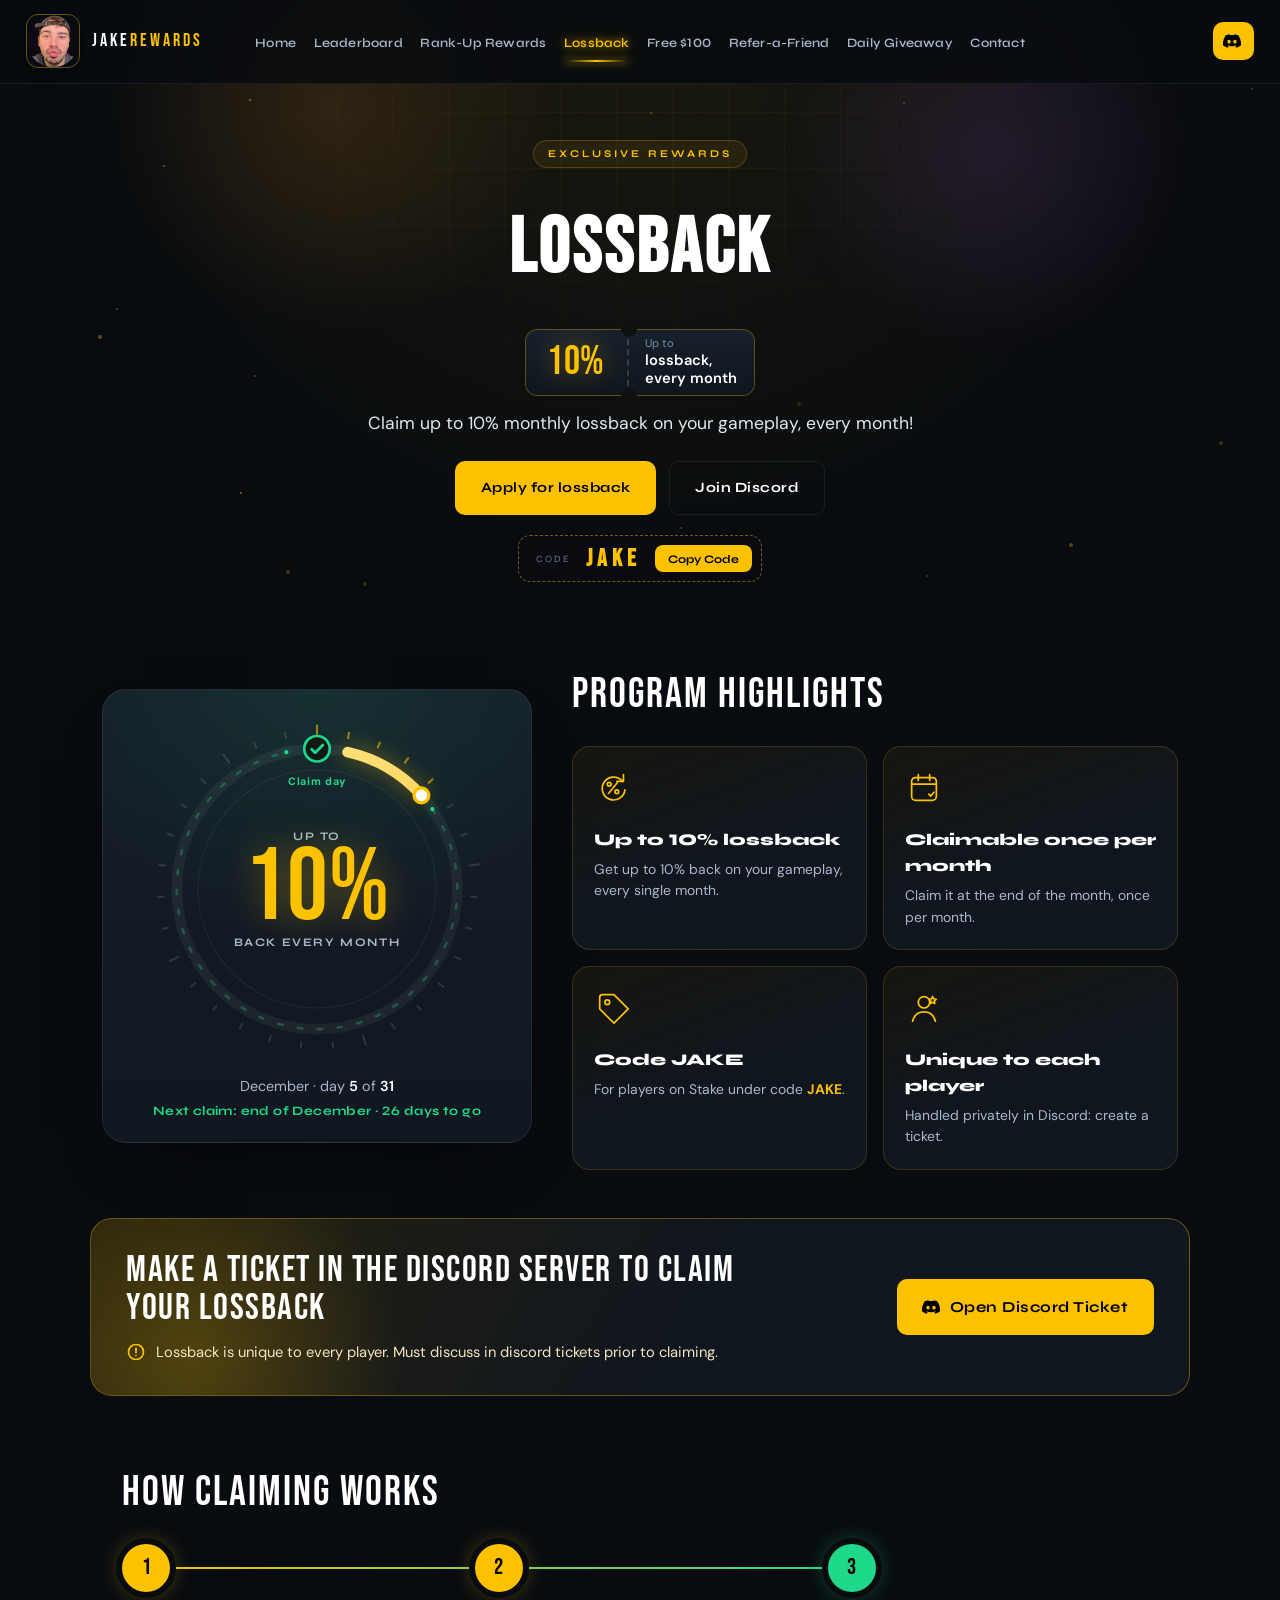
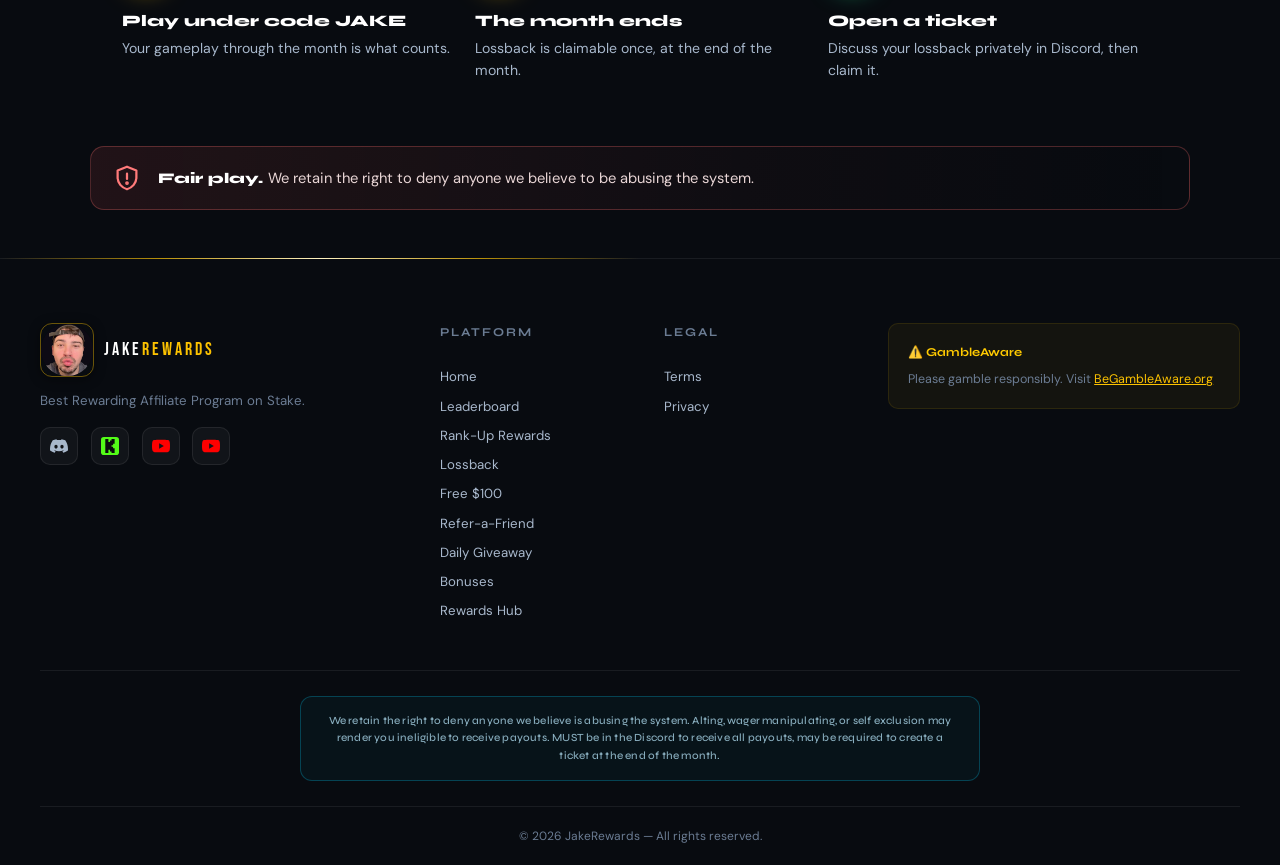
<file: lossback.html>
<!DOCTYPE html>
<html lang="en">
<head>
  <!-- Google tag (gtag.js) -->
  <script async src="https://www.googletagmanager.com/gtag/js?id=G-GYHZ8BHHX7"></script>
  <script>
    window.dataLayer = window.dataLayer || [];
    function gtag(){dataLayer.push(arguments);}
    gtag('js', new Date());
    gtag('config', 'G-GYHZ8BHHX7');
  </script>
  <meta charset="UTF-8"/>
  <meta name="viewport" content="width=device-width, initial-scale=1.0"/>
  <title>Lossback | JakeRewards</title>
  <meta name="description" content="Claim up to 10% monthly lossback on your gameplay, every month. Code JAKE. Handled privately in a Discord ticket."/>
  <meta property="og:title" content="Lossback | JakeRewards"/>
  <meta property="og:description" content="Claim up to 10% monthly lossback on your gameplay, every month. Code JAKE. Handled privately in a Discord ticket."/>
  <meta property="og:image" content="https://jakerewards.com/og-image.png?v=17"/>
  <meta property="og:image:width" content="1200"/>
  <meta property="og:image:height" content="630"/>
  <meta property="og:type" content="website"/>
  <meta property="og:url" content="https://jakerewards.com/lossback.html"/>
  <meta name="twitter:card" content="summary_large_image"/>
  <meta name="twitter:title" content="Lossback | JakeRewards"/>
  <meta name="twitter:description" content="Claim up to 10% monthly lossback on your gameplay, every month. Code JAKE. Handled privately in a Discord ticket."/>
  <meta name="twitter:image" content="https://jakerewards.com/og-image.png?v=17"/>
  <link rel="icon" href="logo.png"/>
  <link rel="preconnect" href="https://fonts.googleapis.com"/>
  <link href="https://fonts.googleapis.com/css2?family=Bebas+Neue&family=Syne:wght@400;600;700;800&family=DM+Sans:wght@300;400;500&display=swap" rel="stylesheet"/>
  <link rel="stylesheet" href="style.css?v=21"/>
  <link rel="stylesheet" href="motion.css?v=12"/>
  <style>
.lx-sr{position:absolute;width:1px;height:1px;overflow:hidden;clip:rect(0 0 0 0);white-space:nowrap}
.lx-hero{padding-bottom:40px}
@keyframes lxSpin{to{rotate:360deg}}
/* hero stub: a torn ticket; the digits rewind into place */
.lx-stub{--cut:104px;position:relative;z-index:1;display:inline-flex;align-items:stretch;margin-top:1.1rem;border-radius:12px;background:linear-gradient(180deg,#17212c,#0f151d);box-shadow:inset 0 0 0 1px rgba(252,194,0,.32),0 18px 40px -22px rgba(252,194,0,.45);overflow:hidden;
  -webkit-mask:radial-gradient(circle 8px at var(--cut) 0,#0000 97%,#000) top/100% 51% no-repeat,radial-gradient(circle 8px at var(--cut) 100%,#0000 97%,#000) bottom/100% 51% no-repeat;
  mask:radial-gradient(circle 8px at var(--cut) 0,#0000 97%,#000) top/100% 51% no-repeat,radial-gradient(circle 8px at var(--cut) 100%,#0000 97%,#000) bottom/100% 51% no-repeat}
.lx-stub::after{content:"";position:absolute;inset:0;background:linear-gradient(105deg,transparent 35%,rgba(255,226,122,.22) 50%,transparent 65%);translate:-110% 0;pointer-events:none}
.lx-stub.lx-landed::after{animation:lxSweep 1.1s ease .1s}
@keyframes lxSweep{to{translate:110% 0}}
.lx-stub-pct{width:var(--cut);display:flex;align-items:center;justify-content:center;font:400 2.5rem/1 var(--font-display);letter-spacing:.5px;color:var(--gold);filter:drop-shadow(0 0 14px rgba(252,194,0,.35));border-right:2px dashed rgba(255,255,255,.16)}
.lx-odo{display:inline-flex;align-items:flex-start;height:1.3em;overflow:hidden;clip-path:inset(0)}
.lx-col{display:flex;flex-direction:column;transition:transform 1.5s cubic-bezier(.2,.75,.15,1)}
.lx-col i{display:block;height:1.3em;line-height:1.3em;font-style:normal;text-align:center}
.lx-c1{transform:translateY(-1.3em)}
.lx-c2{transform:translateY(-11.7em);transition-duration:1.9s}
.lx-stub.lx-roll .lx-c1,.lx-stub.lx-roll .lx-c2{transform:none}
.lx-stub-txt{display:flex;flex-direction:column;justify-content:center;padding:.55rem 1.15rem .55rem 1rem;text-align:left;font:600 .92rem/1.2 var(--font-body);color:#fff}
.lx-stub-txt small{font-size:.7rem;font-weight:500;color:var(--muted);margin-bottom:.1rem}
.lx-hero p{font-size:1.1rem;color:#dfe7f0}
.lx-btns{position:relative;z-index:1;display:flex;justify-content:center;gap:.8rem;flex-wrap:wrap;margin:1.5rem 0 1.3rem}
.lx-btns .btn-primary,.lx-btns .btn-ghost{padding:.9rem 1.6rem}
@media(max-width:520px){.lx-btns a{flex:1 1 100%;justify-content:center}}

.lx-wrap{max-width:1140px;margin:0 auto;padding:2.5rem 2rem 3rem;display:grid;grid-template-columns:minmax(0,430px) minmax(0,1fr);gap:2.5rem;align-items:center}
.lx-dial-card{position:relative;padding:1.8rem 1.6rem 1.4rem;border-radius:24px;background:radial-gradient(120% 90% at 50% 0%,rgba(30,217,138,.10),transparent 60%),linear-gradient(180deg,var(--card2),var(--card));border:1px solid rgba(255,255,255,.08);box-shadow:0 30px 70px -40px rgba(0,0,0,.9)}
.lx-dial{position:relative;width:100%;max-width:340px;margin:0 auto;aspect-ratio:1}
.lx-dial svg{width:100%;height:100%;display:block;overflow:visible}
.lx-inner{fill:none;stroke:rgba(255,255,255,.06);stroke-width:1}
.lx-tick{stroke:rgba(255,255,255,.12);stroke-width:2;stroke-linecap:round;transition:stroke .3s ease}
.lx-dial.go .lx-tick.on{stroke:rgba(252,194,0,.55);transition-delay:calc(var(--k) * var(--step,40ms))}
.lx-track{fill:none;stroke:rgba(255,255,255,.05);stroke-width:10}
.lx-left{fill:none;stroke:rgba(30,217,138,.28);stroke-width:2.5;stroke-linecap:round;stroke-dasharray:.6 2.2}
.lx-run{fill:none;stroke:#1ed98a;stroke-width:4;stroke-linecap:round;stroke-dasharray:0 100;opacity:0;filter:drop-shadow(0 0 5px rgba(30,217,138,.9))}
.lx-dial.lx-live .lx-run{opacity:1;animation:lxRun 3.2s cubic-bezier(.45,0,.25,1) infinite}
@keyframes lxRun{0%{stroke-dasharray:0 100;stroke-dashoffset:0}35%{stroke-dasharray:9 100}100%{stroke-dasharray:0 100;stroke-dashoffset:-100}}
.lx-arc{fill:none;stroke:url(#lxArcG);stroke-width:10;stroke-linecap:round;stroke-dasharray:100;stroke-dashoffset:100;filter:drop-shadow(0 0 10px rgba(252,194,0,.45))}
.lx-dial.go .lx-arc{stroke-dashoffset:0;transition:stroke-dashoffset var(--draw,1.4s) cubic-bezier(.55,0,.2,1) .15s}
.lx-today{opacity:0;transition:opacity .35s ease calc(var(--draw,1.4s) + .1s)}
.lx-dial.go .lx-today{opacity:1}
.lx-dot{fill:#fff;stroke:var(--gold);stroke-width:3}
.lx-ripple{fill:none;stroke:var(--gold);stroke-width:2;transform-box:fill-box;transform-origin:center;opacity:0}
.lx-dial.lx-live .lx-ripple{animation:lxRip 2.4s ease-out infinite}
@keyframes lxRip{0%{transform:scale(1);opacity:.8}100%{transform:scale(3);opacity:0}}
.lx-claimmark circle{fill:#0f1a17;stroke:#1ed98a;stroke-width:2.5}
.lx-claimmark path{fill:none;stroke:#1ed98a;stroke-width:2.6;stroke-linecap:round;stroke-linejoin:round}
.lx-dial.lx-live .lx-claimmark circle{animation:lxClaimGlow 3.2s ease-in-out infinite}
@keyframes lxClaimGlow{0%,70%{filter:none}85%{filter:drop-shadow(0 0 8px rgba(30,217,138,1))}100%{filter:none}}
.lx-claimlab{font:700 10px var(--font-body);letter-spacing:.6px;fill:#1ed98a}
.lx-core{position:absolute;inset:0;display:flex;flex-direction:column;align-items:center;justify-content:center;text-align:center;pointer-events:none}
.lx-upto,.lx-back{font:700 .72rem var(--font-head);letter-spacing:1.6px;text-transform:uppercase;color:var(--text2)}
.lx-pct{font-family:var(--font-display);font-size:clamp(4.6rem,9vw,6.4rem);line-height:.9;letter-spacing:1px;color:var(--gold);text-shadow:0 0 34px rgba(252,194,0,.35)}
.lx-pct b{font-weight:400}
.lx-month{margin-top:1rem;text-align:center;font-size:.9rem;color:var(--text2)}
.lx-month b{color:#fff;font-weight:600}
.lx-next{text-wrap:balance;margin-top:.35rem;font:700 .8rem var(--font-head);letter-spacing:.4px;color:#1ed98a}

.lx-h2{font-family:var(--font-display);font-weight:400;font-size:clamp(1.9rem,3.4vw,2.6rem);letter-spacing:2px;color:#fff;margin:0 0 1.1rem}
.lx-grid{display:grid;grid-template-columns:repeat(2,minmax(0,1fr));gap:1rem}
.lx-tile{position:relative;padding:1.4rem 1.3rem 1.3rem;border-radius:18px;background:linear-gradient(160deg,rgba(252,194,0,.06),rgba(17,23,32,.95) 55%);border:1px solid rgba(252,194,0,.16);transition:border-color .3s,box-shadow .3s}
.lx-tile:hover{border-color:rgba(252,194,0,.45);box-shadow:0 20px 44px -26px rgba(252,194,0,.45)}
.lx-tile svg{width:38px;height:38px;fill:none;stroke:var(--gold);stroke-width:1.8;stroke-linecap:round;stroke-linejoin:round;margin-bottom:.8rem}
.lx-tile svg *{stroke-dasharray:120;stroke-dashoffset:0}
.lx-tile.lx-on svg *{animation:lxDraw 1.3s cubic-bezier(.6,0,.2,1) calc(var(--i,0) * .12s + .35s) both}
@keyframes lxDraw{from{stroke-dashoffset:120}to{stroke-dashoffset:0}}
.lx-tile h3{font-family:var(--font-head);font-weight:800;font-size:1.02rem;color:#fff;margin:0 0 .35rem}
.lx-tile p{margin:0;font-size:.87rem;line-height:1.55;color:var(--text2)}
.lx-tile p b{color:var(--gold)}

.lx-claim{position:relative;overflow:hidden;max-width:1100px;margin:0 auto 4rem;padding:2rem 2.2rem;display:flex;align-items:center;justify-content:space-between;gap:2rem;border-radius:22px;background:linear-gradient(120deg,rgba(252,194,0,.13),rgba(17,23,32,.96) 55%);border:1px solid rgba(252,194,0,.35)}
.lx-claim-glow{position:absolute;inset:-40% auto auto -10%;width:420px;height:420px;border-radius:50%;background:radial-gradient(closest-side,rgba(252,194,0,.22),transparent);animation:lxGlow 9s ease-in-out infinite alternate;pointer-events:none}
@keyframes lxGlow{to{transform:translate(380px,60px)}}
.lx-claim-txt{position:relative;max-width:640px}
.lx-claim h2{font-family:var(--font-display);font-weight:400;font-size:clamp(1.7rem,3vw,2.3rem);line-height:1.05;letter-spacing:1.5px;color:#fff;margin:0 0 .8rem}
.lx-rule{display:flex;gap:.6rem;align-items:flex-start;margin:0;font-size:.92rem;line-height:1.5;color:#f3e7c2}
.lx-rule svg{flex:none;width:20px;height:20px;margin-top:1px;fill:none;stroke:var(--gold);stroke-width:2;stroke-linecap:round}
.lx-cta{position:relative;flex:none;padding:1rem 1.6rem!important;font-size:.95rem!important;gap:.6rem!important}

.lx-flow{max-width:1100px;margin:0 auto 4rem;padding:0 2rem}
.lx-steps{position:relative;list-style:none;margin:0;padding:0;display:grid;grid-template-columns:repeat(3,minmax(0,1fr));gap:1.4rem}
.lx-steps::before{content:"";position:absolute;left:24px;right:calc((100% - 2.8rem) / 3 - 24px);top:23px;height:2px;background:linear-gradient(90deg,var(--gold),#1ed98a);transform-origin:left;transform:scaleX(0);transition:transform 1.4s cubic-bezier(.6,0,.2,1) .3s}
.lx-steps.lx-on::before,.lx-steps.lx-done::before{transform:scaleX(1)}
.lx-steps li{position:relative}
.lx-steps i{position:relative;z-index:1;display:grid;place-items:center;width:48px;height:48px;border-radius:50%;font:400 1.45rem/1 var(--font-display);font-style:normal;color:#000;background:var(--gold);box-shadow:0 0 0 6px var(--bg),0 0 26px -4px rgba(252,194,0,.7);margin-bottom:1rem}
.lx-steps li:last-child i{background:#1ed98a;box-shadow:0 0 0 6px var(--bg),0 0 26px -4px rgba(30,217,138,.8)}
.lx-steps h3{font-family:var(--font-head);font-weight:800;font-size:1rem;color:#fff;margin:0 0 .3rem}
.lx-steps p{margin:0;font-size:.88rem;line-height:1.55;color:var(--text2)}

.lx-claim{max-width:min(1100px,calc(100% - 2rem))}
@media(max-width:940px){
  .lx-wrap{grid-template-columns:1fr;gap:2rem;padding:1.5rem 1.2rem 2.5rem}
  .lx-dial-card{max-width:440px;margin:0 auto;width:100%}
  .lx-claim{flex-direction:column;align-items:flex-start;margin:0 1rem 3rem;padding:1.6rem 1.3rem}
  .lx-cta{width:100%;justify-content:center}
  .lx-flow{padding:0 1.2rem}
}
@media(max-width:640px){
  .lx-grid{grid-template-columns:1fr 1fr;gap:.7rem}
  .lx-tile{padding:1rem .9rem}
  .lx-tile svg{width:30px;height:30px;margin-bottom:.5rem}
  .lx-tile h3{font-size:.9rem}
  .lx-tile p{font-size:.8rem}
  .lx-steps{grid-template-columns:1fr;gap:1.1rem}
  .lx-steps::before{left:23px;right:auto;top:24px;bottom:24px;width:2px;height:auto;transform:scaleY(0);transform-origin:top;background:linear-gradient(180deg,var(--gold),#1ed98a)}
  .lx-steps.lx-on::before,.lx-steps.lx-done::before{transform:scaleY(1)}
  .lx-steps li{display:grid;grid-template-columns:48px 1fr;column-gap:1rem}
  .lx-steps i{grid-row:span 2;margin:0}
}
@media(prefers-reduced-motion:reduce){
  .lx-col{transition:none}.lx-c1,.lx-c2{transform:none}.lx-stub::after{display:none}
  .lx-claim-glow,.lx-dial.lx-live .lx-run,.lx-dial.lx-live .lx-ripple,.lx-dial.lx-live .lx-claimmark circle{animation:none}
  .lx-run{display:none}
  .lx-arc,.lx-today,.lx-tick{transition:none!important}
  .lx-tile.lx-on svg *{animation:none}
  .lx-steps::before{transform:none!important;transition:none}
}

  </style>
</head>
<body class="pg-lossback">
<div id="jm-veil" aria-hidden="true"></div>
<div id="scroll-bar"></div>
<nav class="nav">
  <a href="index.html" class="nav-logo">
    <img src="logo.png" class="logo-img" alt="Jake Rewards logo" width="40" height="40">
    <span class="logo-text">JAKE<span class="logo-accent">REWARDS</span></span>
  </a>
  <ul class="nav-links">
    <li><a href="index.html">Home</a></li>
    <li><a href="leaderboard.html">Leaderboard</a></li>
    <li><a href="rankrewards.html">Rank-Up Rewards</a></li>
    <li><a href="lossback.html" class="active" aria-current="page">Lossback</a></li>
    <li><a href="free100.html">Free $100</a></li>
    <li><a href="refer.html">Refer-a-Friend</a></li>
    <li><a href="giveaway.html">Daily Giveaway</a></li>
    <li><a href="https://discord.com/invite/jakethedegen" target="_blank" rel="noopener">Contact</a></li>
  </ul>
  <a href="https://discord.com/invite/jakethedegen" target="_blank" class="nav-cta" aria-label="Discord"><svg width="16" height="16" viewBox="0 0 24 24" fill="currentColor" xmlns="http://www.w3.org/2000/svg"><path d="M20.317 4.369a19.79 19.79 0 0 0-4.885-1.515.074.074 0 0 0-.079.037c-.211.375-.444.864-.608 1.249a18.27 18.27 0 0 0-5.487 0 12.6 12.6 0 0 0-.617-1.249.077.077 0 0 0-.079-.037A19.736 19.736 0 0 0 3.677 4.369a.07.07 0 0 0-.032.027C.533 9.046-.32 13.58.099 18.057a.082.082 0 0 0 .031.057 19.9 19.9 0 0 0 5.993 3.03.078.078 0 0 0 .084-.028c.462-.63.874-1.295 1.226-1.994a.076.076 0 0 0-.041-.106 13.107 13.107 0 0 1-1.872-.892.077.077 0 0 1-.008-.128c.126-.094.252-.192.372-.291a.074.074 0 0 1 .077-.01c3.928 1.793 8.18 1.793 12.062 0a.074.074 0 0 1 .078.009c.12.099.246.198.373.292a.077.077 0 0 1-.006.127 12.3 12.3 0 0 1-1.873.892.077.077 0 0 0-.041.107c.36.698.772 1.362 1.225 1.993a.076.076 0 0 0 .084.028 19.84 19.84 0 0 0 6.002-3.03.077.077 0 0 0 .032-.054c.5-5.177-.838-9.674-3.549-13.66a.061.061 0 0 0-.031-.028zM8.02 15.331c-1.183 0-2.157-1.085-2.157-2.419 0-1.333.956-2.419 2.157-2.419 1.21 0 2.176 1.096 2.157 2.42 0 1.333-.956 2.418-2.157 2.418zm7.975 0c-1.183 0-2.157-1.085-2.157-2.419 0-1.333.955-2.419 2.157-2.419 1.21 0 2.176 1.096 2.157 2.42 0 1.333-.946 2.418-2.157 2.418z"/></svg>Discord</a>
  <button class="nav-hamburger" onclick="toggleMobile()" aria-label="Open menu" aria-controls="mobile-nav">☰</button>
</nav>
<div class="mobile-nav" id="mobile-nav">
  <a href="index.html" style="--i:0"><span>Home</span></a>
  <a href="leaderboard.html" style="--i:1"><span>Leaderboard</span></a>
  <a href="rankrewards.html" style="--i:2"><span>Rank-Up Rewards</span></a>
  <a href="lossback.html" class="active" aria-current="page" style="--i:3"><span>Lossback</span></a>
  <a href="free100.html" style="--i:4"><span>Free $100</span></a>
  <a href="refer.html" style="--i:5"><span>Refer-a-Friend</span></a>
  <a href="giveaway.html" style="--i:6"><span>Daily Giveaway</span></a>
  <a href="https://discord.com/invite/jakethedegen" target="_blank" rel="noopener" style="--i:7"><span>Contact (Discord)</span></a>
</div>

<div class="page-hero lx-hero">
  <div class="section-tag">Exclusive rewards</div>
  <h1>LOSSBACK</h1>
  <div class="lx-stub" id="lxStub" role="img" aria-label="Up to 10% lossback every month">
    <span class="lx-stub-pct" aria-hidden="true"><span class="lx-odo"><span class="lx-col lx-c1"><i>1</i><i>0</i></span><span class="lx-col lx-c2"><i>0</i><i>1</i><i>2</i><i>3</i><i>4</i><i>5</i><i>6</i><i>7</i><i>8</i><i>9</i></span></span>%</span>
    <span class="lx-stub-txt" aria-hidden="true"><small>Up to</small>lossback,<br>every month</span>
  </div>
  <p>Claim up to 10% monthly lossback on your gameplay, every month!</p>
  <div class="lx-btns">
    <a href="https://discord.com/channels/1291278858125049877/1304974006478180372" target="_blank" rel="noopener" class="btn-primary">Apply for lossback</a>
    <a href="https://discord.com/invite/jakethedegen" target="_blank" rel="noopener" class="btn-ghost">Join Discord</a>
  </div>
  <button type="button" class="pg-code" onclick="pgCopy(this)" aria-label="Copy code JAKE"><span class="pg-code-k">Code</span><b>JAKE</b><span class="pg-code-c">Copy Code</span></button>
</div>

<main class="lx-wrap">
  <section class="lx-dial-card jr-rv" aria-labelledby="lxDialT">
    <h2 id="lxDialT" class="lx-sr">This month's lossback cycle</h2>
    <div class="lx-dial" id="lxDial">
      <svg viewBox="0 0 320 320" aria-hidden="true">
        <defs>
          <linearGradient id="lxArcG" gradientUnits="userSpaceOnUse" x1="160" y1="20" x2="160" y2="300">
            <stop offset="0" stop-color="#FFE27A"/>
            <stop offset="1" stop-color="#F5A300"/>
          </linearGradient>
        </defs>
        <circle cx="160" cy="160" r="112" class="lx-inner"/>
        <g id="lxTicks"></g>
        <circle cx="160" cy="160" r="132" class="lx-track"/>
        <path id="lxLeft" class="lx-left" pathLength="100"/>
        <path id="lxRun" class="lx-run" pathLength="100"/>
        <path id="lxArc" class="lx-arc" pathLength="100"/>
        <g id="lxToday" class="lx-today"><circle class="lx-ripple" r="9"/><circle class="lx-dot" r="7"/></g>
        <g class="lx-claimmark" transform="translate(160 28)"><circle r="12"/><path d="M-5 0.5l3.3 3.3L5.5-3.6"/></g>
        <text class="lx-claimlab" x="160" y="62" text-anchor="middle">Claim day</text>
      </svg>
      <div class="lx-core">
        <span class="lx-upto">up to</span>
        <span class="lx-pct"><b id="lxPct">10</b>%</span>
        <span class="lx-back">back every month</span>
      </div>
    </div>
    <div class="lx-month">
      <div><span id="lxMonth">This month</span> &middot; day <b id="lxDay">–</b> of <b id="lxN">–</b></div>
      <div class="lx-next" id="lxNext">Claimable at the end of the month</div>
    </div>
  </section>

  <section class="lx-hl" aria-labelledby="lxHlT">
    <h2 id="lxHlT" class="lx-h2 jr-rv">Program highlights</h2>
    <div class="lx-grid">
      <article class="lx-tile jr-rv jr-tilt">
        <svg viewBox="0 0 40 40" aria-hidden="true"><path d="M30 13a12 12 0 1 0 2.6 9"/><path d="M31 6v7h-7"/><path d="M15.5 25.5l9-11"/><circle cx="16" cy="16" r="2"/><circle cx="24" cy="24" r="2"/></svg>
        <h3>Up to 10% lossback</h3>
        <p>Get up to 10% back on your gameplay, every single month.</p>
      </article>
      <article class="lx-tile jr-rv jr-tilt">
        <svg viewBox="0 0 40 40" aria-hidden="true"><rect x="7" y="9" width="26" height="24" rx="4"/><path d="M7 16h26M14 6v6M26 6v6"/><path d="M25 26.5l2 2 3.5-4"/></svg>
        <h3>Claimable once per month</h3>
        <p>Claim it at the end of the month, once per month.</p>
      </article>
      <article class="lx-tile jr-rv jr-tilt">
        <svg viewBox="0 0 40 40" aria-hidden="true"><path d="M21 6H9a3 3 0 0 0-3 3v12l15 15 15-15L21 6z"/><circle cx="14" cy="14" r="2.5"/></svg>
        <h3>Code JAKE</h3>
        <p>For players on Stake under code <b>JAKE</b>.</p>
      </article>
      <article class="lx-tile jr-rv jr-tilt">
        <svg viewBox="0 0 40 40" aria-hidden="true"><circle cx="20" cy="14" r="6"/><path d="M8 34c1.5-6.5 6.3-10 12-10s10.5 3.5 12 10"/><path d="M29 8l1.2 2.4 2.6.4-1.9 1.8.5 2.6-2.4-1.2-2.3 1.2.4-2.6-1.9-1.8 2.6-.4z"/></svg>
        <h3>Unique to each player</h3>
        <p>Handled privately in Discord: create a ticket.</p>
      </article>
    </div>
  </section>
</main>

<section class="lx-claim jr-rv" aria-labelledby="lxClaimT">
  <div class="lx-claim-glow" aria-hidden="true"></div>
  <div class="lx-claim-txt">
    <h2 id="lxClaimT">Make a ticket in the Discord server to claim your lossback</h2>
    <p class="lx-rule"><svg viewBox="0 0 24 24" aria-hidden="true"><circle cx="12" cy="12" r="9"/><path d="M12 7.5v5.5M12 16.5v.01"/></svg><span>Lossback is unique to every player. Must discuss in discord tickets prior to claiming.</span></p>
  </div>
  <a href="https://discord.com/channels/1291278858125049877/1304974006478180372" target="_blank" rel="noopener" class="btn-primary lx-cta">
    <svg width="18" height="18" viewBox="0 0 24 24" fill="currentColor" aria-hidden="true"><path d="M20.317 4.369a19.79 19.79 0 0 0-4.885-1.515.074.074 0 0 0-.079.037c-.211.375-.444.864-.608 1.249a18.27 18.27 0 0 0-5.487 0 12.6 12.6 0 0 0-.617-1.249.077.077 0 0 0-.079-.037A19.736 19.736 0 0 0 3.677 4.369a.07.07 0 0 0-.032.027C.533 9.046-.32 13.58.099 18.057a.082.082 0 0 0 .031.056 19.9 19.9 0 0 0 5.993 3.03.078.078 0 0 0 .084-.028c.462-.63.874-1.295 1.226-1.994a.076.076 0 0 0-.041-.106 13.1 13.1 0 0 1-1.872-.892.077.077 0 0 1-.008-.128c.126-.094.252-.192.372-.291a.074.074 0 0 1 .077-.01c3.928 1.793 8.18 1.793 12.062 0a.074.074 0 0 1 .078.009c.12.099.246.198.373.292a.077.077 0 0 1-.006.127 12.3 12.3 0 0 1-1.873.892.077.077 0 0 0-.041.107c.36.698.772 1.362 1.225 1.993a.076.076 0 0 0 .084.028 19.84 19.84 0 0 0 6.002-3.03.077.077 0 0 0 .032-.054c.5-5.177-.838-9.674-3.549-13.66a.061.061 0 0 0-.031-.03zM8.02 15.33c-1.183 0-2.157-1.085-2.157-2.419 0-1.333.956-2.419 2.157-2.419 1.21 0 2.176 1.095 2.157 2.42 0 1.333-.956 2.418-2.157 2.418zm7.975 0c-1.183 0-2.157-1.085-2.157-2.419 0-1.333.955-2.419 2.157-2.419 1.21 0 2.176 1.095 2.157 2.42 0 1.333-.946 2.418-2.157 2.418z"/></svg>
    Open Discord Ticket
  </a>
</section>

<section class="lx-flow" aria-labelledby="lxFlowT">
  <h2 id="lxFlowT" class="lx-h2 jr-rv">How claiming works</h2>
  <ol class="lx-steps jr-rv" id="lxSteps">
    <li><i>1</i><h3>Play under code JAKE</h3><p>Your gameplay through the month is what counts.</p></li>
    <li><i>2</i><h3>The month ends</h3><p>Lossback is claimable once, at the end of the month.</p></li>
    <li><i>3</i><h3>Open a ticket</h3><p>Discuss your lossback privately in Discord, then claim it.</p></li>
  </ol>
</section>


<aside class="jr-deny" role="note">
  <svg width="30" height="30" viewBox="0 0 24 24" fill="none" stroke="currentColor" stroke-width="1.8" stroke-linecap="round" stroke-linejoin="round" aria-hidden="true"><path d="M12 3l7.5 3v5.5c0 4.6-3.2 8.3-7.5 9.5-4.3-1.2-7.5-4.9-7.5-9.5V6L12 3z"/><path d="M12 8.5v4.2"/><circle cx="12" cy="16" r=".6" fill="currentColor"/></svg>
  <p><b>Fair play.</b>We retain the right to deny anyone we believe to be abusing the system.</p>
</aside>
<footer class="footer">
  <div class="footer-inner">
    <div class="footer-brand">
      <div class="footer-logo"><img src="logo.png" class="logo-img" alt="Jake Rewards logo" width="40" height="40"><span class="logo-text">JAKE<span class="logo-accent">REWARDS</span></span></div>
      <p class="footer-tagline">Best Rewarding Affiliate Program on Stake.</p>
      <div class="footer-socials">
        <a href="https://discord.com/invite/jakethedegen" target="_blank" class="fs-discord" title="Discord"><svg viewBox="0 0 24 24" fill="currentColor" xmlns="http://www.w3.org/2000/svg"><path d="M20.317 4.369a19.79 19.79 0 0 0-4.885-1.515.074.074 0 0 0-.079.037c-.211.375-.444.864-.608 1.249a18.27 18.27 0 0 0-5.487 0 12.6 12.6 0 0 0-.617-1.249.077.077 0 0 0-.079-.037A19.736 19.736 0 0 0 3.677 4.369a.07.07 0 0 0-.032.027C.533 9.046-.32 13.58.099 18.057a.082.082 0 0 0 .031.057 19.9 19.9 0 0 0 5.993 3.03.078.078 0 0 0 .084-.028c.462-.63.874-1.295 1.226-1.994a.076.076 0 0 0-.041-.106 13.107 13.107 0 0 1-1.872-.892.077.077 0 0 1-.008-.128c.126-.094.252-.192.372-.291a.074.074 0 0 1 .077-.01c3.928 1.793 8.18 1.793 12.062 0a.074.074 0 0 1 .078.009c.12.099.246.198.373.292a.077.077 0 0 1-.006.127 12.3 12.3 0 0 1-1.873.892.077.077 0 0 0-.041.107c.36.698.772 1.362 1.225 1.993a.076.076 0 0 0 .084.028 19.84 19.84 0 0 0 6.002-3.03.077.077 0 0 0 .032-.054c.5-5.177-.838-9.674-3.549-13.66a.061.061 0 0 0-.031-.028zM8.02 15.331c-1.183 0-2.157-1.085-2.157-2.419 0-1.333.956-2.419 2.157-2.419 1.21 0 2.176 1.096 2.157 2.42 0 1.333-.956 2.418-2.157 2.418zm7.975 0c-1.183 0-2.157-1.085-2.157-2.419 0-1.333.955-2.419 2.157-2.419 1.21 0 2.176 1.096 2.157 2.42 0 1.333-.946 2.418-2.157 2.418z"/></svg></a>
        <a href="https://kick.com/itsjakeuwu" target="_blank" class="fs-kick" title="Kick"><svg viewBox="0 0 256 256" fill="none" xmlns="http://www.w3.org/2000/svg"><rect width="256" height="256" rx="40" fill="currentColor" style="color:#53FC18"/><path transform="translate(61,28) scale(0.82)" fill="#0a0d0e" d="M0 0h54v54h27v-27h27v-27h54v81h-27v27h-27v27h27v27h27v81h-54v-27h-27v-27h-27v54h-54Z"/></svg></a>
        <a href="https://www.youtube.com/@itsjakex" target="_blank" class="fs-youtube" title="YouTube"><svg viewBox="0 0 24 24" fill="currentColor" xmlns="http://www.w3.org/2000/svg" style="color:#FF0000"><path d="M23.498 6.186a3.016 3.016 0 0 0-2.122-2.136C19.505 3.545 12 3.545 12 3.545s-7.505 0-9.377.505A3.017 3.017 0 0 0 .502 6.186C0 8.07 0 12 0 12s0 3.93.502 5.814a3.016 3.016 0 0 0 2.122 2.136c1.871.505 9.376.505 9.376.505s7.505 0 9.377-.505a3.015 3.015 0 0 0 2.122-2.136C24 15.93 24 12 24 12s0-3.93-.502-5.814zM9.545 15.568V8.432L15.818 12l-6.273 3.568z"/></svg></a>
        <a href="https://www.youtube.com/@jakeplaysbj" target="_blank" class="fs-youtube" title="YouTube (BJ)"><svg viewBox="0 0 24 24" fill="currentColor" xmlns="http://www.w3.org/2000/svg" style="color:#FF0000"><path d="M23.498 6.186a3.016 3.016 0 0 0-2.122-2.136C19.505 3.545 12 3.545 12 3.545s-7.505 0-9.377.505A3.017 3.017 0 0 0 .502 6.186C0 8.07 0 12 0 12s0 3.93.502 5.814a3.016 3.016 0 0 0 2.122 2.136c1.871.505 9.376.505 9.376.505s7.505 0 9.377-.505a3.015 3.015 0 0 0 2.122-2.136C24 15.93 24 12 24 12s0-3.93-.502-5.814zM9.545 15.568V8.432L15.818 12l-6.273 3.568z"/></svg></a>
      </div>
    </div>
    <div class="footer-col"><h4>Platform</h4><a href="index.html">Home</a><a href="leaderboard.html">Leaderboard</a><a href="rankrewards.html">Rank-Up Rewards</a><a href="lossback.html">Lossback</a><a href="free100.html">Free $100</a><a href="refer.html">Refer-a-Friend</a><a href="giveaway.html">Daily Giveaway</a><a href="bonuses.html">Bonuses</a><a href="rewards.html">Rewards Hub</a></div>
    <div class="footer-col"><h4>Legal</h4><a href="terms.html">Terms</a><a href="privacy.html">Privacy</a></div>
    <div class="footer-responsible"><div class="responsible-badge">⚠️ GambleAware</div><p>Please gamble responsibly. Visit <a href="https://www.begambleaware.org/" target="_blank">BeGambleAware.org</a></p></div>
  </div>
  <div class="footer-disclaimer-wrap">
    <div class="footer-disclaimer">We retain the right to deny anyone we believe is abusing the system. Alting, wager manipulating, or self exclusion may render you ineligible to receive payouts. MUST be in the Discord to receive all payouts, may be required to create a ticket at the end of the month.</div>
  </div>
  <div class="footer-bottom">© 2026 JakeRewards — All rights reserved.</div>
</footer>
<script>
function toggleMobile(){var m=document.getElementById('mobile-nav');var o=m.classList.toggle('open');var b=document.querySelector('.nav-hamburger');if(b){b.setAttribute('aria-expanded',o);b.textContent=o?'\u2715':'\u2630';}}
</script>
<!-- GA4 conversion event tracking -->
<script>
(function(){
  function track(name, params){
    if(typeof gtag === 'function'){ gtag('event', name, params || {}); }
  }
  document.addEventListener('click', function(e){
    var el = e.target.closest('a, button');
    if(!el) return;
    var href = (el.getAttribute('href') || '').toLowerCase();
    var txt  = (el.textContent || '').trim().slice(0, 50);

    // 1) Affiliate code copied
    if(el.classList.contains('code-copy-btn') || /copy code/i.test(txt)){
      track('affiliate_code_copied', { code: 'JAKE', page: document.title });
      return;
    }
    // 2) Stake affiliate link click — the real signup conversion
    if(href.indexOf('stake.com') > -1){
      track('stake_signup_click', { link_text: txt, link_url: href, page: document.title });
      return;
    }
    // 3) Discord link click (claim ticket / join / get started)
    if(href.indexOf('discord.com/invite') > -1 || href.indexOf('discord.gg') > -1){
      var label = /claim/i.test(txt) ? 'claim_button'
                : /get started/i.test(txt) ? 'get_started'
                : 'discord_join';
      track('discord_click', { button_text: txt, label: label, page: document.title });
      return;
    }
  }, true);
})();
</script>
<nav id="mobile-bottom-nav" aria-label="Quick links">
  <a href="index.html" class="mbn-item">
    <span class="mbn-icon">🏠</span><span>Home</span>
  </a>
  <a href="leaderboard.html" class="mbn-item">
    <span class="mbn-icon">🏆</span><span>Leaderboard</span>
  </a>
  <a href="free100.html" class="mbn-item">
    <span class="mbn-icon">🎁</span><span>Free $100</span>
  </a>
  <a href="giveaway.html" class="mbn-item">
    <span class="mbn-icon">🎉</span><span>Giveaway</span>
  </a>
  <a href="https://discord.com/invite/jakethedegen" class="mbn-item" target="_blank" rel="noopener">
    <span class="mbn-icon">💬</span><span>Discord</span>
  </a>
</nav>
<button id="back-to-top" aria-label="Back to top" onclick="window.scrollTo({top:0,behavior:'smooth'})">▲</button>
<script>
(function(){var b=document.getElementById('back-to-top');if(!b)return;var on=false;window.addEventListener('scroll',function(){var v=(document.documentElement.scrollTop||document.body.scrollTop)>400;if(v!==on){on=v;b.classList.toggle('visible',v);}},{passive:true});})();
</script>
<script>
(function(){
  var stub = document.getElementById('lxStub');
  if(stub){
    var go1 = function(){ stub.classList.add('lx-roll'); setTimeout(function(){ stub.classList.add('lx-landed'); }, 1800); };
    if(document.readyState === 'complete') setTimeout(go1, 700); else window.addEventListener('load', function(){ setTimeout(go1, 700); });
  }
})();
(function(){
  var RM = window.matchMedia && matchMedia('(prefers-reduced-motion: reduce)').matches;
  var dial = document.getElementById('lxDial'), g = document.getElementById('lxTicks');
  if(!dial || !g) return;
  var now = new Date(), y = now.getUTCFullYear(), m = now.getUTCMonth(), d = now.getUTCDate();
  var N = new Date(Date.UTC(y, m + 1, 0)).getUTCDate();
  var month = now.toLocaleString('en-US', { month: 'long', timeZone: 'UTC' });
  var C = 160, R = 132;
  function pt(f, r){ var a = f * Math.PI * 2 - Math.PI / 2; return [(C + Math.cos(a) * r).toFixed(2), (C + Math.sin(a) * r).toFixed(2)]; }
  function arc(f0, f1, r){
    if(f1 - f0 <= 0.0005) f1 = f0 + 0.0005;
    var p0 = pt(f0, r), p1 = pt(f1, r), big = (f1 - f0) > 0.5 ? 1 : 0;
    return 'M' + p0[0] + ' ' + p0[1] + ' A' + r + ' ' + r + ' 0 ' + big + ' 1 ' + p1[0] + ' ' + p1[1];
  }
  /* progress through the month, to the hour (UTC) */
  var p = ((d - 1) + (now.getUTCHours() + now.getUTCMinutes() / 60) / 24) / N;
  p = Math.min(Math.max(p, 0.004), 0.996);
  var html = '';
  for(var i = 0; i < N; i++){
    var f = i / N, a = pt(f, 145), b2 = pt(f, (i % 7 === 0) ? 154 : 150);
    html += '<line class="lx-tick' + (f <= p ? ' on' : '') + '" style="--k:' + i + '" x1="' + a[0] + '" y1="' + a[1] + '" x2="' + b2[0] + '" y2="' + b2[1] + '"/>';
  }
  g.innerHTML = html;
  var gap = 0.035; /* leave room for the claim marker at the top */
  document.getElementById('lxArc').setAttribute('d', arc(gap, Math.max(p, gap + 0.001), R));
  var left0 = Math.min(p + 0.02, 1 - gap);
  document.getElementById('lxLeft').setAttribute('d', arc(left0, 1 - gap, R));
  document.getElementById('lxRun').setAttribute('d', arc(left0, 1 - gap, R));
  var tp = pt(Math.max(p, gap + 0.001), R);
  document.getElementById('lxToday').setAttribute('transform', 'translate(' + tp[0] + ' ' + tp[1] + ')');
  var draw = (0.7 + p * 1.4).toFixed(2);
  dial.style.setProperty('--draw', draw + 's');
  dial.style.setProperty('--step', Math.round(draw * 1000 / Math.max(1, d)) + 'ms');
  document.getElementById('lxMonth').textContent = month;
  document.getElementById('lxDay').textContent = d;
  document.getElementById('lxN').textContent = N;
  var left = N - d, nx = document.getElementById('lxNext');
  nx.textContent = left <= 0 ? 'End of the month: open a ticket to claim your lossback'
    : 'Next claim: end of ' + month + ' · ' + left + (left === 1 ? ' day' : ' days') + ' to go';

  var pct = document.getElementById('lxPct');
  function go(){
    dial.classList.add('go');
    if(RM){ return; }
    setTimeout(function(){ dial.classList.add('lx-live'); }, draw * 1000 + 400);
    var t0 = performance.now();
    pct.textContent = '0';
    (function step(t){
      var k = Math.min(1, (t - t0) / 1400), e = 1 - Math.pow(1 - k, 3);
      pct.textContent = Math.round(e * 10);
      if(k < 1) requestAnimationFrame(step);
    })(t0);
  }
  if(RM || !('IntersectionObserver' in window)){ go(); }
  else{
    var io = new IntersectionObserver(function(es){ if(es[0].isIntersecting){ io.disconnect(); go(); } }, { threshold: .35 });
    io.observe(dial);
  }
  /* pause the looping bits when the dial is off screen */
  if('IntersectionObserver' in window){
    new IntersectionObserver(function(es){ dial.style.setProperty('--ps', es[0].isIntersecting ? 'running' : 'paused'); [].forEach.call(dial.querySelectorAll('.lx-run,.lx-ripple,.lx-claimmark circle'), function(n){ n.style.animationPlayState = es[0].isIntersecting ? 'running' : 'paused'; }); }).observe(dial);
  }
  if(RM){ var st = document.getElementById('lxSteps'); if(st) st.classList.add('lx-done'); }
  var on = [].slice.call(document.querySelectorAll('.lx-tile,.lx-steps'));
  on.forEach(function(el, i){ if(el.classList.contains('lx-tile')) el.style.setProperty('--i', i); });
  if(!('IntersectionObserver' in window)){ on.forEach(function(el){ el.classList.add('lx-on'); }); }
  else{
    var io2 = new IntersectionObserver(function(es){ es.forEach(function(e){ if(e.isIntersecting){ e.target.classList.add('lx-on'); io2.unobserve(e.target); } }); }, { threshold: .3 });
    on.forEach(function(el){ io2.observe(el); });
  }
})();

</script>
<script src="motion.js?v=10"></script>
</body>
</html>
</file>
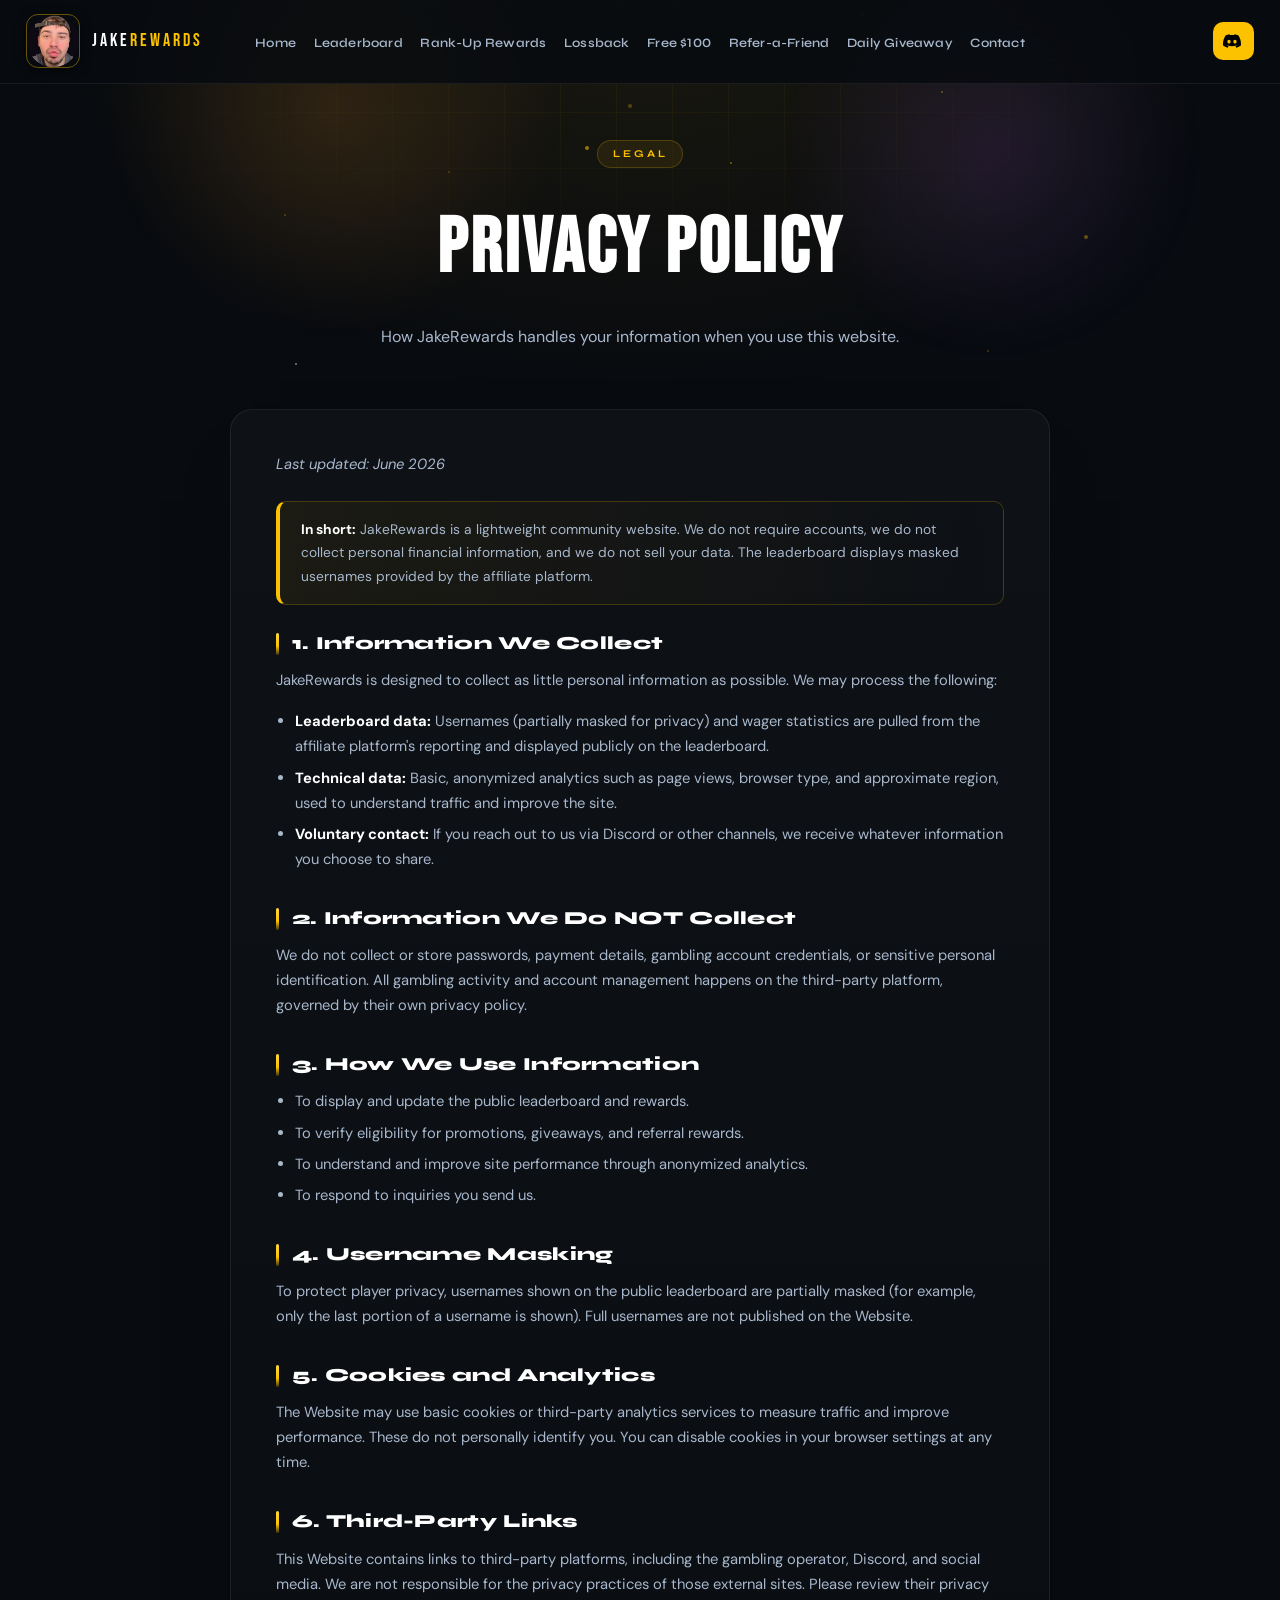
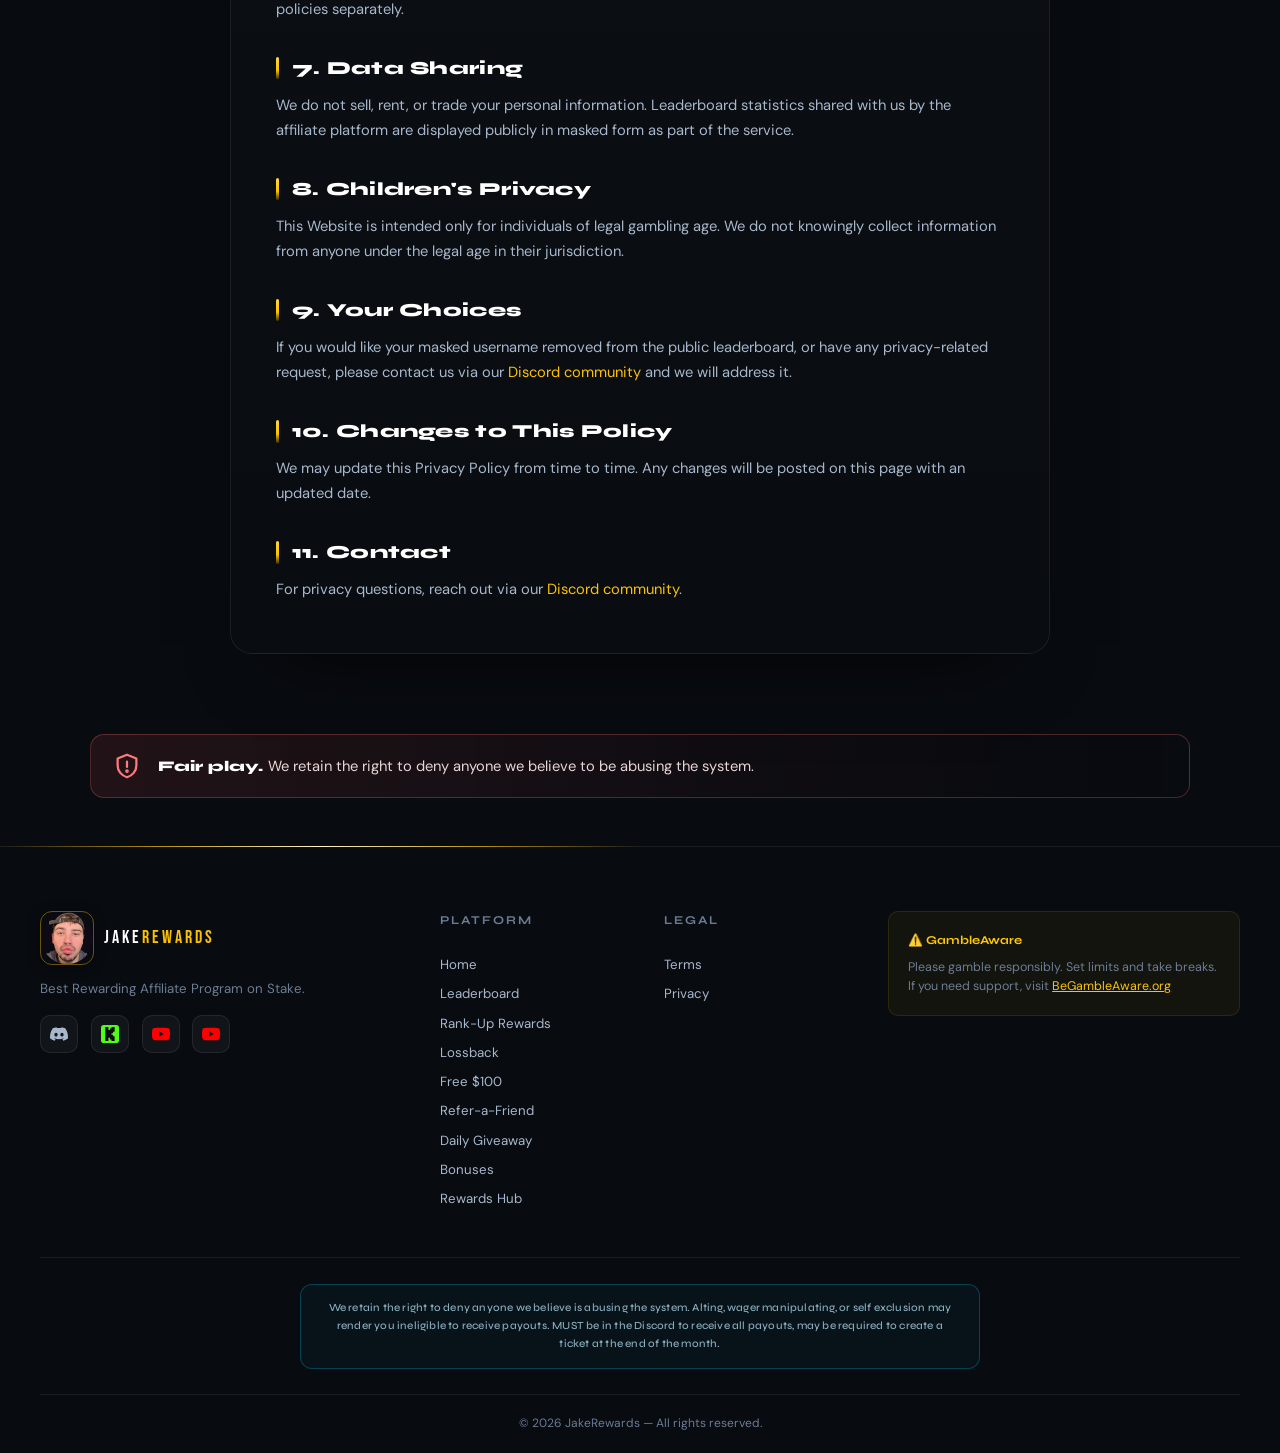
<file: privacy.html>
<!DOCTYPE html>
<html lang="en">
<head>
  <!-- Google tag (gtag.js) -->
  <script async src="https://www.googletagmanager.com/gtag/js?id=G-GYHZ8BHHX7"></script>
  <script>
    window.dataLayer = window.dataLayer || [];
    function gtag(){dataLayer.push(arguments);}
    gtag('js', new Date());
    gtag('config', 'G-GYHZ8BHHX7');
  </script>
  <meta charset="UTF-8"/>
  <meta name="viewport" content="width=device-width, initial-scale=1.0"/>
  <title>Privacy Policy — JakeRewards</title>
  <meta name="description" content="Privacy Policy for JakeRewards — how we handle data on this independent Stake affiliate community website."/>
  <meta property="og:title" content="Privacy Policy — JakeRewards"/>
  <meta property="og:description" content="Privacy Policy for JakeRewards — independent Stake affiliate community."/>
  <meta property="og:image" content="https://jakerewards.com/og-image.png?v=17"/>
  <meta property="og:image:width" content="1200"/>
  <meta property="og:image:height" content="630"/>
  <meta property="og:type" content="website"/>
  <meta property="og:url" content="https://jakerewards.com/"/>
  <meta name="twitter:card" content="summary_large_image"/>
  <meta name="twitter:title" content="Privacy Policy — JakeRewards"/>
  <meta name="twitter:description" content="Privacy Policy for JakeRewards — independent Stake affiliate community."/>
  <meta name="twitter:image" content="https://jakerewards.com/og-image.png?v=17"/>
  <link rel="preconnect" href="https://fonts.googleapis.com"/>
  <link href="https://fonts.googleapis.com/css2?family=Bebas+Neue&family=Syne:wght@400;600;700;800&family=DM+Sans:wght@300;400;500&display=swap" rel="stylesheet"/>
  <link rel="stylesheet" href="style.css?v=21"/>
  <link rel="stylesheet" href="motion.css?v=12"/>
  <style>
    .legal-wrap{max-width:820px;margin:0 auto;padding:2rem 2.5rem 6rem;}
    .legal-wrap h2{font-family:var(--font-head);font-weight:800;font-size:1.15rem;color:#fff;margin:2rem 0 .6rem;letter-spacing:.3px;}
    .legal-wrap h2:first-of-type{margin-top:0;}
    .legal-wrap p{font-size:.92rem;color:var(--text2);line-height:1.7;margin-bottom:1rem;}
    .legal-wrap ul{margin:0 0 1rem 1.2rem;padding:0;}
    .legal-wrap li{font-size:.92rem;color:var(--text2);line-height:1.7;margin-bottom:.4rem;}
    .legal-wrap strong{color:#fff;}
    .legal-wrap a{color:var(--gold);}
    .legal-updated{font-size:.8rem;color:var(--muted);margin-bottom:2rem;font-style:italic;}
    .legal-disclaimer{background:linear-gradient(90deg,rgba(252,194,0,0.06),transparent);border:1px solid rgba(252,194,0,0.2);border-left:4px solid var(--gold);border-radius:10px;padding:1rem 1.3rem;margin:1.5rem 0;}
    .legal-disclaimer p{margin:0;font-size:.86rem;}
    @media(max-width:600px){.legal-wrap{padding:1.5rem 1.3rem 4rem;}}
  </style>
</head>
<body>
<div id="jm-veil" aria-hidden="true"></div>
<nav class="nav">
  <a href="index.html" class="nav-logo">
    <img src="logo.png" class="logo-img" alt="Jake Rewards logo" width="40" height="40">
    <span class="logo-text">JAKE<span class="logo-accent">REWARDS</span></span>
  </a>
  <ul class="nav-links">
    <li><a href="index.html">Home</a></li>
    <li><a href="leaderboard.html">Leaderboard</a></li>
    <li><a href="rankrewards.html">Rank-Up Rewards</a></li>
    <li><a href="lossback.html">Lossback</a></li>
    <li><a href="free100.html">Free $100</a></li>
    <li><a href="refer.html">Refer-a-Friend</a></li>
    <li><a href="giveaway.html">Daily Giveaway</a></li>
    <li><a href="https://discord.com/invite/jakethedegen" target="_blank" rel="noopener">Contact</a></li>
  </ul>
  <a href="https://discord.com/invite/jakethedegen" target="_blank" class="nav-cta" aria-label="Discord"><svg width="16" height="16" viewBox="0 0 24 24" fill="currentColor" xmlns="http://www.w3.org/2000/svg"><path d="M20.317 4.369a19.79 19.79 0 0 0-4.885-1.515.074.074 0 0 0-.079.037c-.211.375-.444.864-.608 1.249a18.27 18.27 0 0 0-5.487 0 12.6 12.6 0 0 0-.617-1.249.077.077 0 0 0-.079-.037A19.736 19.736 0 0 0 3.677 4.369a.07.07 0 0 0-.032.027C.533 9.046-.32 13.58.099 18.057a.082.082 0 0 0 .031.057 19.9 19.9 0 0 0 5.993 3.03.078.078 0 0 0 .084-.028c.462-.63.874-1.295 1.226-1.994a.076.076 0 0 0-.041-.106 13.107 13.107 0 0 1-1.872-.892.077.077 0 0 1-.008-.128c.126-.094.252-.192.372-.291a.074.074 0 0 1 .077-.01c3.928 1.793 8.18 1.793 12.062 0a.074.074 0 0 1 .078.009c.12.099.246.198.373.292a.077.077 0 0 1-.006.127 12.3 12.3 0 0 1-1.873.892.077.077 0 0 0-.041.107c.36.698.772 1.362 1.225 1.993a.076.076 0 0 0 .084.028 19.84 19.84 0 0 0 6.002-3.03.077.077 0 0 0 .032-.054c.5-5.177-.838-9.674-3.549-13.66a.061.061 0 0 0-.031-.028zM8.02 15.331c-1.183 0-2.157-1.085-2.157-2.419 0-1.333.956-2.419 2.157-2.419 1.21 0 2.176 1.096 2.157 2.42 0 1.333-.956 2.418-2.157 2.418zm7.975 0c-1.183 0-2.157-1.085-2.157-2.419 0-1.333.955-2.419 2.157-2.419 1.21 0 2.176 1.096 2.157 2.42 0 1.333-.946 2.418-2.157 2.418z"/></svg>Discord</a>
  <button class="nav-hamburger" onclick="toggleMobile()" aria-label="Open menu" aria-controls="mobile-nav">☰</button>
</nav>
<div class="mobile-nav" id="mobile-nav">
  <a href="index.html" style="--i:0"><span>Home</span></a>
  <a href="leaderboard.html" style="--i:1"><span>Leaderboard</span></a>
  <a href="rankrewards.html" style="--i:2"><span>Rank-Up Rewards</span></a>
  <a href="lossback.html" style="--i:3"><span>Lossback</span></a>
  <a href="free100.html" style="--i:4"><span>Free $100</span></a>
  <a href="refer.html" style="--i:5"><span>Refer-a-Friend</span></a>
  <a href="giveaway.html" style="--i:6"><span>Daily Giveaway</span></a>
  <a href="https://discord.com/invite/jakethedegen" target="_blank" rel="noopener" style="--i:7"><span>Contact (Discord)</span></a>
</div>

<div class="page-hero">
  <div class="section-tag">Legal</div>
  <h1>PRIVACY POLICY</h1>
  <p>How JakeRewards handles your information when you use this website.</p>
</div>

<div class="legal-wrap">
  <p class="legal-updated">Last updated: June 2026</p>

  <div class="legal-disclaimer">
    <p><strong>In short:</strong> JakeRewards is a lightweight community website. We do not require accounts, we do not collect personal financial information, and we do not sell your data. The leaderboard displays masked usernames provided by the affiliate platform.</p>
  </div>

  <h2>1. Information We Collect</h2>
  <p>JakeRewards is designed to collect as little personal information as possible. We may process the following:</p>
  <ul>
    <li><strong>Leaderboard data:</strong> Usernames (partially masked for privacy) and wager statistics are pulled from the affiliate platform's reporting and displayed publicly on the leaderboard.</li>
    <li><strong>Technical data:</strong> Basic, anonymized analytics such as page views, browser type, and approximate region, used to understand traffic and improve the site.</li>
    <li><strong>Voluntary contact:</strong> If you reach out to us via Discord or other channels, we receive whatever information you choose to share.</li>
  </ul>

  <h2>2. Information We Do NOT Collect</h2>
  <p>We do not collect or store passwords, payment details, gambling account credentials, or sensitive personal identification. All gambling activity and account management happens on the third-party platform, governed by their own privacy policy.</p>

  <h2>3. How We Use Information</h2>
  <ul>
    <li>To display and update the public leaderboard and rewards.</li>
    <li>To verify eligibility for promotions, giveaways, and referral rewards.</li>
    <li>To understand and improve site performance through anonymized analytics.</li>
    <li>To respond to inquiries you send us.</li>
  </ul>

  <h2>4. Username Masking</h2>
  <p>To protect player privacy, usernames shown on the public leaderboard are partially masked (for example, only the last portion of a username is shown). Full usernames are not published on the Website.</p>

  <h2>5. Cookies and Analytics</h2>
  <p>The Website may use basic cookies or third-party analytics services to measure traffic and improve performance. These do not personally identify you. You can disable cookies in your browser settings at any time.</p>

  <h2>6. Third-Party Links</h2>
  <p>This Website contains links to third-party platforms, including the gambling operator, Discord, and social media. We are not responsible for the privacy practices of those external sites. Please review their privacy policies separately.</p>

  <h2>7. Data Sharing</h2>
  <p>We do not sell, rent, or trade your personal information. Leaderboard statistics shared with us by the affiliate platform are displayed publicly in masked form as part of the service.</p>

  <h2>8. Children's Privacy</h2>
  <p>This Website is intended only for individuals of legal gambling age. We do not knowingly collect information from anyone under the legal age in their jurisdiction.</p>

  <h2>9. Your Choices</h2>
  <p>If you would like your masked username removed from the public leaderboard, or have any privacy-related request, please contact us via our <a href="https://discord.com/invite/jakethedegen" target="_blank">Discord community</a> and we will address it.</p>

  <h2>10. Changes to This Policy</h2>
  <p>We may update this Privacy Policy from time to time. Any changes will be posted on this page with an updated date.</p>

  <h2>11. Contact</h2>
  <p>For privacy questions, reach out via our <a href="https://discord.com/invite/jakethedegen" target="_blank">Discord community</a>.</p>
</div>

<aside class="jr-deny" role="note">
  <svg width="30" height="30" viewBox="0 0 24 24" fill="none" stroke="currentColor" stroke-width="1.8" stroke-linecap="round" stroke-linejoin="round" aria-hidden="true"><path d="M12 3l7.5 3v5.5c0 4.6-3.2 8.3-7.5 9.5-4.3-1.2-7.5-4.9-7.5-9.5V6L12 3z"/><path d="M12 8.5v4.2"/><circle cx="12" cy="16" r=".6" fill="currentColor"/></svg>
  <p><b>Fair play.</b>We retain the right to deny anyone we believe to be abusing the system.</p>
</aside>
<footer class="footer">
  <div class="footer-inner">
    <div class="footer-brand">
      <div class="footer-logo"><img src="logo.png" class="logo-img" alt="Jake Rewards logo" width="40" height="40"><span class="logo-text">JAKE<span class="logo-accent">REWARDS</span></span></div>
      <p class="footer-tagline">Best Rewarding Affiliate Program on Stake.</p>
      <div class="footer-socials">
        <a href="https://discord.com/invite/jakethedegen" target="_blank" class="fs-discord" title="Discord"><svg viewBox="0 0 24 24" fill="currentColor" xmlns="http://www.w3.org/2000/svg"><path d="M20.317 4.369a19.79 19.79 0 0 0-4.885-1.515.074.074 0 0 0-.079.037c-.211.375-.444.864-.608 1.249a18.27 18.27 0 0 0-5.487 0 12.6 12.6 0 0 0-.617-1.249.077.077 0 0 0-.079-.037A19.736 19.736 0 0 0 3.677 4.369a.07.07 0 0 0-.032.027C.533 9.046-.32 13.58.099 18.057a.082.082 0 0 0 .031.057 19.9 19.9 0 0 0 5.993 3.03.078.078 0 0 0 .084-.028c.462-.63.874-1.295 1.226-1.994a.076.076 0 0 0-.041-.106 13.107 13.107 0 0 1-1.872-.892.077.077 0 0 1-.008-.128c.126-.094.252-.192.372-.291a.074.074 0 0 1 .077-.01c3.928 1.793 8.18 1.793 12.062 0a.074.074 0 0 1 .078.009c.12.099.246.198.373.292a.077.077 0 0 1-.006.127 12.3 12.3 0 0 1-1.873.892.077.077 0 0 0-.041.107c.36.698.772 1.362 1.225 1.993a.076.076 0 0 0 .084.028 19.84 19.84 0 0 0 6.002-3.03.077.077 0 0 0 .032-.054c.5-5.177-.838-9.674-3.549-13.66a.061.061 0 0 0-.031-.028zM8.02 15.331c-1.183 0-2.157-1.085-2.157-2.419 0-1.333.956-2.419 2.157-2.419 1.21 0 2.176 1.096 2.157 2.42 0 1.333-.956 2.418-2.157 2.418zm7.975 0c-1.183 0-2.157-1.085-2.157-2.419 0-1.333.955-2.419 2.157-2.419 1.21 0 2.176 1.096 2.157 2.42 0 1.333-.946 2.418-2.157 2.418z"/></svg></a>
        <a href="https://kick.com/itsjakeuwu" target="_blank" class="fs-kick" title="Kick"><svg viewBox="0 0 256 256" fill="none" xmlns="http://www.w3.org/2000/svg"><rect width="256" height="256" rx="40" fill="currentColor" style="color:#53FC18"/><path transform="translate(61,28) scale(0.82)" fill="#0a0d0e" d="M0 0h54v54h27v-27h27v-27h54v81h-27v27h-27v27h27v27h27v81h-54v-27h-27v-27h-27v54h-54Z"/></svg></a>
        <a href="https://www.youtube.com/@itsjakex" target="_blank" class="fs-youtube" title="YouTube"><svg viewBox="0 0 24 24" fill="currentColor" xmlns="http://www.w3.org/2000/svg" style="color:#FF0000"><path d="M23.498 6.186a3.016 3.016 0 0 0-2.122-2.136C19.505 3.545 12 3.545 12 3.545s-7.505 0-9.377.505A3.017 3.017 0 0 0 .502 6.186C0 8.07 0 12 0 12s0 3.93.502 5.814a3.016 3.016 0 0 0 2.122 2.136c1.871.505 9.376.505 9.376.505s7.505 0 9.377-.505a3.015 3.015 0 0 0 2.122-2.136C24 15.93 24 12 24 12s0-3.93-.502-5.814zM9.545 15.568V8.432L15.818 12l-6.273 3.568z"/></svg></a>
        <a href="https://www.youtube.com/@jakeplaysbj" target="_blank" class="fs-youtube" title="YouTube (BJ)"><svg viewBox="0 0 24 24" fill="currentColor" xmlns="http://www.w3.org/2000/svg" style="color:#FF0000"><path d="M23.498 6.186a3.016 3.016 0 0 0-2.122-2.136C19.505 3.545 12 3.545 12 3.545s-7.505 0-9.377.505A3.017 3.017 0 0 0 .502 6.186C0 8.07 0 12 0 12s0 3.93.502 5.814a3.016 3.016 0 0 0 2.122 2.136c1.871.505 9.376.505 9.376.505s7.505 0 9.377-.505a3.015 3.015 0 0 0 2.122-2.136C24 15.93 24 12 24 12s0-3.93-.502-5.814zM9.545 15.568V8.432L15.818 12l-6.273 3.568z"/></svg></a>
      </div>
    </div>
    <div class="footer-col"><h4>Platform</h4><a href="index.html">Home</a><a href="leaderboard.html">Leaderboard</a><a href="rankrewards.html">Rank-Up Rewards</a><a href="lossback.html">Lossback</a><a href="free100.html">Free $100</a><a href="refer.html">Refer-a-Friend</a><a href="giveaway.html">Daily Giveaway</a><a href="bonuses.html">Bonuses</a><a href="rewards.html">Rewards Hub</a></div>
    <div class="footer-col"><h4>Legal</h4><a href="terms.html">Terms</a><a href="privacy.html">Privacy</a></div>
    <div class="footer-responsible"><div class="responsible-badge">⚠️ GambleAware</div><p>Please gamble responsibly. Set limits and take breaks. If you need support, visit <a href="https://www.begambleaware.org/" target="_blank">BeGambleAware.org</a></p></div>
  </div>
  <div class="footer-disclaimer-wrap">
    <div class="footer-disclaimer">We retain the right to deny anyone we believe is abusing the system. Alting, wager manipulating, or self exclusion may render you ineligible to receive payouts. MUST be in the Discord to receive all payouts, may be required to create a ticket at the end of the month.</div>
  </div>
  <div class="footer-bottom">© 2026 JakeRewards — All rights reserved.</div>
</footer>

<script>
function toggleMobile(){document.getElementById('mobile-nav').classList.toggle('open');}
</script>
<!-- GA4 conversion event tracking -->
<script>
(function(){
  function track(name, params){
    if(typeof gtag === 'function'){ gtag('event', name, params || {}); }
  }
  document.addEventListener('click', function(e){
    var el = e.target.closest('a, button');
    if(!el) return;
    var href = (el.getAttribute('href') || '').toLowerCase();
    var txt  = (el.textContent || '').trim().slice(0, 50);

    // 1) Affiliate code copied
    if(el.classList.contains('code-copy-btn') || /copy code/i.test(txt)){
      track('affiliate_code_copied', { code: 'JAKE', page: document.title });
      return;
    }
    // 2) Stake affiliate link click — the real signup conversion
    if(href.indexOf('stake.com') > -1){
      track('stake_signup_click', { link_text: txt, link_url: href, page: document.title });
      return;
    }
    // 3) Discord link click (claim ticket / join / get started)
    if(href.indexOf('discord.com/invite') > -1 || href.indexOf('discord.gg') > -1){
      var label = /claim/i.test(txt) ? 'claim_button'
                : /get started/i.test(txt) ? 'get_started'
                : 'discord_join';
      track('discord_click', { button_text: txt, label: label, page: document.title });
      return;
    }
  }, true);
})();
</script>
<script src="motion.js?v=10"></script>
</body>
</html>
</file>
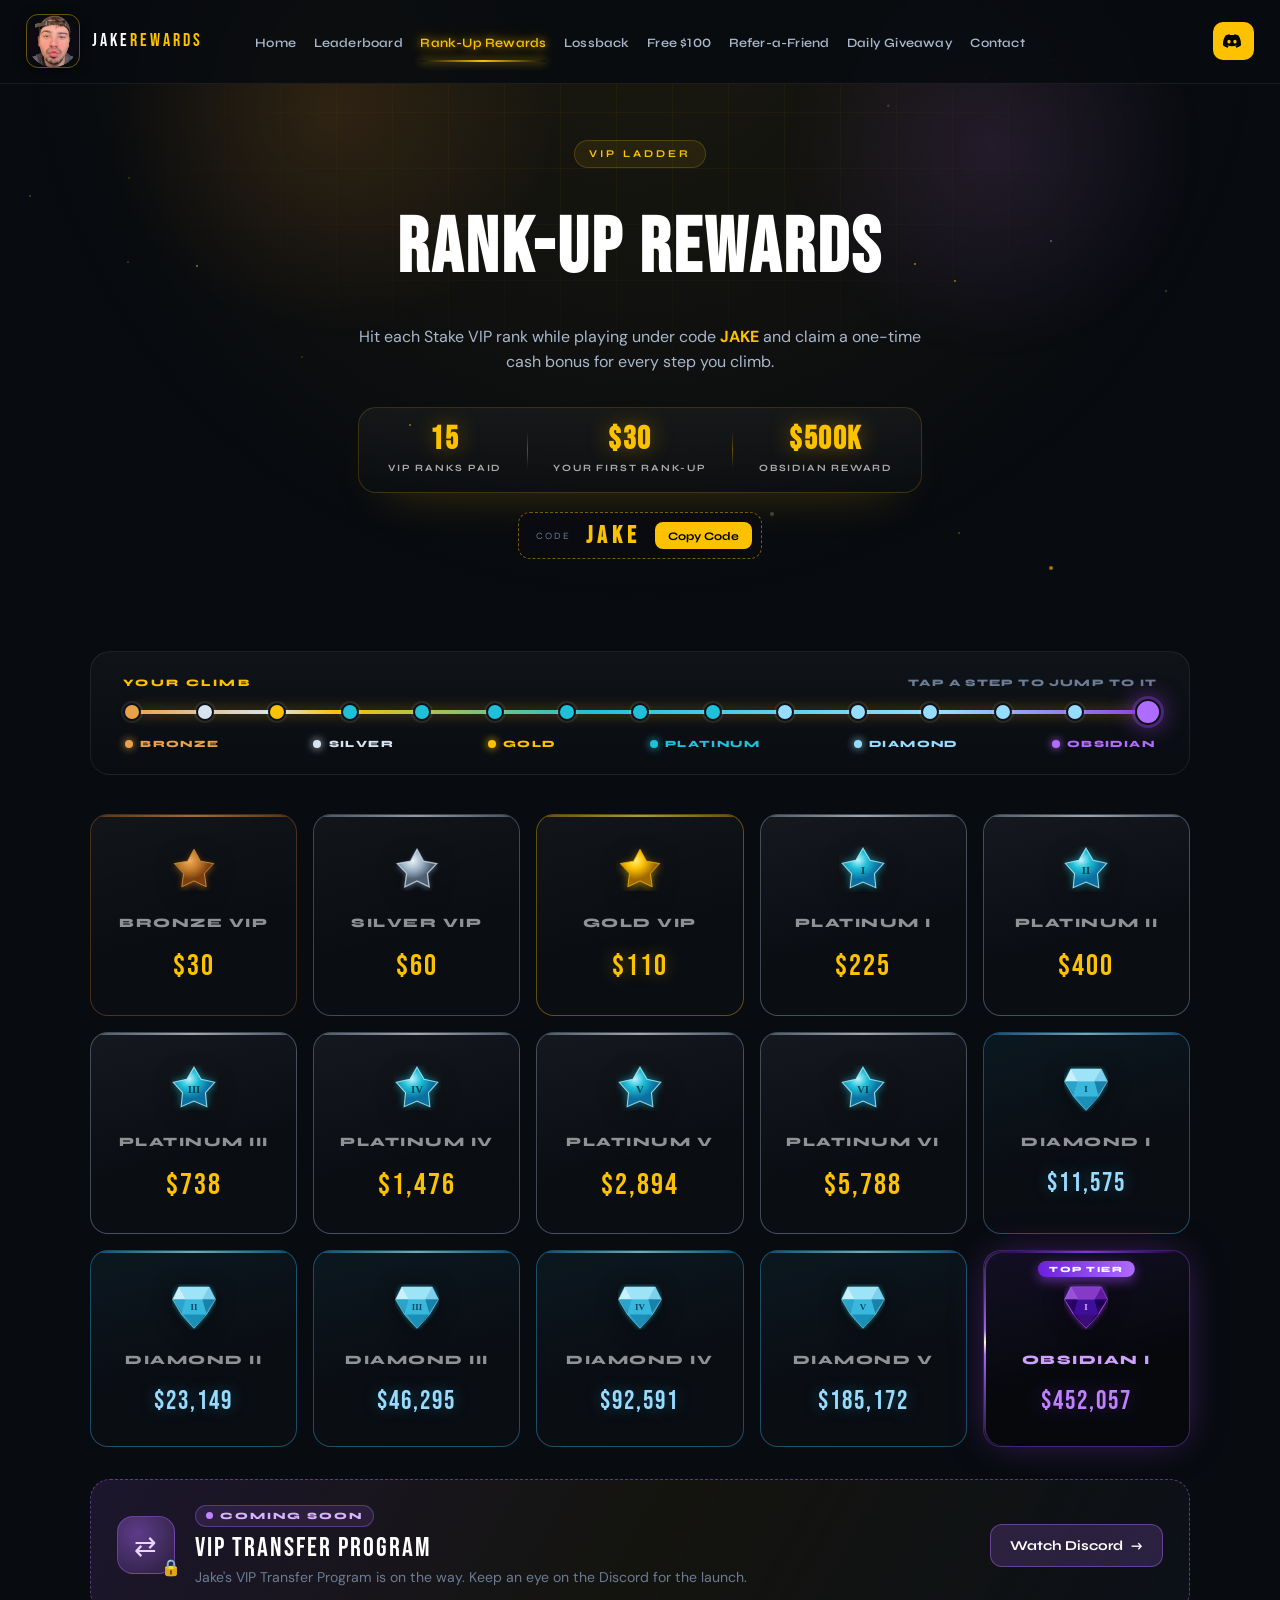
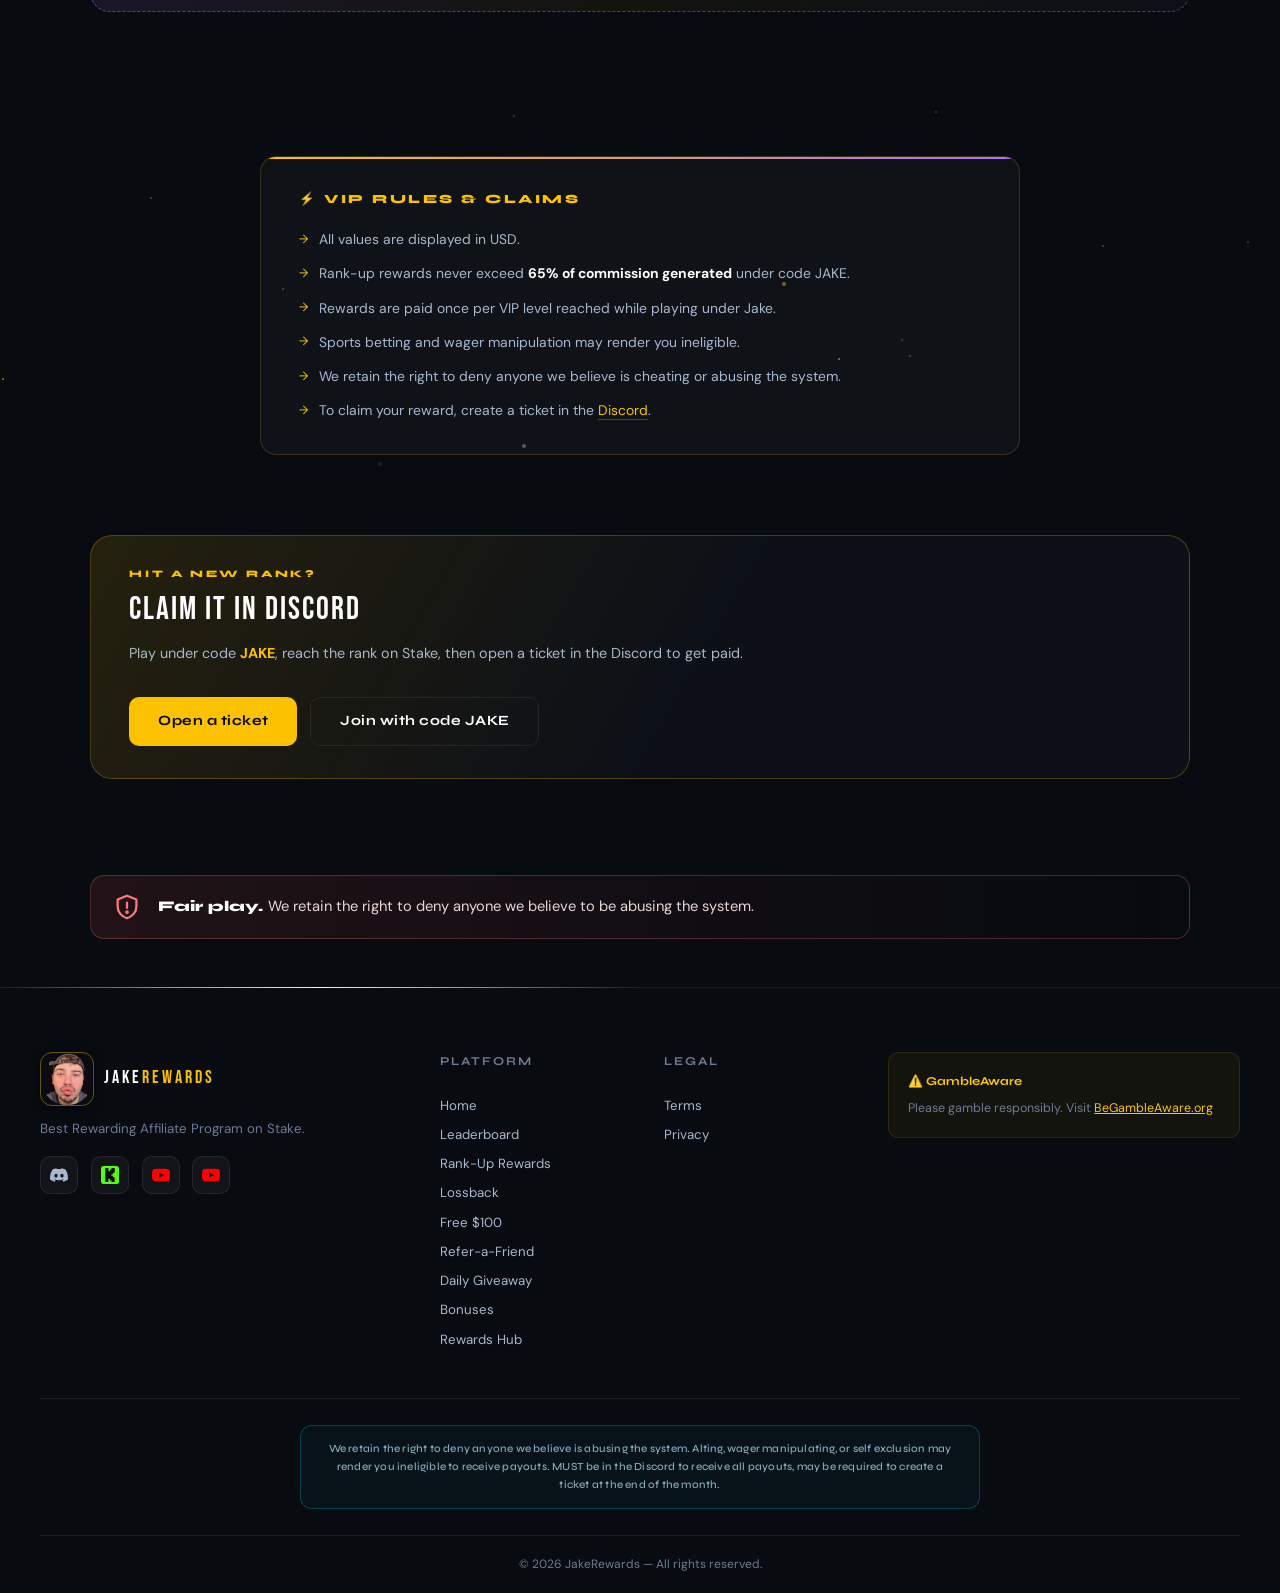
<file: rankrewards.html>
<!DOCTYPE html>
<html lang="en">
<head>
  <!-- Google tag (gtag.js) -->
  <script async src="https://www.googletagmanager.com/gtag/js?id=G-GYHZ8BHHX7"></script>
  <script>
    window.dataLayer = window.dataLayer || [];
    function gtag(){dataLayer.push(arguments);}
    gtag('js', new Date());
    gtag('config', 'G-GYHZ8BHHX7');
  </script>
  <meta charset="UTF-8"/>
  <meta name="viewport" content="width=device-width, initial-scale=1.0"/>
  <title>Rank-Up Rewards — JakeRewards</title>
  <meta name="description" content="Hit every Stake VIP rank under code JAKE and claim a one-time cash bonus. Bronze $30 all the way to Obsidian $500,000."/>
  <meta property="og:title" content="Rank-Up Rewards — JakeRewards"/>
  <meta property="og:description" content="Hit every Stake VIP rank under code JAKE and claim a one-time cash bonus."/>
  <meta property="og:image" content="https://jakerewards.com/og-image.png?v=17"/>
  <meta property="og:image:width" content="1200"/>
  <meta property="og:image:height" content="630"/>
  <meta property="og:type" content="website"/>
  <meta property="og:url" content="https://jakerewards.com/"/>
  <meta name="twitter:card" content="summary_large_image"/>
  <meta name="twitter:title" content="Rank-Up Rewards — JakeRewards"/>
  <meta name="twitter:description" content="Hit every Stake VIP rank under code JAKE and claim a one-time cash bonus."/>
  <meta name="twitter:image" content="https://jakerewards.com/og-image.png?v=17"/>
  <link rel="preconnect" href="https://fonts.googleapis.com"/>
  <link href="https://fonts.googleapis.com/css2?family=Bebas+Neue&family=Syne:wght@400;600;700;800&family=DM+Sans:wght@300;400;500&display=swap" rel="stylesheet"/>
  <link rel="stylesheet" href="style.css?v=21"/>
  <link rel="stylesheet" href="motion.css?v=12"/>
  <style>
    .tiers-grid{display:grid;grid-template-columns:repeat(auto-fill,minmax(200px,1fr));gap:1rem;max-width:1100px;margin:0 auto;}
    .tier-card{position:relative;overflow:hidden;background:linear-gradient(165deg,rgba(255,255,255,0.045),rgba(255,255,255,0.01) 60%);border:1px solid var(--border);border-radius:18px;padding:1.8rem 1.2rem 1.5rem;text-align:center;transition:transform .35s cubic-bezier(.16,1,.3,1),box-shadow .35s,border-color .25s;opacity:0;transform:translateY(16px);}
    .tier-card.visible{opacity:1;transform:translateY(0);}
    .tier-card::before{content:'';position:absolute;top:0;left:0;right:0;height:2px;border-radius:18px 18px 0 0;opacity:.65;transition:opacity .3s;}
    .tier-card:hover{transform:translateY(-7px);}
    .tier-card:hover::before{opacity:1;}
    .tier-card.bronze{border-color:rgba(180,110,50,0.35);} .tier-card.bronze::before{background:linear-gradient(90deg,#7a4010,#e8a24a,#7a4010);}
    .tier-card.bronze:hover{box-shadow:0 18px 44px rgba(180,110,50,0.22);}
    .tier-card.silver{border-color:rgba(180,195,210,0.3);} .tier-card.silver::before{background:linear-gradient(90deg,#5a6e80,#d8e4f0,#5a6e80);}
    .tier-card.silver:hover{box-shadow:0 18px 44px rgba(160,185,210,0.18);}
    .tier-card.gold{border-color:rgba(252,194,0,0.35);} .tier-card.gold::before{background:linear-gradient(90deg,#9a6000,#ffe066,#9a6000);}
    .tier-card.gold:hover{box-shadow:0 18px 44px rgba(252,194,0,0.22);}
    .tier-card.plat{border-color:rgba(180,200,225,0.32);background:linear-gradient(165deg,rgba(200,215,235,0.07),rgba(255,255,255,0.01) 60%);} .tier-card.plat::before{background:linear-gradient(90deg,#607888,#f0f4f8,#607888);}
    .tier-card.plat:hover{box-shadow:0 18px 44px rgba(180,205,228,0.2);}
    .tier-card.diamond{border-color:rgba(56,180,232,0.38);background:linear-gradient(165deg,rgba(56,180,232,0.08),rgba(255,255,255,0.01) 60%);} .tier-card.diamond::before{background:linear-gradient(90deg,#0660a0,#c0f0ff,#0660a0);}
    .tier-card.diamond:hover{box-shadow:0 18px 44px rgba(56,180,232,0.26);}
    .tier-card.obsidian{border-color:rgba(144,64,224,0.42);background:linear-gradient(165deg,rgba(112,48,192,0.12),rgba(0,0,0,0.2) 60%);} .tier-card.obsidian::before{background:linear-gradient(90deg,#0d0020,#9040e0,#0d0020);}
    .tier-card.obsidian:hover{box-shadow:0 18px 44px rgba(144,64,224,0.32);}
    /* Shine sweep across card on hover */
    .tier-card::after{content:'';position:absolute;top:0;left:-120%;width:55%;height:100%;background:linear-gradient(105deg,transparent,rgba(255,255,255,0.05),transparent);transition:left .55s ease;pointer-events:none;z-index:2;}
    .tier-card:hover::after{left:160%;}
    /* Icon lift + scale on hover */
    .tier-card:hover .tier-icon{transform:scale(1.12) translateY(-3px);transition:transform .3s cubic-bezier(.2,.7,.2,1);}
    .tier-icon{transition:transform .3s cubic-bezier(.2,.7,.2,1);}
    /* Reward amount glow per tier */
    .tier-card.bronze:hover .tier-reward{text-shadow:0 0 16px rgba(200,120,50,0.6);}
    .tier-card.silver:hover .tier-reward{text-shadow:0 0 16px rgba(180,200,220,0.5);}
    .tier-card.plat:hover .tier-reward{text-shadow:0 0 16px rgba(32,192,216,0.5);}
    .tier-card.gold .tier-reward{transition:text-shadow .3s;}
    .tier-card.gold:hover .tier-reward{text-shadow:0 0 24px rgba(252,194,0,0.7);}
    .tier-card.diamond:hover .tier-reward{text-shadow:0 0 20px rgba(56,180,232,0.6);}
    .tier-card.obsidian:hover .tier-reward{text-shadow:0 0 22px rgba(144,64,224,0.7);}
    /* Reward amount slightly larger for top tiers */
    .tier-card.diamond .tier-reward,.tier-card.obsidian .tier-reward{font-size:1.65rem;}
    /* Obsidian card — extra premium treatment */
    .tier-card.obsidian .tier-name{color:#d0a0ff;opacity:1;}
    .tier-card.obsidian::before{opacity:.9;}
    .tier-icon{display:flex;align-items:center;justify-content:center;margin-bottom:1rem;height:54px;filter:drop-shadow(0 4px 10px rgba(0,0,0,0.5));}
    .tier-name{font-family:var(--font-head);font-size:.8rem;font-weight:800;letter-spacing:1.5px;text-transform:uppercase;color:rgba(255,255,255,0.55);margin-bottom:.6rem;}
    .tier-reward{font-family:var(--font-display);font-size:1.85rem;letter-spacing:2px;color:var(--gold);}
    .tier-card.gold .tier-reward{text-shadow:0 0 16px rgba(252,194,0,0.35);}
    .tier-card.diamond .tier-reward{color:#96dcff;text-shadow:0 0 16px rgba(56,180,232,0.38);}
    .tier-card.obsidian .tier-reward{color:#c080ff;text-shadow:0 0 20px rgba(144,64,224,0.45);}
    .rules-box{background:var(--card);border:1px solid var(--border);border-radius:var(--radius);padding:2rem;max-width:700px;margin:3rem auto 0;}
    .rules-box h3{font-family:var(--font-display);font-size:1.5rem;letter-spacing:2px;color:#fff;margin-bottom:1rem;}
    .rules-box ul{list-style:none;display:flex;flex-direction:column;gap:.7rem;}
    .rules-box li{font-size:.85rem;color:var(--text2);padding-left:1.2rem;position:relative;}
    .rules-box li::before{content:'→';position:absolute;left:0;color:var(--gold);}
    .rules-box a{color:var(--gold);text-decoration:underline;}

    .vip-rules-section{padding:3rem 2.5rem 5rem;}
    .vip-rules-inner{max-width:760px;margin:0 auto;}
    .vip-rules-card{background:rgba(255,255,255,0.03);border:1px solid rgba(230,180,50,0.2);border-radius:16px;padding:2rem 2.4rem;position:relative;overflow:hidden;}
    .vip-rules-card::before{content:'';position:absolute;top:0;left:0;right:0;height:2px;background:linear-gradient(90deg,var(--gold),#b06bff);}
    .vip-rules-title{font-family:var(--font-head);font-size:.78rem;font-weight:800;text-transform:uppercase;letter-spacing:2.5px;color:var(--gold);margin-bottom:1.2rem;}
    .vip-rules-list{list-style:none;display:flex;flex-direction:column;gap:.75rem;padding:0;margin:0;}
    .vip-rules-list li{font-size:.87rem;color:var(--text2);line-height:1.6;padding-left:1.2rem;position:relative;}
    .vip-rules-list li::before{content:'→';position:absolute;left:0;color:var(--gold);font-size:.75rem;top:.1rem;}
    .vip-rules-list li strong{color:#fff;}
    .vip-rules-list li a{color:var(--gold);text-decoration:none;border-bottom:1px solid rgba(230,180,50,0.3);}
    .vip-rules-list li a:hover{border-color:var(--gold);}
  @media(max-width:560px){
    .rr-wrap{padding:1.5rem 1rem 4rem;}
    .rr-table td,.rr-table th{padding:.6rem .4rem;font-size:.75rem;}
  }
  </style>
<style>
/* ===== Rank-Up v2: climb rail + tier polish ===== */
.jm-rail{position:relative;max-width:1100px;margin:0 auto 2.4rem;padding:1.6rem 2rem 1.5rem;border-radius:20px;background:linear-gradient(180deg,rgba(255,255,255,.035),rgba(255,255,255,.008));border:1px solid rgba(255,255,255,.07)}
.jm-rail-head{display:flex;justify-content:space-between;align-items:baseline;margin-bottom:1.3rem;font:800 .62rem var(--font-head);letter-spacing:2.4px;text-transform:uppercase;color:var(--gold)}
.jm-rail-head span{color:var(--muted);letter-spacing:1.2px}
.jm-rail-track{position:relative;height:4px;margin:0 9px;border-radius:4px;background:rgba(255,255,255,.08)}
.jm-rail-fill{position:absolute;inset:0;border-radius:inherit;transform-origin:left;transform:scaleX(0);background:linear-gradient(90deg,#e8a24a,#d8e4f0 14%,#FCC200 20%,#20c0d8 45%,#96dcff 80%,#9040e0);box-shadow:0 0 14px rgba(252,194,0,.5);transition:transform 2.6s cubic-bezier(.45,0,.2,1)}
.jm-rail.jm-go .jm-rail-fill{transform:scaleX(1)}
.jm-rail-nodes{position:absolute;left:0;right:0;top:50%;height:0}
.jm-node{position:absolute;top:0;width:18px;height:18px;margin:-9px 0 0 -9px;border-radius:50%;border:2px solid #0d1117;background:var(--nc);box-shadow:0 0 0 2px rgba(255,255,255,.08);cursor:pointer;scale:.4;opacity:.3;transition:scale .5s cubic-bezier(.2,1.6,.4,1),opacity .4s,box-shadow .3s;transition-delay:var(--nd)}
.jm-rail.jm-go .jm-node{scale:1;opacity:1}
.jm-node:hover,.jm-node:focus-visible{box-shadow:0 0 0 3px rgba(255,255,255,.2),0 0 18px var(--nc);scale:1.3;transition-delay:0s;outline:none}
.jm-node.top{width:26px;height:26px;margin:-13px 0 0 -13px;box-shadow:0 0 0 3px rgba(144,64,224,.35),0 0 24px rgba(144,64,224,.8);animation:jmTopPulse 2.2s ease-in-out infinite}
@keyframes jmTopPulse{50%{box-shadow:0 0 0 7px rgba(144,64,224,0),0 0 30px rgba(176,107,255,.9)}}
.jm-node-tip{position:absolute;bottom:calc(100% + 12px);left:50%;translate:-50% 6px;white-space:nowrap;padding:.35rem .6rem;border-radius:8px;background:#0d1117;border:1px solid rgba(255,255,255,.14);font:700 .7rem var(--font-head);color:#fff;opacity:0;pointer-events:none;transition:opacity .2s,translate .25s}
.jm-node-tip b{font-family:var(--font-display);font-weight:400;font-size:.95rem;letter-spacing:1px;color:var(--gold);margin-left:.35rem}
.jm-node:hover .jm-node-tip,.jm-node:focus-visible .jm-node-tip{opacity:1;translate:-50% 0}
.jm-node-tip.r{left:auto;right:-6px;translate:0 6px}.jm-node-tip.l{left:-6px;translate:0 6px}
.jm-node:hover .jm-node-tip.r,.jm-node:hover .jm-node-tip.l,.jm-node:focus-visible .jm-node-tip.r,.jm-node:focus-visible .jm-node-tip.l{translate:0 0}

.jm-rail-labels{display:flex;justify-content:space-between;flex-wrap:wrap;gap:.6rem 1rem;margin-top:1.5rem;padding:0 2px}
.jm-rail-labels span{display:inline-flex;align-items:center;gap:.45rem;font:800 .6rem var(--font-head);letter-spacing:1.4px;text-transform:uppercase;color:var(--lc)}
.jm-rail-labels span::before{content:"";width:8px;height:8px;border-radius:50%;background:var(--lc);box-shadow:0 0 8px var(--lc)}
.tier-card.jm-flash{animation:jmFlash 1.4s ease}
@keyframes jmFlash{25%{box-shadow:0 0 0 2px rgba(252,194,0,.9),0 0 40px rgba(252,194,0,.5)}}
/* icons turn in 3D on hover; the top tier gets a permanent light ring + ribbon */
.tier-icon svg{transition:rotate .9s cubic-bezier(.16,1,.3,1)}
.tier-card:hover .tier-icon svg{rotate:y 360deg}
.tier-card.obsidian>.jm-beam{opacity:1!important;animation:jmBeam 3s linear infinite!important}
.tier-card.obsidian{box-shadow:0 0 40px -12px rgba(144,64,224,.6)}
.jm-ribbon{position:absolute;top:10px;left:50%;translate:-50% 0;border-radius:999px;padding:.22rem .7rem;font:800 .5rem var(--font-head);letter-spacing:1.5px;text-transform:uppercase;color:#fff;background:linear-gradient(90deg,#6b21d8,#b06bff);box-shadow:0 4px 12px rgba(144,64,224,.6);z-index:3}
@media (max-width:560px){
  .jm-rail{margin:0 0 1.6rem;padding:1.2rem .9rem 2.3rem}
  .jm-rail-track{margin:0 7px}
  .jm-node{width:12px;height:12px;margin:-6px 0 0 -6px;border-width:1.5px}
  .jm-node.top{width:18px;height:18px;margin:-9px 0 0 -9px}
  .jm-rail-labels{justify-content:center;gap:.5rem .9rem;margin-top:1.2rem}.jm-rail-labels span{font-size:.5rem;letter-spacing:.8px}
  .jm-rail-head{font-size:.55rem;letter-spacing:1.6px}
  .jm-rail-head span{display:none}
}
@media (prefers-reduced-motion:reduce){.jm-rail-fill{transform:none}.jm-node{scale:1;opacity:1}.jm-node.top{animation:none}}
</style>
<script>
/* Climb rail: built from the tier cards themselves, so amounts always match the page */
(function(){
  function build(){
    var grid=document.querySelector('.tiers-grid'); if(!grid) return;
    var cards=[].slice.call(grid.querySelectorAll('.tier-card')); if(!cards.length) return;
    var COL={bronze:'#e8a24a',silver:'#d8e4f0',gold:'#FCC200',plat:'#20c0d8',diamond:'#96dcff',obsidian:'#b06bff'};
    var rail=document.createElement('div'); rail.className='jm-rail';
    rail.innerHTML='<div class="jm-rail-head">Your climb<span>Tap a step to jump to it</span></div><div class="jm-rail-track"><div class="jm-rail-fill"></div><div class="jm-rail-nodes"></div></div><div class="jm-rail-labels"></div>';
    var nodes=rail.querySelector('.jm-rail-nodes'), labels=rail.querySelector('.jm-rail-labels'), seen={};
    cards.forEach(function(c,i){
      var kind=['bronze','silver','gold','plat','diamond','obsidian'].filter(function(k){return c.classList.contains(k);})[0]||'gold';
      var name=(c.querySelector('.tier-name')||{}).textContent||'', amt=(c.querySelector('.tier-reward')||{}).textContent||'';
      var pct=cards.length>1?i/(cards.length-1)*100:0;
      var n=document.createElement('button'); n.type='button'; n.className='jm-node'+(i===cards.length-1?' top':'');
      n.style.left=pct+'%'; n.style.setProperty('--nc',COL[kind]); n.style.setProperty('--nd',(0.25+i*0.15)+'s');
      n.setAttribute('aria-label',name+' '+amt);
      n.innerHTML='<span class="jm-node-tip'+(pct>80?' r':pct<20?' l':'')+'">'+name.replace(/ VIP$/,'')+'<b>'+amt+'</b></span>';
      n.addEventListener('click',function(){
        if(window.jmLenis) jmLenis.scrollTo(c,{offset:-160,duration:1.2}); else c.scrollIntoView({behavior:'smooth',block:'center'});
        c.classList.remove('jm-flash'); void c.offsetWidth; c.classList.add('jm-flash');
      });
      nodes.appendChild(n);
      if(!seen[kind]){ seen[kind]=1; var l=document.createElement('span'); l.className='k-'+kind; l.style.setProperty('--lc',COL[kind]); l.textContent={bronze:'Bronze',silver:'Silver',gold:'Gold',plat:'Platinum',diamond:'Diamond',obsidian:'Obsidian'}[kind]; labels.appendChild(l); }
    });
    grid.parentNode.insertBefore(rail,grid);
    var ob=grid.querySelector('.tier-card.obsidian'); if(ob){ var r=document.createElement('span'); r.className='jm-ribbon'; r.textContent='Top tier'; ob.appendChild(r); }
    if(!('IntersectionObserver' in window)){rail.classList.add('jm-go');return;}
    var io=new IntersectionObserver(function(es){es.forEach(function(e){if(e.isIntersecting){rail.classList.add('jm-go');io.disconnect();}});},{threshold:.5});
    io.observe(rail);
  }
  if(document.readyState==='loading') document.addEventListener('DOMContentLoaded',build); else build();
})();
</script>
</head>
<body>
<div id="jm-veil" aria-hidden="true"></div>
<div id="scroll-bar"></div>
<nav class="nav">
  <a href="index.html" class="nav-logo">
    <img src="logo.png" class="logo-img" alt="Jake Rewards logo" width="40" height="40">
    <span class="logo-text">JAKE<span class="logo-accent">REWARDS</span></span>
  </a>
  <ul class="nav-links">
    <li><a href="index.html">Home</a></li>
    <li><a href="leaderboard.html">Leaderboard</a></li>
    <li><a href="rankrewards.html" class="active" aria-current="page">Rank-Up Rewards</a></li>
    <li><a href="lossback.html">Lossback</a></li>
    <li><a href="free100.html">Free $100</a></li>
    <li><a href="refer.html">Refer-a-Friend</a></li>
    <li><a href="giveaway.html">Daily Giveaway</a></li>
    <li><a href="https://discord.com/invite/jakethedegen" target="_blank" rel="noopener">Contact</a></li>
  </ul>
  <a href="https://discord.com/invite/jakethedegen" target="_blank" class="nav-cta" aria-label="Discord"><svg width="16" height="16" viewBox="0 0 24 24" fill="currentColor" xmlns="http://www.w3.org/2000/svg"><path d="M20.317 4.369a19.79 19.79 0 0 0-4.885-1.515.074.074 0 0 0-.079.037c-.211.375-.444.864-.608 1.249a18.27 18.27 0 0 0-5.487 0 12.6 12.6 0 0 0-.617-1.249.077.077 0 0 0-.079-.037A19.736 19.736 0 0 0 3.677 4.369a.07.07 0 0 0-.032.027C.533 9.046-.32 13.58.099 18.057a.082.082 0 0 0 .031.057 19.9 19.9 0 0 0 5.993 3.03.078.078 0 0 0 .084-.028c.462-.63.874-1.295 1.226-1.994a.076.076 0 0 0-.041-.106 13.107 13.107 0 0 1-1.872-.892.077.077 0 0 1-.008-.128c.126-.094.252-.192.372-.291a.074.074 0 0 1 .077-.01c3.928 1.793 8.18 1.793 12.062 0a.074.074 0 0 1 .078.009c.12.099.246.198.373.292a.077.077 0 0 1-.006.127 12.3 12.3 0 0 1-1.873.892.077.077 0 0 0-.041.107c.36.698.772 1.362 1.225 1.993a.076.076 0 0 0 .084.028 19.84 19.84 0 0 0 6.002-3.03.077.077 0 0 0 .032-.054c.5-5.177-.838-9.674-3.549-13.66a.061.061 0 0 0-.031-.028zM8.02 15.331c-1.183 0-2.157-1.085-2.157-2.419 0-1.333.956-2.419 2.157-2.419 1.21 0 2.176 1.096 2.157 2.42 0 1.333-.956 2.418-2.157 2.418zm7.975 0c-1.183 0-2.157-1.085-2.157-2.419 0-1.333.955-2.419 2.157-2.419 1.21 0 2.176 1.096 2.157 2.42 0 1.333-.946 2.418-2.157 2.418z"/></svg>Discord</a>
  <button class="nav-hamburger" onclick="toggleMobile()" aria-label="Open menu" aria-controls="mobile-nav">☰</button>
</nav>
<div class="mobile-nav" id="mobile-nav">
  <a href="index.html" style="--i:0"><span>Home</span></a>
  <a href="leaderboard.html" style="--i:1"><span>Leaderboard</span></a>
  <a href="rankrewards.html" class="active" aria-current="page" style="--i:2"><span>Rank-Up Rewards</span></a>
  <a href="lossback.html" style="--i:3"><span>Lossback</span></a>
  <a href="free100.html" style="--i:4"><span>Free $100</span></a>
  <a href="refer.html" style="--i:5"><span>Refer-a-Friend</span></a>
  <a href="giveaway.html" style="--i:6"><span>Daily Giveaway</span></a>
  <a href="https://discord.com/invite/jakethedegen" target="_blank" rel="noopener" style="--i:7"><span>Contact (Discord)</span></a>
</div>

<div class="page-hero">
  <div class="section-tag">VIP Ladder</div>
  <canvas id="rr-particles" style="position:fixed;inset:0;width:100%;height:100%;pointer-events:none;z-index:0;opacity:.35;"></canvas>
<h1>RANK-UP REWARDS</h1>
  <p>Hit each Stake VIP rank while playing under code <strong style="color:var(--gold)">JAKE</strong> and claim a one-time cash bonus for every step you climb.</p>
  <div class="pg-strip">
    <div class="pg-stat"><b>15</b><span>VIP ranks paid</span></div><i></i>
    <div class="pg-stat"><b>$30</b><span>Your first rank-up</span></div><i></i>
    <div class="pg-stat"><b>$500K</b><span>Obsidian reward</span></div>
  </div>
  <button type="button" class="pg-code" onclick="pgCopy(this)" aria-label="Copy code JAKE"><span class="pg-code-k">Code</span><b>JAKE</b><span class="pg-code-c">Copy Code</span></button>
</div>

<section style="padding:2rem 2.5rem 6rem;">
              <div class="tiers-grid">
    <div class="tier-card bronze"><div class="tier-icon"><svg viewBox="0 0 44 44" width="48" height="48" xmlns="http://www.w3.org/2000/svg"><defs><radialGradient id="brig" cx="38%" cy="30%"><stop offset="0%" stop-color="#f0b060"/><stop offset="55%" stop-color="#c07828"/><stop offset="100%" stop-color="#7a4010"/></radialGradient><filter id="brif"><feDropShadow dx="0" dy="2" stdDeviation="3" flood-color="rgba(200,120,30,0.55)"/></filter></defs><path d="M22.00,3.00 L27.88,13.91 L40.07,16.13 L31.51,25.09 L33.17,37.37 L22.00,32.00 L10.83,37.37 L12.49,25.09 L3.93,16.13 L16.12,13.91Z" fill="url(#brig)" stroke="#d4903a" stroke-width=".8" filter="url(#brif)"/></svg></div><div class="tier-name">Bronze VIP</div><div class="tier-reward">$30</div></div>
    <div class="tier-card silver"><div class="tier-icon"><svg viewBox="0 0 44 44" width="48" height="48" xmlns="http://www.w3.org/2000/svg"><defs><radialGradient id="srig" cx="38%" cy="30%"><stop offset="0%" stop-color="#eef4fa"/><stop offset="55%" stop-color="#9ab0c4"/><stop offset="100%" stop-color="#506070"/></radialGradient><filter id="srif"><feDropShadow dx="0" dy="2" stdDeviation="2.5" flood-color="rgba(140,170,200,0.45)"/></filter></defs><path d="M22.00,3.00 L27.88,13.91 L40.07,16.13 L31.51,25.09 L33.17,37.37 L22.00,32.00 L10.83,37.37 L12.49,25.09 L3.93,16.13 L16.12,13.91Z" fill="url(#srig)" stroke="rgba(200,220,240,0.8)" stroke-width="1.2" filter="url(#srif)"/></svg></div><div class="tier-name">Silver VIP</div><div class="tier-reward">$60</div></div>
    <div class="tier-card gold"><div class="tier-icon"><svg viewBox="0 0 44 44" width="48" height="48" xmlns="http://www.w3.org/2000/svg"><defs><radialGradient id="grig" cx="38%" cy="30%"><stop offset="0%" stop-color="#fff080"/><stop offset="45%" stop-color="#fcc200"/><stop offset="100%" stop-color="#a06800"/></radialGradient><filter id="grif"><feDropShadow dx="0" dy="2" stdDeviation="4" flood-color="rgba(252,194,0,0.55)"/></filter></defs><path d="M22.00,3.00 L27.88,13.91 L40.07,16.13 L31.51,25.09 L33.17,37.37 L22.00,32.00 L10.83,37.37 L12.49,25.09 L3.93,16.13 L16.12,13.91Z" fill="url(#grig)" stroke="#e8b000" stroke-width=".8" filter="url(#grif)"/></svg></div><div class="tier-name">Gold VIP</div><div class="tier-reward">$110</div></div>
    <div class="tier-card plat"><div class="tier-icon"><svg viewBox="0 0 44 44" width="48" height="48" xmlns="http://www.w3.org/2000/svg"><defs><radialGradient id="pgp1" cx="38%" cy="30%"><stop offset="0%" stop-color="#c0f4ff"/><stop offset="45%" stop-color="#20c0d8"/><stop offset="100%" stop-color="#0870a0"/></radialGradient><filter id="pfp1"><feDropShadow dx="0" dy="0" stdDeviation="4" flood-color="rgba(32,192,216,0.65)"/></filter></defs><path d="M22.00,2.00 L28.47,13.10 L41.02,15.82 L32.46,25.40 L33.76,38.18 L22.00,33.00 L10.24,38.18 L11.54,25.40 L2.98,15.82 L15.53,13.10Z" fill="url(#pgp1)" stroke="rgba(180,245,255,0.8)" stroke-width="1" filter="url(#pfp1)"/><text x="22" y="26" text-anchor="middle" font-size="10" font-weight="900" fill="rgba(0,55,75,0.92)" font-family="Georgia,serif">I</text></svg></div><div class="tier-name">Platinum I</div><div class="tier-reward">$225</div></div>
    <div class="tier-card plat"><div class="tier-icon"><svg viewBox="0 0 44 44" width="48" height="48" xmlns="http://www.w3.org/2000/svg"><defs><radialGradient id="pgp2" cx="38%" cy="30%"><stop offset="0%" stop-color="#c0f4ff"/><stop offset="45%" stop-color="#20c0d8"/><stop offset="100%" stop-color="#0870a0"/></radialGradient><filter id="pfp2"><feDropShadow dx="0" dy="0" stdDeviation="4" flood-color="rgba(32,192,216,0.65)"/></filter></defs><path d="M22.00,2.00 L28.47,13.10 L41.02,15.82 L32.46,25.40 L33.76,38.18 L22.00,33.00 L10.24,38.18 L11.54,25.40 L2.98,15.82 L15.53,13.10Z" fill="url(#pgp2)" stroke="rgba(180,245,255,0.8)" stroke-width="1" filter="url(#pfp2)"/><text x="22" y="26" text-anchor="middle" font-size="10" font-weight="900" fill="rgba(0,55,75,0.92)" font-family="Georgia,serif">II</text></svg></div><div class="tier-name">Platinum II</div><div class="tier-reward">$400</div></div>
    <div class="tier-card plat"><div class="tier-icon"><svg viewBox="0 0 44 44" width="48" height="48" xmlns="http://www.w3.org/2000/svg"><defs><radialGradient id="pgp3" cx="38%" cy="30%"><stop offset="0%" stop-color="#c0f4ff"/><stop offset="45%" stop-color="#20c0d8"/><stop offset="100%" stop-color="#0870a0"/></radialGradient><filter id="pfp3"><feDropShadow dx="0" dy="0" stdDeviation="4" flood-color="rgba(32,192,216,0.65)"/></filter></defs><path d="M22.00,2.00 L28.47,13.10 L41.02,15.82 L32.46,25.40 L33.76,38.18 L22.00,33.00 L10.24,38.18 L11.54,25.40 L2.98,15.82 L15.53,13.10Z" fill="url(#pgp3)" stroke="rgba(180,245,255,0.8)" stroke-width="1" filter="url(#pfp3)"/><text x="22" y="26" text-anchor="middle" font-size="10" font-weight="900" fill="rgba(0,55,75,0.92)" font-family="Georgia,serif">III</text></svg></div><div class="tier-name">Platinum III</div><div class="tier-reward">$800</div></div>
    <div class="tier-card plat"><div class="tier-icon"><svg viewBox="0 0 44 44" width="48" height="48" xmlns="http://www.w3.org/2000/svg"><defs><radialGradient id="pgp4" cx="38%" cy="30%"><stop offset="0%" stop-color="#c0f4ff"/><stop offset="45%" stop-color="#20c0d8"/><stop offset="100%" stop-color="#0870a0"/></radialGradient><filter id="pfp4"><feDropShadow dx="0" dy="0" stdDeviation="4" flood-color="rgba(32,192,216,0.65)"/></filter></defs><path d="M22.00,2.00 L28.47,13.10 L41.02,15.82 L32.46,25.40 L33.76,38.18 L22.00,33.00 L10.24,38.18 L11.54,25.40 L2.98,15.82 L15.53,13.10Z" fill="url(#pgp4)" stroke="rgba(180,245,255,0.8)" stroke-width="1" filter="url(#pfp4)"/><text x="22" y="26" text-anchor="middle" font-size="10" font-weight="900" fill="rgba(0,55,75,0.92)" font-family="Georgia,serif">IV</text></svg></div><div class="tier-name">Platinum IV</div><div class="tier-reward">$1,600</div></div>
    <div class="tier-card plat"><div class="tier-icon"><svg viewBox="0 0 44 44" width="48" height="48" xmlns="http://www.w3.org/2000/svg"><defs><radialGradient id="pgp5" cx="38%" cy="30%"><stop offset="0%" stop-color="#c0f4ff"/><stop offset="45%" stop-color="#20c0d8"/><stop offset="100%" stop-color="#0870a0"/></radialGradient><filter id="pfp5"><feDropShadow dx="0" dy="0" stdDeviation="4" flood-color="rgba(32,192,216,0.65)"/></filter></defs><path d="M22.00,2.00 L28.47,13.10 L41.02,15.82 L32.46,25.40 L33.76,38.18 L22.00,33.00 L10.24,38.18 L11.54,25.40 L2.98,15.82 L15.53,13.10Z" fill="url(#pgp5)" stroke="rgba(180,245,255,0.8)" stroke-width="1" filter="url(#pfp5)"/><text x="22" y="26" text-anchor="middle" font-size="10" font-weight="900" fill="rgba(0,55,75,0.92)" font-family="Georgia,serif">V</text></svg></div><div class="tier-name">Platinum V</div><div class="tier-reward">$3,200</div></div>
    <div class="tier-card plat"><div class="tier-icon"><svg viewBox="0 0 44 44" width="48" height="48" xmlns="http://www.w3.org/2000/svg"><defs><radialGradient id="pgp6" cx="38%" cy="30%"><stop offset="0%" stop-color="#c0f4ff"/><stop offset="45%" stop-color="#20c0d8"/><stop offset="100%" stop-color="#0870a0"/></radialGradient><filter id="pfp6"><feDropShadow dx="0" dy="0" stdDeviation="4" flood-color="rgba(32,192,216,0.65)"/></filter></defs><path d="M22.00,2.00 L28.47,13.10 L41.02,15.82 L32.46,25.40 L33.76,38.18 L22.00,33.00 L10.24,38.18 L11.54,25.40 L2.98,15.82 L15.53,13.10Z" fill="url(#pgp6)" stroke="rgba(180,245,255,0.8)" stroke-width="1" filter="url(#pfp6)"/><text x="22" y="26" text-anchor="middle" font-size="10" font-weight="900" fill="rgba(0,55,75,0.92)" font-family="Georgia,serif">VI</text></svg></div><div class="tier-name">Platinum VI</div><div class="tier-reward">$6,400</div></div>
    <div class="tier-card diamond"><div class="tier-icon"><svg viewBox="0 0 64 66" width="44" height="46" xmlns="http://www.w3.org/2000/svg">
  <defs>
    <filter id="dfd1"><feDropShadow dx="0" dy="0" stdDeviation="4" flood-color="rgba(40,192,224,0.65)"/></filter>
  </defs>
  <polygon points="10,4 54,4 63,22 50,44 32,64 14,44 1,22" fill="#1a8fb8" stroke="rgba(160,240,255,0.7)" stroke-width="1.2" filter="url(#dfd1)"/>
  <polygon points="10,4 54,4 44,22 20,22" fill="#9ee4f8"/>
  <polygon points="10,4 20,22 1,22" fill="#c8f0ff"/>
  <polygon points="54,4 63,22 44,22" fill="#7dd0ec"/>
  <polygon points="1,22 20,22 14,44 32,64" fill="#2ca8d0" opacity="0.85"/>
  <polygon points="63,22 44,22 50,44 32,64" fill="#1880a8" opacity="0.85"/>
  <polygon points="20,22 44,22 50,44 14,44" fill="#3bbce0" opacity="0.9"/>
  <line x1="20" y1="22" x2="10" y2="4" stroke="rgba(255,255,255,0.5)" stroke-width="0.8"/>
  <line x1="44" y1="22" x2="54" y2="4" stroke="rgba(255,255,255,0.4)" stroke-width="0.8"/>
  <line x1="20" y1="22" x2="44" y2="22" stroke="rgba(255,255,255,0.35)" stroke-width="0.7"/>
  <line x1="20" y1="22" x2="14" y2="44" stroke="rgba(255,255,255,0.2)" stroke-width="0.6"/>
  <line x1="44" y1="22" x2="50" y2="44" stroke="rgba(255,255,255,0.2)" stroke-width="0.6"/>
  <text x="32" y="38" text-anchor="middle" font-size="13" font-weight="900" fill="rgba(0,50,80,0.85)" font-family="Georgia,serif">I</text>
</svg></div><div class="tier-name">Diamond I</div><div class="tier-reward">$12,800</div></div>
    <div class="tier-card diamond"><div class="tier-icon"><svg viewBox="0 0 64 66" width="44" height="46" xmlns="http://www.w3.org/2000/svg">
  <defs>
    <filter id="dfd2"><feDropShadow dx="0" dy="0" stdDeviation="4" flood-color="rgba(40,192,224,0.65)"/></filter>
  </defs>
  <polygon points="10,4 54,4 63,22 50,44 32,64 14,44 1,22" fill="#1a8fb8" stroke="rgba(160,240,255,0.7)" stroke-width="1.2" filter="url(#dfd2)"/>
  <polygon points="10,4 54,4 44,22 20,22" fill="#9ee4f8"/>
  <polygon points="10,4 20,22 1,22" fill="#c8f0ff"/>
  <polygon points="54,4 63,22 44,22" fill="#7dd0ec"/>
  <polygon points="1,22 20,22 14,44 32,64" fill="#2ca8d0" opacity="0.85"/>
  <polygon points="63,22 44,22 50,44 32,64" fill="#1880a8" opacity="0.85"/>
  <polygon points="20,22 44,22 50,44 14,44" fill="#3bbce0" opacity="0.9"/>
  <line x1="20" y1="22" x2="10" y2="4" stroke="rgba(255,255,255,0.5)" stroke-width="0.8"/>
  <line x1="44" y1="22" x2="54" y2="4" stroke="rgba(255,255,255,0.4)" stroke-width="0.8"/>
  <line x1="20" y1="22" x2="44" y2="22" stroke="rgba(255,255,255,0.35)" stroke-width="0.7"/>
  <line x1="20" y1="22" x2="14" y2="44" stroke="rgba(255,255,255,0.2)" stroke-width="0.6"/>
  <line x1="44" y1="22" x2="50" y2="44" stroke="rgba(255,255,255,0.2)" stroke-width="0.6"/>
  <text x="32" y="38" text-anchor="middle" font-size="13" font-weight="900" fill="rgba(0,50,80,0.85)" font-family="Georgia,serif">II</text>
</svg></div><div class="tier-name">Diamond II</div><div class="tier-reward">$25,600</div></div>
    <div class="tier-card diamond"><div class="tier-icon"><svg viewBox="0 0 64 66" width="44" height="46" xmlns="http://www.w3.org/2000/svg">
  <defs>
    <filter id="dfd3"><feDropShadow dx="0" dy="0" stdDeviation="4" flood-color="rgba(40,192,224,0.65)"/></filter>
  </defs>
  <polygon points="10,4 54,4 63,22 50,44 32,64 14,44 1,22" fill="#1a8fb8" stroke="rgba(160,240,255,0.7)" stroke-width="1.2" filter="url(#dfd3)"/>
  <polygon points="10,4 54,4 44,22 20,22" fill="#9ee4f8"/>
  <polygon points="10,4 20,22 1,22" fill="#c8f0ff"/>
  <polygon points="54,4 63,22 44,22" fill="#7dd0ec"/>
  <polygon points="1,22 20,22 14,44 32,64" fill="#2ca8d0" opacity="0.85"/>
  <polygon points="63,22 44,22 50,44 32,64" fill="#1880a8" opacity="0.85"/>
  <polygon points="20,22 44,22 50,44 14,44" fill="#3bbce0" opacity="0.9"/>
  <line x1="20" y1="22" x2="10" y2="4" stroke="rgba(255,255,255,0.5)" stroke-width="0.8"/>
  <line x1="44" y1="22" x2="54" y2="4" stroke="rgba(255,255,255,0.4)" stroke-width="0.8"/>
  <line x1="20" y1="22" x2="44" y2="22" stroke="rgba(255,255,255,0.35)" stroke-width="0.7"/>
  <line x1="20" y1="22" x2="14" y2="44" stroke="rgba(255,255,255,0.2)" stroke-width="0.6"/>
  <line x1="44" y1="22" x2="50" y2="44" stroke="rgba(255,255,255,0.2)" stroke-width="0.6"/>
  <text x="32" y="38" text-anchor="middle" font-size="13" font-weight="900" fill="rgba(0,50,80,0.85)" font-family="Georgia,serif">III</text>
</svg></div><div class="tier-name">Diamond III</div><div class="tier-reward">$51,200</div></div>
    <div class="tier-card diamond"><div class="tier-icon"><svg viewBox="0 0 64 66" width="44" height="46" xmlns="http://www.w3.org/2000/svg">
  <defs>
    <filter id="dfd4"><feDropShadow dx="0" dy="0" stdDeviation="4" flood-color="rgba(40,192,224,0.65)"/></filter>
  </defs>
  <polygon points="10,4 54,4 63,22 50,44 32,64 14,44 1,22" fill="#1a8fb8" stroke="rgba(160,240,255,0.7)" stroke-width="1.2" filter="url(#dfd4)"/>
  <polygon points="10,4 54,4 44,22 20,22" fill="#9ee4f8"/>
  <polygon points="10,4 20,22 1,22" fill="#c8f0ff"/>
  <polygon points="54,4 63,22 44,22" fill="#7dd0ec"/>
  <polygon points="1,22 20,22 14,44 32,64" fill="#2ca8d0" opacity="0.85"/>
  <polygon points="63,22 44,22 50,44 32,64" fill="#1880a8" opacity="0.85"/>
  <polygon points="20,22 44,22 50,44 14,44" fill="#3bbce0" opacity="0.9"/>
  <line x1="20" y1="22" x2="10" y2="4" stroke="rgba(255,255,255,0.5)" stroke-width="0.8"/>
  <line x1="44" y1="22" x2="54" y2="4" stroke="rgba(255,255,255,0.4)" stroke-width="0.8"/>
  <line x1="20" y1="22" x2="44" y2="22" stroke="rgba(255,255,255,0.35)" stroke-width="0.7"/>
  <line x1="20" y1="22" x2="14" y2="44" stroke="rgba(255,255,255,0.2)" stroke-width="0.6"/>
  <line x1="44" y1="22" x2="50" y2="44" stroke="rgba(255,255,255,0.2)" stroke-width="0.6"/>
  <text x="32" y="38" text-anchor="middle" font-size="13" font-weight="900" fill="rgba(0,50,80,0.85)" font-family="Georgia,serif">IV</text>
</svg></div><div class="tier-name">Diamond IV</div><div class="tier-reward">$102,400</div></div>
    <div class="tier-card diamond"><div class="tier-icon"><svg viewBox="0 0 64 66" width="44" height="46" xmlns="http://www.w3.org/2000/svg">
  <defs>
    <filter id="dfd5"><feDropShadow dx="0" dy="0" stdDeviation="4" flood-color="rgba(40,192,224,0.65)"/></filter>
  </defs>
  <polygon points="10,4 54,4 63,22 50,44 32,64 14,44 1,22" fill="#1a8fb8" stroke="rgba(160,240,255,0.7)" stroke-width="1.2" filter="url(#dfd5)"/>
  <polygon points="10,4 54,4 44,22 20,22" fill="#9ee4f8"/>
  <polygon points="10,4 20,22 1,22" fill="#c8f0ff"/>
  <polygon points="54,4 63,22 44,22" fill="#7dd0ec"/>
  <polygon points="1,22 20,22 14,44 32,64" fill="#2ca8d0" opacity="0.85"/>
  <polygon points="63,22 44,22 50,44 32,64" fill="#1880a8" opacity="0.85"/>
  <polygon points="20,22 44,22 50,44 14,44" fill="#3bbce0" opacity="0.9"/>
  <line x1="20" y1="22" x2="10" y2="4" stroke="rgba(255,255,255,0.5)" stroke-width="0.8"/>
  <line x1="44" y1="22" x2="54" y2="4" stroke="rgba(255,255,255,0.4)" stroke-width="0.8"/>
  <line x1="20" y1="22" x2="44" y2="22" stroke="rgba(255,255,255,0.35)" stroke-width="0.7"/>
  <line x1="20" y1="22" x2="14" y2="44" stroke="rgba(255,255,255,0.2)" stroke-width="0.6"/>
  <line x1="44" y1="22" x2="50" y2="44" stroke="rgba(255,255,255,0.2)" stroke-width="0.6"/>
  <text x="32" y="38" text-anchor="middle" font-size="13" font-weight="900" fill="rgba(0,50,80,0.85)" font-family="Georgia,serif">V</text>
</svg></div><div class="tier-name">Diamond V</div><div class="tier-reward">$204,800</div></div>
    <div class="tier-card obsidian"><div class="tier-icon"><svg viewBox="0 0 64 66" width="44" height="46" xmlns="http://www.w3.org/2000/svg">
  <defs>
    <filter id="ofo1"><feDropShadow dx="0" dy="0" stdDeviation="5" flood-color="rgba(160,60,255,0.65)"/></filter>
  </defs>
  <polygon points="10,4 54,4 63,22 50,44 32,64 14,44 1,22" fill="#3a0878" stroke="rgba(200,100,255,0.75)" stroke-width="1.4" filter="url(#ofo1)"/>
  <polygon points="10,4 54,4 44,22 20,22" fill="#9040d0" opacity="0.9"/>
  <polygon points="10,4 20,22 1,22" fill="#c070ff" opacity="0.7"/>
  <polygon points="54,4 63,22 44,22" fill="#7020b0" opacity="0.7"/>
  <polygon points="1,22 20,22 14,44 32,64" fill="#280060" opacity="0.85"/>
  <polygon points="63,22 44,22 50,44 32,64" fill="#1a0050" opacity="0.85"/>
  <polygon points="20,22 44,22 50,44 14,44" fill="#4010a0" opacity="0.9"/>
  <line x1="20" y1="22" x2="10" y2="4" stroke="rgba(220,160,255,0.5)" stroke-width="0.8"/>
  <line x1="44" y1="22" x2="54" y2="4" stroke="rgba(220,160,255,0.4)" stroke-width="0.8"/>
  <line x1="20" y1="22" x2="44" y2="22" stroke="rgba(220,160,255,0.35)" stroke-width="0.7"/>
  <text x="32" y="38" text-anchor="middle" font-size="13" font-weight="900" fill="rgba(230,190,255,0.92)" font-family="Georgia,serif">I</text>
</svg></div><div class="tier-name">Obsidian I</div><div class="tier-reward">$500,000</div></div>
  </div>
<div class="vt-wrap vt-in-section">
<div class="vt-soon">
  <span class="vt-sweep" aria-hidden="true"></span>
  <span class="vt-ico" aria-hidden="true"><em>⇄</em><i>🔒</i></span>
  <div class="vt-copy">
    <span class="vt-tag"><i></i>Coming soon</span>
    <b>VIP TRANSFER PROGRAM</b>
    <p>Jake's VIP Transfer Program is on the way. Keep an eye on the Discord for the launch.</p>
  </div>
  <a class="vt-cta" href="https://discord.com/invite/jakethedegen" target="_blank" rel="noopener">Watch Discord <span>→</span></a>
</div>
</div>

</section>

<!-- DISCLAIMER + VIP RULES -->
<section class="vip-rules-section">
  <div class="vip-rules-inner">
    <div class="vip-rules-card">
      <div class="vip-rules-title">⚡ VIP Rules &amp; Claims</div>
      <ul class="vip-rules-list">
        <li>All values are displayed in USD.</li>
        <li>Rank-up rewards never exceed <strong>65% of commission generated</strong> under code JAKE.</li>
        <li>Rewards are paid once per VIP level reached while playing under Jake.</li>
        <li>Sports betting and wager manipulation may render you ineligible.</li>
        <li>We retain the right to deny anyone we believe is cheating or abusing the system.</li>
        <li>To claim your reward, create a ticket in the <a href="https://discord.com/invite/jakethedegen" target="_blank">Discord</a>.</li>
      </ul>
    </div>
  </div>
</section>


<div class="pg-start">
  <div>
    <div class="pg-tag">Hit a new rank?</div>
    <h3>Claim it in Discord</h3>
    <p>Play under code <b>JAKE</b>, reach the rank on Stake, then open a ticket in the Discord to get paid.</p>
  </div>
  <div class="pg-start-btns">
    <a href="https://discord.com/invite/jakethedegen" target="_blank" rel="noopener" class="btn-primary">Open a ticket</a>
    <a href="https://stake.com/?c=JAKE" target="_blank" rel="noopener" class="btn-ghost">Join with code JAKE</a>
  </div>
</div>

<aside class="jr-deny" role="note">
  <svg width="30" height="30" viewBox="0 0 24 24" fill="none" stroke="currentColor" stroke-width="1.8" stroke-linecap="round" stroke-linejoin="round" aria-hidden="true"><path d="M12 3l7.5 3v5.5c0 4.6-3.2 8.3-7.5 9.5-4.3-1.2-7.5-4.9-7.5-9.5V6L12 3z"/><path d="M12 8.5v4.2"/><circle cx="12" cy="16" r=".6" fill="currentColor"/></svg>
  <p><b>Fair play.</b>We retain the right to deny anyone we believe to be abusing the system.</p>
</aside>
<footer class="footer">
  <div class="footer-inner">
    <div class="footer-brand">
      <div class="footer-logo">
        <img src="logo.png" class="logo-img" alt="Jake Rewards logo" width="40" height="40">
        <span class="logo-text">JAKE<span class="logo-accent">REWARDS</span></span>
      </div>
      <p class="footer-tagline">Best Rewarding Affiliate Program on Stake.</p>
      <div class="footer-socials">
        <a href="https://discord.com/invite/jakethedegen" target="_blank" class="fs-discord" title="Discord"><svg viewBox="0 0 24 24" fill="currentColor" xmlns="http://www.w3.org/2000/svg"><path d="M20.317 4.369a19.79 19.79 0 0 0-4.885-1.515.074.074 0 0 0-.079.037c-.211.375-.444.864-.608 1.249a18.27 18.27 0 0 0-5.487 0 12.6 12.6 0 0 0-.617-1.249.077.077 0 0 0-.079-.037A19.736 19.736 0 0 0 3.677 4.369a.07.07 0 0 0-.032.027C.533 9.046-.32 13.58.099 18.057a.082.082 0 0 0 .031.057 19.9 19.9 0 0 0 5.993 3.03.078.078 0 0 0 .084-.028c.462-.63.874-1.295 1.226-1.994a.076.076 0 0 0-.041-.106 13.107 13.107 0 0 1-1.872-.892.077.077 0 0 1-.008-.128c.126-.094.252-.192.372-.291a.074.074 0 0 1 .077-.01c3.928 1.793 8.18 1.793 12.062 0a.074.074 0 0 1 .078.009c.12.099.246.198.373.292a.077.077 0 0 1-.006.127 12.3 12.3 0 0 1-1.873.892.077.077 0 0 0-.041.107c.36.698.772 1.362 1.225 1.993a.076.076 0 0 0 .084.028 19.84 19.84 0 0 0 6.002-3.03.077.077 0 0 0 .032-.054c.5-5.177-.838-9.674-3.549-13.66a.061.061 0 0 0-.031-.028zM8.02 15.331c-1.183 0-2.157-1.085-2.157-2.419 0-1.333.956-2.419 2.157-2.419 1.21 0 2.176 1.096 2.157 2.42 0 1.333-.956 2.418-2.157 2.418zm7.975 0c-1.183 0-2.157-1.085-2.157-2.419 0-1.333.955-2.419 2.157-2.419 1.21 0 2.176 1.096 2.157 2.42 0 1.333-.946 2.418-2.157 2.418z"/></svg></a>
        <a href="https://kick.com/itsjakeuwu" target="_blank" class="fs-kick" title="Kick"><svg viewBox="0 0 256 256" fill="none" xmlns="http://www.w3.org/2000/svg"><rect width="256" height="256" rx="40" fill="currentColor" style="color:#53FC18"/><path transform="translate(61,28) scale(0.82)" fill="#0a0d0e" d="M0 0h54v54h27v-27h27v-27h54v81h-27v27h-27v27h27v27h27v81h-54v-27h-27v-27h-27v54h-54Z"/></svg></a>
        <a href="https://www.youtube.com/@itsjakex" target="_blank" class="fs-youtube" title="YouTube"><svg viewBox="0 0 24 24" fill="currentColor" xmlns="http://www.w3.org/2000/svg" style="color:#FF0000"><path d="M23.498 6.186a3.016 3.016 0 0 0-2.122-2.136C19.505 3.545 12 3.545 12 3.545s-7.505 0-9.377.505A3.017 3.017 0 0 0 .502 6.186C0 8.07 0 12 0 12s0 3.93.502 5.814a3.016 3.016 0 0 0 2.122 2.136c1.871.505 9.376.505 9.376.505s7.505 0 9.377-.505a3.015 3.015 0 0 0 2.122-2.136C24 15.93 24 12 24 12s0-3.93-.502-5.814zM9.545 15.568V8.432L15.818 12l-6.273 3.568z"/></svg></a>
        <a href="https://www.youtube.com/@jakeplaysbj" target="_blank" class="fs-youtube" title="YouTube (BJ)"><svg viewBox="0 0 24 24" fill="currentColor" xmlns="http://www.w3.org/2000/svg" style="color:#FF0000"><path d="M23.498 6.186a3.016 3.016 0 0 0-2.122-2.136C19.505 3.545 12 3.545 12 3.545s-7.505 0-9.377.505A3.017 3.017 0 0 0 .502 6.186C0 8.07 0 12 0 12s0 3.93.502 5.814a3.016 3.016 0 0 0 2.122 2.136c1.871.505 9.376.505 9.376.505s7.505 0 9.377-.505a3.015 3.015 0 0 0 2.122-2.136C24 15.93 24 12 24 12s0-3.93-.502-5.814zM9.545 15.568V8.432L15.818 12l-6.273 3.568z"/></svg></a>
      </div>
    </div>
    <div class="footer-col"><h4>Platform</h4><a href="index.html">Home</a><a href="leaderboard.html">Leaderboard</a><a href="rankrewards.html">Rank-Up Rewards</a><a href="lossback.html">Lossback</a><a href="free100.html">Free $100</a><a href="refer.html">Refer-a-Friend</a><a href="giveaway.html">Daily Giveaway</a><a href="bonuses.html">Bonuses</a><a href="rewards.html">Rewards Hub</a></div>
    <div class="footer-col"><h4>Legal</h4><a href="terms.html">Terms</a><a href="privacy.html">Privacy</a></div>
    <div class="footer-responsible">
      <div class="responsible-badge">⚠️ GambleAware</div>
      <p>Please gamble responsibly. Visit <a href="https://www.begambleaware.org/" target="_blank">BeGambleAware.org</a></p>
    </div>
  </div>
  <div class="footer-disclaimer-wrap">
    <div class="footer-disclaimer">We retain the right to deny anyone we believe is abusing the system. Alting, wager manipulating, or self exclusion may render you ineligible to receive payouts. MUST be in the Discord to receive all payouts, may be required to create a ticket at the end of the month.</div>
  </div>
  <div class="footer-bottom">© 2026 JakeRewards — All rights reserved.</div>
</footer>
<script>
function toggleMobile(){document.getElementById('mobile-nav').classList.toggle('open');}
const obs=new IntersectionObserver(e=>{e.forEach(x=>{if(x.isIntersecting)x.target.classList.add('visible');});},{threshold:0.08});
document.querySelectorAll('.tier-card').forEach((el,i)=>{
  el.style.transitionDelay=(i*0.07)+'s';
  obs.observe(el);
});
// Clear delay after animation so hover is instant
const clearDelay=new MutationObserver(ms=>{ms.forEach(m=>{if(m.target.classList.contains('visible'))m.target.style.transitionDelay='0s';});});
document.querySelectorAll('.tier-card').forEach(el=>clearDelay.observe(el,{attributeFilter:['class']}));
</script>
<!-- Rank-up star particles -->
<script>
(function(){
  const cv=document.getElementById('rr-particles');
  if(!cv)return;
  const ctx=cv.getContext('2d');
  let W,H,stars=[];
  function resize(){W=cv.width=window.innerWidth;H=cv.height=window.innerHeight;}
  resize();window.addEventListener('resize',resize);
  const COLS=['rgba(252,194,0,','rgba(176,107,255,','rgba(0,212,255,','rgba(255,255,255,'];
  function spawn(){
    if(stars.length>55)return;
    stars.push({x:Math.random()*W,y:Math.random()*H,r:.8+Math.random()*1.4,vx:(Math.random()-.5)*.35,vy:-.15-Math.random()*.35,a:.6+Math.random()*.4,col:COLS[(Math.random()*COLS.length)|0],fade:0});
  }
  let t=0;
  (function draw(){
    ctx.clearRect(0,0,W,H);t++;
    if(t%18===0)spawn();
    for(let i=stars.length-1;i>=0;i--){
      const s=stars[i];s.x+=s.vx;s.y+=s.vy;s.fade+=.012;
      if(s.fade>=1){stars.splice(i,1);continue;}
      const a=s.a*Math.sin(s.fade*Math.PI);
      ctx.beginPath();ctx.arc(s.x,s.y,s.r,0,6.2832);
      ctx.fillStyle=s.col+a+')';ctx.fill();
    }
    requestAnimationFrame(draw);
  })();
  document.addEventListener('visibilitychange',()=>{});
})();
</script>
<!-- GA4 conversion event tracking -->
<script>
(function(){
  function track(name, params){
    if(typeof gtag === 'function'){ gtag('event', name, params || {}); }
  }
  document.addEventListener('click', function(e){
    var el = e.target.closest('a, button');
    if(!el) return;
    var href = (el.getAttribute('href') || '').toLowerCase();
    var txt  = (el.textContent || '').trim().slice(0, 50);

    // 1) Affiliate code copied
    if(el.classList.contains('code-copy-btn') || /copy code/i.test(txt)){
      track('affiliate_code_copied', { code: 'JAKE', page: document.title });
      return;
    }
    // 2) Stake affiliate link click — the real signup conversion
    if(href.indexOf('stake.com') > -1){
      track('stake_signup_click', { link_text: txt, link_url: href, page: document.title });
      return;
    }
    // 3) Discord link click (claim ticket / join / get started)
    if(href.indexOf('discord.com/invite') > -1 || href.indexOf('discord.gg') > -1){
      var label = /claim/i.test(txt) ? 'claim_button'
                : /get started/i.test(txt) ? 'get_started'
                : 'discord_join';
      track('discord_click', { button_text: txt, label: label, page: document.title });
      return;
    }
  }, true);
})();
</script>
<!-- Scroll progress bar -->
<script>
(function(){
  var bar=document.getElementById('scroll-bar');
  if(bar){window.addEventListener('scroll',function(){var s=document.documentElement.scrollTop||document.body.scrollTop;var t=(document.documentElement.scrollHeight-window.innerHeight)||1;bar.style.width=Math.min(100,(s/t)*100)+'%';},{passive:true});}
})();
</script>
<!-- Mobile bottom nav -->
<nav id="mobile-bottom-nav" aria-label="Quick links">
  <a href="index.html" class="mbn-item">
    <span class="mbn-icon">🏠</span><span>Home</span>
  </a>
  <a href="leaderboard.html" class="mbn-item">
    <span class="mbn-icon">🏆</span><span>Leaderboard</span>
  </a>
  <a href="free100.html" class="mbn-item">
    <span class="mbn-icon">🎁</span><span>Free $100</span>
  </a>
  <a href="giveaway.html" class="mbn-item">
    <span class="mbn-icon">🎉</span><span>Giveaway</span>
  </a>
  <a href="https://discord.com/invite/jakethedegen" class="mbn-item" target="_blank" rel="noopener">
    <span class="mbn-icon">💬</span><span>Discord</span>
  </a>
</nav>

<!-- Back to top button -->
<button id="back-to-top" aria-label="Back to top" onclick="window.scrollTo({top:0,behavior:'smooth'})">▲</button>
<!-- Back to top + mobile bottom nav active state -->
<script>
(function(){
  // Back to top — show after scrolling 400px
  var btn=document.getElementById('back-to-top');
  if(btn){
    window.addEventListener('scroll',function(){
      if((document.documentElement.scrollTop||document.body.scrollTop)>400){
        btn.classList.add('visible');
      } else {
        btn.classList.remove('visible');
      }
    },{passive:true});
  }
  // Mobile bottom nav — mark active item by matching current page
  var path=window.location.pathname.split('/').pop()||'index.html';
  var pageMap={'index.html':'home','leaderboard.html':'leaderboard','bonuses.html':'bonuses'};
  var activePage=pageMap[path];
  if(activePage){
    var items=document.querySelectorAll('.mbn-item[data-page]');
    items.forEach(function(item){
      if(item.dataset.page===activePage) item.classList.add('active');
    });
  }
})();
</script>
<script src="motion.js?v=10"></script>
</body>
</html>
</file>
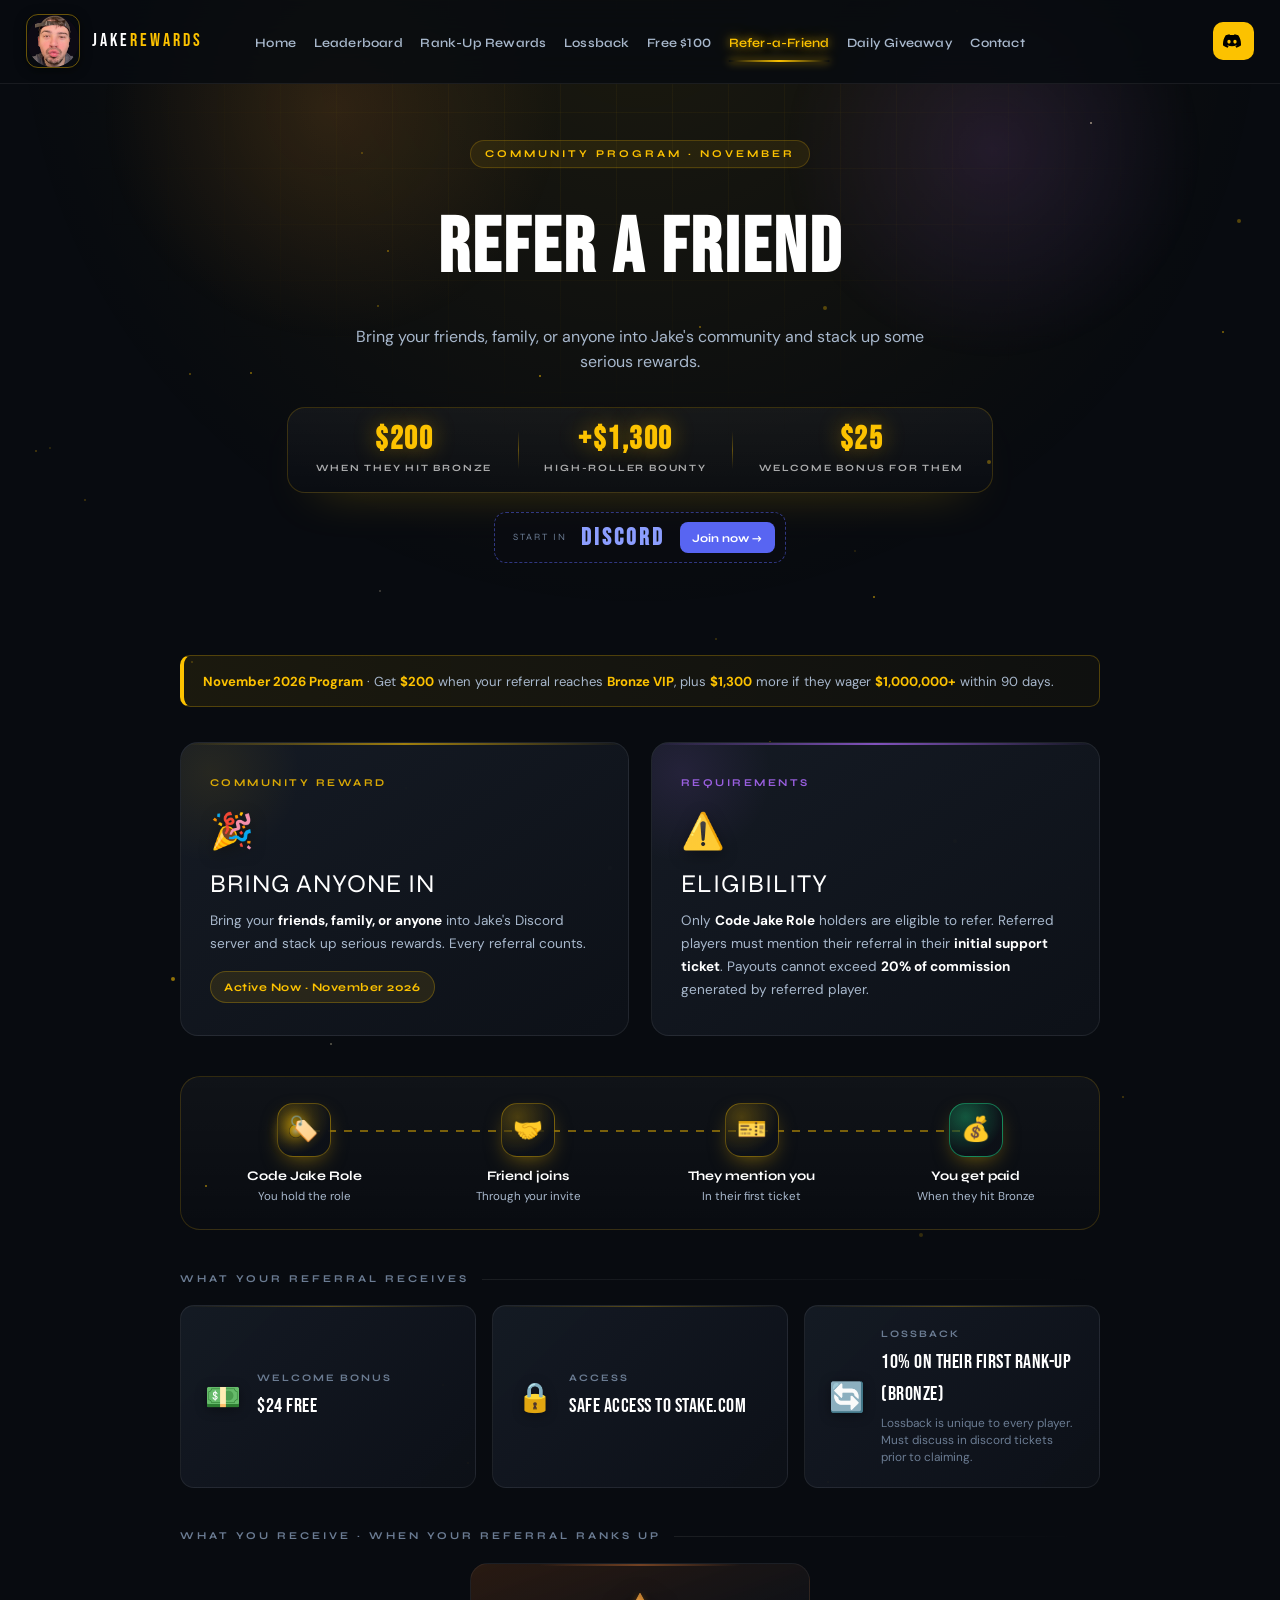
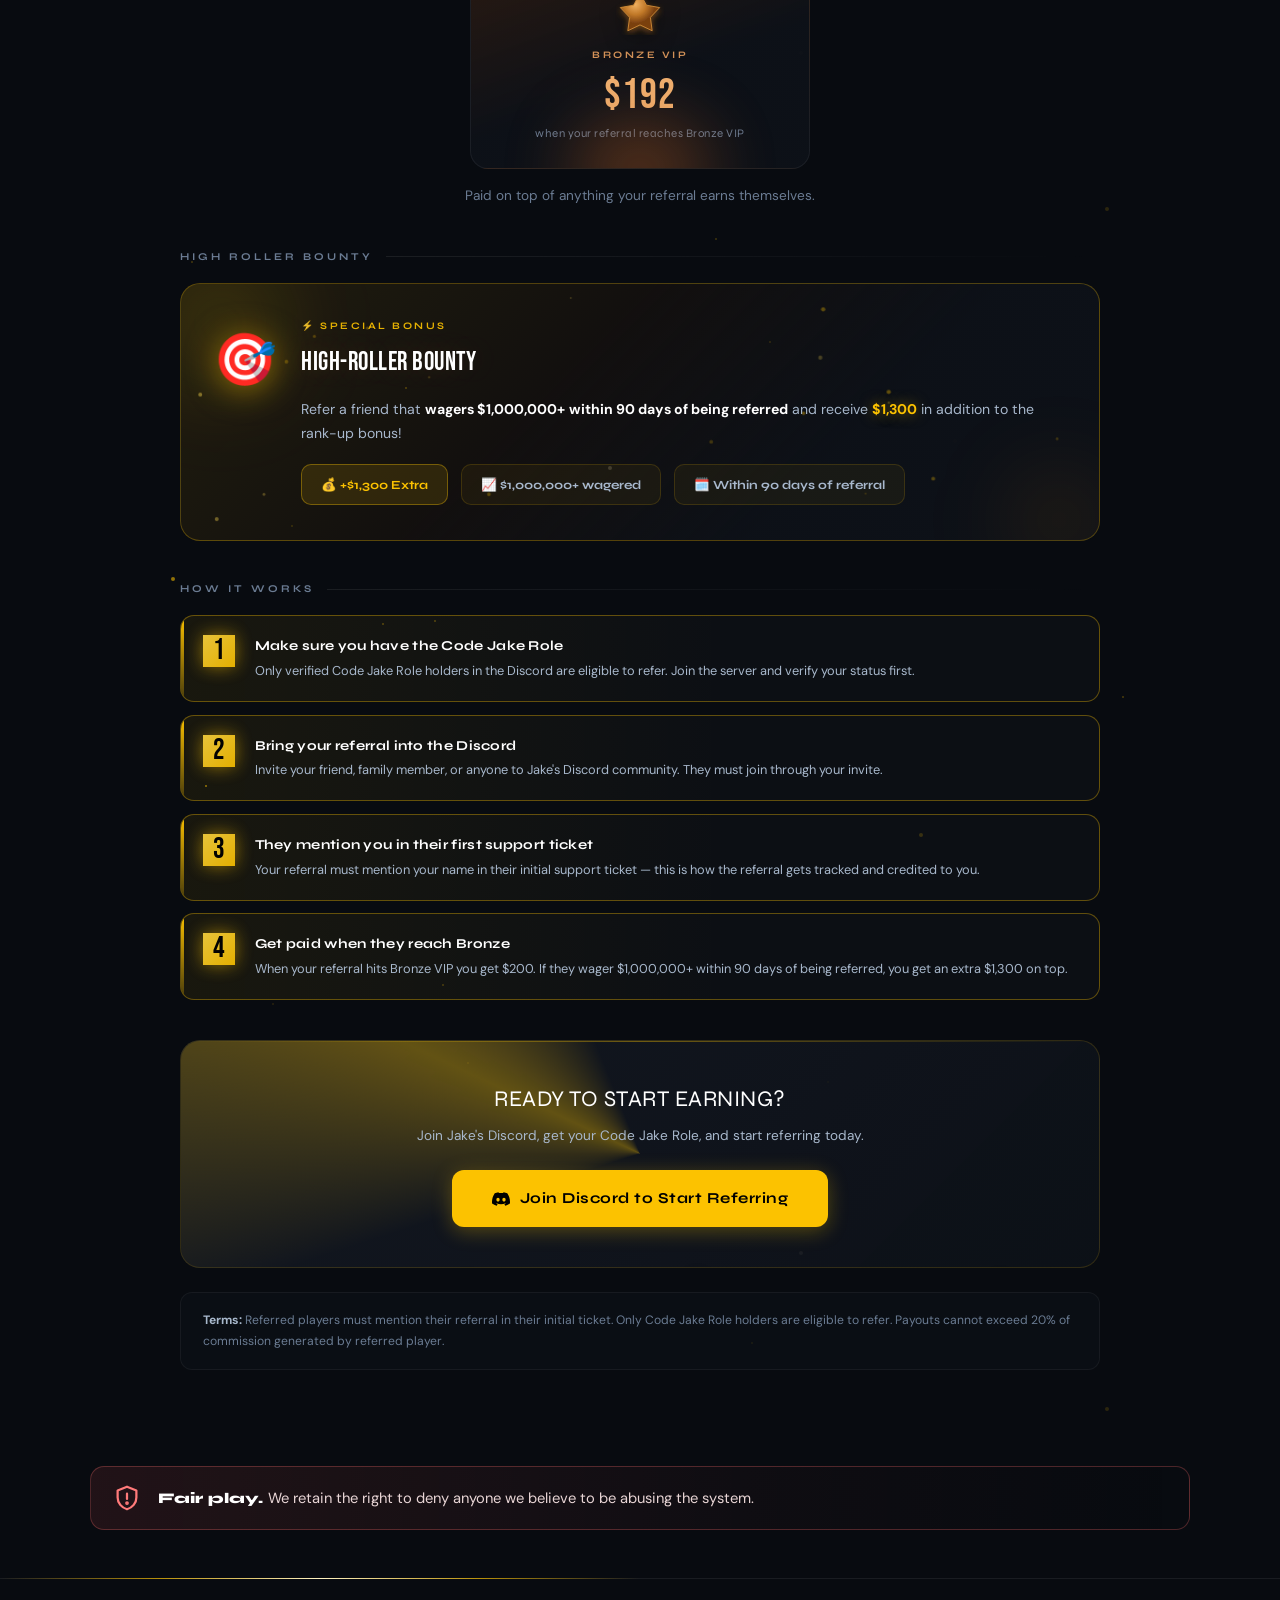
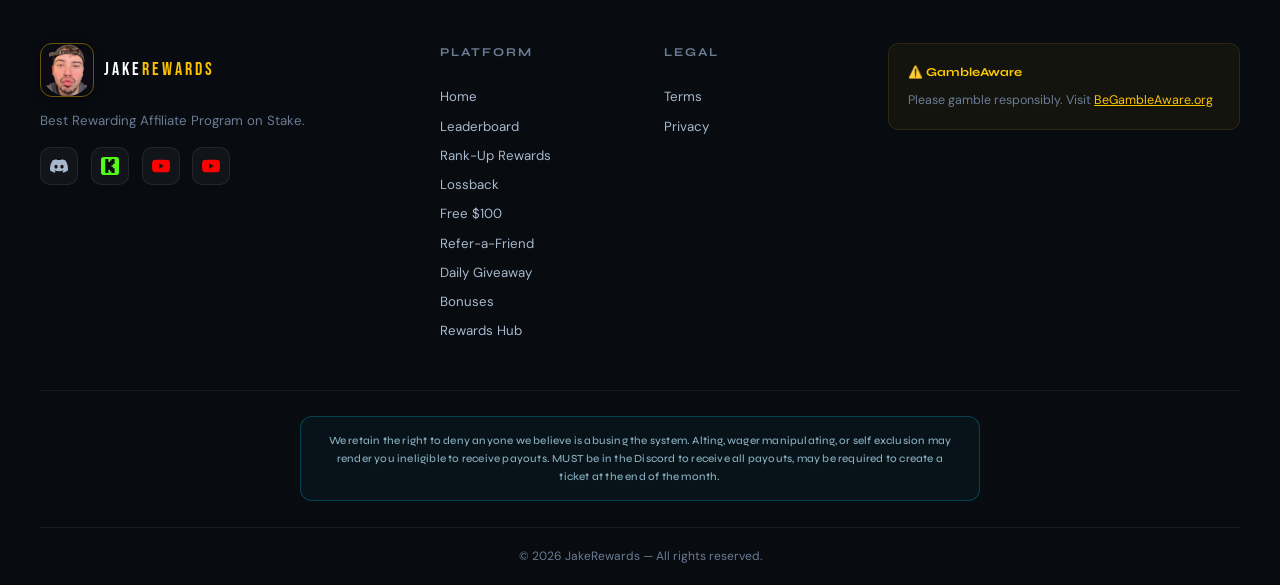
<file: refer.html>
<!DOCTYPE html>
<html lang="en">
<head>
  <!-- Google tag (gtag.js) -->
  <script async src="https://www.googletagmanager.com/gtag/js?id=G-GYHZ8BHHX7"></script>
  <script>
    window.dataLayer = window.dataLayer || [];
    function gtag(){dataLayer.push(arguments);}
    gtag('js', new Date());
    gtag('config', 'G-GYHZ8BHHX7');
  </script>
  <meta charset="UTF-8"/>
  <meta name="viewport" content="width=device-width, initial-scale=1.0"/>
  <title>Refer a Friend — JakeRewards</title>
  <meta name="description" content="Refer friends to Jake&#39;s community: get $200 when your referral reaches Bronze VIP, plus a $1,300 high-roller bounty if they wager $1,000,000+ within 90 days."/>
  <meta property="og:title" content="Refer a Friend — JakeRewards"/>
  <meta property="og:description" content="Get $200 when your referral reaches Bronze VIP, plus a $1,300 high-roller bounty. November 2026 at JakeRewards."/>
  <meta property="og:image" content="https://jakerewards.com/og-image.png?v=17"/>
  <meta property="og:image:width" content="1200"/>
  <meta property="og:image:height" content="630"/>
  <meta property="og:type" content="website"/>
  <meta property="og:url" content="https://jakerewards.com/"/>
  <meta name="twitter:card" content="summary_large_image"/>
  <meta name="twitter:title" content="Refer a Friend — JakeRewards"/>
  <meta name="twitter:description" content="Get $200 when your referral reaches Bronze VIP, plus a $1,300 high-roller bounty. November 2026 at JakeRewards."/>
  <meta name="twitter:image" content="https://jakerewards.com/og-image.png?v=17"/>
  <link rel="preconnect" href="https://fonts.googleapis.com"/>
  <link href="https://fonts.googleapis.com/css2?family=Bebas+Neue&family=Syne:wght@400;600;700;800&family=DM+Sans:wght@300;400;500&display=swap" rel="stylesheet"/>
  <link rel="stylesheet" href="style.css?v=21"/>
  <link rel="stylesheet" href="motion.css?v=12"/>
  <style>
    .refer-wrap{max-width:1000px;margin:0 auto;padding:2rem 2.5rem 6rem;}

    /* ── UPDATE BANNER ── */
    .refer-update-banner{
      display:flex;align-items:center;gap:.8rem;
      background:linear-gradient(90deg,rgba(252,194,0,0.08),rgba(252,194,0,0.03));
      border:1px solid rgba(252,194,0,0.25);
      border-left:4px solid var(--gold);
      border-radius:10px;padding:.9rem 1.2rem;
      margin-bottom:2.2rem;font-size:.82rem;color:var(--text2);
    }
    .refer-update-banner strong{color:var(--gold);}
    .update-pulse{width:8px;height:8px;border-radius:50%;background:var(--gold);flex-shrink:0;animation:bannerPulse 1.8s ease-in-out infinite;}
    @keyframes bannerPulse{0%,100%{box-shadow:0 0 0 0 rgba(252,194,0,0.5);}60%{box-shadow:0 0 0 6px rgba(252,194,0,0);}}

    /* ── HERO CARDS ── */
    .refer-hero{display:grid;grid-template-columns:1fr 1fr;gap:1.4rem;margin-bottom:2.5rem;}
    @media(max-width:600px){.refer-hero{grid-template-columns:1fr;}}

    .refer-hero-card{
      position:relative;overflow:hidden;
      background:linear-gradient(145deg,rgba(22,28,38,0.95),rgba(13,17,24,0.98));
      border:1px solid rgba(255,255,255,0.07);
      border-radius:18px;padding:2rem 1.8rem;
      opacity:0;transform:translateY(20px);
      transition:opacity .5s ease,transform .45s cubic-bezier(.2,.7,.2,1),border-color .3s ease,box-shadow .3s ease;
      will-change:transform;
    }
    .refer-hero-card.visible{opacity:1;transform:translateY(0);}
    /* Gradient top border */
    .refer-hero-card::before{
      content:'';position:absolute;top:0;left:0;right:0;height:2px;
      background:linear-gradient(90deg,transparent,rgba(252,194,0,0.6),transparent);
      border-radius:18px 18px 0 0;
    }
    .refer-hero-card.purple::before{
      background:linear-gradient(90deg,transparent,rgba(176,107,255,0.7),transparent);
    }
    /* Corner glow */
    .refer-hero-card::after{
      content:'';position:absolute;top:-60px;left:-60px;
      width:180px;height:180px;border-radius:50%;
      background:radial-gradient(circle,rgba(252,194,0,0.08),transparent 70%);
      pointer-events:none;
    }
    .refer-hero-card.purple::after{
      background:radial-gradient(circle,rgba(176,107,255,0.1),transparent 70%);
    }
    .refer-hero-card:hover{
      transform:translateY(-6px) translateZ(0);
      border-color:rgba(252,194,0,0.3);
      box-shadow:0 24px 60px rgba(0,0,0,0.5),0 0 40px rgba(252,194,0,0.08);
    }
    .refer-hero-card.purple:hover{
      border-color:rgba(176,107,255,0.35);
      box-shadow:0 24px 60px rgba(0,0,0,0.5),0 0 40px rgba(176,107,255,0.1);
    }
    .refer-hero-card h3{
      font-family:var(--font-head);font-size:.65rem;font-weight:700;
      text-transform:uppercase;letter-spacing:2.5px;color:var(--gold);
      margin-bottom:.7rem;opacity:.85;
    }
    .refer-hero-card.purple h3{color:#b06bff;}
    .refer-hero-card .rh-icon{font-size:2.2rem;margin-bottom:.6rem;display:block;filter:drop-shadow(0 4px 8px rgba(0,0,0,0.4));}
    .refer-hero-card .rh-title{
      font-family:var(--font-head);font-size:1.6rem;
      letter-spacing:1px;color:#fff;line-height:1.2;margin-bottom:.6rem;
    }
    .refer-hero-card .rh-desc{font-size:.85rem;color:var(--text2);line-height:1.7;}
    .refer-hero-card .rh-desc strong{color:#fff;}
    .refer-hero-card .rh-badge{
      display:inline-flex;align-items:center;gap:.4rem;
      background:rgba(252,194,0,0.1);border:1px solid rgba(252,194,0,0.25);
      border-radius:20px;padding:.35rem .85rem;
      font-family:var(--font-head);font-size:.72rem;font-weight:700;
      color:var(--gold);margin-top:1rem;letter-spacing:.5px;
    }

    /* ── SECTION LABELS ── */
    .refer-section-label{
      font-family:var(--font-head);font-size:.65rem;font-weight:700;
      text-transform:uppercase;letter-spacing:3px;color:var(--muted);
      margin-bottom:1.1rem;display:flex;align-items:center;gap:.8rem;
    }
    .refer-section-label::after{content:'';flex:1;height:1px;background:linear-gradient(90deg,rgba(255,255,255,0.08),transparent);}

    /* ── REFERRAL GETS MINI CARDS ── */
    .referral-gets{display:flex;gap:1rem;flex-wrap:wrap;margin-bottom:2.5rem;}
    .rg-card{
      flex:1;min-width:200px;
      background:linear-gradient(135deg,rgba(22,28,38,0.9),rgba(13,17,24,0.95));
      border:1px solid rgba(255,255,255,0.07);border-radius:14px;
      padding:1.3rem 1.5rem;display:flex;align-items:center;gap:1rem;
      transition:transform .28s cubic-bezier(.16,1,.3,1),border-color .28s,box-shadow .28s;
      cursor:default;position:relative;overflow:hidden;
    }
    .rg-card::before{content:'';position:absolute;top:0;left:0;right:0;height:1px;background:linear-gradient(90deg,transparent,rgba(252,194,0,0.3),transparent);}
    .rg-card:hover{transform:translateY(-4px);border-color:rgba(252,194,0,0.25);box-shadow:0 16px 40px rgba(0,0,0,0.4),0 0 20px rgba(252,194,0,0.06);}
    .rg-card:hover .rg-icon{transform:scale(1.15);}
    .rg-icon{font-size:1.8rem;flex-shrink:0;transition:transform .28s cubic-bezier(.16,1,.3,1);filter:drop-shadow(0 2px 6px rgba(0,0,0,0.4));}
    .rg-text .rg-label{font-size:.62rem;text-transform:uppercase;letter-spacing:2px;color:var(--muted);font-family:var(--font-head);font-weight:700;margin-bottom:.2rem;}
    .rg-text .rg-val{font-family:var(--font-display);font-size:1.25rem;color:#fff;letter-spacing:.5px;}

    /* ── TIER CARDS — THE MAIN EVENT ── */
    .tier-grid{
      display:grid;
      grid-template-columns:repeat(4,1fr);
      gap:1.1rem;margin-bottom:2.5rem;
    }
    .tier-card{
      position:relative;overflow:hidden;
      border-radius:18px;padding:1.8rem 1.4rem 1.6rem;
      border:1px solid rgba(255,255,255,0.06);
      opacity:0;transform:translateY(22px) scale(.97);
      transition:opacity .5s ease,transform .45s cubic-bezier(.2,.7,.2,1),
                 border-color .3s ease,box-shadow .3s ease;
      cursor:default;
    }
    .tier-card.visible{opacity:1;transform:translateY(0) scale(1);}

    /* Shine sweep on hover */
    .tier-card::before{
      content:'';position:absolute;top:0;left:-100%;width:60%;height:100%;
      background:linear-gradient(105deg,transparent,rgba(255,255,255,0.04),transparent);
      transition:left .5s ease;pointer-events:none;
    }
    .tier-card:hover::before{left:150%;}

    /* Bottom glow orb */
    .tc-glow{
      position:absolute;bottom:-50px;left:50%;transform:translateX(-50%);
      width:140px;height:100px;border-radius:50%;
      filter:blur(35px);opacity:0.4;pointer-events:none;
      transition:opacity .3s ease;
    }
    .tier-card:hover .tc-glow{opacity:0.65;}

    /* Top accent line */
    .tier-card::after{
      content:'';position:absolute;top:0;left:20%;right:20%;height:2px;
      border-radius:0 0 4px 4px;
      transition:left .3s ease,right .3s ease,opacity .3s ease;opacity:.7;
    }
    .tier-card:hover::after{left:10%;right:10%;opacity:1;}

    .tier-card .tc-icon{display:flex;align-items:center;justify-content:center;margin-bottom:.7rem;height:44px;filter:drop-shadow(0 4px 10px rgba(0,0,0,0.5));transition:transform .3s cubic-bezier(.2,.7,.2,1);}
    .tier-card:hover .tc-icon{transform:scale(1.15) translateY(-2px);}
    .tier-card .tc-rank{font-family:var(--font-head);font-size:.62rem;font-weight:700;text-transform:uppercase;letter-spacing:2.5px;margin-bottom:.5rem;opacity:.9;}
    .tier-card .tc-name{font-family:var(--font-display);font-size:1.1rem;letter-spacing:1px;color:rgba(255,255,255,0.5);margin-bottom:.4rem;}
    .tier-card .tc-reward{font-family:var(--font-display);font-size:2.6rem;letter-spacing:1px;margin-top:.2rem;line-height:1;transition:transform .3s ease;}
    .tier-card:hover .tc-reward{transform:scale(1.04);}
    .tier-card .tc-per{font-size:.72rem;color:var(--muted);margin-top:.5rem;letter-spacing:.5px;font-family:var(--font-head);}

    /* BRONZE */
    .tier-card.t-bronze{background:linear-gradient(160deg,rgba(160,80,25,0.22) 0%,rgba(13,17,24,0.98) 55%);}
    .tier-card.t-bronze .tc-rank{color:#e8a060;}
    .tier-card.t-bronze .tc-reward{color:#f0b070;}
    .tier-card.t-bronze .tc-glow{background:#c06020;}
    .tier-card.t-bronze::after{background:linear-gradient(90deg,transparent,rgba(200,110,50,0.7),transparent);}
    .tier-card.t-bronze:hover{border-color:rgba(200,110,50,0.4);box-shadow:0 20px 50px rgba(0,0,0,0.5),0 0 30px rgba(200,110,50,0.15);}

    /* SILVER */
    .tier-card.t-silver{background:linear-gradient(160deg,rgba(140,160,175,0.18) 0%,rgba(13,17,24,0.98) 55%);}
    .tier-card.t-silver .tc-rank{color:#c8d8e0;}
    .tier-card.t-silver .tc-reward{color:#dde8ee;}
    .tier-card.t-silver .tc-glow{background:#80a0b0;}
    .tier-card.t-silver::after{background:linear-gradient(90deg,transparent,rgba(160,190,210,0.7),transparent);}
    .tier-card.t-silver:hover{border-color:rgba(160,190,210,0.35);box-shadow:0 20px 50px rgba(0,0,0,0.5),0 0 30px rgba(160,190,210,0.12);}

    /* GOLD */
    .tier-card.t-gold{background:linear-gradient(160deg,rgba(252,194,0,0.18) 0%,rgba(180,120,0,0.08) 40%,rgba(13,17,24,0.98) 65%);}
    .tier-card.t-gold .tc-rank{color:var(--gold);}
    .tier-card.t-gold .tc-reward{color:var(--gold);text-shadow:0 0 24px rgba(252,194,0,0.4);}
    .tier-card.t-gold .tc-glow{background:#c09000;}
    .tier-card.t-gold::after{background:linear-gradient(90deg,transparent,rgba(252,194,0,0.75),transparent);}
    .tier-card.t-gold:hover{border-color:rgba(252,194,0,0.4);box-shadow:0 20px 50px rgba(0,0,0,0.5),0 0 35px rgba(252,194,0,0.18);}

    /* PLATINUM (1–4) */
    .tier-card.t-plat{background:linear-gradient(160deg,rgba(100,60,240,0.2) 0%,rgba(13,17,24,0.98) 55%);}
    .tier-card.t-plat .tc-rank{color:#b090ff;}
    .tier-card.t-plat .tc-reward{color:#c8adff;}
    .tier-card.t-plat .tc-glow{background:#6030d0;}
    .tier-card.t-plat::after{background:linear-gradient(90deg,transparent,rgba(140,90,255,0.7),transparent);}
    .tier-card.t-plat:hover{border-color:rgba(140,90,255,0.4);box-shadow:0 20px 50px rgba(0,0,0,0.5),0 0 35px rgba(140,90,255,0.18);}

    /* DIAMOND — top tier */
    .tier-card.t-diamond{background:linear-gradient(160deg,rgba(120,210,255,0.2) 0%,rgba(60,140,220,0.08) 40%,rgba(13,17,24,0.98) 65%);}
    .tier-card.t-diamond .tc-rank{color:#8fdfff;}
    .tier-card.t-diamond .tc-reward{
      color:#bdf0ff;
      text-shadow:0 0 30px rgba(140,220,255,0.5),0 0 60px rgba(140,220,255,0.2);
    }
    .tier-card.t-diamond .tc-glow{background:#4fb8e8;}
    .tier-card.t-diamond::after{background:linear-gradient(90deg,transparent,rgba(140,220,255,0.8),transparent);}
    .tier-card.t-diamond:hover{border-color:rgba(140,220,255,0.45);box-shadow:0 20px 50px rgba(0,0,0,0.5),0 0 40px rgba(140,220,255,0.22);}
    /* Crown badge for top tier */
    .tier-card .tc-crown{
      position:absolute;top:12px;right:12px;
      font-size:.6rem;font-family:var(--font-head);font-weight:700;letter-spacing:1px;
      color:#000;background:var(--gold);
      padding:.2rem .5rem;border-radius:20px;
    }

    /* ── HOW IT WORKS STEPS ── */
    .ref-steps{display:flex;flex-direction:column;gap:.8rem;margin-bottom:2.5rem;}
    .ref-step{
      display:flex;align-items:flex-start;gap:1.2rem;
      background:linear-gradient(135deg,rgba(20,26,36,0.9),rgba(13,17,24,0.95));
      border:1px solid rgba(255,255,255,0.06);border-radius:14px;
      padding:1.2rem 1.4rem;
      position:relative;overflow:hidden;
      transition:transform .25s ease,border-color .25s ease,box-shadow .25s ease;
    }
    .ref-step::before{content:'';position:absolute;left:0;top:0;bottom:0;width:3px;border-radius:14px 0 0 14px;background:linear-gradient(180deg,var(--gold),rgba(252,194,0,0.2));}
    .ref-step:hover{transform:translateX(4px);border-color:rgba(252,194,0,0.2);box-shadow:0 8px 30px rgba(0,0,0,0.3);}
    .ref-step-num{
      font-family:var(--font-display);font-size:1.8rem;letter-spacing:1px;
      color:var(--gold);flex-shrink:0;width:32px;text-align:center;
      opacity:.9;line-height:1.1;
    }
    .ref-step-text .hs-title{font-family:var(--font-head);font-size:.85rem;font-weight:700;color:#fff;margin-bottom:.25rem;letter-spacing:.3px;}
    .ref-step-text .hs-desc{font-size:.8rem;color:var(--text2);line-height:1.6;}

    /* ── CTA SECTION ── */
    .refer-cta{
      text-align:center;margin:2.5rem 0 1.5rem;
      padding:2.5rem;background:linear-gradient(135deg,rgba(22,28,38,0.8),rgba(13,17,24,0.9));
      border:1px solid rgba(252,194,0,0.15);border-radius:20px;
      position:relative;overflow:hidden;
    }
    .refer-cta::before{content:'';position:absolute;top:0;left:0;right:0;height:1px;background:linear-gradient(90deg,transparent,rgba(252,194,0,0.4),transparent);}
    .refer-cta-title{font-family:var(--font-head);font-size:1.4rem;color:#fff;margin-bottom:.5rem;letter-spacing:.5px;}
    .refer-cta-sub{font-size:.85rem;color:var(--text2);margin-bottom:1.5rem;}
    .refer-cta a{
      display:inline-flex;align-items:center;gap:.6rem;
      background:var(--gold);color:#000;
      font-family:var(--font-head);font-size:.95rem;font-weight:700;letter-spacing:.5px;
      padding:1rem 2.5rem;border-radius:12px;text-decoration:none;
      transition:transform .2s ease,box-shadow .2s ease,background .2s ease;
      box-shadow:0 4px 20px rgba(252,194,0,0.3);
    }
    .refer-cta a:hover{transform:translateY(-3px);box-shadow:0 10px 35px rgba(252,194,0,0.45);background:#FFD740;}

    /* ── FINE PRINT ── */
    .refer-fine{
      background:rgba(13,17,24,0.6);border:1px solid rgba(255,255,255,0.05);
      border-radius:12px;padding:1.1rem 1.4rem;
      font-size:.76rem;color:var(--muted);line-height:1.7;
    }
    .refer-fine strong{color:var(--text2);}

    /* ── RESPONSIVE ── */
    @media(max-width:700px){
      .tier-grid{grid-template-columns:1fr 1fr;}
    }
    @media(max-width:600px){
      .refer-wrap{padding:1.5rem 1rem 5rem;}
      .referral-gets{flex-direction:column;}
      .refer-cta{padding:1.8rem 1.2rem;}
      .refer-cta a{width:100%;justify-content:center;box-sizing:border-box;}
      .tc-reward{font-size:2rem;}
    }
    @media(max-width:380px){
      .tier-grid{grid-template-columns:1fr;}
    }
  </style>
<style>
/* ===== Refer v2 ===== */
.pg-code-link{text-decoration:none;width:max-content}
.pg-code-link b{letter-spacing:3px;color:#8c9eff}
.pg-code-link .pg-code-c{background:#5865F2;color:#fff}
.pg-code-link{border-color:rgba(88,101,242,.5)}
/* update banner: light sweep + calendar nudge */
.refer-update-banner{position:relative;overflow:hidden}
.refer-update-banner::after{content:"";position:absolute;inset:0;background:linear-gradient(110deg,transparent 40%,rgba(255,236,160,.12) 50%,transparent 60%);translate:-100% 0;animation:pgSweep 5.5s ease-in-out infinite;pointer-events:none}
/* flow */
.rf-flow{position:relative;display:grid;grid-template-columns:repeat(4,1fr);gap:1rem;margin:0 0 2.6rem;padding:1.6rem 1.2rem 1.4rem;border-radius:20px;background:linear-gradient(180deg,rgba(255,255,255,.035),rgba(255,255,255,.008));border:1px solid rgba(252,194,0,.16)}
.rf-track{position:absolute;left:12.5%;right:12.5%;top:calc(1.6rem + 27px);height:2px;background:repeating-linear-gradient(90deg,rgba(252,194,0,.45) 0 8px,transparent 8px 16px);animation:rfDash 1s linear infinite}
@keyframes rfDash{to{background-position:16px 0}}
.rf-packet{position:absolute;top:50%;left:0;width:14px;height:14px;margin:-7px 0 0 -7px;border-radius:50%;background:radial-gradient(circle,#fff6c8,#FCC200 55%,rgba(252,194,0,0) 70%);box-shadow:0 0 16px 4px rgba(252,194,0,.7);animation:rfMove 4.8s cubic-bezier(.55,.1,.45,.9) infinite}
.rf-packet.p2{animation-delay:-2.4s}
@keyframes rfMove{0%{left:0;opacity:0}6%{opacity:1}94%{opacity:1}100%{left:100%;opacity:0}}
.rf-node{position:relative;z-index:1;display:flex;flex-direction:column;align-items:center;text-align:center;gap:.25rem}
.rf-ico{width:54px;height:54px;border-radius:16px;display:grid;place-items:center;font-size:1.5rem;background:radial-gradient(circle at 30% 25%,rgba(252,194,0,.25),rgba(13,17,24,.95) 70%);border:1px solid rgba(252,194,0,.35);box-shadow:0 8px 22px -8px rgba(252,194,0,.5);margin-bottom:.45rem;animation:rfPing 4.8s ease-in-out infinite;animation-delay:calc(var(--n) * 1.2s)}
@keyframes rfPing{0%,100%{box-shadow:0 8px 22px -8px rgba(252,194,0,.5);scale:1}8%{box-shadow:0 0 0 6px rgba(252,194,0,.18),0 0 28px rgba(252,194,0,.8);scale:1.1}20%{scale:1}}
.rf-node b{font:700 .82rem var(--font-head);color:#fff}
.rf-node small{font-size:.72rem;color:var(--text2)}
.rf-node:last-child .rf-ico{background:radial-gradient(circle at 30% 25%,rgba(30,217,138,.35),rgba(13,17,24,.95) 70%);border-color:rgba(30,217,138,.5)}
/* steps light up as you scroll to them */
.ref-step{transition:transform .35s,border-color .45s,box-shadow .45s,background .45s!important}
.ref-step.rf-lit{border-color:rgba(252,194,0,.35);background:linear-gradient(90deg,rgba(252,194,0,.07),rgba(255,255,255,.02) 60%)}
.ref-step.rf-lit .ref-step-num{color:#000!important;background:linear-gradient(135deg,#FFD740,#FCC200)!important;box-shadow:0 0 18px rgba(252,194,0,.6)}
.ref-step-num{transition:background .45s,color .45s,box-shadow .45s}
/* tier cards: amount shimmer */
.tc-reward{background:linear-gradient(100deg,currentColor 0 40%,#fff6d0 50%,currentColor 60% 100%);background-size:250% 100%;background-position:100% 0;-webkit-background-clip:text;background-clip:text;-webkit-text-fill-color:transparent;animation:rfShine 5s ease-in-out 1s infinite}
@keyframes rfShine{0%{background-position:100% 0}35%,100%{background-position:0 0}}
/* CTA: rotating light border + floating coins */
.refer-cta{position:relative;overflow:hidden;isolation:isolate}
.refer-cta::after{content:"";position:absolute;inset:-60%;z-index:-1;background:conic-gradient(from 0deg,transparent 0 70%,rgba(252,194,0,.35) 82%,transparent 94%);animation:rfSpin 7s linear infinite}
@keyframes rfSpin{to{transform:rotate(360deg)}}
.refer-cta>*{position:relative}
.rf-coin{position:absolute;z-index:0;bottom:-24px;width:22px;height:22px;border-radius:50%;background:radial-gradient(circle at 35% 30%,#fff3b0,#FCC200 55%,#b88400);box-shadow:0 4px 10px rgba(0,0,0,.4);animation:rfCoin 6s ease-in infinite;pointer-events:none}
@keyframes rfCoin{0%{transform:translateY(0) rotateY(0);opacity:0}12%{opacity:.9}88%{opacity:.9}100%{transform:translateY(-260px) rotateY(540deg);opacity:0}}
@media (max-width:700px){
  .rf-flow{grid-template-columns:1fr;gap:1.1rem;padding:1.3rem 1rem}
  .rf-track{left:calc(1rem + 27px);right:auto;top:1.6rem;bottom:1.6rem;width:2px;height:auto;background:repeating-linear-gradient(180deg,rgba(252,194,0,.45) 0 8px,transparent 8px 16px);animation:rfDashV 1s linear infinite}
  @keyframes rfDashV{to{background-position:0 16px}}
  .rf-packet{left:50%!important;top:0;margin:-7px 0 0 -7px;animation-name:rfMoveV}
  @keyframes rfMoveV{0%{top:0;opacity:0}6%{opacity:1}94%{opacity:1}100%{top:100%;opacity:0}}
  .rf-node{display:grid;grid-template-columns:54px 1fr;column-gap:.9rem;text-align:left;align-items:center}
  .rf-ico{grid-row:span 2;margin:0}
  .rf-node b{align-self:end}.rf-node small{align-self:start}
}
@media (prefers-reduced-motion:reduce){.rf-track,.rf-packet,.rf-ico,.tc-reward,.refer-cta::after,.rf-coin,.refer-update-banner::after{animation:none!important}.rf-packet{display:none}}
</style>
<script>
(function(){
  function go(){
    var cta=document.querySelector('.refer-cta');
    if(cta && !(window.matchMedia&&matchMedia('(prefers-reduced-motion: reduce)').matches)){
      [12,30,55,72,88].forEach(function(x,i){var c=document.createElement('span');c.className='rf-coin';c.style.left=x+'%';c.style.animationDelay=(-i*1.25)+'s';c.style.scale=(0.6+((i*37)%5)/10).toFixed(2);cta.insertBefore(c,cta.firstChild);});
    }
    var steps=[].slice.call(document.querySelectorAll('.ref-step'));
    if(!('IntersectionObserver' in window)){steps.forEach(function(s){s.classList.add('rf-lit');});return;}
    var io=new IntersectionObserver(function(es){es.forEach(function(e){if(e.isIntersecting){var k=steps.indexOf(e.target);setTimeout(function(){e.target.classList.add('rf-lit');},200+k*120);io.unobserve(e.target);}});},{threshold:.6,rootMargin:'0px 0px -10% 0px'});
    steps.forEach(function(s){io.observe(s);});
  }
  if(document.readyState==='loading') document.addEventListener('DOMContentLoaded',go); else go();
})();
</script>
<style>
/* ═════════ Refer a Friend · October 2026 ═════════ */
:root{--rf-orange:#ff7a1a}
/* spooky hero: drifting bats + pumpkin-orange moon glow */
.rf-hero-oct{position:relative;overflow:hidden}
.rf-hero-oct::before{content:"";position:absolute;left:50%;top:-140px;width:520px;height:320px;margin-left:-260px;border-radius:50%;background:radial-gradient(closest-side,rgba(255,122,26,.20),rgba(255,122,26,.06) 60%,transparent);pointer-events:none;z-index:0}
.rf-hero-oct>*:not(.rf-bats){position:relative;z-index:1}
.rf-oct-tag{color:var(--rf-orange)}
.rf-bats{position:absolute;inset:0;pointer-events:none;z-index:0}
.rf-bat{position:absolute;left:-80px;width:46px;fill:#3a1c06;filter:drop-shadow(0 0 2px rgba(255,150,60,.9)) drop-shadow(0 0 10px rgba(255,122,26,.55));opacity:.9;animation:rfBatFly 16s linear infinite}
.rf-bat svg{display:block;width:100%;animation:rfFlap .32s ease-in-out infinite alternate;transform-origin:50% 40%}
.rf-bat.b1{top:18%;animation-duration:15s}
.rf-bat.b2{top:34%;width:30px;animation-duration:19s;animation-delay:-6s;opacity:.6}
.rf-bat.b3{top:10%;width:24px;animation-duration:23s;animation-delay:-13s;opacity:.45}
.rf-bat.b4{top:52%;width:36px;animation-duration:21s;animation-delay:-3s;opacity:.55}
@keyframes rfFlap{from{transform:scaleY(1)}to{transform:scaleY(.45)}}
@keyframes rfBatFly{0%{transform:translate(0,0)}25%{transform:translate(28vw,-22px)}50%{transform:translate(56vw,14px)}75%{transform:translate(84vw,-16px)}100%{transform:translate(calc(100vw + 160px),6px)}}
/* October banner */
.refer-update-banner.rf-oct{border-color:rgba(255,122,26,.35)!important;background:linear-gradient(100deg,rgba(255,122,26,.12),rgba(252,194,0,.05) 55%,rgba(255,255,255,.02))!important}
.refer-update-banner.rf-oct strong{color:#ffb070}
.rf-oct-pumpkin{font-size:1.15rem;display:inline-block;animation:rfPump 2.6s ease-in-out infinite;filter:drop-shadow(0 0 8px rgba(255,122,26,.6))}
@keyframes rfPump{0%,100%{transform:rotate(-8deg) scale(1)}50%{transform:rotate(8deg) scale(1.12)}}

/* climb meter */
.rf-meter{position:relative;margin:0 0 1.1rem;padding:1.3rem 1.4rem 1.5rem;border-radius:20px;background:linear-gradient(160deg,rgba(252,194,0,.09),rgba(13,17,24,.96) 60%);border:1px solid rgba(252,194,0,.22);overflow:hidden}
.rf-meter-top{display:flex;justify-content:space-between;align-items:flex-end;gap:1rem;flex-wrap:wrap;margin-bottom:1.1rem}
.rf-meter-who{display:flex;align-items:center;gap:.8rem}
.rf-meter-av{width:44px;height:44px;border-radius:50%;display:grid;place-items:center;font-size:1.2rem;background:rgba(252,194,0,.12);border:1px solid rgba(252,194,0,.35);box-shadow:0 0 18px rgba(252,194,0,.2)}
.rf-meter-who b{display:block;font-family:var(--font-head);font-size:.95rem;color:#fff}
.rf-meter-who small{display:block;font-size:.8rem;color:var(--muted);margin-top:2px;min-height:1.1em;transition:color .3s}
.rf-meter-who small.on{color:var(--gold)}
.rf-meter-total{text-align:right}
.rf-meter-total small{display:block;font:700 .62rem var(--font-head);letter-spacing:2px;text-transform:uppercase;color:var(--muted)}
.rf-meter-total b{display:inline-block;font:400 2.6rem/1 var(--font-display);letter-spacing:1px;color:var(--gold);text-shadow:0 0 22px rgba(252,194,0,.35);min-width:4ch;font-variant-numeric:tabular-nums}
.rf-meter-total b.bump{animation:rfBump .45s cubic-bezier(.2,1.6,.4,1)}
.rf-meter-total em{font-style:normal;margin-left:.5rem;font-size:.85rem;color:var(--muted)}
@keyframes rfBump{0%{transform:scale(1)}40%{transform:scale(1.14)}100%{transform:scale(1)}}
.rf-track2{position:relative;height:10px;border-radius:99px;background:rgba(255,255,255,.06);border:1px solid rgba(255,255,255,.06)}
.rf-fill{position:absolute;left:0;top:0;bottom:0;width:0;border-radius:99px;background:linear-gradient(90deg,#c07828,#d8e4f0 18%,#FCC200 32%,#20c0d8 55%,#96dcff 100%);box-shadow:0 0 14px rgba(252,194,0,.45);transition:width .8s cubic-bezier(.22,1,.36,1)}
.rf-orb{position:absolute;top:50%;left:0;width:22px;height:22px;margin:-11px 0 0 -11px;border-radius:50%;background:radial-gradient(circle at 35% 35%,#fff,#FCC200 55%,#b57d00);box-shadow:0 0 0 4px rgba(252,194,0,.18),0 0 22px rgba(252,194,0,.8);transition:left .8s cubic-bezier(.22,1,.36,1)}
.rf-track2 i{position:absolute;top:50%;left:var(--p);width:8px;height:8px;margin:-4px 0 0 -4px;border-radius:50%;background:rgba(255,255,255,.18)}
.rf-track2 i.on{background:#fff;box-shadow:0 0 10px #FCC200}

/* 8-step ladder */
.tier-grid.rf-climb{grid-template-columns:repeat(4,1fr);margin-bottom:1rem}
.rf-step{padding:1.4rem 1.1rem 1.2rem!important;text-align:center}
.rf-step .tc-reward{font-size:2.2rem!important}
.rf-stepno{position:absolute;top:.7rem;left:.85rem;font:400 .95rem var(--font-display);letter-spacing:1px;color:rgba(255,255,255,.25)}
.rf-step .tc-icon svg{width:46px;height:46px}
.rf-run{margin-top:.75rem;padding-top:.6rem;border-top:1px dashed rgba(255,255,255,.08);font-size:.72rem;color:var(--muted);font-family:var(--font-head)}
.rf-run b{color:#fff}
.rf-step.rf-hit{border-color:rgba(252,194,0,.55)!important;box-shadow:0 0 0 1px rgba(252,194,0,.25),0 18px 40px -16px rgba(252,194,0,.45)}
.rf-step.rf-hit .tc-glow{opacity:.55}
.rf-step.rf-hit .rf-stepno{color:var(--gold)}
.rf-pop{position:absolute;left:50%;top:6%;translate:-50% 0;font:400 1.5rem var(--font-display);color:#fff;text-shadow:0 0 14px rgba(252,194,0,.9);pointer-events:none;animation:rfPop 1.1s ease-out forwards;z-index:3}
@keyframes rfPop{0%{opacity:0;transform:translateY(10px) scale(.7)}25%{opacity:1;transform:translateY(-6px) scale(1.1)}100%{opacity:0;transform:translateY(-46px) scale(1)}}
.rf-one{display:flex;justify-content:center;margin:0 0 1rem}.rf-one .tier-card{width:min(340px,100%);display:flex;flex-direction:column;align-items:center;text-align:center;opacity:1!important;transform:none}.rf-one .tc-reward{font-size:2.6rem!important}
.rf-note{margin:0 0 2.6rem;font-size:.85rem;color:var(--muted);text-align:center}
.rf-note b{color:var(--gold)}

/* referral spree */
.rf-spree{position:relative;display:grid;grid-template-columns:1.25fr 1fr;gap:1.6rem;align-items:center;margin-bottom:1.4rem;padding:2rem;border-radius:20px;overflow:hidden;background:linear-gradient(135deg,rgba(176,107,255,.14),rgba(255,122,26,.07) 45%,rgba(13,17,24,.98) 75%);border:1px solid rgba(176,107,255,.3);transition:transform .35s cubic-bezier(.22,1,.36,1),box-shadow .35s,border-color .35s}
.rf-spree:hover{transform:translateY(-6px);border-color:rgba(176,107,255,.55);box-shadow:0 28px 60px -22px rgba(176,107,255,.4)}
.rf-spree-beam{position:absolute;top:0;left:-60%;width:60%;height:2px;background:linear-gradient(90deg,transparent,#b06bff,#ff7a1a,transparent);animation:hrbBeam 3.4s ease-in-out infinite}
.rf-spree-tag{display:inline-flex!important;width:auto!important;background:rgba(255,122,26,.12)!important;color:#ffb070!important;border-color:rgba(255,122,26,.35)!important}
.rf-spree-title{font:400 2rem/1 var(--font-display);letter-spacing:2px;margin:.7rem 0 .5rem;color:#fff}
.rf-spree-copy p{color:var(--muted);font-size:.95rem;line-height:1.6;margin:0 0 1rem}
.rf-spree-copy p strong{color:#fff}
.rf-spree-copy p .rf-spree-amt{color:#c79bff}
.rf-spree-art{position:relative;text-align:center;padding:1rem .5rem}
.rf-spree-slots{display:flex;justify-content:center;gap:.55rem;flex-wrap:wrap}
.rf-slot{width:58px;height:74px;border-radius:14px;border:1.5px dashed rgba(255,255,255,.18);display:flex;flex-direction:column;align-items:center;justify-content:center;gap:4px;transition:all .45s cubic-bezier(.2,1.4,.4,1)}
.rf-slot em{font-style:normal;font-size:1.3rem;opacity:.18;transition:opacity .3s,transform .45s cubic-bezier(.2,1.6,.4,1);transform:scale(.7)}
.rf-slot small{font:700 .55rem var(--font-head);letter-spacing:1px;color:#e8a060;opacity:0;transition:opacity .3s}
.rf-slot.on{border-style:solid;border-color:rgba(232,160,96,.6);background:linear-gradient(180deg,rgba(192,120,40,.25),rgba(192,120,40,.05));box-shadow:0 0 18px rgba(232,160,96,.25);transform:translateY(-4px)}
.rf-slot.on em{opacity:1;transform:scale(1)}
.rf-slot.on small{opacity:1}
.rf-spree-count{margin-top:.9rem;font-size:.85rem;color:var(--muted)}
.rf-spree-count b{font:400 1.4rem var(--font-display);color:#fff;font-variant-numeric:tabular-nums}
.rf-spree-stamp{position:absolute;left:50%;top:40%;translate:-50% -50%;font:400 2.6rem/1 var(--font-display);letter-spacing:2px;color:#fff;padding:.2rem 1rem;border-radius:14px;background:linear-gradient(135deg,#b06bff,#ff7a1a);box-shadow:0 14px 40px -8px rgba(176,107,255,.8);opacity:0;transform:scale(1.8) rotate(-8deg);pointer-events:none}
.rf-spree.won .rf-spree-stamp{animation:rfStamp 2.2s cubic-bezier(.2,1.2,.4,1) forwards}
@keyframes rfStamp{0%{opacity:0;transform:scale(1.8) rotate(-8deg)}18%{opacity:1;transform:scale(1) rotate(-6deg)}80%{opacity:1;transform:scale(1) rotate(-6deg)}100%{opacity:0;transform:scale(.9) rotate(-6deg)}}

/* up to $3,100 */
.rf-max{margin-bottom:2.6rem;padding:1.6rem 1.6rem 1.4rem;border-radius:20px;background:linear-gradient(180deg,rgba(255,255,255,.04),rgba(255,255,255,.012));border:1px solid rgba(252,194,0,.2)}
.rf-max-head{display:flex;justify-content:space-between;align-items:flex-end;gap:1rem;flex-wrap:wrap;margin-bottom:1rem}
.rf-max-head small{display:block;font:700 .62rem var(--font-head);letter-spacing:2px;text-transform:uppercase;color:var(--muted)}
.rf-max-head b{font:400 3.2rem/1 var(--font-display);letter-spacing:1px;color:var(--gold);text-shadow:0 0 24px rgba(252,194,0,.35);font-variant-numeric:tabular-nums}
.rf-max-head span{margin-left:.5rem;color:#fff;font-family:var(--font-head);font-weight:700}
.rf-max-head span em{font-style:normal;color:var(--gold)}
.rf-max-head p{margin:0;color:var(--muted);font-size:.88rem}
.rf-max-bar{display:flex;height:16px;border-radius:99px;overflow:hidden;background:rgba(255,255,255,.05);gap:2px}
.rf-max-bar i{display:block;width:0;transition:width 1.2s cubic-bezier(.22,1,.36,1)}
.rf-max.in .rf-max-bar i{width:var(--w)}
.rf-max-bar i.m2{transition-delay:.35s}.rf-max-bar i.m3{transition-delay:.7s}
.m1{background:linear-gradient(90deg,#c07828,#FCC200)}.m2{background:linear-gradient(90deg,#ff9a3a,#ff7a1a)}.m3{background:linear-gradient(90deg,#b06bff,#8b5cf6)}
.rf-max-legend{display:grid;gap:.5rem;margin-top:1rem}
.rf-max-legend div{display:flex;align-items:center;gap:.7rem;font-size:.88rem;color:var(--muted)}
.rf-max-legend div i{width:12px;height:12px;border-radius:4px;flex:none}
.rf-max-legend div b{margin-left:auto;color:#fff;font-family:var(--font-head)}

@media (max-width:900px){.tier-grid.rf-climb{grid-template-columns:repeat(2,1fr)}.rf-spree{grid-template-columns:1fr}}
@media (max-width:600px){.rf-meter-total{text-align:left}.rf-meter-total b{font-size:2.2rem}.rf-step .tc-reward{font-size:1.8rem!important}.rf-slot{width:50px;height:66px}.rf-spree{padding:1.5rem}.rf-max-head b{font-size:2.6rem}.rf-bat.b3,.rf-bat.b4{display:none}}
@media (prefers-reduced-motion:reduce){.rf-bat,.rf-bat svg,.rf-oct-pumpkin,.rf-spree-beam{animation:none}.rf-bats{display:none}.rf-fill,.rf-orb,.rf-max-bar i{transition:none}}
</style>
</head>
<body>
<div id="jm-veil" aria-hidden="true"></div>
<div id="scroll-bar"></div>
<nav class="nav">
  <a href="index.html" class="nav-logo">
    <img src="logo.png" class="logo-img" alt="Jake Rewards logo" width="40" height="40">
    <span class="logo-text">JAKE<span class="logo-accent">REWARDS</span></span>
  </a>
  <ul class="nav-links">
    <li><a href="index.html">Home</a></li>
    <li><a href="leaderboard.html">Leaderboard</a></li>
    <li><a href="rankrewards.html">Rank-Up Rewards</a></li>
    <li><a href="lossback.html">Lossback</a></li>
    <li><a href="free100.html">Free $100</a></li>
    <li><a href="refer.html" class="active" aria-current="page">Refer-a-Friend</a></li>
    <li><a href="giveaway.html">Daily Giveaway</a></li>
    <li><a href="https://discord.com/invite/jakethedegen" target="_blank" rel="noopener">Contact</a></li>
  </ul>
  <a href="https://discord.com/invite/jakethedegen" target="_blank" class="nav-cta" aria-label="Discord"><svg width="16" height="16" viewBox="0 0 24 24" fill="currentColor" xmlns="http://www.w3.org/2000/svg"><path d="M20.317 4.369a19.79 19.79 0 0 0-4.885-1.515.074.074 0 0 0-.079.037c-.211.375-.444.864-.608 1.249a18.27 18.27 0 0 0-5.487 0 12.6 12.6 0 0 0-.617-1.249.077.077 0 0 0-.079-.037A19.736 19.736 0 0 0 3.677 4.369a.07.07 0 0 0-.032.027C.533 9.046-.32 13.58.099 18.057a.082.082 0 0 0 .031.057 19.9 19.9 0 0 0 5.993 3.03.078.078 0 0 0 .084-.028c.462-.63.874-1.295 1.226-1.994a.076.076 0 0 0-.041-.106 13.107 13.107 0 0 1-1.872-.892.077.077 0 0 1-.008-.128c.126-.094.252-.192.372-.291a.074.074 0 0 1 .077-.01c3.928 1.793 8.18 1.793 12.062 0a.074.074 0 0 1 .078.009c.12.099.246.198.373.292a.077.077 0 0 1-.006.127 12.3 12.3 0 0 1-1.873.892.077.077 0 0 0-.041.107c.36.698.772 1.362 1.225 1.993a.076.076 0 0 0 .084.028 19.84 19.84 0 0 0 6.002-3.03.077.077 0 0 0 .032-.054c.5-5.177-.838-9.674-3.549-13.66a.061.061 0 0 0-.031-.028zM8.02 15.331c-1.183 0-2.157-1.085-2.157-2.419 0-1.333.956-2.419 2.157-2.419 1.21 0 2.176 1.096 2.157 2.42 0 1.333-.956 2.418-2.157 2.418zm7.975 0c-1.183 0-2.157-1.085-2.157-2.419 0-1.333.955-2.419 2.157-2.419 1.21 0 2.176 1.096 2.157 2.42 0 1.333-.946 2.418-2.157 2.418z"/></svg>Discord</a>
  <button class="nav-hamburger" onclick="toggleMobile()" aria-label="Open menu" aria-controls="mobile-nav">☰</button>
</nav>
<div class="mobile-nav" id="mobile-nav">
  <a href="index.html" style="--i:0"><span>Home</span></a>
  <a href="leaderboard.html" style="--i:1"><span>Leaderboard</span></a>
  <a href="rankrewards.html" style="--i:2"><span>Rank-Up Rewards</span></a>
  <a href="lossback.html" style="--i:3"><span>Lossback</span></a>
  <a href="free100.html" style="--i:4"><span>Free $100</span></a>
  <a href="refer.html" class="active" aria-current="page" style="--i:5"><span>Refer-a-Friend</span></a>
  <a href="giveaway.html" style="--i:6"><span>Daily Giveaway</span></a>
  <a href="https://discord.com/invite/jakethedegen" target="_blank" rel="noopener" style="--i:7"><span>Contact (Discord)</span></a>
</div>

<div class="page-hero">
  <div class="section-tag">Community Program · November</div>
  <h1>REFER A FRIEND</h1>
  <p>Bring your friends, family, or anyone into Jake's community and stack up some serious rewards.</p>
  <div class="pg-strip">
    <div class="pg-stat"><b>$200</b><span>When they hit Bronze</span></div><i></i>
    <div class="pg-stat"><b>+$1,300</b><span>High-roller bounty</span></div><i></i>
    <div class="pg-stat"><b>$25</b><span>Welcome bonus for them</span></div>
  </div>
  <a class="pg-code pg-code-link" href="https://discord.com/invite/jakethedegen" target="_blank" rel="noopener"><span class="pg-code-k">Start in</span><b>DISCORD</b><span class="pg-code-c">Join now →</span></a>
</div>

<div class="refer-wrap">

  <!-- Update Banner -->
  <div class="refer-update-banner">
    <span><strong>November 2026 Program</strong> · Get <strong>$200</strong> when your referral reaches <strong>Bronze VIP</strong>, plus <strong>$1,300</strong> more if they wager <strong>$1,000,000+</strong> within 90 days.</span>
  </div>

  <!-- Hero Cards -->
  <div class="refer-hero">
    <div class="refer-hero-card">
      <h3>Community Reward</h3>
      <span class="rh-icon">🎉</span>
      <div class="rh-title">BRING ANYONE IN</div>
      <p class="rh-desc">Bring your <strong>friends, family, or anyone</strong> into Jake's Discord server and stack up serious rewards. Every referral counts.</p>
      <div class="rh-badge">Active Now · November 2026</div>
    </div>
    <div class="refer-hero-card purple">
      <h3>Requirements</h3>
      <span class="rh-icon">⚠️</span>
      <div class="rh-title">ELIGIBILITY</div>
      <p class="rh-desc">Only <strong>Code Jake Role</strong> holders are eligible to refer. Referred players must mention their referral in their <strong>initial support ticket</strong>. Payouts cannot exceed <strong>20% of commission</strong> generated by referred player.</p>
    </div>
  </div>

  <!-- What Your Referral Gets -->
  <!-- Live flow: how a referral turns into a payout (same 4 steps as "How it works" below) -->
  <div class="rf-flow" aria-label="How a referral pays out">
    <div class="rf-track"><i class="rf-packet"></i><i class="rf-packet p2"></i></div>
    <div class="rf-node" style="--n:0"><span class="rf-ico">🏷️</span><b>Code Jake Role</b><small>You hold the role</small></div>
    <div class="rf-node" style="--n:1"><span class="rf-ico">🤝</span><b>Friend joins</b><small>Through your invite</small></div>
    <div class="rf-node" style="--n:2"><span class="rf-ico">🎫</span><b>They mention you</b><small>In their first ticket</small></div>
    <div class="rf-node" style="--n:3"><span class="rf-ico">💰</span><b>You get paid</b><small>When they hit Bronze</small></div>
  </div>

  <div class="refer-section-label">What your referral receives</div>
  <div class="referral-gets">
    <div class="rg-card">
      <span class="rg-icon">💵</span>
      <div class="rg-text">
        <div class="rg-label">Welcome Bonus</div>
        <div class="rg-val">$25 Free</div>
      </div>
    </div>
    <div class="rg-card">
      <span class="rg-icon">🔒</span>
      <div class="rg-text">
        <div class="rg-label">Access</div>
        <div class="rg-val">Safe access to Stake.com</div>
      </div>
    </div>
    <div class="rg-card">
      <span class="rg-icon">🔄</span>
      <div class="rg-text">
        <div class="rg-label">Lossback</div>
        <div class="rg-val">10% on their first rank-up (Bronze)</div>
        <div class="rg-note" style="margin-top:.3rem;font-size:.74rem;line-height:1.45;color:var(--muted)">Lossback is unique to every player. Must discuss in discord tickets prior to claiming.</div>
      </div>
    </div>
  </div>

  <!-- What You Receive (November 2026): one payout when the referral reaches Bronze -->
  <div class="refer-section-label">What you receive · when your referral ranks up</div>
  <div class="rf-one">
    <div class="tier-card t-bronze"><div class="tc-glow"></div><span class="tc-icon"><svg viewBox="0 0 44 44" width="48" height="48" xmlns="http://www.w3.org/2000/svg"><defs><radialGradient id="rf0brig" cx="38%" cy="30%"><stop offset="0%" stop-color="#f0b060"/><stop offset="55%" stop-color="#c07828"/><stop offset="100%" stop-color="#7a4010"/></radialGradient><filter id="rf0brif"><feDropShadow dx="0" dy="2" stdDeviation="3" flood-color="rgba(200,120,30,0.55)"/></filter></defs><path d="M22.00,3.00 L27.88,13.91 L40.07,16.13 L31.51,25.09 L33.17,37.37 L22.00,32.00 L10.83,37.37 L12.49,25.09 L3.93,16.13 L16.12,13.91Z" fill="url(#rf0brig)" stroke="#d4903a" stroke-width=".8" filter="url(#rf0brif)"/></svg></span><div class="tc-rank">Bronze VIP</div><div class="tc-reward">$200</div><div class="tc-per">when your referral reaches Bronze VIP</div></div>
  </div>
  <p class="rf-note">Paid on top of anything your referral earns themselves.</p>

  <!-- High Roller Bounty -->
  <div class="refer-section-label">High Roller Bounty</div>
  <div class="hrb-card" id="hrbCard">
    <!-- Animated top border beam -->
    <div class="hrb-beam"></div>
    <!-- Corner radial glow orb -->
    <div class="hrb-orb hrb-orb-tl"></div>
    <div class="hrb-orb hrb-orb-br"></div>
    <!-- Shimmer sweep on hover -->
    <div class="hrb-shimmer"></div>
    <!-- Floating gold particles (JS-driven) -->
    <canvas class="hrb-canvas" id="hrbCanvas"></canvas>

    <div class="hrb-inner">
      <div class="hrb-icon" id="hrbIcon">🎯</div>
      <div class="hrb-content">
        <div class="hrb-tag">⚡ Special Bonus</div>
        <div class="hrb-title">HIGH-ROLLER BOUNTY</div>
        <p class="hrb-desc">Refer a friend that <strong>wagers $1,000,000+</strong> <strong>within 90 days of being referred</strong> and receive <strong class="hrb-amount">$1,300</strong> in addition to the rank-up bonus!</p>
        <div class="hrb-badges">
          <div class="hrb-badge hrb-badge-gold">💰 +$1,300 Extra</div>
          <div class="hrb-badge hrb-badge-dim">📈 $1,000,000+ wagered</div>
          <div class="hrb-badge hrb-badge-dim">🗓️ Within 90 days of referral</div>
        </div>
      </div>
    </div>
  </div>
  <style>
  .hrb-card{
    position:relative;overflow:hidden;
    background:linear-gradient(135deg,rgba(252,194,0,0.1) 0%,rgba(160,80,0,0.07) 40%,rgba(13,17,24,0.98) 70%);
    border:1px solid rgba(252,194,0,0.28);
    border-radius:20px;padding:2.2rem 2rem;margin-bottom:2.5rem;
    cursor:default;
    transition:transform .35s cubic-bezier(.22,1,.36,1),
               box-shadow .35s cubic-bezier(.22,1,.36,1),
               border-color .35s;
    will-change:transform;
  }
  .hrb-card:hover{
    transform:translateY(-8px);
    border-color:rgba(252,194,0,0.6);
    box-shadow:0 30px 70px -20px rgba(252,194,0,0.35),
               0 0 0 1px rgba(252,194,0,0.15),
               inset 0 1px 0 rgba(255,255,255,0.07);
  }
  /* Animated gold beam across the top */
  .hrb-beam{
    position:absolute;top:0;left:-100%;right:auto;
    width:60%;height:2px;
    background:linear-gradient(90deg,transparent,rgba(252,194,0,0.9),transparent);
    animation:hrbBeam 3s ease-in-out infinite;
  }
  @keyframes hrbBeam{
    0%{left:-60%;opacity:0}
    20%{opacity:1}
    80%{opacity:1}
    100%{left:160%;opacity:0}
  }
  /* Corner glow orbs */
  .hrb-orb{position:absolute;border-radius:50%;pointer-events:none;filter:blur(40px);}
  .hrb-orb-tl{
    top:-60px;left:-60px;width:200px;height:200px;
    background:radial-gradient(circle,rgba(252,194,0,0.18),transparent 70%);
    animation:hrbOrb 4s ease-in-out infinite;
  }
  .hrb-orb-br{
    bottom:-60px;right:-40px;width:160px;height:160px;
    background:radial-gradient(circle,rgba(252,140,0,0.12),transparent 70%);
    animation:hrbOrb 4s ease-in-out infinite reverse;
  }
  @keyframes hrbOrb{
    0%,100%{opacity:.6;transform:scale(1);}
    50%{opacity:1;transform:scale(1.15);}
  }
  /* Shimmer sweep */
  .hrb-shimmer{
    position:absolute;top:0;left:-100%;width:50%;height:100%;
    background:linear-gradient(105deg,transparent,rgba(255,255,255,0.04),transparent);
    transition:left .6s ease;pointer-events:none;
  }
  .hrb-card:hover .hrb-shimmer{left:160%;}
  /* Floating particles canvas */
  .hrb-canvas{position:absolute;inset:0;width:100%;height:100%;pointer-events:none;opacity:.6;}
  /* Inner layout */
  .hrb-inner{position:relative;z-index:1;display:flex;align-items:flex-start;gap:1.5rem;flex-wrap:wrap;}
  .hrb-icon{
    font-size:3.2rem;flex-shrink:0;
    filter:drop-shadow(0 4px 16px rgba(252,194,0,0.5));
    animation:hrbIconPulse 2.5s ease-in-out infinite;
    transition:transform .3s cubic-bezier(.22,1,.36,1);
  }
  .hrb-card:hover .hrb-icon{transform:scale(1.15) rotate(-8deg);}
  @keyframes hrbIconPulse{
    0%,100%{filter:drop-shadow(0 4px 16px rgba(252,194,0,0.4));}
    50%{filter:drop-shadow(0 4px 28px rgba(252,194,0,0.75)) drop-shadow(0 0 40px rgba(252,194,0,0.3));}
  }
  .hrb-content{flex:1;min-width:220px;}
  .hrb-tag{
    font-family:var(--font-head);font-size:.62rem;font-weight:700;
    text-transform:uppercase;letter-spacing:2.5px;color:var(--gold);
    margin-bottom:.5rem;opacity:.9;
  }
  .hrb-title{
    font-family:var(--font-display);font-size:1.6rem;color:#fff;
    margin-bottom:.8rem;letter-spacing:.5px;
    text-shadow:0 0 30px rgba(252,194,0,0.2);
  }
  .hrb-desc{font-size:.88rem;color:var(--text2);line-height:1.75;margin-bottom:1.1rem;}
  .hrb-desc strong{color:#fff;}
  .hrb-amount{
    color:var(--gold)!important;
    text-shadow:0 0 14px rgba(252,194,0,0.5);
    animation:hrbAmountPulse 2s ease-in-out infinite;
  }
  @keyframes hrbAmountPulse{
    0%,100%{text-shadow:0 0 10px rgba(252,194,0,0.4);}
    50%{text-shadow:0 0 22px rgba(252,194,0,0.8),0 0 40px rgba(252,194,0,0.3);}
  }
  .hrb-badges{display:flex;gap:.8rem;flex-wrap:wrap;}
  .hrb-badge{
    border-radius:10px;padding:.6rem 1.2rem;
    font-family:var(--font-head);font-size:.78rem;font-weight:700;
    transition:transform .25s,box-shadow .25s,border-color .25s,background .25s;
    will-change:transform;
  }
  .hrb-badge:hover{transform:translateY(-3px);}
  .hrb-badge-gold{
    background:rgba(252,194,0,0.12);border:1px solid rgba(252,194,0,0.35);color:var(--gold);
    animation:hrbBadgePulse 2.5s ease-in-out infinite;
  }
  .hrb-badge-gold:hover{background:rgba(252,194,0,0.2);box-shadow:0 8px 20px rgba(252,194,0,0.25);}
  @keyframes hrbBadgePulse{
    0%,100%{box-shadow:0 0 0 0 rgba(252,194,0,0.3);}
    50%{box-shadow:0 0 0 5px rgba(252,194,0,0);}
  }
  .hrb-badge-dim{
    background:rgba(252,194,0,0.05);border:1px solid rgba(252,194,0,0.15);color:var(--text2);
  }
  .hrb-badge-dim:hover{background:rgba(252,194,0,0.1);border-color:rgba(252,194,0,0.3);color:#fff;}
  </style>
  <script>
  (function(){
    var card = document.getElementById('hrbCard');
    var cv   = document.getElementById('hrbCanvas');
    if(!card||!cv) return;
    var ctx = cv.getContext('2d'), W, H, pts = [];
    function resize(){
      var r = card.getBoundingClientRect();
      W = cv.width  = r.width;
      H = cv.height = r.height;
    }
    resize();
    new ResizeObserver(resize).observe(card);
    function mkPt(){
      return {x:Math.random()*W,y:Math.random()*H,
              vx:(Math.random()-.5)*.4,vy:-.15-Math.random()*.35,
              r:.8+Math.random()*1.4,a:.4+Math.random()*.5,life:0,
              col:Math.random()>.4?'rgba(252,194,0,':'rgba(255,220,80,'};
    }
    for(var i=0;i<18;i++) pts.push(mkPt());
    var t=0;
    (function draw(){
      ctx.clearRect(0,0,W,H); t++;
      pts.forEach(function(p){
        p.x+=p.vx; p.y+=p.vy; p.life+=.008;
        if(p.life>=1) Object.assign(p,mkPt());
        var a = p.a*Math.sin(p.life*Math.PI);
        ctx.beginPath();ctx.arc(p.x,p.y,p.r,0,6.28);
        ctx.fillStyle=p.col+a.toFixed(2)+')';ctx.fill();
      });
      requestAnimationFrame(draw);
    })();
  })();
  </script>


  <!-- How It Works -->
  <div class="refer-section-label">How it works</div>
  <div class="ref-steps">
    <div class="ref-step">
      <div class="ref-step-num">1</div>
      <div class="ref-step-text">
        <div class="hs-title">Make sure you have the Code Jake Role</div>
        <div class="hs-desc">Only verified Code Jake Role holders in the Discord are eligible to refer. Join the server and verify your status first.</div>
      </div>
    </div>
    <div class="ref-step">
      <div class="ref-step-num">2</div>
      <div class="ref-step-text">
        <div class="hs-title">Bring your referral into the Discord</div>
        <div class="hs-desc">Invite your friend, family member, or anyone to Jake's Discord community. They must join through your invite.</div>
      </div>
    </div>
    <div class="ref-step">
      <div class="ref-step-num">3</div>
      <div class="ref-step-text">
        <div class="hs-title">They mention you in their first support ticket</div>
        <div class="hs-desc">Your referral must mention your name in their initial support ticket — this is how the referral gets tracked and credited to you.</div>
      </div>
    </div>
    <div class="ref-step">
      <div class="ref-step-num">4</div>
      <div class="ref-step-text">
        <div class="hs-title">Get paid when they reach Bronze</div>
        <div class="hs-desc">When your referral hits Bronze VIP you get $200. If they wager $1,000,000+ within 90 days of being referred, you get an extra $1,300 on top.</div>
      </div>
    </div>
  </div>

  <!-- CTA -->
  <div class="refer-cta">
    <div class="refer-cta-title">READY TO START EARNING?</div>
    <div class="refer-cta-sub">Join Jake's Discord, get your Code Jake Role, and start referring today.</div>
    <a href="https://discord.com/invite/jakethedegen" target="_blank">
      <svg width="18" height="18" viewBox="0 0 24 24" fill="currentColor"><path d="M20.317 4.369a19.79 19.79 0 0 0-4.885-1.515.074.074 0 0 0-.079.037c-.211.375-.444.864-.608 1.249a18.27 18.27 0 0 0-5.487 0 12.6 12.6 0 0 0-.617-1.249.077.077 0 0 0-.079-.037A19.736 19.736 0 0 0 3.677 4.369a.07.07 0 0 0-.032.027C.533 9.046-.32 13.58.099 18.057a.082.082 0 0 0 .031.057 19.9 19.9 0 0 0 5.993 3.03.078.078 0 0 0 .084-.028c.462-.63.874-1.295 1.226-1.994a.076.076 0 0 0-.041-.106 13.107 13.107 0 0 1-1.872-.892.077.077 0 0 1-.008-.128c.126-.094.252-.192.372-.291a.074.074 0 0 1 .077-.01c3.928 1.793 8.18 1.793 12.062 0a.074.074 0 0 1 .078.009c.12.099.246.198.373.292a.077.077 0 0 1-.006.127 12.3 12.3 0 0 1-1.873.892.077.077 0 0 0-.041.107c.36.698.772 1.362 1.225 1.993a.076.076 0 0 0 .084.028 19.84 19.84 0 0 0 6.002-3.03.077.077 0 0 0 .032-.054c.5-5.177-.838-9.674-3.549-13.66a.061.061 0 0 0-.031-.028zM8.02 15.331c-1.183 0-2.157-1.085-2.157-2.419 0-1.333.956-2.419 2.157-2.419 1.21 0 2.176 1.096 2.157 2.42 0 1.333-.956 2.418-2.157 2.418zm7.975 0c-1.183 0-2.157-1.085-2.157-2.419 0-1.333.955-2.419 2.157-2.419 1.21 0 2.176 1.096 2.157 2.42 0 1.333-.946 2.418-2.157 2.418z"/></svg>
      Join Discord to Start Referring
    </a>
  </div>

  <!-- Fine Print -->
  <div class="refer-fine">
    <strong>Terms:</strong> Referred players must mention their referral in their initial ticket. Only Code Jake Role holders are eligible to refer. Payouts cannot exceed 20% of commission generated by referred player.
  </div>

</div>

<aside class="jr-deny" role="note">
  <svg width="30" height="30" viewBox="0 0 24 24" fill="none" stroke="currentColor" stroke-width="1.8" stroke-linecap="round" stroke-linejoin="round" aria-hidden="true"><path d="M12 3l7.5 3v5.5c0 4.6-3.2 8.3-7.5 9.5-4.3-1.2-7.5-4.9-7.5-9.5V6L12 3z"/><path d="M12 8.5v4.2"/><circle cx="12" cy="16" r=".6" fill="currentColor"/></svg>
  <p><b>Fair play.</b>We retain the right to deny anyone we believe to be abusing the system.</p>
</aside>
<footer class="footer">
  <div class="footer-inner">
    <div class="footer-brand">
      <div class="footer-logo"><img src="logo.png" class="logo-img" alt="Jake Rewards logo" width="40" height="40"><span class="logo-text">JAKE<span class="logo-accent">REWARDS</span></span></div>
      <p class="footer-tagline">Best Rewarding Affiliate Program on Stake.</p>
      <div class="footer-socials">
        <a href="https://discord.com/invite/jakethedegen" target="_blank" class="fs-discord" title="Discord"><svg viewBox="0 0 24 24" fill="currentColor" xmlns="http://www.w3.org/2000/svg"><path d="M20.317 4.369a19.79 19.79 0 0 0-4.885-1.515.074.074 0 0 0-.079.037c-.211.375-.444.864-.608 1.249a18.27 18.27 0 0 0-5.487 0 12.6 12.6 0 0 0-.617-1.249.077.077 0 0 0-.079-.037A19.736 19.736 0 0 0 3.677 4.369a.07.07 0 0 0-.032.027C.533 9.046-.32 13.58.099 18.057a.082.082 0 0 0 .031.057 19.9 19.9 0 0 0 5.993 3.03.078.078 0 0 0 .084-.028c.462-.63.874-1.295 1.226-1.994a.076.076 0 0 0-.041-.106 13.107 13.107 0 0 1-1.872-.892.077.077 0 0 1-.008-.128c.126-.094.252-.192.372-.291a.074.074 0 0 1 .077-.01c3.928 1.793 8.18 1.793 12.062 0a.074.074 0 0 1 .078.009c.12.099.246.198.373.292a.077.077 0 0 1-.006.127 12.3 12.3 0 0 1-1.873.892.077.077 0 0 0-.041.107c.36.698.772 1.362 1.225 1.993a.076.076 0 0 0 .084.028 19.84 19.84 0 0 0 6.002-3.03.077.077 0 0 0 .032-.054c.5-5.177-.838-9.674-3.549-13.66a.061.061 0 0 0-.031-.028zM8.02 15.331c-1.183 0-2.157-1.085-2.157-2.419 0-1.333.956-2.419 2.157-2.419 1.21 0 2.176 1.096 2.157 2.42 0 1.333-.956 2.418-2.157 2.418zm7.975 0c-1.183 0-2.157-1.085-2.157-2.419 0-1.333.955-2.419 2.157-2.419 1.21 0 2.176 1.096 2.157 2.42 0 1.333-.946 2.418-2.157 2.418z"/></svg></a>
        <a href="https://kick.com/itsjakeuwu" target="_blank" class="fs-kick" title="Kick"><svg viewBox="0 0 256 256" fill="none" xmlns="http://www.w3.org/2000/svg"><rect width="256" height="256" rx="40" fill="currentColor" style="color:#53FC18"/><path transform="translate(61,28) scale(0.82)" fill="#0a0d0e" d="M0 0h54v54h27v-27h27v-27h54v81h-27v27h-27v27h27v27h27v81h-54v-27h-27v-27h-27v54h-54Z"/></svg></a>
        <a href="https://www.youtube.com/@itsjakex" target="_blank" class="fs-youtube" title="YouTube"><svg viewBox="0 0 24 24" fill="currentColor" xmlns="http://www.w3.org/2000/svg" style="color:#FF0000"><path d="M23.498 6.186a3.016 3.016 0 0 0-2.122-2.136C19.505 3.545 12 3.545 12 3.545s-7.505 0-9.377.505A3.017 3.017 0 0 0 .502 6.186C0 8.07 0 12 0 12s0 3.93.502 5.814a3.016 3.016 0 0 0 2.122 2.136c1.871.505 9.376.505 9.376.505s7.505 0 9.377-.505a3.015 3.015 0 0 0 2.122-2.136C24 15.93 24 12 24 12s0-3.93-.502-5.814zM9.545 15.568V8.432L15.818 12l-6.273 3.568z"/></svg></a>
        <a href="https://www.youtube.com/@jakeplaysbj" target="_blank" class="fs-youtube" title="YouTube (BJ)"><svg viewBox="0 0 24 24" fill="currentColor" xmlns="http://www.w3.org/2000/svg" style="color:#FF0000"><path d="M23.498 6.186a3.016 3.016 0 0 0-2.122-2.136C19.505 3.545 12 3.545 12 3.545s-7.505 0-9.377.505A3.017 3.017 0 0 0 .502 6.186C0 8.07 0 12 0 12s0 3.93.502 5.814a3.016 3.016 0 0 0 2.122 2.136c1.871.505 9.376.505 9.376.505s7.505 0 9.377-.505a3.015 3.015 0 0 0 2.122-2.136C24 15.93 24 12 24 12s0-3.93-.502-5.814zM9.545 15.568V8.432L15.818 12l-6.273 3.568z"/></svg></a>
      </div>
    </div>
    <div class="footer-col"><h4>Platform</h4><a href="index.html">Home</a><a href="leaderboard.html">Leaderboard</a><a href="rankrewards.html">Rank-Up Rewards</a><a href="lossback.html">Lossback</a><a href="free100.html">Free $100</a><a href="refer.html">Refer-a-Friend</a><a href="giveaway.html">Daily Giveaway</a><a href="bonuses.html">Bonuses</a><a href="rewards.html">Rewards Hub</a></div>
    <div class="footer-col"><h4>Legal</h4><a href="terms.html">Terms</a><a href="privacy.html">Privacy</a></div>
    <div class="footer-responsible"><div class="responsible-badge">⚠️ GambleAware</div><p>Please gamble responsibly. Visit <a href="https://www.begambleaware.org/" target="_blank">BeGambleAware.org</a></p></div>
  </div>
  <div class="footer-disclaimer-wrap">
    <div class="footer-disclaimer">We retain the right to deny anyone we believe is abusing the system. Alting, wager manipulating, or self exclusion may render you ineligible to receive payouts. MUST be in the Discord to receive all payouts, may be required to create a ticket at the end of the month.</div>
  </div>
  <div class="footer-bottom">© 2026 JakeRewards — All rights reserved.</div>
</footer>

<script>
function toggleMobile(){document.getElementById('mobile-nav').classList.toggle('open');}
</script>
<!-- Refer page: scroll-in animations + floating gold particles -->
<script>
(function(){
  var cv=document.createElement('canvas');
  cv.style.cssText='position:fixed;inset:0;width:100%;height:100%;pointer-events:none;z-index:0;opacity:.28;';
  document.body.insertBefore(cv,document.body.firstChild);
  var ctx=cv.getContext('2d'),W,H,stars=[];
  function resize(){W=cv.width=window.innerWidth;H=cv.height=window.innerHeight;}resize();
  window.addEventListener('resize',resize);
  var COLS=['rgba(252,194,0,','rgba(176,107,255,','rgba(255,255,255,'];
  function spawn(){if(stars.length>45)return;stars.push({x:Math.random()*W,y:Math.random()*H,r:.7+Math.random()*1.2,vx:(Math.random()-.5)*.3,vy:-.12-Math.random()*.3,a:.5+Math.random()*.5,col:COLS[(Math.random()*COLS.length)|0],fade:0});}
  var t=0;
  (function draw(){ctx.clearRect(0,0,W,H);t++;if(t%20===0)spawn();
    for(var i=stars.length-1;i>=0;i--){var s=stars[i];s.x+=s.vx;s.y+=s.vy;s.fade+=.011;
      if(s.fade>=1){stars.splice(i,1);continue;}
      var a=s.a*Math.sin(s.fade*Math.PI);ctx.beginPath();ctx.arc(s.x,s.y,s.r,0,6.2832);ctx.fillStyle=s.col+a+')';ctx.fill();}
    requestAnimationFrame(draw);})();
  var obs=new IntersectionObserver(function(es){es.forEach(function(e){if(e.isIntersecting){e.target.classList.add('visible');obs.unobserve(e.target);}});},{threshold:0.08});
  document.querySelectorAll('.refer-hero-card,.tier-card').forEach(function(el,i){
    el.style.transitionDelay=(i*0.1)+'s';obs.observe(el);
  });
  var mo=new MutationObserver(function(ms){ms.forEach(function(m){if(m.target.classList.contains('visible'))m.target.style.transitionDelay='0s';});});
  document.querySelectorAll('.refer-hero-card,.tier-card').forEach(function(el){mo.observe(el,{attributeFilter:['class']});});
})();
</script>
<!-- Refer a Friend · October 2026: climb meter, referral spree, max breakdown -->
<script>
(function(){
  var RM = window.matchMedia && window.matchMedia('(prefers-reduced-motion: reduce)').matches;
  function money(v){ return '$' + (v % 1 ? v.toLocaleString('en-US',{minimumFractionDigits:2,maximumFractionDigits:2}) : v.toLocaleString('en-US')); }
  function countTo(el, from, to, ms){
    if(RM){ el.textContent = money(to); return; }
    var t0 = performance.now();
    (function f(now){ var p = Math.min(1,(now-t0)/ms), e = 1-Math.pow(1-p,3), v = from+(to-from)*e;
      el.textContent = money(p<1 ? Math.round(v) : to); if(p<1) requestAnimationFrame(f); })(t0);
  }
  function whenVisible(el, on, off){
    if(!el || !('IntersectionObserver' in window)){ on && on(); return; }
    new IntersectionObserver(function(es){ es.forEach(function(e){ e.isIntersecting ? on() : (off && off()); }); }, { threshold: .25 }).observe(el);
  }

  /* ── climb meter: referral climbs Bronze → Diamond 1, every rank lights its card and pays out ── */
  var meter = document.getElementById('rfMeter');
  var steps = [].slice.call(document.querySelectorAll('.rf-step'));
  var fill = document.getElementById('rfFill'), orb = document.getElementById('rfOrb'), totalEl = document.getElementById('rfTotal'), stepEl = document.getElementById('rfMeterStep');
  var dots = meter ? [].slice.call(meter.querySelectorAll('.rf-track2 i')) : [];
  if(meter && steps.length){
    var i = -1, total = 0, timer = null, running = false;
    function setPos(k){ var p = (k+1)/steps.length*100; fill.style.width = p+'%'; orb.style.left = p+'%'; }
    function reset(){ i = -1; total = 0; steps.forEach(function(c){ c.classList.remove('rf-hit'); }); dots.forEach(function(d){ d.classList.remove('on'); });
      fill.style.width = '0'; orb.style.left = '0'; totalEl.textContent = '$0'; stepEl.textContent = 'starts climbing…'; stepEl.classList.remove('on'); }
    function next(){
      if(!running) return;
      i++;
      if(i >= steps.length){ timer = setTimeout(function(){ reset(); timer = setTimeout(next, 900); }, 2600); return; }
      var c = steps[i], amt = parseFloat(c.dataset.amt), prev = total; total += amt;
      setPos(i); c.classList.add('rf-hit'); if(dots[i]) dots[i].classList.add('on');
      var pop = document.createElement('span'); pop.className = 'rf-pop'; pop.textContent = '+' + money(amt); c.appendChild(pop); setTimeout(function(){ pop.remove(); }, 1200);
      countTo(totalEl, prev, total, 650); totalEl.classList.remove('bump'); void totalEl.offsetWidth; totalEl.classList.add('bump');
      stepEl.textContent = 'reached ' + c.dataset.name + ' · you get +' + money(amt); stepEl.classList.add('on');
      timer = setTimeout(next, 1250);
    }
    if(RM){ steps.forEach(function(c){ c.classList.add('rf-hit'); }); dots.forEach(function(d){ d.classList.add('on'); }); setPos(steps.length-1); totalEl.textContent = '$2,050'; stepEl.textContent = 'reached Diamond 1'; }
    else whenVisible(meter, function(){ if(running) return; running = true; reset(); timer = setTimeout(next, 500); },
                             function(){ running = false; clearTimeout(timer); });
  }

  /* ── referral spree: 5 friends reach Bronze, then the +$250 stamp lands ── */
  var spree = document.getElementById('rfSpree');
  if(spree){
    var slots = [].slice.call(spree.querySelectorAll('.rf-slot')), nEl = document.getElementById('rfSpreeN'), st = null, go = false, n = 0;
    function sReset(){ n = 0; slots.forEach(function(s){ s.classList.remove('on'); }); nEl.textContent = '0'; spree.classList.remove('won'); }
    function sNext(){
      if(!go) return;
      if(n < slots.length){ slots[n].classList.add('on'); n++; nEl.textContent = n; st = setTimeout(sNext, 700); }
      else { spree.classList.add('won'); st = setTimeout(function(){ sReset(); st = setTimeout(sNext, 600); }, 2600); }
    }
    if(RM){ slots.forEach(function(s){ s.classList.add('on'); }); nEl.textContent = '5'; }
    else whenVisible(spree, function(){ if(go) return; go = true; sReset(); st = setTimeout(sNext, 400); }, function(){ go = false; clearTimeout(st); });
  }

  /* ── up to $3,100: bar fills and the number counts up once ── */
  var mx = document.getElementById('rfMax'), mxn = document.getElementById('rfMaxNum'), done = false;
  if(mx) whenVisible(mx, function(){ if(done) return; done = true; mx.classList.add('in'); countTo(mxn, 0, 3100, 1300); });
})();
</script>
<!-- GA4 conversion event tracking -->
<script>
(function(){
  function track(name, params){if(typeof gtag === 'function'){ gtag('event', name, params || {}); }}
  document.addEventListener('click', function(e){
    var el = e.target.closest('a, button');if(!el) return;
    var href = (el.getAttribute('href') || '').toLowerCase();
    var txt  = (el.textContent || '').trim().slice(0, 50);
    if(el.classList.contains('code-copy-btn') || /copy code/i.test(txt)){track('affiliate_code_copied', { code: 'JAKE', page: document.title });return;}
    if(href.indexOf('stake.com') > -1){track('stake_signup_click', { link_text: txt, link_url: href, page: document.title });return;}
    if(href.indexOf('discord.com/invite') > -1 || href.indexOf('discord.gg') > -1){
      var label = /claim/i.test(txt) ? 'claim_button': /get started/i.test(txt) ? 'get_started': 'discord_join';
      track('discord_click', { button_text: txt, label: label, page: document.title });return;
    }
  }, true);
})();
</script>
<!-- Scroll progress bar -->
<script>
(function(){
  var bar=document.getElementById('scroll-bar');
  if(bar){window.addEventListener('scroll',function(){var s=document.documentElement.scrollTop||document.body.scrollTop;var t=(document.documentElement.scrollHeight-window.innerHeight)||1;bar.style.width=Math.min(100,(s/t)*100)+'%';},{passive:true});}
})();
</script>
<!-- Mobile bottom nav -->
<nav id="mobile-bottom-nav" aria-label="Quick links">
  <a href="index.html" class="mbn-item">
    <span class="mbn-icon">🏠</span><span>Home</span>
  </a>
  <a href="leaderboard.html" class="mbn-item">
    <span class="mbn-icon">🏆</span><span>Leaderboard</span>
  </a>
  <a href="free100.html" class="mbn-item">
    <span class="mbn-icon">🎁</span><span>Free $100</span>
  </a>
  <a href="giveaway.html" class="mbn-item">
    <span class="mbn-icon">🎉</span><span>Giveaway</span>
  </a>
  <a href="https://discord.com/invite/jakethedegen" class="mbn-item" target="_blank" rel="noopener">
    <span class="mbn-icon">💬</span><span>Discord</span>
  </a>
</nav>
<button id="back-to-top" aria-label="Back to top" onclick="window.scrollTo({top:0,behavior:'smooth'})">▲</button>
<!-- Back to top + mobile bottom nav active state -->
<script>
(function(){
  var btn=document.getElementById('back-to-top');
  if(btn){window.addEventListener('scroll',function(){if((document.documentElement.scrollTop||document.body.scrollTop)>400){btn.classList.add('visible');}else{btn.classList.remove('visible');}},{passive:true});}
  var path=window.location.pathname.split('/').pop()||'index.html';
  var pageMap={'index.html':'home','leaderboard.html':'leaderboard','bonuses.html':'bonuses'};
  var activePage=pageMap[path];
  if(activePage){document.querySelectorAll('.mbn-item[data-page]').forEach(function(item){if(item.dataset.page===activePage)item.classList.add('active');});}
})();
</script>
<script src="motion.js?v=10"></script>
</body>
</html>
</file>
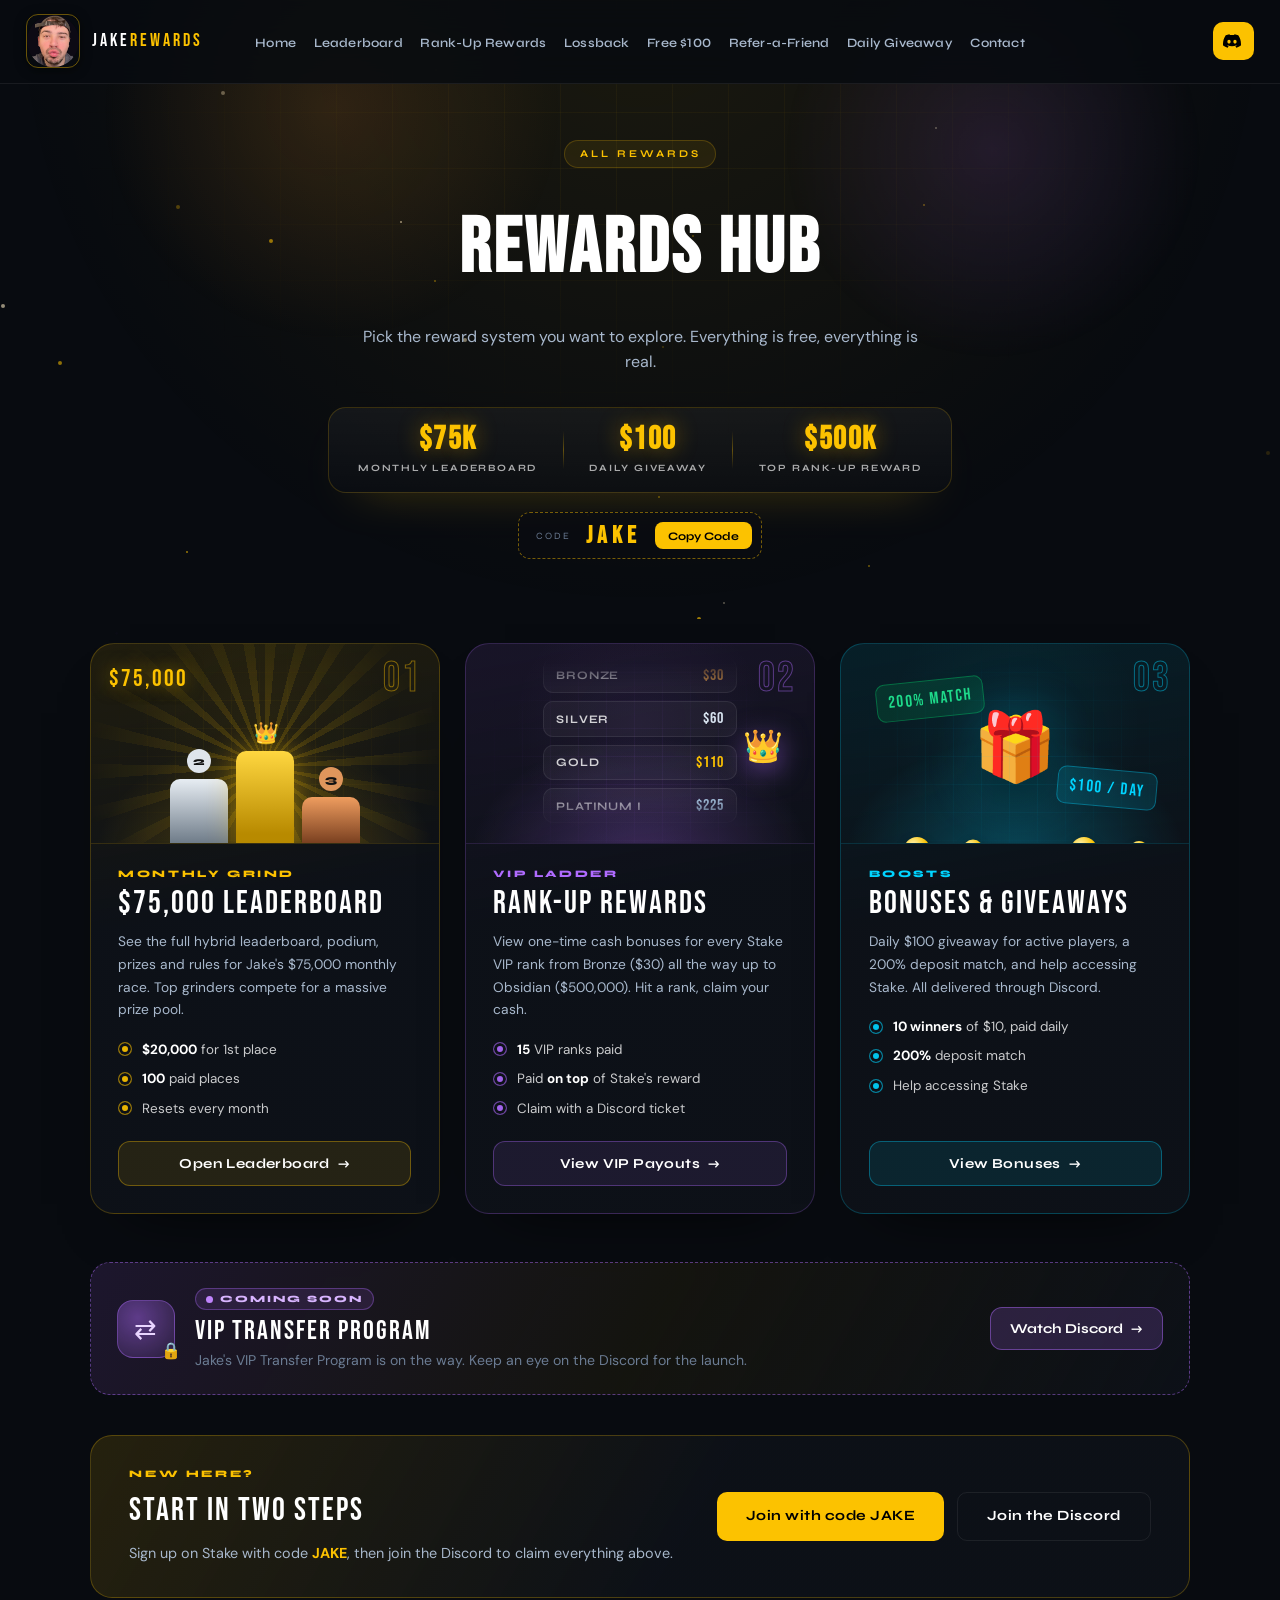
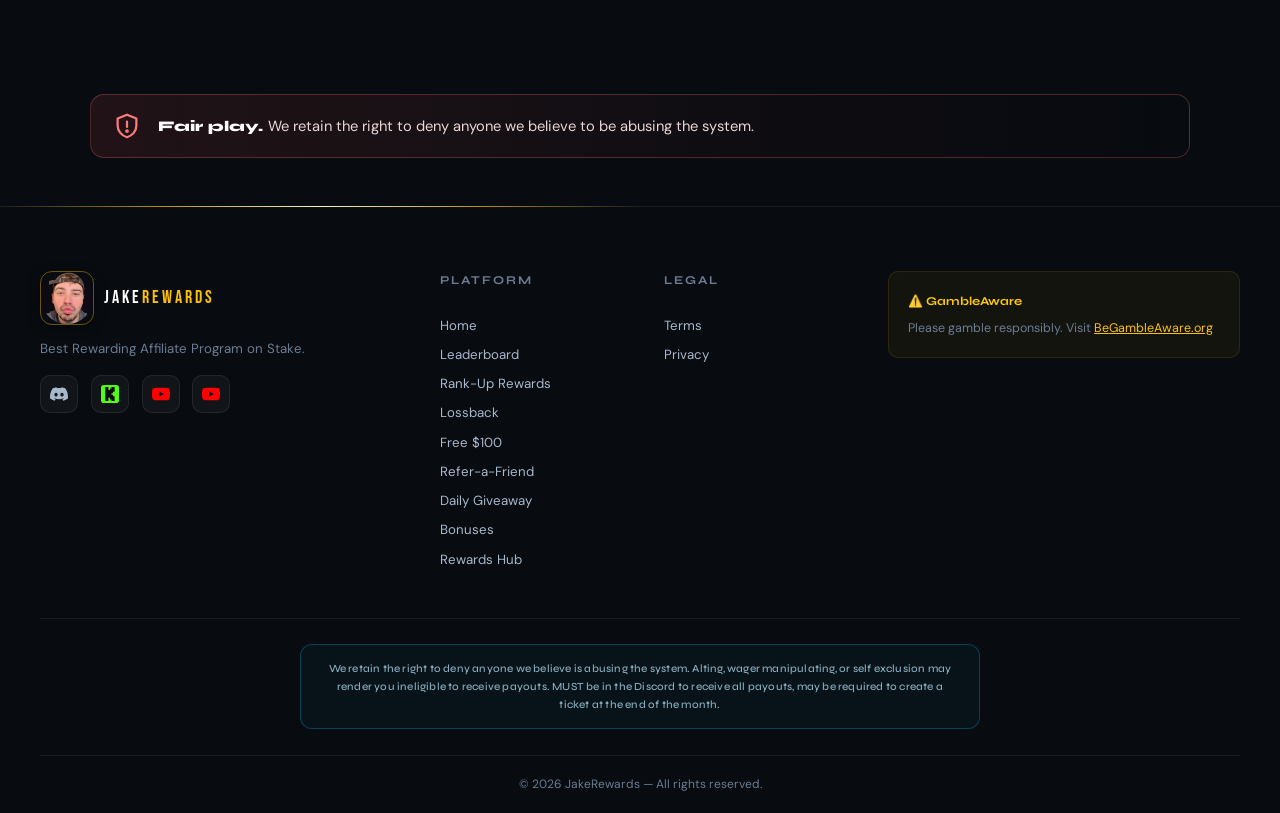
<file: rewards.html>
<!DOCTYPE html>
<html lang="en">
<head>
  <!-- Google tag (gtag.js) -->
  <script async src="https://www.googletagmanager.com/gtag/js?id=G-GYHZ8BHHX7"></script>
  <script>
    window.dataLayer = window.dataLayer || [];
    function gtag(){dataLayer.push(arguments);}
    gtag('js', new Date());
    gtag('config', 'G-GYHZ8BHHX7');
  </script>
  <meta charset="UTF-8"/>
  <meta name="viewport" content="width=device-width, initial-scale=1.0"/>
  <title>Rewards Hub — JakeRewards</title>
  <meta name="description" content="Choose your JakeRewards experience — $75,000 leaderboard, rank-up VIP rewards, or deposit bonuses and giveaways."/>
  <meta property="og:title" content="Rewards Hub — JakeRewards"/>
  <meta property="og:description" content="$75,000 leaderboard, rank-up VIP rewards, and bonuses. Use code JAKE on Stake."/>
  <meta property="og:image" content="https://jakerewards.com/og-image.png?v=17"/>
  <meta property="og:image:width" content="1200"/>
  <meta property="og:image:height" content="630"/>
  <meta property="og:type" content="website"/>
  <meta property="og:url" content="https://jakerewards.com/"/>
  <meta name="twitter:card" content="summary_large_image"/>
  <meta name="twitter:title" content="Rewards Hub — JakeRewards"/>
  <meta name="twitter:description" content="$75,000 leaderboard, rank-up VIP rewards, and bonuses. Use code JAKE on Stake."/>
  <meta name="twitter:image" content="https://jakerewards.com/og-image.png?v=17"/>
  <link rel="preconnect" href="https://fonts.googleapis.com"/>
  <link href="https://fonts.googleapis.com/css2?family=Bebas+Neue&family=Syne:wght@400;600;700;800&family=DM+Sans:wght@300;400;500&display=swap" rel="stylesheet"/>
  <link rel="stylesheet" href="style.css?v=21"/>
  <link rel="stylesheet" href="motion.css?v=12"/>
  <style>
    .hub-grid{display:grid;grid-template-columns:repeat(auto-fit,minmax(290px,1fr));gap:1.6rem;max-width:1040px;margin:0 auto;padding:2rem 2.5rem 6rem;}
    .hub-card{position:relative;overflow:hidden;background:linear-gradient(165deg, rgba(255,255,255,0.045), rgba(255,255,255,0.012) 60%);border:1px solid var(--border);border-radius:20px;padding:2.6rem 2rem 2.2rem;display:flex;flex-direction:column;gap:.9rem;transition:transform .4s cubic-bezier(.16,1,.3,1),border-color .3s,box-shadow .3s;opacity:0;transform:translateY(22px);}
    .hub-card.visible{opacity:1;transform:translateY(0);}
    .hub-card::before{content:'';position:absolute;top:0;left:0;right:0;height:3px;background:linear-gradient(90deg,var(--gold),#b06bff);opacity:.45;transition:opacity .3s;}
    .hub-card::after{content:'';position:absolute;top:-40%;right:-30%;width:230px;height:230px;border-radius:50%;background:radial-gradient(circle, rgba(176,107,255,0.10), transparent 70%);pointer-events:none;}
    .hub-card:hover{transform:translateY(-7px);border-color:rgba(230,180,50,0.32);box-shadow:0 22px 55px rgba(0,0,0,.45);}
    .hub-card:hover::before{opacity:1;}
    .hub-icon-wrap{position:relative;z-index:1;width:64px;height:64px;border-radius:17px;display:flex;align-items:center;justify-content:center;margin-bottom:.5rem;background:radial-gradient(circle at 30% 22%, rgba(230,180,50,0.24), rgba(176,107,255,0.12));border:1px solid rgba(230,180,50,0.3);box-shadow:0 6px 22px rgba(230,180,50,0.12), inset 0 1px 10px rgba(255,255,255,0.06);}
    .hub-card:hover .hub-icon-wrap{box-shadow:0 6px 26px rgba(230,180,50,0.22), inset 0 1px 10px rgba(255,255,255,0.08);}
    .hub-icon{font-size:1.85rem;line-height:1;filter:drop-shadow(0 2px 5px rgba(0,0,0,0.45));}
    .hub-card-tag{position:relative;z-index:1;font-size:.62rem;text-transform:uppercase;letter-spacing:2.6px;font-weight:800;color:var(--gold);font-family:var(--font-head);}
    .hub-card-title{position:relative;z-index:1;font-family:var(--font-display);font-size:2rem;letter-spacing:2px;color:#fff;line-height:1.1;}
    .hub-card-desc{position:relative;z-index:1;font-size:.86rem;color:var(--text2);line-height:1.65;flex:1;}
    .hub-card .reward-link{position:relative;z-index:1;}
  </style>
<style>
/* ===== Rewards Hub v2 ===== */
.rh-strip{position:relative;z-index:1;display:inline-flex;align-items:center;gap:1.6rem;margin:2rem auto 0;padding:1rem 1.8rem;border-radius:18px;background:linear-gradient(180deg,rgba(255,255,255,.045),rgba(255,255,255,.012));border:1px solid rgba(252,194,0,.18);box-shadow:0 20px 50px -30px rgba(252,194,0,.35)}
.rh-strip i{width:1px;height:38px;background:linear-gradient(transparent,rgba(252,194,0,.35),transparent)}
.rh-stat{display:flex;flex-direction:column;align-items:center}
.rh-stat b{font-family:var(--font-display);font-size:2rem;letter-spacing:1.5px;line-height:1;color:var(--gold);text-shadow:0 0 22px rgba(252,194,0,.4)}
.rh-stat span{margin-top:5px;font-family:var(--font-head);font-size:.6rem;font-weight:700;letter-spacing:1.8px;text-transform:uppercase;color:rgba(255,255,255,.65)}
.rh-code{position:relative;z-index:1;display:flex;align-items:center;gap:.9rem;margin:1.2rem auto 0;padding:.55rem .6rem .55rem 1.1rem;border-radius:12px;background:rgba(10,12,18,.7);border:1px dashed rgba(252,194,0,.45);color:#fff;cursor:pointer;font-family:var(--font-head);transition:border-color .3s,box-shadow .3s}
.rh-code:hover{border-style:solid;box-shadow:0 12px 30px -14px rgba(252,194,0,.6)}
.rh-code-k{font-size:.6rem;letter-spacing:2px;text-transform:uppercase;color:var(--muted)}
.rh-code b{font-family:var(--font-display);font-size:1.5rem;letter-spacing:5px;color:var(--gold);line-height:1}
.rh-code-c{font-size:.72rem;font-weight:700;background:var(--gold);color:#000;padding:.4rem .8rem;border-radius:8px;transition:background .25s}
.rh-code.done .rh-code-c{background:#1ed98a}

.rh-grid{position:relative;z-index:1;display:grid;grid-template-columns:repeat(3,1fr);gap:1.6rem;max-width:1180px;margin:0 auto;padding:1.5rem 2.5rem 3rem}
.rh-card{--c:252,194,0;position:relative;display:flex;flex-direction:column;border-radius:24px;overflow:hidden;background:linear-gradient(170deg,rgba(var(--c),.10),rgba(13,17,24,.98) 46%);border:1px solid rgba(var(--c),.22);box-shadow:0 30px 60px -40px rgba(0,0,0,.9);transition:transform .5s cubic-bezier(.16,1,.3,1),border-color .35s,box-shadow .45s;text-decoration:none}
.rh-card:hover{transform:translateY(-10px);border-color:rgba(var(--c),.55);box-shadow:0 40px 80px -40px rgba(var(--c),.55),0 0 0 1px rgba(var(--c),.15)}
.rh-purple{--c:176,107,255}.rh-cyan{--c:0,212,255}
.rh-num{position:absolute;top:14px;right:18px;z-index:3;font-family:var(--font-display);font-size:2.6rem;line-height:1;letter-spacing:2px;color:transparent;-webkit-text-stroke:1px rgba(var(--c),.45);transition:color .4s}
.rh-card:hover .rh-num{color:rgba(var(--c),.18)}

/* art panels */
.rh-art{position:relative;height:200px;overflow:hidden;border-bottom:1px solid rgba(var(--c),.15);background:radial-gradient(ellipse 70% 90% at 50% 110%,rgba(var(--c),.28),transparent 70%),radial-gradient(circle at 50% 40%,rgba(var(--c),.06),transparent 60%)}
.rh-art::after{content:"";position:absolute;inset:0;background-image:linear-gradient(rgba(var(--c),.07) 1px,transparent 1px),linear-gradient(90deg,rgba(var(--c),.07) 1px,transparent 1px);background-size:28px 28px;-webkit-mask-image:radial-gradient(ellipse at 50% 60%,#000,transparent 72%);mask-image:radial-gradient(ellipse at 50% 60%,#000,transparent 72%);pointer-events:none}

/* 01 podium */
.rh-rays{position:absolute;left:50%;top:62%;width:420px;height:420px;margin:-210px 0 0 -210px;background:repeating-conic-gradient(from 0deg,rgba(252,194,0,.16) 0 5deg,transparent 5deg 14deg);-webkit-mask:radial-gradient(circle,#000 10%,transparent 62%);mask:radial-gradient(circle,#000 10%,transparent 62%);animation:rhSpin 24s linear infinite}
@keyframes rhSpin{to{transform:rotate(360deg)}}
.rh-pod{position:absolute;left:50%;bottom:0;width:190px;margin-left:-95px;display:flex;align-items:flex-end;gap:8px;z-index:1}
.rh-pod>div{flex:1;display:flex;flex-direction:column;align-items:center;gap:6px}
.rh-pod em{font-style:normal;font:800 .72rem var(--font-head);width:24px;height:24px;border-radius:50%;display:grid;place-items:center;color:#111;background:#dfe5ec}
.rh-pod .p3 em{background:#e0965c}.rh-pod .p1 em{background:none;font-size:1.3rem;animation:rhCrown 2.8s ease-in-out infinite}
@keyframes rhCrown{50%{translate:0 -5px;rotate:-6deg}}
.rh-pod span{display:block;width:100%;border-radius:10px 10px 0 0;transform-origin:bottom;transform:scaleY(.05);transition:transform 1.1s cubic-bezier(.16,1,.3,1)}
.rh-pod .p1 span{height:92px;background:linear-gradient(180deg,#FFD740,#b88a00 90%);box-shadow:0 0 30px rgba(252,194,0,.45)}
.rh-pod .p2 span{height:64px;background:linear-gradient(180deg,#e7edf3,#6f7c89)}
.rh-pod .p3 span{height:46px;background:linear-gradient(180deg,#ef9d5f,#7a4020)}
.rh-card.rh-in .rh-pod span{transform:none}
.rh-card.rh-in .rh-pod .p2 span{transition-delay:.15s}.rh-card.rh-in .rh-pod .p1 span{transition-delay:.3s}.rh-card.rh-in .rh-pod .p3 span{transition-delay:.45s}
.rh-art-big{position:absolute;left:18px;top:16px;z-index:2;font-family:var(--font-display);font-size:1.5rem;letter-spacing:2px;color:var(--gold);text-shadow:0 0 18px rgba(252,194,0,.5)}

/* 02 VIP ladder: tiers scroll upward */
.rh-ladder{position:absolute;inset:14px 22% 14px 22%;overflow:hidden;-webkit-mask-image:linear-gradient(transparent,#000 22%,#000 78%,transparent);mask-image:linear-gradient(transparent,#000 22%,#000 78%,transparent)}
.rh-ladder-track{display:flex;flex-direction:column;gap:8px;animation:rhClimb 14s linear infinite}
@keyframes rhClimb{to{transform:translateY(-50%)}}
.rh-ladder-track span{display:flex;justify-content:space-between;align-items:center;gap:8px;padding:.45rem .8rem;border-radius:10px;font:700 .72rem var(--font-head);letter-spacing:.8px;text-transform:uppercase;color:rgba(255,255,255,.8);background:rgba(255,255,255,.04);border:1px solid rgba(255,255,255,.08)}
.rh-ladder-track b{font-family:var(--font-display);font-weight:400;font-size:1rem;letter-spacing:1px}
.t-br b{color:#e8a24a}.t-si b{color:#d8e4f0}.t-go b{color:#FCC200}.t-pl b{color:#bfe3ff}.t-di b{color:#96dcff}
.t-ob{background:linear-gradient(90deg,rgba(144,64,224,.3),rgba(144,64,224,.08))!important;border-color:rgba(176,107,255,.5)!important}.t-ob b{color:#d0a0ff}
.rh-crown{position:absolute;right:9%;top:50%;margin-top:-22px;font-size:2rem;filter:drop-shadow(0 6px 14px rgba(176,107,255,.6));animation:rhCrown 3.2s ease-in-out infinite}

/* 03 gift + coins */
.rh-gift{position:absolute;left:50%;top:50%;font-size:4.2rem;translate:-50% -46%;filter:drop-shadow(0 14px 22px rgba(0,0,0,.5)) drop-shadow(0 0 24px rgba(0,212,255,.3));animation:rhGift 3s ease-in-out infinite}
@keyframes rhGift{0%,100%{rotate:-5deg;scale:1}50%{rotate:5deg;scale:1.06}}
.rh-coin{position:absolute;bottom:-20px;width:26px;height:26px;border-radius:50%;display:grid;place-items:center;font:800 .8rem var(--font-head);color:#6b4b00;background:radial-gradient(circle at 35% 30%,#fff3b0,#FCC200 55%,#b88400);box-shadow:0 4px 10px rgba(0,0,0,.4);animation:rhCoin 4.2s ease-in infinite}
.rh-coin.c1{left:18%;animation-delay:-.3s}.rh-coin.c2{left:34%;animation-delay:-2.2s;scale:.8}.rh-coin.c3{left:66%;animation-delay:-1.1s}.rh-coin.c4{left:82%;animation-delay:-3.3s;scale:.7}
@keyframes rhCoin{0%{transform:translateY(0) rotateY(0);opacity:0}15%{opacity:1}85%{opacity:1}100%{transform:translateY(-230px) rotateY(720deg);opacity:0}}
.rh-chip{position:absolute;z-index:2;font-family:var(--font-display);font-size:1.05rem;letter-spacing:1.5px;padding:.3rem .7rem;border-radius:9px;animation:rhFloat 4s ease-in-out infinite}
.rh-chip.k1{left:10%;top:18%;color:#1ed98a;background:rgba(0,220,110,.12);border:1px solid rgba(0,220,110,.35);rotate:-6deg}
.rh-chip.k2{right:9%;bottom:18%;color:var(--accent);background:rgba(0,212,255,.12);border:1px solid rgba(0,212,255,.35);rotate:5deg;animation-delay:-2s}
@keyframes rhFloat{50%{translate:0 -8px}}

/* body */
.rh-body{position:relative;z-index:1;display:flex;flex-direction:column;flex:1;padding:1.5rem 1.7rem 1.7rem}
.rh-tag{font:800 .62rem var(--font-head);letter-spacing:2.6px;text-transform:uppercase;color:rgb(var(--c,252,194,0))}
.rh-title{font-family:var(--font-display);font-weight:400;font-size:2rem;letter-spacing:2px;line-height:1.05;color:#fff;margin:.45rem 0 .6rem}
.rh-desc{font-size:.86rem;color:var(--text2);line-height:1.65;margin-bottom:1.1rem}
.rh-facts{list-style:none;display:grid;gap:.5rem;margin:0 0 1.4rem;padding:0}
.rh-facts li{position:relative;padding-left:1.5rem;font-size:.84rem;color:rgba(255,255,255,.78)}
.rh-facts li::before{content:"";position:absolute;left:0;top:.28em;width:14px;height:14px;border-radius:50%;background:rgba(var(--c),.16);border:1px solid rgba(var(--c),.5);box-shadow:inset 0 0 0 3px rgba(13,17,24,1),inset 0 0 0 7px rgba(var(--c),.9)}
.rh-facts b{color:#fff}
.rh-cta{margin-top:auto;display:flex;align-items:center;justify-content:center;gap:.5rem;padding:.8rem 1rem;border-radius:12px;font:700 .86rem var(--font-head);letter-spacing:.4px;color:#fff;background:rgba(var(--c),.1);border:1px solid rgba(var(--c),.35);transition:background .35s,color .35s,box-shadow .35s}
.rh-cta em{font-style:normal;transition:translate .35s cubic-bezier(.16,1,.3,1)}
.rh-card:hover .rh-cta{background:rgb(var(--c));color:#0a0a0a;box-shadow:0 12px 30px -12px rgba(var(--c),.8)}
.rh-card:hover .rh-cta em{translate:5px 0}

/* entrance */
.rh-card{opacity:0;translate:0 40px}
.rh-card.rh-in{opacity:1;translate:0 0;transition:opacity .9s cubic-bezier(.16,1,.3,1) var(--rd,0s),translate 1s cubic-bezier(.16,1,.3,1) var(--rd,0s),transform .5s cubic-bezier(.16,1,.3,1),border-color .35s,box-shadow .45s}

/* start strip */
.rh-start{position:relative;z-index:1;max-width:1100px;margin:0 auto 6rem;padding:2rem 2.4rem;display:flex;align-items:center;justify-content:space-between;gap:2rem;flex-wrap:wrap;border-radius:22px;background:linear-gradient(120deg,rgba(252,194,0,.12),rgba(13,17,24,.95) 55%);border:1px solid rgba(252,194,0,.25);overflow:hidden}
.rh-start::before{content:"";position:absolute;inset:0;background:linear-gradient(110deg,transparent 35%,rgba(255,236,160,.12) 50%,transparent 65%);translate:-100% 0;animation:rhSweep 5s ease-in-out infinite;pointer-events:none}
@keyframes rhSweep{60%,100%{translate:100% 0}}
.rh-start h3{font-family:var(--font-display);font-weight:400;font-size:2rem;letter-spacing:2px;color:#fff;margin:.3rem 0 .4rem}
.rh-start p{color:var(--text2);font-size:.9rem;margin:0}
.rh-start p b{color:var(--gold)}
.rh-start-btns{display:flex;gap:.8rem;flex-wrap:wrap}

@media (max-width:980px){.rh-grid{grid-template-columns:1fr;max-width:560px}}
@media (max-width:560px){
  .rh-strip{gap:.8rem;padding:.8rem 1rem;width:100%;justify-content:space-around}
  .rh-stat b{font-size:1.5rem}.rh-stat span{font-size:.5rem;letter-spacing:1px}
  .rh-grid{padding:1rem 1rem 2rem;gap:1.1rem}
  .rh-art{height:170px}
  .rh-title{font-size:1.75rem}
  .rh-start{margin:0 1rem 5rem;padding:1.5rem 1.3rem;text-align:center;justify-content:center}
  .rh-start-btns{width:100%}.rh-start-btns a{flex:1;justify-content:center}
}
@media (prefers-reduced-motion:reduce){.rh-card{opacity:1;translate:none}.rh-rays,.rh-ladder-track,.rh-coin,.rh-gift,.rh-chip,.rh-crown,.rh-start::before{animation:none!important}.rh-pod span{transform:none}}
</style>

</head>
<body>
<div id="jm-veil" aria-hidden="true"></div>
<div id="scroll-bar"></div>
<nav class="nav">
  <a href="index.html" class="nav-logo">
    <img src="logo.png" class="logo-img" alt="Jake Rewards logo" width="40" height="40">
    <span class="logo-text">JAKE<span class="logo-accent">REWARDS</span></span>
  </a>
  <ul class="nav-links">
    <li><a href="index.html">Home</a></li>
    <li><a href="leaderboard.html">Leaderboard</a></li>
    <li><a href="rankrewards.html">Rank-Up Rewards</a></li>
    <li><a href="lossback.html">Lossback</a></li>
    <li><a href="free100.html">Free $100</a></li>
    <li><a href="refer.html">Refer-a-Friend</a></li>
    <li><a href="giveaway.html">Daily Giveaway</a></li>
    <li><a href="https://discord.com/invite/jakethedegen" target="_blank" rel="noopener">Contact</a></li>
  </ul>
  <a href="https://discord.com/invite/jakethedegen" target="_blank" class="nav-cta" aria-label="Discord"><svg width="16" height="16" viewBox="0 0 24 24" fill="currentColor" xmlns="http://www.w3.org/2000/svg"><path d="M20.317 4.369a19.79 19.79 0 0 0-4.885-1.515.074.074 0 0 0-.079.037c-.211.375-.444.864-.608 1.249a18.27 18.27 0 0 0-5.487 0 12.6 12.6 0 0 0-.617-1.249.077.077 0 0 0-.079-.037A19.736 19.736 0 0 0 3.677 4.369a.07.07 0 0 0-.032.027C.533 9.046-.32 13.58.099 18.057a.082.082 0 0 0 .031.057 19.9 19.9 0 0 0 5.993 3.03.078.078 0 0 0 .084-.028c.462-.63.874-1.295 1.226-1.994a.076.076 0 0 0-.041-.106 13.107 13.107 0 0 1-1.872-.892.077.077 0 0 1-.008-.128c.126-.094.252-.192.372-.291a.074.074 0 0 1 .077-.01c3.928 1.793 8.18 1.793 12.062 0a.074.074 0 0 1 .078.009c.12.099.246.198.373.292a.077.077 0 0 1-.006.127 12.3 12.3 0 0 1-1.873.892.077.077 0 0 0-.041.107c.36.698.772 1.362 1.225 1.993a.076.076 0 0 0 .084.028 19.84 19.84 0 0 0 6.002-3.03.077.077 0 0 0 .032-.054c.5-5.177-.838-9.674-3.549-13.66a.061.061 0 0 0-.031-.028zM8.02 15.331c-1.183 0-2.157-1.085-2.157-2.419 0-1.333.956-2.419 2.157-2.419 1.21 0 2.176 1.096 2.157 2.42 0 1.333-.956 2.418-2.157 2.418zm7.975 0c-1.183 0-2.157-1.085-2.157-2.419 0-1.333.955-2.419 2.157-2.419 1.21 0 2.176 1.096 2.157 2.42 0 1.333-.946 2.418-2.157 2.418z"/></svg>Discord</a>
  <button class="nav-hamburger" onclick="toggleMobile()" aria-label="Open menu" aria-controls="mobile-nav">☰</button>
</nav>
<div class="mobile-nav" id="mobile-nav">
  <a href="index.html" style="--i:0"><span>Home</span></a>
  <a href="leaderboard.html" style="--i:1"><span>Leaderboard</span></a>
  <a href="rankrewards.html" style="--i:2"><span>Rank-Up Rewards</span></a>
  <a href="lossback.html" style="--i:3"><span>Lossback</span></a>
  <a href="free100.html" style="--i:4"><span>Free $100</span></a>
  <a href="refer.html" style="--i:5"><span>Refer-a-Friend</span></a>
  <a href="giveaway.html" style="--i:6"><span>Daily Giveaway</span></a>
  <a href="https://discord.com/invite/jakethedegen" target="_blank" rel="noopener" style="--i:7"><span>Contact (Discord)</span></a>
</div>

<div class="page-hero">
  <div class="section-tag">All Rewards</div>
  <h1>REWARDS HUB</h1>
  <p>Pick the reward system you want to explore. Everything is free, everything is real.</p>
  <div class="rh-strip">
    <div class="rh-stat"><b>$75K</b><span>Monthly leaderboard</span></div>
    <i></i>
    <div class="rh-stat"><b>$100</b><span>Daily giveaway</span></div>
    <i></i>
    <div class="rh-stat"><b>$500K</b><span>Top rank-up reward</span></div>
  </div>
  <button type="button" class="rh-code" onclick="rhCopy(this)" aria-label="Copy code JAKE"><span class="rh-code-k">Code</span><b>JAKE</b><span class="rh-code-c">Copy Code</span></button>
</div>

<div class="rh-grid">
  <!-- 01 · LEADERBOARD -->
  <a href="leaderboard.html" class="rh-card rh-gold">
    <span class="rh-num">01</span>
    <div class="rh-art rh-art-lb" aria-hidden="true">
      <div class="rh-rays"></div>
      <div class="rh-pod">
        <div class="p2"><em>2</em><span></span></div>
        <div class="p1"><em>👑</em><span></span></div>
        <div class="p3"><em>3</em><span></span></div>
      </div>
      <div class="rh-art-big">$75,000</div>
    </div>
    <div class="rh-body">
      <div class="rh-tag">Monthly Grind</div>
      <h3 class="rh-title">$75,000 Leaderboard</h3>
      <p class="rh-desc">See the full hybrid leaderboard, podium, prizes and rules for Jake's $75,000 monthly race. Top grinders compete for a massive prize pool.</p>
      <ul class="rh-facts">
        <li><b>$20,000</b> for 1st place</li>
        <li><b>100</b> paid places</li>
        <li>Resets every month</li>
      </ul>
      <span class="rh-cta">Open Leaderboard <em>→</em></span>
    </div>
  </a>

  <!-- 02 · RANK-UP -->
  <a href="rankrewards.html" class="rh-card rh-purple">
    <span class="rh-num">02</span>
    <div class="rh-art rh-art-vip" aria-hidden="true">
      <div class="rh-ladder">
        <div class="rh-ladder-track">
          <span class="t-br">Bronze <b>$30</b></span><span class="t-si">Silver <b>$60</b></span><span class="t-go">Gold <b>$110</b></span><span class="t-pl">Platinum I <b>$225</b></span><span class="t-pl">Platinum VI <b>$6,400</b></span><span class="t-di">Diamond I <b>$12,800</b></span><span class="t-di">Diamond V <b>$204,800</b></span><span class="t-ob">Obsidian <b>$500,000</b></span>
          <span class="t-br">Bronze <b>$30</b></span><span class="t-si">Silver <b>$60</b></span><span class="t-go">Gold <b>$110</b></span><span class="t-pl">Platinum I <b>$225</b></span>
        </div>
      </div>
      <div class="rh-crown">👑</div>
    </div>
    <div class="rh-body">
      <div class="rh-tag">VIP Ladder</div>
      <h3 class="rh-title">Rank-Up Rewards</h3>
      <p class="rh-desc">View one-time cash bonuses for every Stake VIP rank from Bronze ($30) all the way up to Obsidian ($500,000). Hit a rank, claim your cash.</p>
      <ul class="rh-facts">
        <li><b>15</b> VIP ranks paid</li>
        <li>Paid <b>on top</b> of Stake's reward</li>
        <li>Claim with a Discord ticket</li>
      </ul>
      <span class="rh-cta">View VIP Payouts <em>→</em></span>
    </div>
  </a>

  <!-- 03 · BONUSES -->
  <a href="bonuses.html" class="rh-card rh-cyan">
    <span class="rh-num">03</span>
    <div class="rh-art rh-art-gift" aria-hidden="true">
      <div class="rh-gift">🎁</div>
      <span class="rh-coin c1">$</span><span class="rh-coin c2">$</span><span class="rh-coin c3">$</span><span class="rh-coin c4">$</span>
      <div class="rh-chip k1">200% MATCH</div>
      <div class="rh-chip k2">$100 / DAY</div>
    </div>
    <div class="rh-body">
      <div class="rh-tag">Boosts</div>
      <h3 class="rh-title">Bonuses &amp; Giveaways</h3>
      <p class="rh-desc">Daily $100 giveaway for active players, a 200% deposit match, and help accessing Stake. All delivered through Discord.</p>
      <ul class="rh-facts">
        <li><b>10 winners</b> of $10, paid daily</li>
        <li><b>200%</b> deposit match</li>
        <li>Help accessing Stake</li>
      </ul>
      <span class="rh-cta">View Bonuses <em>→</em></span>
    </div>
  </a>
</div>

<div class="vt-wrap">
<div class="vt-soon">
  <span class="vt-sweep" aria-hidden="true"></span>
  <span class="vt-ico" aria-hidden="true"><em>⇄</em><i>🔒</i></span>
  <div class="vt-copy">
    <span class="vt-tag"><i></i>Coming soon</span>
    <b>VIP TRANSFER PROGRAM</b>
    <p>Jake's VIP Transfer Program is on the way. Keep an eye on the Discord for the launch.</p>
  </div>
  <a class="vt-cta" href="https://discord.com/invite/jakethedegen" target="_blank" rel="noopener">Watch Discord <span>→</span></a>
</div>
</div>

<div class="rh-start">
  <div class="rh-start-txt">
    <div class="rh-tag">New here?</div>
    <h3>Start in two steps</h3>
    <p>Sign up on Stake with code <b>JAKE</b>, then join the Discord to claim everything above.</p>
  </div>
  <div class="rh-start-btns">
    <a href="https://stake.com/?c=JAKE" target="_blank" rel="noopener" class="btn-primary">Join with code JAKE</a>
    <a href="https://discord.com/invite/jakethedegen" target="_blank" rel="noopener" class="btn-ghost">Join the Discord</a>
  </div>
</div>

<aside class="jr-deny" role="note">
  <svg width="30" height="30" viewBox="0 0 24 24" fill="none" stroke="currentColor" stroke-width="1.8" stroke-linecap="round" stroke-linejoin="round" aria-hidden="true"><path d="M12 3l7.5 3v5.5c0 4.6-3.2 8.3-7.5 9.5-4.3-1.2-7.5-4.9-7.5-9.5V6L12 3z"/><path d="M12 8.5v4.2"/><circle cx="12" cy="16" r=".6" fill="currentColor"/></svg>
  <p><b>Fair play.</b>We retain the right to deny anyone we believe to be abusing the system.</p>
</aside>
<footer class="footer">
  <div class="footer-inner">
    <div class="footer-brand">
      <div class="footer-logo"><img src="logo.png" class="logo-img" alt="Jake Rewards logo" width="40" height="40"><span class="logo-text">JAKE<span class="logo-accent">REWARDS</span></span></div>
      <p class="footer-tagline">Best Rewarding Affiliate Program on Stake.</p>
      <div class="footer-socials">
        <a href="https://discord.com/invite/jakethedegen" target="_blank" class="fs-discord" title="Discord"><svg viewBox="0 0 24 24" fill="currentColor" xmlns="http://www.w3.org/2000/svg"><path d="M20.317 4.369a19.79 19.79 0 0 0-4.885-1.515.074.074 0 0 0-.079.037c-.211.375-.444.864-.608 1.249a18.27 18.27 0 0 0-5.487 0 12.6 12.6 0 0 0-.617-1.249.077.077 0 0 0-.079-.037A19.736 19.736 0 0 0 3.677 4.369a.07.07 0 0 0-.032.027C.533 9.046-.32 13.58.099 18.057a.082.082 0 0 0 .031.057 19.9 19.9 0 0 0 5.993 3.03.078.078 0 0 0 .084-.028c.462-.63.874-1.295 1.226-1.994a.076.076 0 0 0-.041-.106 13.107 13.107 0 0 1-1.872-.892.077.077 0 0 1-.008-.128c.126-.094.252-.192.372-.291a.074.074 0 0 1 .077-.01c3.928 1.793 8.18 1.793 12.062 0a.074.074 0 0 1 .078.009c.12.099.246.198.373.292a.077.077 0 0 1-.006.127 12.3 12.3 0 0 1-1.873.892.077.077 0 0 0-.041.107c.36.698.772 1.362 1.225 1.993a.076.076 0 0 0 .084.028 19.84 19.84 0 0 0 6.002-3.03.077.077 0 0 0 .032-.054c.5-5.177-.838-9.674-3.549-13.66a.061.061 0 0 0-.031-.028zM8.02 15.331c-1.183 0-2.157-1.085-2.157-2.419 0-1.333.956-2.419 2.157-2.419 1.21 0 2.176 1.096 2.157 2.42 0 1.333-.956 2.418-2.157 2.418zm7.975 0c-1.183 0-2.157-1.085-2.157-2.419 0-1.333.955-2.419 2.157-2.419 1.21 0 2.176 1.096 2.157 2.42 0 1.333-.946 2.418-2.157 2.418z"/></svg></a>
        <a href="https://kick.com/itsjakeuwu" target="_blank" class="fs-kick" title="Kick"><svg viewBox="0 0 256 256" fill="none" xmlns="http://www.w3.org/2000/svg"><rect width="256" height="256" rx="40" fill="currentColor" style="color:#53FC18"/><path transform="translate(61,28) scale(0.82)" fill="#0a0d0e" d="M0 0h54v54h27v-27h27v-27h54v81h-27v27h-27v27h27v27h27v81h-54v-27h-27v-27h-27v54h-54Z"/></svg></a>
        <a href="https://www.youtube.com/@itsjakex" target="_blank" class="fs-youtube" title="YouTube"><svg viewBox="0 0 24 24" fill="currentColor" xmlns="http://www.w3.org/2000/svg" style="color:#FF0000"><path d="M23.498 6.186a3.016 3.016 0 0 0-2.122-2.136C19.505 3.545 12 3.545 12 3.545s-7.505 0-9.377.505A3.017 3.017 0 0 0 .502 6.186C0 8.07 0 12 0 12s0 3.93.502 5.814a3.016 3.016 0 0 0 2.122 2.136c1.871.505 9.376.505 9.376.505s7.505 0 9.377-.505a3.015 3.015 0 0 0 2.122-2.136C24 15.93 24 12 24 12s0-3.93-.502-5.814zM9.545 15.568V8.432L15.818 12l-6.273 3.568z"/></svg></a>
        <a href="https://www.youtube.com/@jakeplaysbj" target="_blank" class="fs-youtube" title="YouTube (BJ)"><svg viewBox="0 0 24 24" fill="currentColor" xmlns="http://www.w3.org/2000/svg" style="color:#FF0000"><path d="M23.498 6.186a3.016 3.016 0 0 0-2.122-2.136C19.505 3.545 12 3.545 12 3.545s-7.505 0-9.377.505A3.017 3.017 0 0 0 .502 6.186C0 8.07 0 12 0 12s0 3.93.502 5.814a3.016 3.016 0 0 0 2.122 2.136c1.871.505 9.376.505 9.376.505s7.505 0 9.377-.505a3.015 3.015 0 0 0 2.122-2.136C24 15.93 24 12 24 12s0-3.93-.502-5.814zM9.545 15.568V8.432L15.818 12l-6.273 3.568z"/></svg></a>
      </div>
    </div>
    <div class="footer-col"><h4>Platform</h4><a href="index.html">Home</a><a href="leaderboard.html">Leaderboard</a><a href="rankrewards.html">Rank-Up Rewards</a><a href="lossback.html">Lossback</a><a href="free100.html">Free $100</a><a href="refer.html">Refer-a-Friend</a><a href="giveaway.html">Daily Giveaway</a><a href="bonuses.html">Bonuses</a><a href="rewards.html">Rewards Hub</a></div>
    <div class="footer-col"><h4>Legal</h4><a href="terms.html">Terms</a><a href="privacy.html">Privacy</a></div>
    <div class="footer-responsible"><div class="responsible-badge">⚠️ GambleAware</div><p>Please gamble responsibly. Visit <a href="https://www.begambleaware.org/" target="_blank">BeGambleAware.org</a></p></div>
  </div>
  <div class="footer-disclaimer-wrap">
    <div class="footer-disclaimer">We retain the right to deny anyone we believe is abusing the system. Alting, wager manipulating, or self exclusion may render you ineligible to receive payouts. MUST be in the Discord to receive all payouts, may be required to create a ticket at the end of the month.</div>
  </div>
  <div class="footer-bottom">© 2026 JakeRewards — All rights reserved.</div>
</footer>
<script>
function toggleMobile(){document.getElementById('mobile-nav').classList.toggle('open');}
const obs=new IntersectionObserver(e=>{e.forEach(x=>{if(x.isIntersecting)x.target.classList.add('visible');});},{threshold:0.1});
document.querySelectorAll('.hub-card').forEach(el=>obs.observe(el));
</script>
<!-- Rewards Hub: scroll-in + stagger + floating particles -->
<script>
(function(){
  // Floating particles
  var cv=document.createElement('canvas');
  cv.style.cssText='position:fixed;inset:0;width:100%;height:100%;pointer-events:none;z-index:0;opacity:.28;';
  document.body.insertBefore(cv,document.body.firstChild);
  var ctx=cv.getContext('2d'),W,H,stars=[];
  function resize(){W=cv.width=window.innerWidth;H=cv.height=window.innerHeight;}resize();
  window.addEventListener('resize',resize);
  const COLS=['rgba(252,194,0,','rgba(176,107,255,','rgba(0,212,255,','rgba(255,255,255,'];
  function spawn(){if(stars.length>50)return;stars.push({x:Math.random()*W,y:Math.random()*H,r:.7+Math.random()*1.3,vx:(Math.random()-.5)*.32,vy:-.13-Math.random()*.32,a:.5+Math.random()*.5,col:COLS[(Math.random()*COLS.length)|0],fade:0});}
  var t=0;
  (function draw(){ctx.clearRect(0,0,W,H);t++;if(t%18===0)spawn();
    for(var i=stars.length-1;i>=0;i--){var s=stars[i];s.x+=s.vx;s.y+=s.vy;s.fade+=.011;
      if(s.fade>=1){stars.splice(i,1);continue;}
      var a=s.a*Math.sin(s.fade*Math.PI);ctx.beginPath();ctx.arc(s.x,s.y,s.r,0,6.2832);ctx.fillStyle=s.col+a+')';ctx.fill();}
    requestAnimationFrame(draw);})();
  // Staggered scroll-in for hub cards
  var obs=new IntersectionObserver(function(es){es.forEach(function(e){if(e.isIntersecting){e.target.classList.add('visible');obs.unobserve(e.target);}});},{threshold:0.1});
  document.querySelectorAll('.hub-card').forEach(function(el,i){
    el.style.transitionDelay=(i*0.12)+'s';obs.observe(el);
  });
})();
</script>
<!-- GA4 conversion event tracking -->
<script>
(function(){
  function track(name, params){
    if(typeof gtag === 'function'){ gtag('event', name, params || {}); }
  }
  document.addEventListener('click', function(e){
    var el = e.target.closest('a, button');
    if(!el) return;
    var href = (el.getAttribute('href') || '').toLowerCase();
    var txt  = (el.textContent || '').trim().slice(0, 50);

    // 1) Affiliate code copied
    if(el.classList.contains('code-copy-btn') || /copy code/i.test(txt)){
      track('affiliate_code_copied', { code: 'JAKE', page: document.title });
      return;
    }
    // 2) Stake affiliate link click — the real signup conversion
    if(href.indexOf('stake.com') > -1){
      track('stake_signup_click', { link_text: txt, link_url: href, page: document.title });
      return;
    }
    // 3) Discord link click (claim ticket / join / get started)
    if(href.indexOf('discord.com/invite') > -1 || href.indexOf('discord.gg') > -1){
      var label = /claim/i.test(txt) ? 'claim_button'
                : /get started/i.test(txt) ? 'get_started'
                : 'discord_join';
      track('discord_click', { button_text: txt, label: label, page: document.title });
      return;
    }
  }, true);
})();
</script>
<!-- Scroll progress bar -->
<script>
(function(){
  var bar=document.getElementById('scroll-bar');
  if(bar){window.addEventListener('scroll',function(){var s=document.documentElement.scrollTop||document.body.scrollTop;var t=(document.documentElement.scrollHeight-window.innerHeight)||1;bar.style.width=Math.min(100,(s/t)*100)+'%';},{passive:true});}
})();
</script>
<!-- Mobile bottom nav -->
<nav id="mobile-bottom-nav" aria-label="Quick links">
  <a href="index.html" class="mbn-item">
    <span class="mbn-icon">🏠</span><span>Home</span>
  </a>
  <a href="leaderboard.html" class="mbn-item">
    <span class="mbn-icon">🏆</span><span>Leaderboard</span>
  </a>
  <a href="free100.html" class="mbn-item">
    <span class="mbn-icon">🎁</span><span>Free $100</span>
  </a>
  <a href="giveaway.html" class="mbn-item">
    <span class="mbn-icon">🎉</span><span>Giveaway</span>
  </a>
  <a href="https://discord.com/invite/jakethedegen" class="mbn-item" target="_blank" rel="noopener">
    <span class="mbn-icon">💬</span><span>Discord</span>
  </a>
</nav>

<!-- Back to top button -->
<button id="back-to-top" aria-label="Back to top" onclick="window.scrollTo({top:0,behavior:'smooth'})">▲</button>
<!-- Back to top + mobile bottom nav active state -->
<script>
(function(){
  // Back to top — show after scrolling 400px
  var btn=document.getElementById('back-to-top');
  if(btn){
    window.addEventListener('scroll',function(){
      if((document.documentElement.scrollTop||document.body.scrollTop)>400){
        btn.classList.add('visible');
      } else {
        btn.classList.remove('visible');
      }
    },{passive:true});
  }
  // Mobile bottom nav — mark active item by matching current page
  var path=window.location.pathname.split('/').pop()||'index.html';
  var pageMap={'index.html':'home','leaderboard.html':'leaderboard','bonuses.html':'bonuses'};
  var activePage=pageMap[path];
  if(activePage){
    var items=document.querySelectorAll('.mbn-item[data-page]');
    items.forEach(function(item){
      if(item.dataset.page===activePage) item.classList.add('active');
    });
  }
})();
</script>
<script>
/* Rewards Hub v2: staggered card entrance, podium rise, code copy */
function rhCopy(btn){
  try{ navigator.clipboard && navigator.clipboard.writeText('JAKE'); }catch(e){}
  var c = btn.querySelector('.rh-code-c'); btn.classList.add('done'); c.textContent = 'Copied ✓';
  setTimeout(function(){ btn.classList.remove('done'); c.textContent = 'Copy Code'; }, 1600);
}
(function(){
  var cards = [].slice.call(document.querySelectorAll('.rh-card'));
  cards.forEach(function(c, i){ c.style.setProperty('--rd', (i * 0.14) + 's'); });
  if(!('IntersectionObserver' in window)){ cards.forEach(function(c){ c.classList.add('rh-in'); }); return; }
  var io = new IntersectionObserver(function(es){ es.forEach(function(e){ if(e.isIntersecting){ e.target.classList.add('rh-in'); io.unobserve(e.target); } }); }, { threshold: 0.15 });
  cards.forEach(function(c){ io.observe(c); });
})();
</script>
<script src="motion.js?v=10"></script>
</body>
</html>
</file>
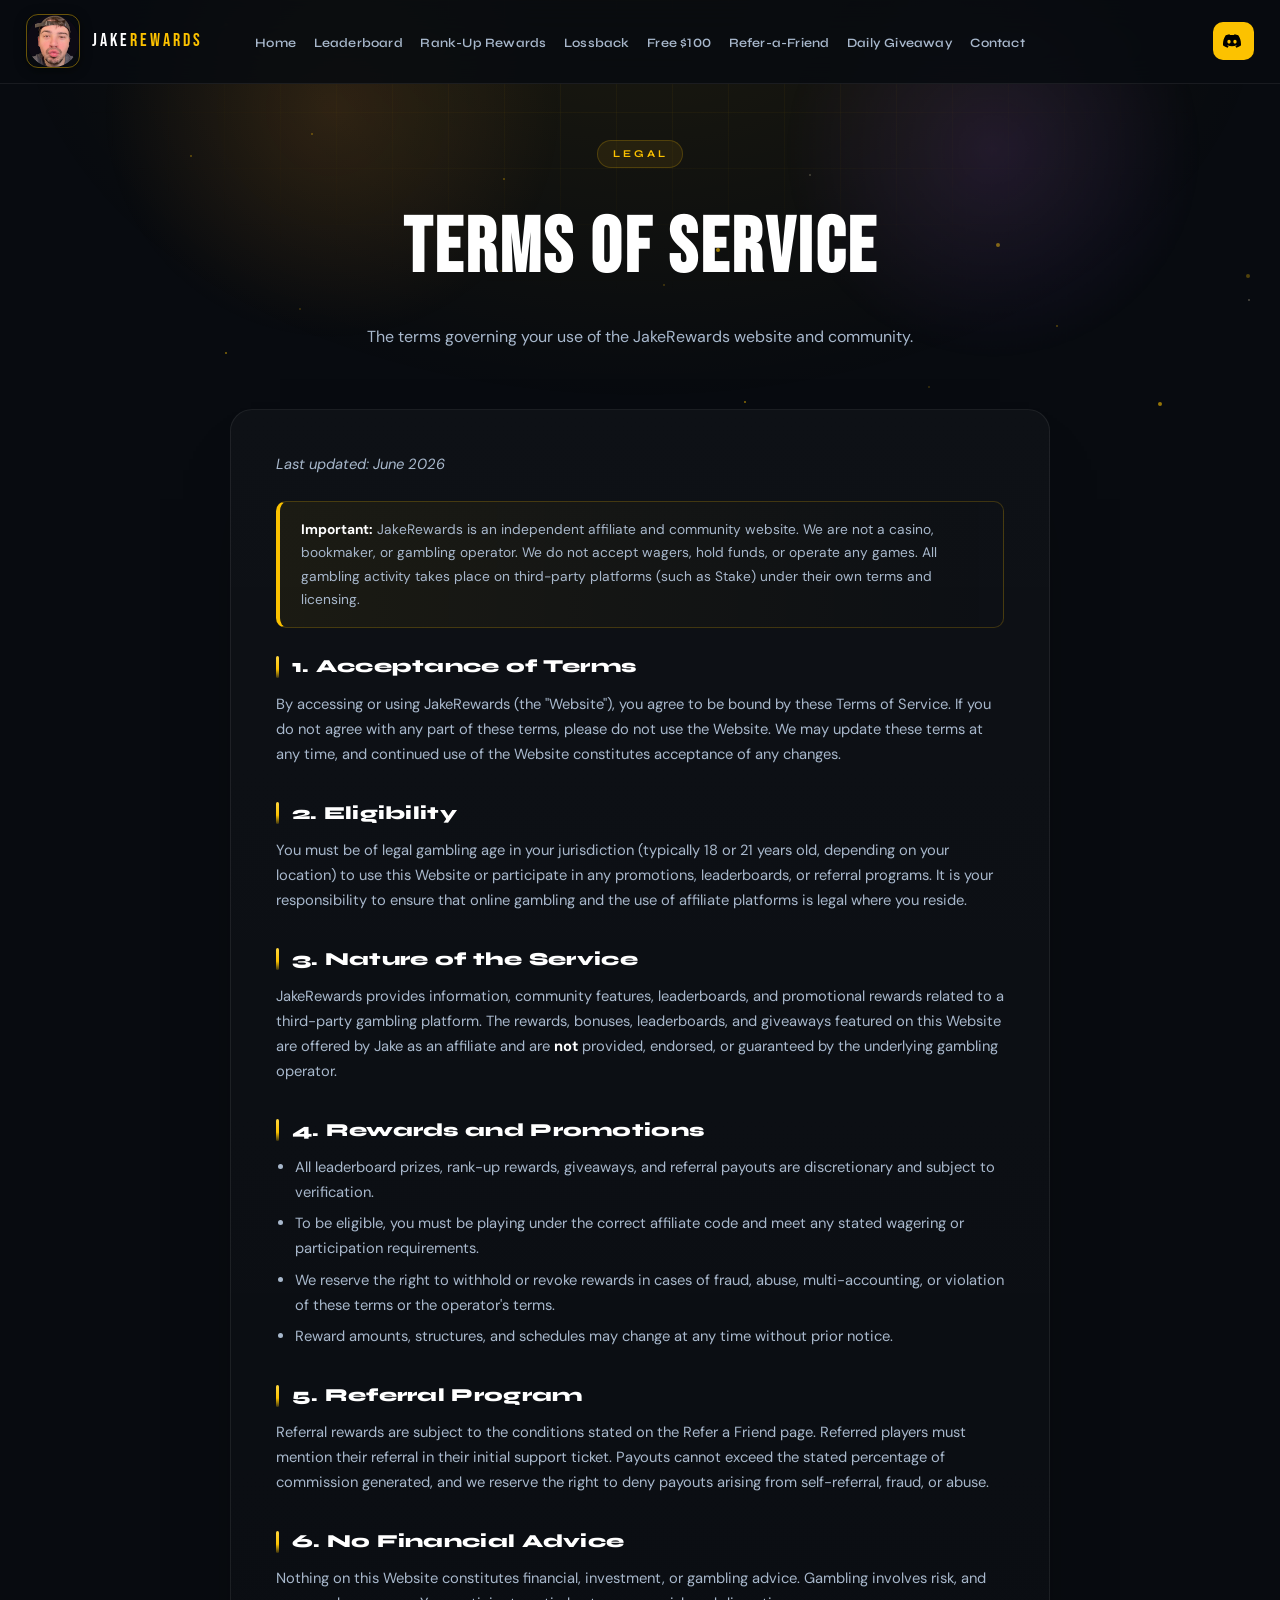
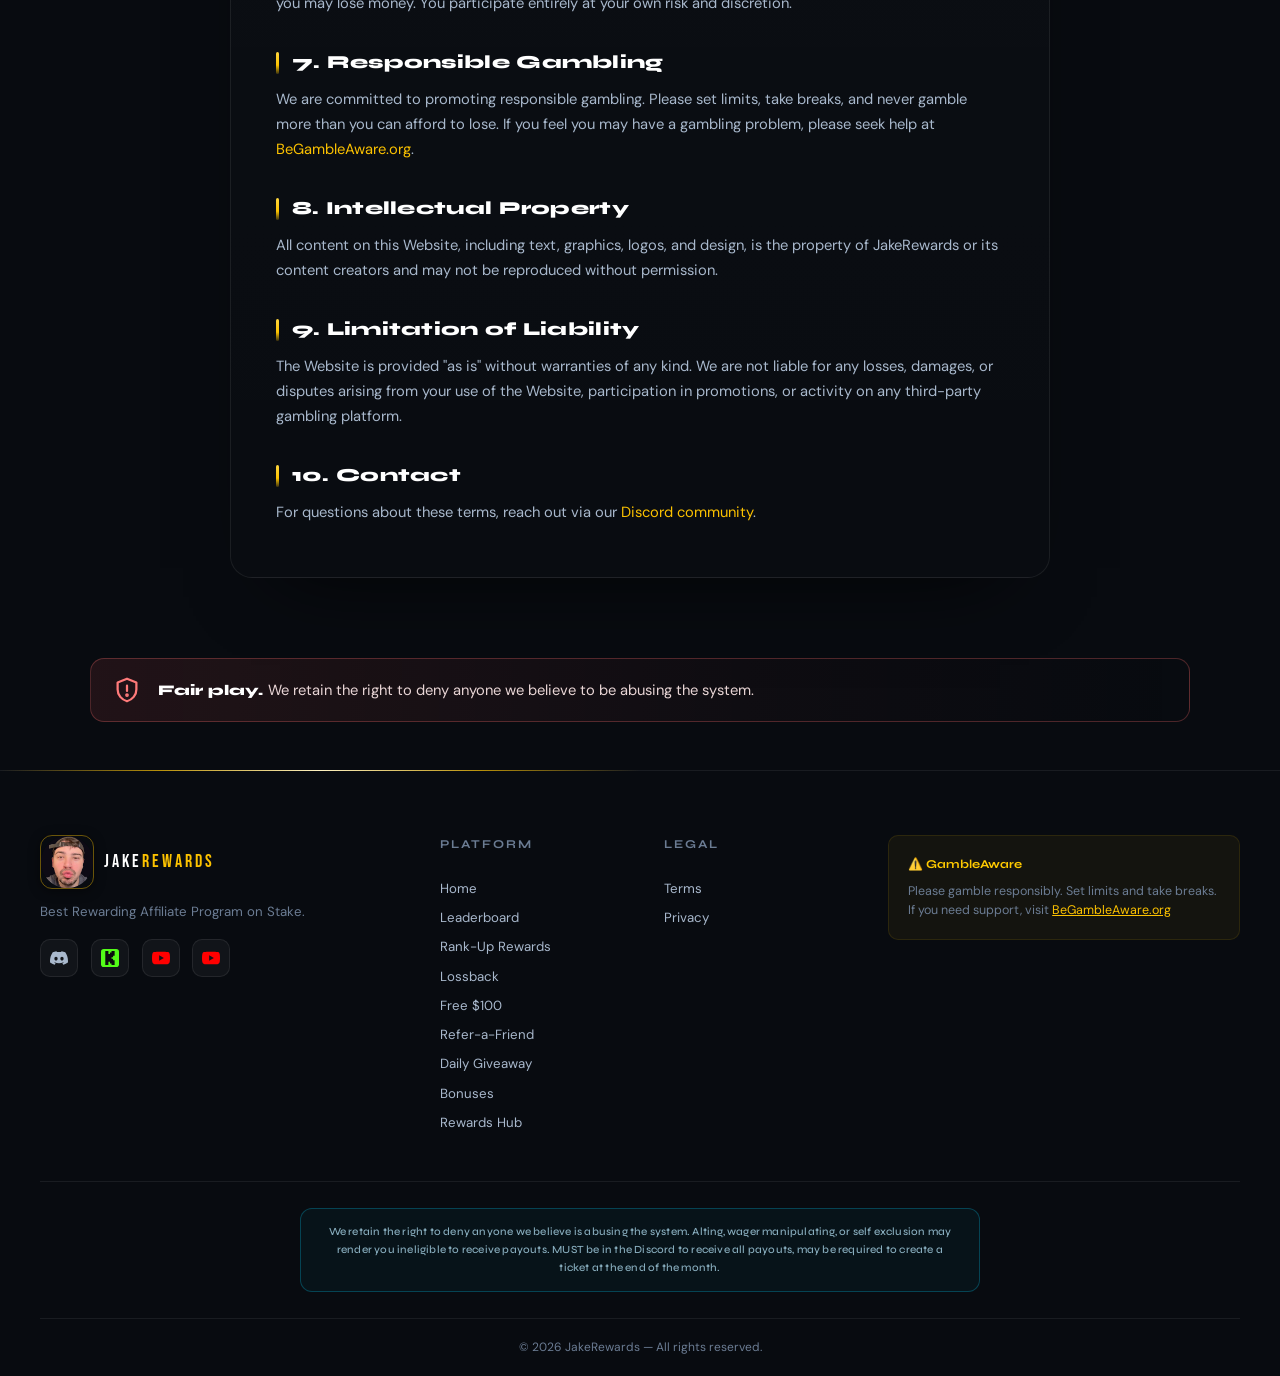
<file: terms.html>
<!DOCTYPE html>
<html lang="en">
<head>
  <!-- Google tag (gtag.js) -->
  <script async src="https://www.googletagmanager.com/gtag/js?id=G-GYHZ8BHHX7"></script>
  <script>
    window.dataLayer = window.dataLayer || [];
    function gtag(){dataLayer.push(arguments);}
    gtag('js', new Date());
    gtag('config', 'G-GYHZ8BHHX7');
  </script>
  <meta charset="UTF-8"/>
  <meta name="viewport" content="width=device-width, initial-scale=1.0"/>
  <title>Terms of Service — JakeRewards</title>
  <meta name="description" content="Terms of Service for JakeRewards — an independent affiliate community for Stake. Read the terms governing use of this website."/>
  <meta property="og:title" content="Terms of Service — JakeRewards"/>
  <meta property="og:description" content="Terms of Service for JakeRewards — independent Stake affiliate community."/>
  <meta property="og:image" content="https://jakerewards.com/og-image.png?v=17"/>
  <meta property="og:image:width" content="1200"/>
  <meta property="og:image:height" content="630"/>
  <meta property="og:type" content="website"/>
  <meta property="og:url" content="https://jakerewards.com/"/>
  <meta name="twitter:card" content="summary_large_image"/>
  <meta name="twitter:title" content="Terms of Service — JakeRewards"/>
  <meta name="twitter:description" content="Terms of Service for JakeRewards — independent Stake affiliate community."/>
  <meta name="twitter:image" content="https://jakerewards.com/og-image.png?v=17"/>
  <link rel="preconnect" href="https://fonts.googleapis.com"/>
  <link href="https://fonts.googleapis.com/css2?family=Bebas+Neue&family=Syne:wght@400;600;700;800&family=DM+Sans:wght@300;400;500&display=swap" rel="stylesheet"/>
  <link rel="stylesheet" href="style.css?v=21"/>
  <link rel="stylesheet" href="motion.css?v=12"/>
  <style>
    .legal-wrap{max-width:820px;margin:0 auto;padding:2rem 2.5rem 6rem;}
    .legal-wrap h2{font-family:var(--font-head);font-weight:800;font-size:1.15rem;color:#fff;margin:2rem 0 .6rem;letter-spacing:.3px;}
    .legal-wrap h2:first-of-type{margin-top:0;}
    .legal-wrap p{font-size:.92rem;color:var(--text2);line-height:1.7;margin-bottom:1rem;}
    .legal-wrap ul{margin:0 0 1rem 1.2rem;padding:0;}
    .legal-wrap li{font-size:.92rem;color:var(--text2);line-height:1.7;margin-bottom:.4rem;}
    .legal-wrap strong{color:#fff;}
    .legal-wrap a{color:var(--gold);}
    .legal-updated{font-size:.8rem;color:var(--muted);margin-bottom:2rem;font-style:italic;}
    .legal-disclaimer{background:linear-gradient(90deg,rgba(252,194,0,0.06),transparent);border:1px solid rgba(252,194,0,0.2);border-left:4px solid var(--gold);border-radius:10px;padding:1rem 1.3rem;margin:1.5rem 0;}
    .legal-disclaimer p{margin:0;font-size:.86rem;}
    @media(max-width:600px){.legal-wrap{padding:1.5rem 1.3rem 4rem;}}
  </style>
</head>
<body>
<div id="jm-veil" aria-hidden="true"></div>
<nav class="nav">
  <a href="index.html" class="nav-logo">
    <img src="logo.png" class="logo-img" alt="Jake Rewards logo" width="40" height="40">
    <span class="logo-text">JAKE<span class="logo-accent">REWARDS</span></span>
  </a>
  <ul class="nav-links">
    <li><a href="index.html">Home</a></li>
    <li><a href="leaderboard.html">Leaderboard</a></li>
    <li><a href="rankrewards.html">Rank-Up Rewards</a></li>
    <li><a href="lossback.html">Lossback</a></li>
    <li><a href="free100.html">Free $100</a></li>
    <li><a href="refer.html">Refer-a-Friend</a></li>
    <li><a href="giveaway.html">Daily Giveaway</a></li>
    <li><a href="https://discord.com/invite/jakethedegen" target="_blank" rel="noopener">Contact</a></li>
  </ul>
  <a href="https://discord.com/invite/jakethedegen" target="_blank" class="nav-cta" aria-label="Discord"><svg width="16" height="16" viewBox="0 0 24 24" fill="currentColor" xmlns="http://www.w3.org/2000/svg"><path d="M20.317 4.369a19.79 19.79 0 0 0-4.885-1.515.074.074 0 0 0-.079.037c-.211.375-.444.864-.608 1.249a18.27 18.27 0 0 0-5.487 0 12.6 12.6 0 0 0-.617-1.249.077.077 0 0 0-.079-.037A19.736 19.736 0 0 0 3.677 4.369a.07.07 0 0 0-.032.027C.533 9.046-.32 13.58.099 18.057a.082.082 0 0 0 .031.057 19.9 19.9 0 0 0 5.993 3.03.078.078 0 0 0 .084-.028c.462-.63.874-1.295 1.226-1.994a.076.076 0 0 0-.041-.106 13.107 13.107 0 0 1-1.872-.892.077.077 0 0 1-.008-.128c.126-.094.252-.192.372-.291a.074.074 0 0 1 .077-.01c3.928 1.793 8.18 1.793 12.062 0a.074.074 0 0 1 .078.009c.12.099.246.198.373.292a.077.077 0 0 1-.006.127 12.3 12.3 0 0 1-1.873.892.077.077 0 0 0-.041.107c.36.698.772 1.362 1.225 1.993a.076.076 0 0 0 .084.028 19.84 19.84 0 0 0 6.002-3.03.077.077 0 0 0 .032-.054c.5-5.177-.838-9.674-3.549-13.66a.061.061 0 0 0-.031-.028zM8.02 15.331c-1.183 0-2.157-1.085-2.157-2.419 0-1.333.956-2.419 2.157-2.419 1.21 0 2.176 1.096 2.157 2.42 0 1.333-.956 2.418-2.157 2.418zm7.975 0c-1.183 0-2.157-1.085-2.157-2.419 0-1.333.955-2.419 2.157-2.419 1.21 0 2.176 1.096 2.157 2.42 0 1.333-.946 2.418-2.157 2.418z"/></svg>Discord</a>
  <button class="nav-hamburger" onclick="toggleMobile()" aria-label="Open menu" aria-controls="mobile-nav">☰</button>
</nav>
<div class="mobile-nav" id="mobile-nav">
  <a href="index.html" style="--i:0"><span>Home</span></a>
  <a href="leaderboard.html" style="--i:1"><span>Leaderboard</span></a>
  <a href="rankrewards.html" style="--i:2"><span>Rank-Up Rewards</span></a>
  <a href="lossback.html" style="--i:3"><span>Lossback</span></a>
  <a href="free100.html" style="--i:4"><span>Free $100</span></a>
  <a href="refer.html" style="--i:5"><span>Refer-a-Friend</span></a>
  <a href="giveaway.html" style="--i:6"><span>Daily Giveaway</span></a>
  <a href="https://discord.com/invite/jakethedegen" target="_blank" rel="noopener" style="--i:7"><span>Contact (Discord)</span></a>
</div>

<div class="page-hero">
  <div class="section-tag">Legal</div>
  <h1>TERMS OF SERVICE</h1>
  <p>The terms governing your use of the JakeRewards website and community.</p>
</div>

<div class="legal-wrap">
  <p class="legal-updated">Last updated: June 2026</p>

  <div class="legal-disclaimer">
    <p><strong>Important:</strong> JakeRewards is an independent affiliate and community website. We are not a casino, bookmaker, or gambling operator. We do not accept wagers, hold funds, or operate any games. All gambling activity takes place on third-party platforms (such as Stake) under their own terms and licensing.</p>
  </div>

  <h2>1. Acceptance of Terms</h2>
  <p>By accessing or using JakeRewards (the "Website"), you agree to be bound by these Terms of Service. If you do not agree with any part of these terms, please do not use the Website. We may update these terms at any time, and continued use of the Website constitutes acceptance of any changes.</p>

  <h2>2. Eligibility</h2>
  <p>You must be of legal gambling age in your jurisdiction (typically 18 or 21 years old, depending on your location) to use this Website or participate in any promotions, leaderboards, or referral programs. It is your responsibility to ensure that online gambling and the use of affiliate platforms is legal where you reside.</p>

  <h2>3. Nature of the Service</h2>
  <p>JakeRewards provides information, community features, leaderboards, and promotional rewards related to a third-party gambling platform. The rewards, bonuses, leaderboards, and giveaways featured on this Website are offered by Jake as an affiliate and are <strong>not</strong> provided, endorsed, or guaranteed by the underlying gambling operator.</p>

  <h2>4. Rewards and Promotions</h2>
  <ul>
    <li>All leaderboard prizes, rank-up rewards, giveaways, and referral payouts are discretionary and subject to verification.</li>
    <li>To be eligible, you must be playing under the correct affiliate code and meet any stated wagering or participation requirements.</li>
    <li>We reserve the right to withhold or revoke rewards in cases of fraud, abuse, multi-accounting, or violation of these terms or the operator's terms.</li>
    <li>Reward amounts, structures, and schedules may change at any time without prior notice.</li>
  </ul>

  <h2>5. Referral Program</h2>
  <p>Referral rewards are subject to the conditions stated on the Refer a Friend page. Referred players must mention their referral in their initial support ticket. Payouts cannot exceed the stated percentage of commission generated, and we reserve the right to deny payouts arising from self-referral, fraud, or abuse.</p>

  <h2>6. No Financial Advice</h2>
  <p>Nothing on this Website constitutes financial, investment, or gambling advice. Gambling involves risk, and you may lose money. You participate entirely at your own risk and discretion.</p>

  <h2>7. Responsible Gambling</h2>
  <p>We are committed to promoting responsible gambling. Please set limits, take breaks, and never gamble more than you can afford to lose. If you feel you may have a gambling problem, please seek help at <a href="https://www.begambleaware.org/" target="_blank">BeGambleAware.org</a>.</p>

  <h2>8. Intellectual Property</h2>
  <p>All content on this Website, including text, graphics, logos, and design, is the property of JakeRewards or its content creators and may not be reproduced without permission.</p>

  <h2>9. Limitation of Liability</h2>
  <p>The Website is provided "as is" without warranties of any kind. We are not liable for any losses, damages, or disputes arising from your use of the Website, participation in promotions, or activity on any third-party gambling platform.</p>

  <h2>10. Contact</h2>
  <p>For questions about these terms, reach out via our <a href="https://discord.com/invite/jakethedegen" target="_blank">Discord community</a>.</p>
</div>

<aside class="jr-deny" role="note">
  <svg width="30" height="30" viewBox="0 0 24 24" fill="none" stroke="currentColor" stroke-width="1.8" stroke-linecap="round" stroke-linejoin="round" aria-hidden="true"><path d="M12 3l7.5 3v5.5c0 4.6-3.2 8.3-7.5 9.5-4.3-1.2-7.5-4.9-7.5-9.5V6L12 3z"/><path d="M12 8.5v4.2"/><circle cx="12" cy="16" r=".6" fill="currentColor"/></svg>
  <p><b>Fair play.</b>We retain the right to deny anyone we believe to be abusing the system.</p>
</aside>
<footer class="footer">
  <div class="footer-inner">
    <div class="footer-brand">
      <div class="footer-logo"><img src="logo.png" class="logo-img" alt="Jake Rewards logo" width="40" height="40"><span class="logo-text">JAKE<span class="logo-accent">REWARDS</span></span></div>
      <p class="footer-tagline">Best Rewarding Affiliate Program on Stake.</p>
      <div class="footer-socials">
        <a href="https://discord.com/invite/jakethedegen" target="_blank" class="fs-discord" title="Discord"><svg viewBox="0 0 24 24" fill="currentColor" xmlns="http://www.w3.org/2000/svg"><path d="M20.317 4.369a19.79 19.79 0 0 0-4.885-1.515.074.074 0 0 0-.079.037c-.211.375-.444.864-.608 1.249a18.27 18.27 0 0 0-5.487 0 12.6 12.6 0 0 0-.617-1.249.077.077 0 0 0-.079-.037A19.736 19.736 0 0 0 3.677 4.369a.07.07 0 0 0-.032.027C.533 9.046-.32 13.58.099 18.057a.082.082 0 0 0 .031.057 19.9 19.9 0 0 0 5.993 3.03.078.078 0 0 0 .084-.028c.462-.63.874-1.295 1.226-1.994a.076.076 0 0 0-.041-.106 13.107 13.107 0 0 1-1.872-.892.077.077 0 0 1-.008-.128c.126-.094.252-.192.372-.291a.074.074 0 0 1 .077-.01c3.928 1.793 8.18 1.793 12.062 0a.074.074 0 0 1 .078.009c.12.099.246.198.373.292a.077.077 0 0 1-.006.127 12.3 12.3 0 0 1-1.873.892.077.077 0 0 0-.041.107c.36.698.772 1.362 1.225 1.993a.076.076 0 0 0 .084.028 19.84 19.84 0 0 0 6.002-3.03.077.077 0 0 0 .032-.054c.5-5.177-.838-9.674-3.549-13.66a.061.061 0 0 0-.031-.028zM8.02 15.331c-1.183 0-2.157-1.085-2.157-2.419 0-1.333.956-2.419 2.157-2.419 1.21 0 2.176 1.096 2.157 2.42 0 1.333-.956 2.418-2.157 2.418zm7.975 0c-1.183 0-2.157-1.085-2.157-2.419 0-1.333.955-2.419 2.157-2.419 1.21 0 2.176 1.096 2.157 2.42 0 1.333-.946 2.418-2.157 2.418z"/></svg></a>
        <a href="https://kick.com/itsjakeuwu" target="_blank" class="fs-kick" title="Kick"><svg viewBox="0 0 256 256" fill="none" xmlns="http://www.w3.org/2000/svg"><rect width="256" height="256" rx="40" fill="currentColor" style="color:#53FC18"/><path transform="translate(61,28) scale(0.82)" fill="#0a0d0e" d="M0 0h54v54h27v-27h27v-27h54v81h-27v27h-27v27h27v27h27v81h-54v-27h-27v-27h-27v54h-54Z"/></svg></a>
        <a href="https://www.youtube.com/@itsjakex" target="_blank" class="fs-youtube" title="YouTube"><svg viewBox="0 0 24 24" fill="currentColor" xmlns="http://www.w3.org/2000/svg" style="color:#FF0000"><path d="M23.498 6.186a3.016 3.016 0 0 0-2.122-2.136C19.505 3.545 12 3.545 12 3.545s-7.505 0-9.377.505A3.017 3.017 0 0 0 .502 6.186C0 8.07 0 12 0 12s0 3.93.502 5.814a3.016 3.016 0 0 0 2.122 2.136c1.871.505 9.376.505 9.376.505s7.505 0 9.377-.505a3.015 3.015 0 0 0 2.122-2.136C24 15.93 24 12 24 12s0-3.93-.502-5.814zM9.545 15.568V8.432L15.818 12l-6.273 3.568z"/></svg></a>
        <a href="https://www.youtube.com/@jakeplaysbj" target="_blank" class="fs-youtube" title="YouTube (BJ)"><svg viewBox="0 0 24 24" fill="currentColor" xmlns="http://www.w3.org/2000/svg" style="color:#FF0000"><path d="M23.498 6.186a3.016 3.016 0 0 0-2.122-2.136C19.505 3.545 12 3.545 12 3.545s-7.505 0-9.377.505A3.017 3.017 0 0 0 .502 6.186C0 8.07 0 12 0 12s0 3.93.502 5.814a3.016 3.016 0 0 0 2.122 2.136c1.871.505 9.376.505 9.376.505s7.505 0 9.377-.505a3.015 3.015 0 0 0 2.122-2.136C24 15.93 24 12 24 12s0-3.93-.502-5.814zM9.545 15.568V8.432L15.818 12l-6.273 3.568z"/></svg></a>
      </div>
    </div>
    <div class="footer-col"><h4>Platform</h4><a href="index.html">Home</a><a href="leaderboard.html">Leaderboard</a><a href="rankrewards.html">Rank-Up Rewards</a><a href="lossback.html">Lossback</a><a href="free100.html">Free $100</a><a href="refer.html">Refer-a-Friend</a><a href="giveaway.html">Daily Giveaway</a><a href="bonuses.html">Bonuses</a><a href="rewards.html">Rewards Hub</a></div>
    <div class="footer-col"><h4>Legal</h4><a href="terms.html">Terms</a><a href="privacy.html">Privacy</a></div>
    <div class="footer-responsible"><div class="responsible-badge">⚠️ GambleAware</div><p>Please gamble responsibly. Set limits and take breaks. If you need support, visit <a href="https://www.begambleaware.org/" target="_blank">BeGambleAware.org</a></p></div>
  </div>
  <div class="footer-disclaimer-wrap">
    <div class="footer-disclaimer">We retain the right to deny anyone we believe is abusing the system. Alting, wager manipulating, or self exclusion may render you ineligible to receive payouts. MUST be in the Discord to receive all payouts, may be required to create a ticket at the end of the month.</div>
  </div>
  <div class="footer-bottom">© 2026 JakeRewards — All rights reserved.</div>
</footer>

<script>
function toggleMobile(){document.getElementById('mobile-nav').classList.toggle('open');}
</script>
<!-- GA4 conversion event tracking -->
<script>
(function(){
  function track(name, params){
    if(typeof gtag === 'function'){ gtag('event', name, params || {}); }
  }
  document.addEventListener('click', function(e){
    var el = e.target.closest('a, button');
    if(!el) return;
    var href = (el.getAttribute('href') || '').toLowerCase();
    var txt  = (el.textContent || '').trim().slice(0, 50);

    // 1) Affiliate code copied
    if(el.classList.contains('code-copy-btn') || /copy code/i.test(txt)){
      track('affiliate_code_copied', { code: 'JAKE', page: document.title });
      return;
    }
    // 2) Stake affiliate link click — the real signup conversion
    if(href.indexOf('stake.com') > -1){
      track('stake_signup_click', { link_text: txt, link_url: href, page: document.title });
      return;
    }
    // 3) Discord link click (claim ticket / join / get started)
    if(href.indexOf('discord.com/invite') > -1 || href.indexOf('discord.gg') > -1){
      var label = /claim/i.test(txt) ? 'claim_button'
                : /get started/i.test(txt) ? 'get_started'
                : 'discord_join';
      track('discord_click', { button_text: txt, label: label, page: document.title });
      return;
    }
  }, true);
})();
</script>
<script src="motion.js?v=10"></script>
</body>
</html>
</file>
<file: style.css>
/* ── RESET & BASE ─────────────────────────────────────────────────────── */
*,*::before,*::after{box-sizing:border-box;margin:0;padding:0;}
:root{
  --bg:#080b10;
  --bg2:#0d1117;
  --card:#111720;
  --card2:#151d28;
  --border:rgba(255,255,255,0.07);
  --gold:#FCC200;
  --gold2:#FFD740;
  --accent:#00d4ff;
  --muted:#6b7c93;
  --text:#e8edf3;
  --text2:#a8b8cc;
  --radius:14px;
  --font-display:'Bebas Neue',sans-serif;
  --font-head:'Syne',sans-serif;
  --font-body:'DM Sans',sans-serif;
}
html{scroll-behavior:smooth;}
body{background:var(--bg);color:var(--text);font-family:var(--font-body);font-size:15px;line-height:1.6;overflow-x:hidden;}
/* Scroll progress bar (shared, JS controls width per page) */
#scroll-bar{position:fixed;top:0;left:0;height:3px;width:0%;background:linear-gradient(90deg,var(--gold),#ff9d2f,var(--accent));z-index:9999;transition:width .1s linear;box-shadow:0 0 10px rgba(252,194,0,0.6);pointer-events:none;}
a{text-decoration:none;color:inherit;}
img{max-width:100%;}

/* ── NAV ──────────────────────────────────────────────────────────────── */
.nav{position:fixed;top:0;left:0;right:0;z-index:100;display:flex;align-items:center;justify-content:space-between;padding:.9rem 2.5rem;background:rgba(8,11,16,0.85);backdrop-filter:blur(16px);border-bottom:1px solid var(--border);}
.nav-logo{display:flex;align-items:center;gap:12px;}
.logo-icon{width:34px;height:34px;border-radius:8px;background:var(--gold);display:flex;align-items:center;justify-content:center;font-family:var(--font-display);font-size:1.2rem;color:#000;font-weight:900;}
.logo-img{width:54px;height:54px;border-radius:12px;object-fit:cover;display:block;border:1px solid rgba(252,194,0,0.4);box-shadow:0 2px 12px rgba(0,0,0,0.45);transition:transform .2s,box-shadow .2s;}
.nav-logo:hover .logo-img{transform:translateY(-1px);box-shadow:0 4px 16px rgba(252,194,0,0.25);}
.logo-text{font-family:var(--font-display);font-size:1.1rem;letter-spacing:3px;color:#fff;}
.logo-accent{color:var(--gold);}
.nav-links{display:flex;align-items:center;gap:2rem;list-style:none;}
.nav-links a{position:relative;font-family:var(--font-head);font-size:.85rem;font-weight:600;color:var(--text2);transition:color .25s ease,text-shadow .25s ease;letter-spacing:.5px;}
/* Neon glow on hover/active — only top-level nav items (> a / dropdown trigger), not menu items */
.nav-links>li>a:hover,.nav-links>li>a.active{color:var(--gold);text-shadow:0 0 8px rgba(252,194,0,0.7),0 0 18px rgba(252,194,0,0.45);}
/* Flowing neon underline that grows from the centre */
.nav-links>li>a::after{content:"";position:absolute;left:50%;bottom:-6px;width:0;height:2px;border-radius:2px;background:linear-gradient(90deg,transparent,var(--gold),transparent);box-shadow:0 0 8px rgba(252,194,0,0.8);transform:translateX(-50%);transition:width .3s ease;}
.nav-links>li>a:hover::after,.nav-links>li>a.active::after{width:100%;}
.dropdown{position:relative;}
.dropdown-menu{display:none;position:absolute;top:100%;left:50%;transform:translateX(-50%);background:var(--card2);border:1px solid var(--border);border-radius:10px;padding:.5rem;min-width:200px;flex-direction:column;gap:2px;padding-top:calc(.5rem + 10px);margin-top:0;}
/* Invisible top padding bridges the gap so mouse can glide from nav item to menu */
.dropdown:hover .dropdown-menu{display:flex;}
.dropdown-menu a{padding:.6rem 1rem;border-radius:7px;font-size:.83rem;font-family:var(--font-head);font-weight:600;color:var(--text2);transition:all .15s;}
.dropdown-menu a:hover{background:rgba(255,255,255,0.06);color:#fff;}
.nav-cta{display:inline-flex;align-items:center;gap:7px;background:var(--gold);color:#000;font-family:var(--font-head);font-size:.82rem;font-weight:700;padding:.5rem 1.2rem;border-radius:8px;transition:all .2s;letter-spacing:.5px;}
.nav-cta:hover{background:var(--gold2);transform:translateY(-1px);}
.nav-hamburger{display:none;background:none;border:none;color:#fff;font-size:1.4rem;cursor:pointer;}
.mobile-nav{display:none;position:fixed;top:60px;left:0;right:0;background:var(--bg2);border-bottom:1px solid var(--border);flex-direction:column;z-index:99;padding:1rem 2rem;}
.mobile-nav.open{display:flex;}
.mobile-nav a{padding:.7rem 0;font-family:var(--font-head);font-weight:600;color:var(--text2);border-bottom:1px solid var(--border);}
.mobile-nav a:last-child{border-bottom:none;}

/* ── HERO ─────────────────────────────────────────────────────────────── */
.hero{position:relative;min-height:100vh;display:flex;flex-direction:column;align-items:center;justify-content:center;padding:120px 2.5rem 80px;gap:2rem;overflow:hidden;text-align:center;}
.hero-bg{position:absolute;inset:0;z-index:0;overflow:hidden;isolation:isolate;}
.hero-orb{position:absolute;border-radius:50%;filter:blur(80px);pointer-events:none;}
.orb1{width:600px;height:600px;background:radial-gradient(circle,rgba(252,194,0,0.12),transparent 70%);top:-100px;left:-100px;}
.orb2{width:400px;height:400px;background:radial-gradient(circle,rgba(0,212,255,0.08),transparent 70%);top:30%;right:-50px;}
.orb3{width:300px;height:300px;background:radial-gradient(circle,rgba(252,194,0,0.06),transparent 70%);bottom:0;left:40%;}
#particles{position:absolute;inset:0;width:100%;height:100%;}
.hero-content{position:relative;z-index:2;width:100%;max-width:820px;display:flex;flex-direction:column;align-items:center;}
.hero-badge{display:inline-flex;align-items:center;gap:8px;background:rgba(252,194,0,0.1);border:1px solid rgba(252,194,0,0.25);color:var(--gold);font-family:var(--font-head);font-size:.75rem;font-weight:700;letter-spacing:2px;padding:.4rem 1rem;border-radius:20px;margin-bottom:1.5rem;text-transform:uppercase;}
.hero-title{font-family:var(--font-display);font-size:clamp(2.8rem,6vw,5.5rem);line-height:.95;letter-spacing:2px;color:#fff;margin-bottom:1.5rem;}
.hero-accent{color:var(--gold);display:block;}
.hero-sub{font-size:1.15rem;color:var(--text2);max-width:620px;margin-bottom:2rem;line-height:1.75;text-align:center;}
.hero-sub strong{color:#fff;}
.hero-btns{display:flex;gap:1rem;margin-bottom:2rem;flex-wrap:wrap;justify-content:center;}
.hero-stats{display:flex;align-items:center;gap:1rem;flex-wrap:nowrap;justify-content:center;margin-bottom:2rem;padding:1.2rem 1.6rem;background:rgba(255,255,255,0.03);border:1px solid rgba(252,194,0,0.15);border-radius:16px;backdrop-filter:blur(6px);}
.stat{display:flex;flex-direction:column;}
.stat-num{font-family:var(--font-display);font-size:2.3rem;letter-spacing:1px;color:var(--gold);line-height:1;text-shadow:0 0 20px rgba(252,194,0,0.35);}
.stat-label{font-size:.72rem;text-transform:uppercase;letter-spacing:2px;color:rgba(255,255,255,0.75);margin-top:6px;font-family:var(--font-head);font-weight:700;}
.stat-divider{width:1px;height:52px;background:linear-gradient(to bottom,transparent,var(--border),transparent);}

/* Code card */
.hero-code-card{position:relative;z-index:1;background:var(--card);border:1px solid rgba(252,194,0,0.2);border-radius:14px;padding:1rem 1.8rem;display:inline-flex;align-items:center;gap:1.2rem;flex-shrink:0;box-shadow:0 0 40px rgba(252,194,0,0.08);}
.code-card-label{font-size:.62rem;text-transform:uppercase;letter-spacing:2.5px;color:var(--muted);white-space:nowrap;}
.code-card-value{font-family:var(--font-display);font-size:2rem;letter-spacing:6px;color:var(--gold);line-height:1;text-shadow:0 0 20px rgba(252,194,0,0.4);}
.code-copy-btn{background:var(--gold);color:#000;border:none;font-family:var(--font-head);font-size:.8rem;font-weight:700;padding:.5rem 1.2rem;border-radius:8px;cursor:pointer;letter-spacing:.5px;transition:all .2s;white-space:nowrap;}
.code-copy-btn:hover{background:var(--gold2);transform:translateY(-2px);}
.code-card-sub{display:none;}

/* ── BUTTONS ──────────────────────────────────────────────────────────── */
.btn-primary{display:inline-flex;align-items:center;gap:6px;background:var(--gold);color:#000;font-family:var(--font-head);font-size:.88rem;font-weight:700;padding:.75rem 1.8rem;border-radius:10px;transition:all .2s;letter-spacing:.5px;border:none;cursor:pointer;}
.btn-primary:hover{background:var(--gold2);transform:translateY(-2px);box-shadow:0 8px 24px rgba(252,194,0,0.25);}
.btn-ghost{display:inline-flex;align-items:center;background:transparent;color:#fff;font-family:var(--font-head);font-size:.88rem;font-weight:700;padding:.75rem 1.8rem;border-radius:10px;border:1px solid var(--border);transition:all .2s;letter-spacing:.5px;}
.btn-ghost:hover{border-color:rgba(255,255,255,0.3);background:rgba(255,255,255,0.05);}

/* ── SECTION COMMON ───────────────────────────────────────────────────── */
.section-header{text-align:center;margin-bottom:3rem;}
.section-tag{display:inline-block;font-size:.65rem;text-transform:uppercase;letter-spacing:3px;font-weight:700;color:var(--gold);background:rgba(252,194,0,0.08);border:1px solid rgba(252,194,0,0.2);padding:.3rem .9rem;border-radius:20px;margin-bottom:.8rem;font-family:var(--font-head);}
.section-header h2{font-family:var(--font-display);font-size:clamp(2rem,4vw,3.2rem);letter-spacing:3px;color:#fff;}

/* ── REWARDS SECTION ──────────────────────────────────────────────────── */
.rewards-section{padding:6rem 2.5rem;}
.rewards-grid{
  display:grid;
  grid-template-columns:repeat(auto-fit,minmax(280px,380px));
  justify-content:center;
  gap:1.3rem;max-width:1280px;margin:0 auto;
}

/* ── BASE CARD ── */
.reward-card{
  position:relative;overflow:hidden;
  background:linear-gradient(160deg,rgba(22,28,38,0.95),rgba(13,17,24,0.98));
  border:1px solid rgba(255,255,255,0.07);
  border-radius:20px;padding:2rem 1.8rem 1.8rem;
  display:flex;flex-direction:column;
  opacity:0;transform:translateY(22px) scale(.97);
  transition:opacity .5s ease,transform .45s cubic-bezier(.2,.7,.2,1),
             border-color .3s ease,box-shadow .3s ease;
  will-change:transform;
}
.reward-card.visible{opacity:1;transform:translateY(0) scale(1);}

/* Shine sweep on hover */
.reward-card::before{
  content:'';position:absolute;top:0;left:-120%;width:60%;height:100%;
  background:linear-gradient(105deg,transparent,rgba(255,255,255,0.04),transparent);
  transition:left .55s ease;pointer-events:none;z-index:0;
}
.reward-card:hover::before{left:160%;}

/* Hover lift + shadow */
.reward-card:hover{
  transform:translateY(-8px) translateZ(0) scale(1.01);
  box-shadow:0 28px 60px -20px rgba(0,0,0,0.75);
}

/* Top accent gradient line — changes per card theme */
.reward-card::after{
  content:'';position:absolute;top:0;left:15%;right:15%;height:2px;
  border-radius:0 0 4px 4px;
  transition:left .3s ease,right .3s ease,opacity .3s ease;opacity:.7;
}
.reward-card:hover::after{left:5%;right:5%;opacity:1;}

/* ── PER-CARD THEMES ── */
/* Leaderboard — gold */
.reward-card.rc-gold{background:linear-gradient(160deg,rgba(180,130,0,0.2) 0%,rgba(13,17,24,0.98) 55%);}
.reward-card.rc-gold::after{background:linear-gradient(90deg,transparent,rgba(252,194,0,0.85),transparent);}
.reward-card.rc-gold:hover{border-color:rgba(252,194,0,0.5);box-shadow:0 28px 60px -20px rgba(0,0,0,0.75),0 0 45px -12px rgba(252,194,0,0.3);}
.reward-card.rc-gold .reward-amount{text-shadow:0 0 30px rgba(252,194,0,0.45);}
/* Daily Giveaway — cyan */
.reward-card.rc-cyan{background:linear-gradient(160deg,rgba(0,150,190,0.18) 0%,rgba(13,17,24,0.98) 55%);}
.reward-card.rc-cyan::after{background:linear-gradient(90deg,transparent,rgba(0,212,255,0.8),transparent);}
.reward-card.rc-cyan:hover{border-color:rgba(0,212,255,0.45);box-shadow:0 28px 60px -20px rgba(0,0,0,0.75),0 0 45px -12px rgba(0,212,255,0.25);}
.reward-card.rc-cyan .reward-amount{color:var(--accent);text-shadow:0 0 30px rgba(0,212,255,0.4);}
.reward-card.rc-cyan .reward-link{color:var(--accent);}
/* Free Signup — green */
.reward-card.rc-green{background:linear-gradient(160deg,rgba(0,180,80,0.16) 0%,rgba(13,17,24,0.98) 55%);}
.reward-card.rc-green::after{background:linear-gradient(90deg,transparent,rgba(0,220,100,0.75),transparent);}
.reward-card.rc-green:hover{border-color:rgba(0,220,100,0.4);box-shadow:0 28px 60px -20px rgba(0,0,0,0.75),0 0 45px -12px rgba(0,200,80,0.2);}
.reward-card.rc-green .reward-amount{color:#1ed98a;text-shadow:0 0 30px rgba(0,210,100,0.4);}
.reward-card.rc-green .reward-link{color:#1ed98a;}
/* Rank-Up — purple */
.reward-card.rc-purple{background:linear-gradient(160deg,rgba(100,40,220,0.2) 0%,rgba(13,17,24,0.98) 55%);}
.reward-card.rc-purple::after{background:linear-gradient(90deg,transparent,rgba(176,107,255,0.8),transparent);}
.reward-card.rc-purple:hover{border-color:rgba(176,107,255,0.45);box-shadow:0 28px 60px -20px rgba(0,0,0,0.75),0 0 45px -12px rgba(176,107,255,0.28);}
.reward-card.rc-purple .reward-amount{color:#c87aff;text-shadow:0 0 30px rgba(176,107,255,0.4);}
.reward-card.rc-purple .reward-link{color:#c87aff;}

/* ── CARD INTERNALS ── */
.reward-icon{
  font-size:2.2rem;margin-bottom:1rem;display:block;
  filter:drop-shadow(0 4px 10px rgba(0,0,0,0.5));
  transition:transform .3s cubic-bezier(.2,.7,.2,1);
  position:relative;z-index:1;
}
.reward-card:hover .reward-icon{transform:scale(1.15) translateY(-2px);}
.reward-amount{
  font-family:var(--font-display);font-size:2.6rem;
  letter-spacing:2px;color:var(--gold);
  line-height:1;margin-bottom:.4rem;
  position:relative;z-index:1;
  transition:transform .25s ease;
}
.reward-card:hover .reward-amount{transform:scale(1.03);}
.reward-name{
  font-family:var(--font-head);font-size:.95rem;font-weight:700;
  color:#fff;margin-bottom:.7rem;letter-spacing:.3px;
  position:relative;z-index:1;
}
.reward-desc{
  font-size:.82rem;color:var(--text2);line-height:1.65;
  margin-bottom:auto;padding-bottom:1.3rem;
  position:relative;z-index:1;flex:1;
}
/* CTA link — animated arrow */
.reward-link{
  font-family:var(--font-head);font-size:.82rem;font-weight:700;
  color:var(--gold);letter-spacing:.5px;
  display:inline-flex;align-items:center;gap:.35rem;
  position:relative;z-index:1;
  transition:gap .25s ease,opacity .2s ease;
}
.reward-link::after{content:'→';transition:transform .25s ease;}
.reward-link:hover{gap:.55rem;opacity:.9;}
.reward-link:hover::after{transform:translateX(3px);}

/* ── RESPONSIVE ── */
@media(max-width:1024px){
  .reward-amount{font-size:2.2rem;}
}
@media(max-width:560px){
  .rewards-section{padding:4rem 1.2rem;}
  .rewards-grid{grid-template-columns:1fr;gap:1rem;}
  .reward-card{padding:1.6rem 1.4rem;}
  .reward-amount{font-size:2rem;}
  .reward-card:hover{transform:translateY(-4px);}
}

/* ── STREAM SECTION ───────────────────────────────────────────────────── */
.stream-section{background:var(--bg2);border-top:1px solid var(--border);border-bottom:1px solid var(--border);padding:6rem 2.5rem;position:relative;overflow:hidden;}
.stream-section::before{content:"";position:absolute;top:-140px;left:-100px;width:420px;height:420px;border-radius:50%;background:radial-gradient(circle,rgba(176,107,255,0.16),transparent 70%);filter:blur(10px);pointer-events:none;}
.stream-section::after{content:"";position:absolute;bottom:-160px;right:-120px;width:460px;height:460px;border-radius:50%;background:radial-gradient(circle,rgba(252,194,0,0.13),transparent 70%);filter:blur(10px);pointer-events:none;}
.stream-inner{display:flex;align-items:center;gap:4rem;max-width:1100px;margin:0 auto;flex-wrap:wrap;position:relative;z-index:1;}
.stream-info{flex:1;min-width:280px;}
.stream-info h2{font-family:var(--font-display);font-size:clamp(2rem,4vw,3rem);letter-spacing:3px;color:#fff;margin-bottom:1rem;text-shadow:0 0 40px rgba(255,255,255,0.08);}
.stream-info p{color:var(--text2);margin-bottom:1.5rem;line-height:1.7;}
.tag-kick{display:inline-flex;align-items:center;gap:8px;font-size:.65rem;text-transform:uppercase;letter-spacing:3px;font-weight:700;color:#53FC18;background:rgba(83,252,24,0.08);border:1px solid rgba(83,252,24,0.3);padding:.4rem 1rem .4rem .8rem;border-radius:20px;margin-bottom:.8rem;font-family:var(--font-head);box-shadow:0 0 18px rgba(83,252,24,0.12);}
.tag-kick .live-dot{background:#53FC18;box-shadow:0 0 8px #53FC18;}
.stream-badges{display:flex;gap:.7rem;flex-wrap:wrap;margin-bottom:1.8rem;}
.stream-badge{display:flex;align-items:center;gap:7px;background:var(--card);border:1px solid var(--border);padding:.5rem 1rem;border-radius:20px;font-size:.75rem;font-family:var(--font-head);font-weight:600;color:var(--text2);transition:transform .2s,border-color .2s,background .2s;}
.stream-badge:hover{transform:translateY(-2px);}
.stream-badge svg{width:14px;height:14px;flex-shrink:0;}
.stream-badge.b-purple svg{color:#c87aff;}
.stream-badge.b-purple:hover{background:rgba(176,107,255,0.08);border-color:rgba(176,107,255,0.3);}
.stream-badge.b-gold svg{color:var(--gold);}
.stream-badge.b-gold:hover{background:rgba(252,194,0,0.08);border-color:rgba(252,194,0,0.3);}
.btn-shine{position:relative;overflow:hidden;}
.btn-shine::after{content:"";position:absolute;top:0;bottom:0;left:-60%;width:40%;background:linear-gradient(115deg,transparent,rgba(255,255,255,0.55),transparent);transform:skewX(-18deg);animation:btnShine 3.2s ease-in-out infinite;}
@keyframes btnShine{0%{left:-60%;}35%{left:130%;}100%{left:130%;}}
.live-dot{display:inline-block;width:7px;height:7px;border-radius:50%;background:#00ff88;animation:livePulse 1.4s infinite;}
@keyframes livePulse{0%,100%{opacity:1;box-shadow:0 0 0 0 rgba(0,255,136,0.4)}50%{opacity:.7;box-shadow:0 0 0 6px rgba(0,255,136,0)}}
.stream-card{flex:1;min-width:280px;max-width:380px;}
.stream-frame-wrap{position:relative;}
.stream-card-glow{position:absolute;inset:-2px;border-radius:calc(var(--radius) + 2px);background:linear-gradient(135deg,rgba(252,194,0,0.5),rgba(176,107,255,0.5),rgba(83,252,24,0.4));opacity:.5;filter:blur(9px);z-index:0;}
.stream-card-inner{background:var(--card);border:1px solid var(--border);border-radius:var(--radius);overflow:hidden;position:relative;z-index:1;}
.stream-preview{display:flex;align-items:center;gap:12px;padding:1.2rem 1.5rem;border-bottom:1px solid var(--border);}
.stream-avatar{width:44px;height:44px;border-radius:50%;background:var(--gold);display:flex;align-items:center;justify-content:center;font-family:var(--font-display);font-size:1.4rem;color:#000;flex-shrink:0;}
.stream-name{font-family:var(--font-head);font-size:.9rem;font-weight:700;color:#fff;}
.stream-platform{font-size:.72rem;color:var(--muted);}
.stream-status-pill{margin-left:auto;display:flex;align-items:center;gap:5px;background:rgba(0,255,136,0.12);border:1px solid rgba(0,255,136,0.2);color:#00ff88;font-size:.65rem;font-weight:700;letter-spacing:1.5px;padding:.25rem .7rem;border-radius:20px;}
.stream-description{padding:1rem 1.5rem;font-size:.8rem;color:var(--text2);}
.stream-watch-btn{display:block;margin:0 1.5rem 1.5rem;background:rgba(0,255,136,0.1);border:1px solid rgba(0,255,136,0.2);color:#00ff88;font-family:var(--font-head);font-size:.82rem;font-weight:700;padding:.7rem;border-radius:8px;text-align:center;transition:all .2s;}
.stream-watch-btn:hover{background:rgba(0,255,136,0.18);}


/* ── LEADERBOARD PREVIEW ──────────────────────────────────────────────── */
.lb-preview-section{padding:6rem 2.5rem;}
.podium{display:flex;align-items:flex-end;justify-content:center;gap:1.2rem;max-width:800px;margin:0 auto;flex-wrap:wrap;}
.podium-card{background:var(--card);border:1px solid var(--border);border-radius:var(--radius);padding:1.8rem 1.5rem;text-align:center;flex:1;min-width:180px;position:relative;opacity:0;transform:translateY(20px);transition:all .4s;will-change:transform,opacity;}
.podium-card.visible{opacity:1;transform:translateY(0);}
.podium-card.gold{border-color:rgba(252,194,0,0.35);background:linear-gradient(180deg,rgba(252,194,0,0.07),var(--card));transform:translateY(-20px);}
.podium-card.gold.visible{transform:translateY(-20px);}
.podium-card.silver{border-color:rgba(180,190,200,0.25);}
.podium-card.bronze{border-color:rgba(180,110,50,0.25);}
.podium-crown{font-size:1.5rem;margin-bottom:.3rem;}
.podium-rank{font-family:var(--font-head);font-weight:800;font-size:2.2rem;letter-spacing:0;color:var(--muted);line-height:1;}
.podium-card.gold .podium-rank{color:var(--gold);}
.podium-avatar{width:52px;height:52px;border-radius:50%;background:var(--card2);border:2px solid var(--border);display:flex;align-items:center;justify-content:center;margin:.7rem auto;font-family:var(--font-head);font-weight:800;font-size:1.4rem;color:var(--muted);}
.podium-name{font-family:var(--font-head);font-size:.95rem;font-weight:700;letter-spacing:.3px;color:#fff;margin-bottom:.4rem;}
.podium-wager{font-size:.78rem;color:#fff;font-weight:600;margin-bottom:.2rem;}
.podium-prize{font-family:var(--font-head);font-size:.85rem;font-weight:700;color:var(--gold);}

/* ── SOCIALS ──────────────────────────────────────────────────────────── */
.socials-section{padding:6rem 2.5rem;background:var(--bg2);border-top:1px solid var(--border);}
.socials-grid{display:grid;grid-template-columns:repeat(auto-fit,minmax(220px,1fr));gap:1.2rem;max-width:900px;margin:0 auto;}
.social-card{background:var(--card);border:1px solid var(--border);border-radius:var(--radius);padding:2rem;text-align:center;transition:all .3s;opacity:0;transform:translateY(16px);}
.social-card.visible{opacity:1;transform:translateY(0);}
.social-card:hover{transform:translateY(-4px);}
.social-card.discord:hover{border-color:rgba(88,101,242,0.4);box-shadow:0 12px 32px rgba(88,101,242,0.1);}
.social-card.kick:hover{border-color:rgba(83,252,25,0.3);box-shadow:0 12px 32px rgba(83,252,25,0.08);}
.social-card.youtube:hover{border-color:rgba(255,0,0,0.3);box-shadow:0 12px 32px rgba(255,0,0,0.08);}
.social-icon{font-size:2rem;margin-bottom:.8rem;}
.social-name{font-family:var(--font-display);font-size:1.5rem;letter-spacing:2px;color:#fff;margin-bottom:.3rem;}
.social-handle{font-size:.8rem;color:var(--muted);margin-bottom:1rem;}
.social-cta{font-family:var(--font-head);font-size:.78rem;font-weight:700;color:var(--gold);}

/* ── FOOTER ───────────────────────────────────────────────────────────── */
.footer{background:var(--bg);border-top:1px solid var(--border);padding:4rem 2.5rem 0;}
.footer-inner{display:grid;grid-template-columns:2fr 1fr 1fr 2fr;gap:3rem;max-width:1200px;margin:0 auto;padding-bottom:3rem;}
.footer-brand .footer-logo{display:flex;align-items:center;gap:10px;margin-bottom:.8rem;}
.footer-tagline{font-size:.83rem;color:var(--muted);margin-bottom:1rem;}
.footer-socials{display:flex;gap:.8rem;}
.footer-socials a{width:34px;height:34px;border-radius:8px;background:var(--card);border:1px solid var(--border);display:flex;align-items:center;justify-content:center;font-size:1rem;transition:all .2s;}
.footer-socials a:hover{border-color:rgba(252,194,0,0.3);background:rgba(252,194,0,0.08);}
.footer-col h4{font-family:var(--font-head);font-size:.75rem;text-transform:uppercase;letter-spacing:2px;color:var(--muted);margin-bottom:1rem;}
.footer-col{display:flex;flex-direction:column;gap:.5rem;}
.footer-col a{font-size:.83rem;color:var(--text2);transition:color .2s;}
.footer-col a:hover{color:#fff;}
.footer-responsible{background:rgba(255,200,0,0.05);border:1px solid rgba(255,200,0,0.1);border-radius:10px;padding:1.2rem;}
.responsible-badge{font-family:var(--font-head);font-size:.75rem;font-weight:700;color:#ffca00;margin-bottom:.5rem;}
.footer-responsible p{font-size:.78rem;color:var(--muted);line-height:1.5;}
.footer-responsible a{color:var(--gold);text-decoration:underline;}
.footer-bottom{border-top:1px solid var(--border);padding:1.2rem 0;text-align:center;font-size:.75rem;color:var(--muted);max-width:1200px;margin:0 auto;}
/* Site-wide fairness/anti-abuse disclaimer — compact, centred, sky-blue neon glow */
.footer-disclaimer-wrap{
  border-top:1px solid var(--border);
  padding:1.6rem 1.5rem;
  display:flex;justify-content:center;
}
.footer-disclaimer{
  max-width:680px;
  background:rgba(0,212,255,0.04);
  border:1px solid rgba(0,212,255,0.25);
  border-radius:12px;
  padding:.9rem 1.3rem;
  font-family:var(--font-head);
  font-size:.68rem;font-weight:500;letter-spacing:.2px;
  line-height:1.65;color:rgba(180,225,245,0.75);
  text-align:center;
  box-shadow:0 0 0 0 rgba(0,212,255,0.15);
  animation:disclaimerGlow 3s ease-in-out infinite;
}
@keyframes disclaimerGlow{
  0%,100%{box-shadow:0 0 10px 0 rgba(0,212,255,0.08);border-color:rgba(0,212,255,0.2);}
  50%{box-shadow:0 0 22px 2px rgba(0,212,255,0.22);border-color:rgba(0,212,255,0.45);}
}
@media(max-width:600px){
  .footer-disclaimer-wrap{padding:1.2rem 1rem;}
  .footer-disclaimer{font-size:.64rem;padding:.8rem 1rem;}
}

/* ── TOAST ────────────────────────────────────────────────────────────── */
.copy-toast{position:fixed;bottom:2rem;left:50%;transform:translateX(-50%) translateY(20px);background:var(--gold);color:#000;font-family:var(--font-head);font-size:.85rem;font-weight:700;padding:.6rem 1.4rem;border-radius:20px;opacity:0;transition:all .3s;pointer-events:none;z-index:999;}
.copy-toast.show{opacity:1;transform:translateX(-50%) translateY(0);}

/* ── PAGE HERO (inner pages) ──────────────────────────────────────────── */
.page-hero{padding:140px 2.5rem 60px;text-align:center;position:relative;overflow:hidden;}
.page-hero::before{content:'';position:absolute;inset:0;background:radial-gradient(ellipse at 50% 0%,rgba(252,194,0,0.08),transparent 70%);}
.page-hero h1{font-family:var(--font-display);font-size:clamp(2.5rem,6vw,5rem);letter-spacing:3px;color:#fff;position:relative;z-index:1;}
.page-hero p{font-size:1rem;color:var(--text2);max-width:580px;margin:.8rem auto 0;position:relative;z-index:1;}

/* ── RESPONSIVE ───────────────────────────────────────────────────────── */
@media(max-width:900px){
  .hero{padding-top:100px;}
  .hero-content{max-width:100%;}
  .hero-sub{max-width:100%;}
  .hero-btns{justify-content:center;}
  .hero-stats{justify-content:center;}
  .hero-code-card{width:100%;max-width:100%;margin:0 auto;box-sizing:border-box;padding:.9rem 1rem;gap:.6rem;flex-wrap:wrap;}
  .code-copy-btn{flex-shrink:0;font-size:.72rem;padding:.45rem .85rem;}
  .code-card-value{font-size:1.5rem;letter-spacing:3px;}
  .code-card-label{font-size:.55rem;letter-spacing:2px;}
  .footer-inner{grid-template-columns:1fr 1fr;gap:2rem;}
  .footer-brand{grid-column:1/-1;}
  .footer-responsible{grid-column:1/-1;}
  .stream-inner{flex-direction:column;}
  .nav-links,.nav-cta{display:none;}
  .nav-hamburger{display:block;}
  .podium{flex-direction:row;align-items:center;}
  .podium-card.gold{transform:none;}
  .podium-card.gold.visible{transform:none;}
}
@media(max-width:520px){
  .nav{padding:.9rem 1.2rem;}
  .lb-preview-section,.socials-section,.stream-section{padding:4rem 1.2rem;}
  .footer-inner{grid-template-columns:1fr;gap:1.5rem;}
}

/* ── LIVE WINS TICKER ─────────────────────────────────────────────────── */
.wins-ticker{display:flex;align-items:center;gap:1rem;background:var(--bg2);border-top:1px solid var(--border);border-bottom:1px solid var(--border);padding:1rem 1.5rem;overflow:hidden;}
.wins-ticker-tag{display:flex;align-items:center;gap:7px;flex-shrink:0;font-family:var(--font-head);font-size:.68rem;font-weight:800;letter-spacing:1.5px;color:var(--gold);text-transform:uppercase;white-space:nowrap;}
.wins-track-wrap{position:relative;flex:1;min-width:0;overflow:hidden;-webkit-mask-image:linear-gradient(90deg,transparent,#000 6%,#000 94%,transparent);mask-image:linear-gradient(90deg,transparent,#000 6%,#000 94%,transparent);}
.wins-track{display:flex;gap:2.5rem;width:max-content;animation:winsScroll 480s linear infinite;will-change:transform;}
.wins-ticker:hover .wins-track{animation-play-state:paused;}
@keyframes winsScroll{from{transform:translateX(0);}to{transform:translateX(-50%);}}
.win-pill{display:flex;align-items:center;gap:8px;font-size:.97rem;color:rgba(255,255,255,0.65);white-space:nowrap;font-family:var(--font-body);}
.win-dot{width:7px;height:7px;border-radius:50%;background:#00cc70;flex-shrink:0;box-shadow:0 0 7px rgba(0,200,112,0.5);}
.win-user{font-family:var(--font-head);font-weight:700;color:rgba(255,255,255,0.92);}
.win-amt{font-family:var(--font-head);font-weight:700;color:rgba(252,194,0,0.85);}
.win-game{color:rgba(255,255,255,0.4);font-size:.9rem;}

/* ── HOW IT WORKS ─────────────────────────────────────────────────────── */
.how-section{padding:6rem 2.5rem;}
.how-grid{display:grid;grid-template-columns:repeat(auto-fit,minmax(285px,1fr));gap:1.6rem;max-width:1160px;margin:0 auto;}
.how-step{position:relative;background:linear-gradient(165deg, rgba(255,255,255,0.045), rgba(255,255,255,0.012) 60%);border:1px solid var(--border);border-radius:20px;padding:2.7rem 1.9rem 2.1rem;opacity:0;transform:translateY(22px);transition:transform .5s cubic-bezier(.16,1,.3,1),opacity .5s,border-color .3s,box-shadow .3s;overflow:hidden;will-change:transform,opacity;}
.how-step.visible{opacity:1;transform:translateY(0);}
/* gold→purple top accent, always faintly visible, glows on hover */
.how-step::before{content:'';position:absolute;top:0;left:0;right:0;height:3px;background:linear-gradient(90deg,var(--gold),#b06bff);opacity:.45;transition:opacity .3s;}
.how-step::after{content:'';position:absolute;top:-40%;right:-30%;width:220px;height:220px;border-radius:50%;background:radial-gradient(circle, rgba(176,107,255,0.10), transparent 70%);pointer-events:none;opacity:.7;}
.how-step:hover{border-color:rgba(252,194,0,0.32);transform:translateY(-7px);box-shadow:0 22px 55px rgba(0,0,0,0.45);}
.how-step:hover::before{opacity:1;}
/* big faded number watermark, gold→purple gradient text */
.how-num{position:absolute;top:.9rem;right:1.4rem;font-family:var(--font-display);font-size:3.1rem;letter-spacing:2px;line-height:1;background:linear-gradient(135deg,rgba(252,194,0,0.22),rgba(176,107,255,0.16));-webkit-background-clip:text;background-clip:text;-webkit-text-fill-color:transparent;color:transparent;pointer-events:none;}
/* glowing icon badge */
.how-icon-wrap{position:relative;z-index:1;width:64px;height:64px;border-radius:17px;display:flex;align-items:center;justify-content:center;margin-bottom:1.4rem;background:radial-gradient(circle at 30% 22%, rgba(252,194,0,0.24), rgba(176,107,255,0.12));border:1px solid rgba(252,194,0,0.3);box-shadow:0 6px 22px rgba(252,194,0,0.12), inset 0 1px 10px rgba(255,255,255,0.06);}
.how-step:hover .how-icon-wrap{box-shadow:0 6px 26px rgba(252,194,0,0.22), inset 0 1px 10px rgba(255,255,255,0.08);}
.how-icon{font-size:1.85rem;line-height:1;filter:drop-shadow(0 2px 5px rgba(0,0,0,0.45));}
.how-eyebrow{position:relative;z-index:1;font-family:var(--font-head);font-size:.62rem;font-weight:800;letter-spacing:2.6px;text-transform:uppercase;color:var(--gold);margin-bottom:.55rem;}
.how-step h3{position:relative;z-index:1;font-family:var(--font-body);font-size:1.2rem;font-weight:700;color:#fff;margin-bottom:.75rem;letter-spacing:-.2px;line-height:1.28;}
.how-step p{position:relative;z-index:1;font-size:.86rem;color:var(--text2);line-height:1.7;}
.how-step p strong{color:var(--gold);font-weight:700;}

/* ── TOTAL PAID BAND ──────────────────────────────────────────────────── */
.paid-band{padding:5rem 2.5rem;background:linear-gradient(135deg,var(--bg2),var(--bg));border-top:1px solid var(--border);position:relative;overflow:hidden;}
.paid-band::before{content:'';position:absolute;inset:0;background:radial-gradient(ellipse at 50% 120%,rgba(252,194,0,0.1),transparent 60%);pointer-events:none;}
.paid-inner{position:relative;text-align:center;max-width:700px;margin:0 auto;}
.paid-label{font-family:var(--font-head);font-size:.72rem;text-transform:uppercase;letter-spacing:3px;color:var(--muted);font-weight:700;margin-bottom:.6rem;}
.paid-counter{font-family:var(--font-display);font-size:clamp(3rem,9vw,6rem);letter-spacing:3px;color:var(--gold);line-height:1;text-shadow:0 0 50px rgba(252,194,0,0.3);}
.paid-sub{font-size:.9rem;color:var(--text2);margin-top:1rem;}

/* ── FAQ ──────────────────────────────────────────────────────────────── */
.faq-section{padding:6rem 2.5rem;}
.faq-list{max-width:760px;margin:0 auto;display:flex;flex-direction:column;gap:.8rem;}
.faq-item{background:var(--card);border:1px solid var(--border);border-radius:12px;overflow:hidden;opacity:0;transform:translateY(14px);transition:opacity .4s,transform .4s,border-color .2s;}
.faq-item.visible{opacity:1;transform:translateY(0);}
.faq-item.open{border-color:rgba(252,194,0,0.3);}
.faq-q{width:100%;display:flex;align-items:center;justify-content:space-between;gap:1rem;background:none;border:none;cursor:pointer;text-align:left;font-family:var(--font-head);font-size:.95rem;font-weight:700;color:#fff;padding:1.2rem 1.4rem;transition:color .2s;}
.faq-q:hover{color:var(--gold);}
.faq-chev{font-family:var(--font-display);font-size:1.5rem;color:var(--gold);transition:transform .3s;flex-shrink:0;line-height:1;}
.faq-item.open .faq-chev{transform:rotate(45deg);}
.faq-a{max-height:0;overflow:hidden;transition:max-height .35s ease;}
.faq-item.open .faq-a{max-height:240px;}
.faq-a p{padding:0 1.4rem 1.3rem;font-size:.86rem;color:var(--text2);line-height:1.7;}
.faq-a p strong{color:var(--gold);}

/* ── RESPONSIVE (new sections) ────────────────────────────────────────── */
@media(max-width:900px){
  .how-section,.faq-section{padding:4rem 1.2rem;}
  .paid-band{padding:3.5rem 1.2rem;}
  .wins-ticker-tag{font-size:.6rem;}
}
@media(max-width:520px){
  .wins-ticker{flex-direction:column;align-items:flex-start;gap:.5rem;}
  .wins-track{animation-duration:300s;}
}

/* Second YouTube (blackjack) channel badge */
.social-icon{position:relative;display:inline-block;}
.yt-badge{position:absolute;bottom:-2px;right:-10px;font-size:.85rem;filter:drop-shadow(0 1px 2px rgba(0,0,0,0.6));}

/* ── HERO LOAD-IN SEQUENCE ────────────────────────────────────────────── */
@keyframes heroIn{from{opacity:0;transform:translateY(26px);}to{opacity:1;transform:translateY(0);}}
@keyframes heroInScale{from{opacity:0;transform:translateY(26px) scale(.96);}to{opacity:1;transform:translateY(0) scale(1);}}
.hero-badge{opacity:0;animation:heroIn .7s cubic-bezier(.16,1,.3,1) .15s both, badgeFloat 3s ease-in-out 1.3s infinite;}
.hero-title{opacity:0;animation:heroIn .85s cubic-bezier(.16,1,.3,1) .3s both;}
.hero-sub{opacity:0;animation:heroIn .85s cubic-bezier(.16,1,.3,1) .48s both;}
.hero-btns{opacity:0;animation:heroIn .85s cubic-bezier(.16,1,.3,1) .64s both;}
.hero-stats{opacity:0;animation:heroIn .85s cubic-bezier(.16,1,.3,1) .8s both;}
.hero-code-card{opacity:0;animation:heroInScale .9s cubic-bezier(.16,1,.3,1) .98s both;}

/* ── PODIUM CHAMPION ANIMATIONS ───────────────────────────────────────── */
.podium-card{position:relative;overflow:hidden;}
.podium-card.gold{overflow:visible;}
.podium-body{position:relative;z-index:1;}

/* katana-slash shine sweep across each card */
.podium-slash{position:absolute;inset:0;z-index:3;pointer-events:none;border-radius:inherit;overflow:hidden;}
.podium-slash::after{content:'';position:absolute;top:-60%;left:0;width:32%;height:220%;transform:translateX(-220%) rotate(18deg);background:linear-gradient(90deg,transparent,rgba(255,255,255,0.78),transparent);opacity:0;will-change:transform,opacity;}
.podium-card.visible .podium-slash::after{animation:slashSweep 5.5s ease-out 1s infinite;animation-play-state:paused;}
.podium-card.anim-active .podium-slash::after{animation-play-state:running;}
.podium-card.silver .podium-slash::after{background:linear-gradient(90deg,transparent,rgba(206,214,224,0.55),transparent);}
.podium-card.bronze .podium-slash::after{background:linear-gradient(90deg,transparent,rgba(224,150,92,0.55),transparent);}
@keyframes slashSweep{0%,72%{transform:translateX(-220%) rotate(18deg);opacity:0;}74%{opacity:1;}82%{opacity:1;}90%,100%{transform:translateX(900%) rotate(18deg);opacity:0;}}

/* champion power aura (radiating rays behind #1) */
.podium-aura{position:absolute;inset:-65px;z-index:0;pointer-events:none;border-radius:50%;
  background:repeating-conic-gradient(from 0deg, rgba(252,210,80,0.28) 0deg 4deg, transparent 4deg 13deg);
  -webkit-mask:radial-gradient(circle, #000 14%, transparent 68%);mask:radial-gradient(circle, #000 14%, transparent 68%);
  opacity:0;transition:opacity 1s;animation:auraSpin 16s linear infinite;animation-play-state:paused;will-change:transform;}
.podium-card.gold.visible .podium-aura{opacity:1;}
/* Extra warm gold glow behind #1 card */
.podium-card.gold{box-shadow:0 0 50px rgba(252,194,0,0.25),0 0 100px rgba(252,194,0,0.12);}
.podium-card.gold.anim-active .podium-aura{animation-play-state:running;}
@keyframes auraSpin{to{transform:rotate(360deg);}}

/* champion border glow pulse */
.podium-card.gold.visible{animation:champPulse 2.8s ease-in-out infinite;animation-play-state:paused;}
.podium-card.gold.anim-active{animation-play-state:running;}
@keyframes champPulse{0%,100%{box-shadow:0 10px 38px rgba(0,0,0,.35);}50%{box-shadow:0 0 28px 4px rgba(252,194,0,0.3),0 10px 38px rgba(0,0,0,.35);}}

/* crown drops in with impact */
.podium-card.gold.visible .podium-crown{animation:crownDrop .75s cubic-bezier(.2,1.5,.35,1) .35s both;}
@keyframes crownDrop{0%{transform:translateY(-34px) scale(.4) rotate(-18deg);opacity:0;}60%{transform:translateY(5px) scale(1.12) rotate(6deg);opacity:1;}100%{transform:translateY(0) scale(1) rotate(0);opacity:1;}}

/* avatars pop in */
.podium-card.visible .podium-avatar{animation:avatarPop .55s cubic-bezier(.2,1.5,.4,1) .4s both;}
@keyframes avatarPop{0%{transform:scale(0);opacity:0;}70%{transform:scale(1.18);}100%{transform:scale(1);opacity:1;}}

/* accessibility: respect reduced-motion */
@media(prefers-reduced-motion:reduce){
  .hero-badge,.hero-title,.hero-sub,.hero-btns,.hero-stats,.hero-code-card{animation:none;opacity:1;}
  .podium-aura,.podium-slash::after{animation:none!important;opacity:0!important;}
  .podium-card.gold.visible{animation:none;}
  .podium-card.visible .podium-avatar,.podium-card.gold.visible .podium-crown{animation:none;}
}

/* ── KICK LIVE EMBED ──────────────────────────────────────────────────── */
.stream-frame{position:relative;width:100%;padding-top:56.25%;border-radius:14px;overflow:hidden;background:#0a0d0e;border:1px solid var(--border);box-shadow:0 22px 60px rgba(0,0,0,0.5),0 0 0 1px rgba(255,255,255,0.04);}
.stream-iframe{position:absolute;inset:0;width:100%;height:100%;border:0;display:block;}
.stream-corner-badge{position:absolute;top:12px;left:12px;z-index:2;display:flex;align-items:center;gap:6px;background:rgba(10,13,14,0.72);backdrop-filter:blur(6px);border:1px solid rgba(255,255,255,0.12);color:#fff;font-family:var(--font-head);font-size:.68rem;font-weight:700;letter-spacing:1px;padding:.35rem .7rem;border-radius:20px;pointer-events:none;}
.stream-footer{display:flex;align-items:center;justify-content:space-between;gap:1rem;margin-top:1.2rem;padding-top:1.2rem;border-top:1px solid var(--border);flex-wrap:wrap;}
.stream-footer-id{display:flex;align-items:center;gap:.7rem;min-width:0;}
.stream-avatar-sm{width:42px;height:42px;border-radius:50%;object-fit:cover;flex-shrink:0;box-shadow:0 0 0 2px rgba(252,194,0,0.5),0 0 16px rgba(252,194,0,0.25);}
.stream-footer-id .stream-name{font-family:var(--font-head);font-weight:700;color:#fff;font-size:.95rem;}
.stream-footer-id .stream-platform{font-size:.72rem;color:var(--muted);}
.stream-footer .stream-watch-btn{position:relative;overflow:hidden;display:inline-flex;align-items:center;gap:6px;background:#53FC18;color:#0a0d0e;font-family:var(--font-head);font-weight:800;font-size:.82rem;padding:.6rem 1.1rem;border-radius:10px;text-decoration:none;white-space:nowrap;transition:transform .15s,box-shadow .15s;box-shadow:0 0 24px rgba(83,252,24,0.18);}
.stream-footer .stream-watch-btn:hover{transform:translateY(-2px);box-shadow:0 10px 26px rgba(83,252,24,0.35);}
.stream-footer .stream-watch-btn::after{content:"";position:absolute;top:0;bottom:0;left:-60%;width:35%;background:linear-gradient(115deg,transparent,rgba(255,255,255,0.6),transparent);transform:skewX(-18deg);animation:btnShine 3.6s ease-in-out infinite;}


/* ── MOBILE: hero stats band (drop dividers, clean 3-up) ──────────────── */
@media(max-width:560px){
  .hero-stats{gap:.5rem;justify-content:space-between;width:100%;}
  .stat-divider{display:none;}
  .stat{flex:1;align-items:center;text-align:center;justify-content:flex-end;}
  .hero-stats{align-items:flex-end;}
  .stat-num{font-size:1.65rem;}
  .stat-label{font-size:.52rem;letter-spacing:.7px;margin-top:4px;line-height:1.3;}
}

/* ── MOBILE: socials 2-up + tighter cards (less endless scroll) ───────── */
@media(max-width:560px){
  .socials-grid{grid-template-columns:1fr 1fr;gap:.7rem;}
  .social-card{padding:1.3rem .8rem;}
  .social-name{font-size:1rem;}
  .social-handle{font-size:.62rem;}
  .social-icon svg{width:30px;height:30px;}
  .stream-footer .stream-watch-btn{font-size:.78rem;padding:.55rem .9rem;}
}

/* ── HERO STORM: realistic fluttering J-cards (J for Jake) ────────────── */
.hero-cards{position:absolute;inset:0;overflow:hidden;pointer-events:none;perspective:900px;z-index:0;}
.hcard{position:absolute;top:-90px;width:50px;height:70px;transform-style:preserve-3d;
  opacity:0;animation:cardFall 16s linear infinite;will-change:transform;
  filter:drop-shadow(0 3px 6px rgba(0,0,0,0.5)) drop-shadow(0 0 9px rgba(255,140,40,0.32)) drop-shadow(0 0 18px rgba(176,107,255,0.2));}
.hc-face{position:absolute;inset:0;border-radius:6px;backface-visibility:hidden;-webkit-backface-visibility:hidden;overflow:hidden;}
/* front: real card face */
.hc-front{background:linear-gradient(150deg,#fdfdf7,#e8e3d4);border:1px solid rgba(0,0,0,0.18);box-shadow:inset 0 0 7px rgba(0,0,0,0.10);color:#16181d;font-family:Georgia,'Times New Roman',serif;}
.hc-front.red{color:#c0392b;}
.hc-corner{position:absolute;display:flex;flex-direction:column;align-items:center;font-size:.66rem;font-weight:700;line-height:.82;}
.hc-corner i{font-style:normal;font-size:.52rem;margin-top:1px;}
.hc-corner.tl{top:4px;left:5px;}
.hc-corner.br{bottom:4px;right:5px;transform:rotate(180deg);}
.hc-pip{position:absolute;inset:0;display:flex;align-items:center;justify-content:center;font-size:1.7rem;opacity:.92;}
/* back: gold J monogram on deep purple (on-brand) */
.hc-back{transform:rotateY(180deg);background:linear-gradient(150deg,#1b1430,#2d1c4d);display:flex;align-items:center;justify-content:center;color:var(--gold);font-family:var(--font-display);font-size:1.7rem;letter-spacing:1px;border:1px solid rgba(252,194,0,0.45);text-shadow:0 0 8px rgba(252,194,0,0.4);}
.hc-back::after{content:'';position:absolute;inset:3px;border:1px solid rgba(252,194,0,0.3);border-radius:4px;}
@keyframes cardFall{
  0%{transform:translate3d(0,-90px,0) rotateZ(-12deg) rotateY(0deg);opacity:0;}
  8%{opacity:.7;}
  90%{opacity:.7;}
  100%{transform:translate3d(26px,112vh,0) rotateZ(210deg) rotateY(900deg);opacity:0;}
}
@media(prefers-reduced-motion:reduce){ .hcard{animation:none;opacity:0;} }
@media(max-width:560px){ .hcard{width:32px;height:45px;opacity:.28 !important;} .hc-pip{font-size:1.1rem;} .hc-corner{font-size:.48rem;} .hc-back{font-size:1.1rem;} }


/* ════════════════════════════════════════
   BACK TO TOP BUTTON — premium glass
════════════════════════════════════════ */
#back-to-top{
  position:fixed;bottom:90px;right:22px;
  width:48px;height:48px;border-radius:14px;
  background:rgba(17,23,32,0.85);
  backdrop-filter:blur(12px);-webkit-backdrop-filter:blur(12px);
  border:1px solid rgba(252,194,0,0.35);
  color:var(--gold);font-size:0;
  display:flex;align-items:center;justify-content:center;
  cursor:pointer;z-index:998;
  opacity:0;transform:translateY(14px) scale(.92);
  transition:opacity .3s ease,transform .3s cubic-bezier(.2,.8,.2,1),box-shadow .25s ease,border-color .25s ease;
  box-shadow:0 4px 20px rgba(0,0,0,0.5),0 0 0 0 rgba(252,194,0,0);
  pointer-events:none;
}
/* SVG arrow — sharp, modern, perfectly centred */
#back-to-top::before{
  content:"";
  display:block;
  width:14px;height:14px;
  border-left:2.5px solid var(--gold);
  border-top:2.5px solid var(--gold);
  transform:rotate(45deg) translate(2px,2px);
  border-radius:1px;
}
#back-to-top.visible{
  opacity:1;transform:translateY(0) scale(1);pointer-events:auto;
}
#back-to-top:hover{
  border-color:rgba(252,194,0,0.8);
  box-shadow:0 6px 30px rgba(0,0,0,0.6),0 0 22px rgba(252,194,0,0.3);
  transform:translateY(-3px) scale(1.04);
  background:rgba(22,30,42,0.92);
}
#back-to-top:active{transform:translateY(0) scale(.97);}
@media(min-width:561px){#back-to-top{bottom:32px;right:28px;}}

/* ════════════════════════════════════════
   MOBILE BOTTOM NAV BAR
════════════════════════════════════════ */
#mobile-bottom-nav{display:none;}
@media(max-width:560px){
  #mobile-bottom-nav{
    display:flex;
    position:fixed;bottom:0;left:0;right:0;
    background:rgba(13,17,24,0.97);
    border-top:1px solid rgba(255,255,255,0.08);
    backdrop-filter:blur(14px);-webkit-backdrop-filter:blur(14px);
    z-index:999;padding:6px 0 env(safe-area-inset-bottom,6px);
    justify-content:space-around;align-items:stretch;
  }
  .mbn-item{
    flex:1;display:flex;flex-direction:column;align-items:center;
    justify-content:center;gap:3px;padding:6px 4px;
    text-decoration:none;color:var(--text2);
    font-family:var(--font-head);font-size:.58rem;
    font-weight:700;letter-spacing:.5px;text-transform:uppercase;
    transition:color .2s ease;border:none;background:none;cursor:pointer;
    -webkit-tap-highlight-color:transparent;
  }
  .mbn-item:hover,.mbn-item.active{color:var(--gold);}
  .mbn-item.active .mbn-icon{filter:drop-shadow(0 0 6px rgba(252,194,0,0.7));}
  .mbn-icon{font-size:1.3rem;line-height:1;transition:transform .2s ease;}
  .mbn-item:active .mbn-icon{transform:scale(.88);}
  /* Push page content up so footer isn't hidden behind bottom nav */
  body{padding-bottom:calc(60px + env(safe-area-inset-bottom,0px));}
  /* Back to top sits above bottom nav on mobile */
  #back-to-top{bottom:calc(68px + env(safe-area-inset-bottom,0px));right:14px;}
}
/* ══════════════════════════════════════════════════
   UPDATE #1: HERO LIVE PLAYER BAR
══════════════════════════════════════════════════ */
.hero-live-bar{
  display:inline-flex;align-items:center;gap:.55rem;
  margin:.8rem auto .2rem;padding:.45rem 1rem;
  background:rgba(0,212,255,0.07);
  border:1px solid rgba(0,212,255,0.22);
  border-radius:999px;font-size:.75rem;
  color:rgba(200,230,245,0.85);
  animation:livePulse 2s ease-in-out infinite;
  cursor:default;
}
.hlb-dot{width:7px;height:7px;border-radius:50%;background:#00d4ff;flex-shrink:0;animation:dotBlink 1.4s ease-in-out infinite;}
@keyframes dotBlink{0%,100%{opacity:1;box-shadow:0 0 0 0 rgba(0,212,255,0.5);}50%{opacity:.6;box-shadow:0 0 0 5px rgba(0,212,255,0);}}
.hlb-text{font-family:var(--font-head);font-weight:700;letter-spacing:.3px;color:#7edcff;}
.hlb-text span{color:#fff;}
.hlb-sep{color:rgba(0,212,255,0.35);}
.hlb-sub{font-family:var(--font-head);font-size:.65rem;color:rgba(0,212,255,0.5);letter-spacing:.5px;text-transform:uppercase;}
@keyframes livePulse{0%,100%{border-color:rgba(0,212,255,0.18);}50%{border-color:rgba(0,212,255,0.38);}}

/* ══════════════════════════════════════════════════
   UPDATE #3: STAT NUMBER FLASH / SLOT-MACHINE TICK
══════════════════════════════════════════════════ */
.stat-num-flash{
  animation:statFlash .6s ease !important;
}
@keyframes statFlash{
  0%{transform:scale(1);}
  25%{transform:scale(1.08);text-shadow:0 0 24px rgba(252,194,0,0.9),0 0 48px rgba(252,194,0,0.4);}
  60%{transform:scale(1.04);}
  100%{transform:scale(1);}
}

/* ══════════════════════════════════════════════════
   UPDATE #6: HOW-IT-WORKS STEP SEQUENTIAL LIGHT
══════════════════════════════════════════════════ */
.how-step-lit{
  animation:stepLight 1.2s ease;
}
@keyframes stepLight{
  0%{box-shadow:none;}
  30%{box-shadow:0 0 0 2px rgba(252,194,0,0.45),0 8px 32px rgba(252,194,0,0.2);}
  100%{box-shadow:none;}
}
/* Connecting line between steps */
.how-grid{position:relative;}
.how-grid::before{display:none;} /* connecting line removed */

/* ══════════════════════════════════════════════════
   UPDATE #8: ACCESSING STAKE BANNER — PREMIUM RESTYLE
══════════════════════════════════════════════════ */
.access-stake-banner-new{
  grid-column:1/-1;
  position:relative;overflow:hidden;
  background:linear-gradient(135deg,rgba(140,60,255,0.12),rgba(80,0,200,0.06));
  border:1px solid rgba(176,107,255,0.3);
  border-radius:18px;padding:0;
  display:flex;align-items:stretch;
  box-shadow:0 8px 40px rgba(140,60,255,0.1);
}
.asb-left-accent{
  width:4px;flex-shrink:0;
  background:linear-gradient(180deg,#b06bff,rgba(176,107,255,0.2));
  border-radius:18px 0 0 18px;
}
.asb-body{
  flex:1;display:flex;align-items:center;gap:1.2rem;
  padding:1.4rem 1.6rem;flex-wrap:wrap;
}
.asb-icon{font-size:2.2rem;flex-shrink:0;filter:drop-shadow(0 4px 12px rgba(0,0,0,0.4));}
.asb-content{flex:1;min-width:220px;}
.asb-title{
  font-family:var(--font-head);font-size:1rem;font-weight:800;
  letter-spacing:1px;color:#fff;margin-bottom:.3rem;
  display:flex;align-items:center;gap:.6rem;
}
.asb-badge{
  font-size:.55rem;background:rgba(176,107,255,0.2);
  border:1px solid rgba(176,107,255,0.35);color:#c87aff;
  padding:.2rem .55rem;border-radius:6px;letter-spacing:1px;
}
.asb-desc{font-size:.82rem;color:var(--text2);line-height:1.55;}
.asb-cta{
  display:inline-flex;align-items:center;gap:.5rem;
  background:linear-gradient(135deg,#7b2ff7,#b06bff);color:#fff;
  font-family:var(--font-head);font-size:.82rem;font-weight:700;
  letter-spacing:.5px;padding:.75rem 1.4rem;border-radius:10px;
  text-decoration:none;flex-shrink:0;white-space:nowrap;
  box-shadow:0 4px 20px rgba(140,60,255,0.35);
  transition:transform .2s ease,box-shadow .2s ease;
  position:relative;z-index:1;
}
.asb-cta:hover{transform:translateY(-2px);box-shadow:0 8px 28px rgba(140,60,255,0.5);}
@media(max-width:560px){
  .asb-body{padding:1.1rem 1.2rem;gap:.9rem;}
  .asb-cta{width:100%;justify-content:center;}
}

/* ══════════════════════════════════════════════════
   UPDATE #9: LEADERBOARD TABLE TOP-10 HIGHLIGHT
══════════════════════════════════════════════════ */
.lb-row.top-10{
  background:rgba(252,194,0,0.03);
}
.lb-row.top-10 .lb-rank{
  color:var(--gold);font-weight:700;
}
.lb-row.top-5{
  background:rgba(252,194,0,0.055);
}
.lb-row.top-5 .lb-rank{
  color:var(--gold);
  text-shadow:0 0 10px rgba(252,194,0,0.5);
}
/* Alternating row shading for readability */
.lb-row:nth-child(even) td{
  background:rgba(255,255,255,0.012);
}
/* Gold left border on top-10 */
.lb-row.top-10 td:first-child{
  border-left:2px solid rgba(252,194,0,0.35);
}
.lb-row.top1 td:first-child{
  border-left:2px solid rgba(252,194,0,0.9);
}
/* Subtle row hover */
.lb-row:hover td{
  background:rgba(252,194,0,0.04) !important;
}

/* ══════════════════════════════════════════════════
   UPDATE #5: TABLET PODIUM FIX (760-900px)
══════════════════════════════════════════════════ */
@media(max-width:900px) and (min-width:561px){
  #lb-podium{
    gap:.8rem;
  }
  .podium-card{
    min-width:0;
    flex:1 1 0;
  }
  .podium-flip{
    min-height:240px !important;
  }
  .podium-card.gold .podium-flip{
    min-height:258px !important;
  }
  .podium-name{font-size:.72rem;}
  .podium-wager{font-size:.65rem;}
  .podium-prize{font-size:.68rem;}
}

/* ══════════════════════════════════════════════════
   UPDATE #10: FOOTER SOCIAL ICONS — SVG UPGRADE
══════════════════════════════════════════════════ */
.footer-socials a{
  width:38px;height:38px;border-radius:10px;
  background:rgba(255,255,255,0.04);
  border:1px solid rgba(255,255,255,0.08);
  display:flex;align-items:center;justify-content:center;
  transition:all .25s ease;color:var(--text2);
}
.footer-socials a:hover{
  border-color:rgba(252,194,0,0.3);
  background:rgba(252,194,0,0.08);
  transform:translateY(-2px);
}
.footer-socials a svg{width:18px;height:18px;display:block;}
.footer-socials a.fs-discord:hover svg{fill:#5865F2;}
.footer-socials a.fs-kick:hover .kick-icon{background:#53FC18;}
.footer-socials a.fs-kick:hover .kick-icon path{fill:#000;}
.footer-socials a.fs-youtube:hover svg{fill:#FF0000;}

/* ════════════════════════════════════════
   NAV v3 (Nov 2026): every page listed on its own, no dropdown
════════════════════════════════════════ */
.nav-links{gap:1.25rem}
.nav-links>li>a{font-size:.8rem;letter-spacing:.2px;white-space:nowrap;padding:.35rem 0}
.nav-links a em{font-style:normal;font-weight:800;color:var(--gold);transition:text-shadow .25s}
.nav-links>li>a:hover em,.nav-links>li>a.active em{text-shadow:0 0 10px rgba(252,194,0,.8)}
.nav-hamburger{width:42px;height:42px;border-radius:10px;border:1px solid rgba(252,194,0,.25)!important;background:rgba(252,194,0,.06)!important;font-size:1.15rem!important;line-height:1}
.mobile-nav{max-height:calc(100dvh - 70px);overflow-y:auto;padding:.6rem 1.2rem 1rem;gap:2px;background:rgba(10,13,19,.97);backdrop-filter:blur(16px);-webkit-backdrop-filter:blur(16px)}
.mobile-nav a{display:flex;align-items:center;justify-content:space-between;gap:1rem;padding:.8rem .9rem!important;border-radius:10px;border-bottom:none!important;font-size:.95rem}
.mobile-nav a em{font-style:normal;font:400 1.05rem/1 var(--font-display);letter-spacing:1px;color:var(--gold);padding:.25rem .55rem;border-radius:6px;background:rgba(252,194,0,.08);border:1px solid rgba(252,194,0,.22)}
.mobile-nav a.active{background:rgba(252,194,0,.08);color:#fff;box-shadow:inset 3px 0 0 var(--gold)}
.mobile-nav.open a{animation:jrMob .45s cubic-bezier(.2,.8,.2,1) both;animation-delay:calc(var(--i,0) * 35ms)}
@keyframes jrMob{from{opacity:0;transform:translateX(-14px)}to{opacity:1;transform:none}}
/* compact: keep the header content inside a centred 1240px band instead of edge to edge */
.nav{padding-left:max(1.6rem,calc((100% - 1240px) / 2));padding-right:max(1.6rem,calc((100% - 1240px) / 2))}
.nav-links{gap:1.6rem}
/* logo | links (truly centred) | Discord, so the links never drift to one side */
@media(min-width:1101px){.nav{display:grid;grid-template-columns:1fr auto 1fr;column-gap:1.2rem}.nav-logo{justify-self:start}.nav-cta{justify-self:end}}
/* tablets in landscape / small laptops: Discord shrinks to an icon instead of disappearing */
@media(max-width:1300px){.nav-links{gap:1.1rem}.nav-cta{font-size:0;gap:0;padding:.62rem;border-radius:10px}.nav-cta svg{width:18px;height:18px}}
@media(max-width:1100px){.nav-links,.nav-cta{display:none}.nav-hamburger{display:block}}
#mobile-bottom-nav .mbn-item span:last-child{white-space:nowrap}

/* ════════════════════════════════════════
   FAIR-PLAY NOTICE (every page, above the footer)
════════════════════════════════════════ */
.jr-deny{position:relative;z-index:1;max-width:1100px;margin:0 auto 3rem;padding:1rem 1.3rem;display:flex;align-items:center;gap:1rem;border-radius:14px;background:linear-gradient(90deg,rgba(255,92,92,.10),rgba(255,92,92,.03) 60%,transparent);border:1px solid rgba(255,110,110,.28);color:var(--text)}
.jr-deny svg{flex:none;width:30px;height:30px;color:#ff7a7a}
.jr-deny p{margin:0;font-size:.92rem;line-height:1.5;color:#e9d6d6}
.jr-deny b{color:#fff;font-family:var(--font-head);font-weight:800;margin-right:.35rem}
@media(max-width:1180px){.jr-deny{margin:0 1rem 2.5rem}}
@media(prefers-reduced-motion:reduce){.mobile-nav.open a{animation:none}}
/* Syne's default figures read like letters ("$5oo"); use lining figures in the nav and the new pages */
.nav-links,.mobile-nav,#mobile-bottom-nav,.footer-col,.jr-lbnote,body.pg-lossback *,body.pg-free100 *,body.pg-giveaway *{font-feature-settings:"lnum"}
.footer-responsible{align-self:start}
</file>
<file: motion.css>
/* =====================================================================
   JakeRewards motion layer (site-wide)
   Smooth scrolling, page transitions, scroll reveals, heading reveals,
   button shine + magnetic pull, card tilt, nav hide/show, gold auroras.
   Everything animates transform-type properties / opacity only.
   Uses the individual translate/rotate/scale properties so it stacks on
   top of the site's existing transforms instead of fighting them.
===================================================================== */
:root{--jm-ease:cubic-bezier(.16,1,.3,1)}

/* ---- smooth scroll (Lenis) ---- */
html.lenis,html.lenis body{height:auto}
html.lenis{scroll-behavior:auto!important}
.lenis.lenis-stopped{overflow:hidden}
.lenis.lenis-smooth iframe{pointer-events:none}

/* stray wide glows no longer push the page sideways on phones */
.lb-preview-section,.paid-band,.stream-section{overflow-x:clip}

/* ---- page veil: soft fade between pages ---- */
#jm-veil{position:fixed;inset:0;z-index:10000;pointer-events:none;background:#080b10;display:grid;place-items:center;animation:jmVeilOut .55s var(--jm-ease) .08s forwards}
#jm-veil::after{content:"";width:140px;height:2px;border-radius:2px;background:linear-gradient(90deg,transparent,#FCC200,transparent);background-size:200% 100%;animation:jmVeilBar .9s ease-in-out infinite;opacity:.9}
html.jm-leaving #jm-veil{animation:jmVeilIn .3s ease forwards}
@keyframes jmVeilOut{to{opacity:0;visibility:hidden}}
@keyframes jmVeilIn{from{opacity:0;visibility:visible}to{opacity:1;visibility:visible}}
@keyframes jmVeilBar{0%{background-position:150% 0}100%{background-position:-50% 0}}

/* ---- nav: tightens + gets a glow once you scroll, hides on the way down ---- */
.nav{transition:padding .45s var(--jm-ease),background .45s,box-shadow .45s,translate .5s var(--jm-ease)}
.nav.jm-scrolled{padding-top:.6rem;padding-bottom:.6rem;background:rgba(8,11,16,.94);box-shadow:0 10px 40px -18px rgba(0,0,0,.9),0 1px 0 rgba(252,194,0,.12)}
.nav.jm-hide{translate:0 -110%}

/* ---- scroll reveals ---- */
.jm-rv{opacity:0;translate:0 42px;scale:.985;transition:opacity .9s var(--jm-ease) var(--jm-d,0s),translate 1.05s var(--jm-ease) var(--jm-d,0s),scale 1.05s var(--jm-ease) var(--jm-d,0s)!important}
.jm-rv.jm-in{opacity:1;translate:0 0;scale:1}
.jm-rv-l{translate:-46px 0}.jm-rv-r{translate:46px 0}
.jm-rv-l.jm-in,.jm-rv-r.jm-in{translate:0 0}

/* ---- headings: words rise out of a mask, then a gold underline draws ---- */
.jm-w{display:inline-block;overflow:hidden;vertical-align:top;padding:.06em .02em .08em;margin:-.06em -.02em -.08em}
.jm-w>.jm-wi{display:inline-block;translate:0 108%;rotate:0 0 1 5deg;transition:translate 1s var(--jm-ease),rotate 1s var(--jm-ease);transition-delay:calc(var(--jm-i,0) * .06s + var(--jm-d0,0s))}
.jm-split.jm-in .jm-w>.jm-wi{translate:0 0;rotate:0 0 1 0deg}
.jm-w.jm-blk{display:block}
.section-header h2.jm-split{position:relative;padding-bottom:.35em}
.section-header h2.jm-split::after{content:"";position:absolute;left:50%;bottom:0;width:74px;height:3px;margin-left:-37px;border-radius:3px;background:linear-gradient(90deg,transparent,#FCC200,#FFD740,#FCC200,transparent);box-shadow:0 0 14px rgba(252,194,0,.55);scale:0 1;transition:scale 1s var(--jm-ease) .45s}
.section-header h2.jm-split.jm-in::after{scale:1 1}

/* section tag pills: a light sweeps across when they appear */
.section-tag{position:relative;overflow:hidden}
.section-tag::after{content:"";position:absolute;top:0;bottom:0;left:0;width:45%;background:linear-gradient(100deg,transparent,rgba(255,236,160,.55),transparent);translate:-120% 0;pointer-events:none}
.section-tag.jm-sweep::after{animation:jmTagSweep 1.4s var(--jm-ease) .45s}
@keyframes jmTagSweep{to{translate:320% 0}}

/* ---- buttons: gold shine sweep on hover ---- */
.btn-primary,.nav-cta,.code-copy-btn,.btn-ghost{position:relative;overflow:hidden;isolation:isolate}
.btn-primary::before,.nav-cta::before,.code-copy-btn::before{content:"";position:absolute;inset:0;z-index:-1;background:linear-gradient(110deg,transparent 30%,rgba(255,255,255,.6) 50%,transparent 70%);translate:-130% 0;transition:translate .8s var(--jm-ease);pointer-events:none}
.btn-primary:hover::before,.nav-cta:hover::before,.code-copy-btn:hover::before{translate:130% 0}
.btn-ghost::before{content:"";position:absolute;inset:0;z-index:-1;border-radius:inherit;background:radial-gradient(120% 140% at 50% 120%,rgba(252,194,0,.18),transparent 60%);opacity:0;transition:opacity .4s}
.btn-ghost:hover::before{opacity:1}
.btn-ghost:hover{border-color:rgba(252,194,0,.45)!important}

/* ---- page heroes (inner pages): drifting gold aurora + faint grid ---- */
.page-hero{isolation:isolate}
.jm-aurora{position:absolute;inset:0;z-index:-1;pointer-events:none;overflow:hidden}
.jm-aurora i{position:absolute;border-radius:50%;will-change:transform}
.jm-aurora i:nth-child(1){width:620px;height:620px;left:50%;top:-360px;margin-left:-310px;background:radial-gradient(closest-side,rgba(252,194,0,.22),transparent);animation:jmDrift1 14s ease-in-out infinite alternate}
.jm-aurora i:nth-child(2){width:460px;height:460px;left:8%;top:-120px;background:radial-gradient(closest-side,rgba(255,157,47,.13),transparent);animation:jmDrift2 18s ease-in-out infinite alternate}
.jm-aurora i:nth-child(3){width:420px;height:420px;right:6%;top:-60px;background:radial-gradient(closest-side,rgba(176,107,255,.12),transparent);animation:jmDrift1 22s ease-in-out infinite alternate-reverse}
.jm-aurora b{position:absolute;inset:0;background-image:linear-gradient(rgba(252,194,0,.05) 1px,transparent 1px),linear-gradient(90deg,rgba(252,194,0,.05) 1px,transparent 1px);background-size:56px 56px;-webkit-mask-image:radial-gradient(ellipse 60% 70% at 50% 20%,#000,transparent 75%);mask-image:radial-gradient(ellipse 60% 70% at 50% 20%,#000,transparent 75%)}
@keyframes jmDrift1{to{transform:translate(70px,50px) scale(1.12)}}
@keyframes jmDrift2{to{transform:translate(-60px,70px) scale(.9)}}
.page-hero .jm-hin{opacity:0;translate:0 22px;animation:jmHin 1s var(--jm-ease) var(--jm-d,.1s) forwards}
@keyframes jmHin{to{opacity:1;translate:0 0}}

/* ---- home: hero entrance, gold word, crossing marquee bands ---- */
.hero .jm-hin{opacity:0;translate:0 26px;animation:jmHin 1.1s var(--jm-ease) var(--jm-d,.1s) forwards}
.hero-title .jm-w>.jm-wi{transition-duration:1.15s}
.hero-accent.jm-wi,.hero-accent .jm-wi,.jm-gold{background:linear-gradient(100deg,#FCC200 0%,#FCC200 38%,#FFF1B8 48%,#FFE27A 52%,#FCC200 62%,#F5A300 100%);background-size:260% 100%;background-position:100% 0;-webkit-background-clip:text;background-clip:text;color:transparent!important;animation:jmGoldSweep 5s ease-in-out 1.6s infinite}
@keyframes jmGoldSweep{0%{background-position:100% 0}45%,100%{background-position:0% 0}}
.hero-content{will-change:transform}

.jm-bands{position:relative;height:190px;margin:10px 0 20px;overflow:hidden;pointer-events:none}
.jm-band{position:absolute;left:-5%;right:-5%;top:50%;padding:15px 0;overflow:hidden}
.jm-band.a{rotate:-3deg;background:linear-gradient(90deg,#F5A300,#FCC200 30%,#FFD740 60%,#FCC200);box-shadow:0 20px 50px -20px rgba(252,194,0,.55);z-index:2;margin-top:-30px}
.jm-band.b{rotate:2.5deg;background:#0d1117;border-top:1px solid rgba(252,194,0,.25);border-bottom:1px solid rgba(252,194,0,.25);z-index:1;margin-top:-26px}
.jm-mq-track{display:flex;width:max-content;will-change:transform}
.jm-mq-row{display:flex;align-items:center;gap:26px;padding-right:26px;flex:none;white-space:nowrap}
.jm-mq-row span{font-family:var(--font-display,'Bebas Neue'),sans-serif;font-size:clamp(1.5rem,2.6vw,2.2rem);letter-spacing:2px;line-height:1}
.jm-band.a .jm-mq-row span{color:#0a0a0a}
.jm-band.a .jm-mq-row i{color:#0a0a0a;font-style:normal;font-size:1.1rem}
.jm-band.b .jm-mq-row span{color:transparent;-webkit-text-stroke:1px rgba(252,194,0,.55)}
.jm-band.b .jm-mq-row i{color:rgba(252,194,0,.6);font-style:normal}


@media (max-width:760px){
  .jm-bands{height:130px}
  .jm-band{padding:11px 0}
  .jm-mq-row{gap:18px;padding-right:18px}
}
@media (prefers-reduced-motion:reduce){
  #jm-veil{display:none}
  .jm-rv,.jm-w>.jm-wi,.page-hero .jm-hin,.hero .jm-hin{opacity:1!important;translate:none!important;rotate:none!important;scale:none!important;animation:none!important;transition:none!important}
  .jm-aurora i,.hero-accent.jm-wi,.hero-accent .jm-wi,.jm-gold{animation:none!important}
}

/* =====================================================================
   POLISH LAYER — every card, section and page
===================================================================== */
@property --jm-a{syntax:'<angle>';inherits:false;initial-value:0deg}

/* animated light that runs around a card's border (hover on desktop, once on reveal on phones) */
.jm-beam{position:absolute;inset:0;border-radius:inherit;padding:1.5px;pointer-events:none;z-index:4;
  background:conic-gradient(from var(--jm-a),transparent 0 58%,rgba(var(--jm-bc,252,194,0),0) 60%,rgba(var(--jm-bc,252,194,0),.95) 74%,#fff8d6 76%,rgba(var(--jm-bc,252,194,0),.9) 78%,rgba(var(--jm-bc,252,194,0),0) 90%,transparent 100%);
  -webkit-mask:linear-gradient(#000 0 0) content-box,linear-gradient(#000 0 0);-webkit-mask-composite:xor;mask:linear-gradient(#000 0 0) content-box exclude,linear-gradient(#000 0 0);
  opacity:0;transition:opacity .5s}
@media (hover:hover){ *:hover>.jm-beam{opacity:1;animation:jmBeam 2.4s linear infinite} }
/* one steady lap on reveal (phones): linear so it doesn't whip round fast then crawl */
.jm-beam.jm-once{animation:jmBeamOnce 2.6s linear .45s both}
@keyframes jmBeam{to{--jm-a:360deg}}
@keyframes jmBeamOnce{0%{opacity:0;--jm-a:0deg}12%{opacity:1}85%{opacity:1}100%{opacity:0;--jm-a:360deg}}
.rc-cyan,.bonus-card.giveaway,.tier-card.diamond,.tier-card.t-plat{--jm-bc:0,212,255}
.rc-purple,.tier-card.obsidian,.refer-hero-card.purple{--jm-bc:176,107,255}
.bonus-card.deposit-match{--jm-bc:0,220,110}
.social-card.discord{--jm-bc:88,101,242}.social-card.kick{--jm-bc:83,252,24}.social-card.youtube{--jm-bc:255,40,40}
.tier-card.silver,.tier-card.plat{--jm-bc:210,225,240}.tier-card.bronze,.tier-card.t-bronze{--jm-bc:232,162,74}

/* icons float gently */
.jm-bob{animation:jmBob 4.6s ease-in-out infinite;animation-delay:var(--jm-bd,0s)}
@keyframes jmBob{0%,100%{translate:0 0}50%{translate:0 -6px}}

/* drifting gold dust behind sections */
.jm-dusty{position:relative;isolation:isolate}
.jm-dust{position:absolute;inset:0;z-index:-1;overflow:hidden;pointer-events:none}
.jm-dust i{position:absolute;left:0;top:0;width:2px;height:2px;border-radius:50%;background:transparent;animation:jmDust 60s linear infinite}
.jm-dust i:nth-child(2){animation-duration:90s;opacity:.6}
@keyframes jmDust{from{transform:translateY(0)}to{transform:translateY(-1200px)}}
.jm-off .jm-dust i,.jm-off.jm-dust i{animation-play-state:paused}

/* leaderboard rows slide in */
.jm-row{animation:jmRow .7s var(--jm-ease) calc(var(--jm-i,0) * 40ms) both}
@keyframes jmRow{from{opacity:0;translate:-22px 0}}
.lb-row td{transition:background .25s}

/* FAQ: open item glows */
.faq-item.open{box-shadow:0 0 0 1px rgba(252,194,0,.22),0 22px 44px -26px rgba(252,194,0,.45)}
.faq-q .faq-chev{transition:transform .45s var(--jm-ease),color .3s}

/* footer: shimmering gold top edge, links slide */
.footer{position:relative}
.footer::before{content:"";position:absolute;left:0;right:0;top:-1px;height:1px;background:linear-gradient(90deg,transparent,rgba(252,194,0,.7),#fff3c2,rgba(252,194,0,.7),transparent);background-size:50% 100%;background-repeat:no-repeat;animation:jmEdge 6s ease-in-out infinite}
@keyframes jmEdge{0%{background-position:-60% 0}100%{background-position:160% 0}}
.footer-col a{transition:color .25s,translate .35s var(--jm-ease)}
.footer-col a:hover{color:#FCC200;translate:5px 0}
.footer-socials a:hover{box-shadow:0 8px 20px -8px rgba(252,194,0,.5)}

/* numbers: soft gold flash when they finish counting */
.jm-counted{animation:jmNumPop .6s var(--jm-ease)}
@keyframes jmNumPop{40%{scale:1.06}}

/* legal pages: content sits on a glass card with gold section markers */
.legal-wrap{position:relative;background:linear-gradient(180deg,rgba(255,255,255,.028),rgba(255,255,255,.008));border:1px solid rgba(255,255,255,.07);border-radius:22px;padding:2.6rem 2.8rem 2.2rem!important;margin-bottom:5rem!important;box-shadow:0 40px 80px -50px rgba(0,0,0,.9)}
.legal-wrap h2{position:relative;padding-left:1rem}
.legal-wrap h2::before{content:"";position:absolute;left:0;top:.2em;bottom:.2em;width:3px;border-radius:3px;background:linear-gradient(180deg,#FFD740,#FCC200 60%,rgba(252,194,0,.2))}
.legal-wrap a{transition:color .2s}
@media (max-width:600px){.legal-wrap{padding:1.6rem 1.2rem 1.4rem!important;border-radius:18px;margin:0 .8rem 4rem!important}}

/* refer steps: number badges pop in */
.ref-step.jm-in .ref-step-num{animation:jmPop .7s cubic-bezier(.2,1.6,.4,1) .15s both}
@keyframes jmPop{from{scale:.3;opacity:0}}

/* mobile bottom nav: active item gets a glowing pill */
@media (max-width:560px){
  .mbn-item{position:relative}
  .mbn-item.active::before{content:"";position:absolute;top:2px;left:50%;width:28px;height:3px;margin-left:-14px;border-radius:3px;background:#FCC200;box-shadow:0 0 10px rgba(252,194,0,.8);animation:jmPop .5s var(--jm-ease) both}
}

@media (prefers-reduced-motion:reduce){
  .jm-beam,.jm-bob,.jm-dust,.jm-row,.footer::before{animation:none!important}
  .jm-dust{display:none}
}

/* rank-up page: tiers sit 2-up on phones instead of one very long column */
@media (max-width:560px){
  .tiers-grid{grid-template-columns:1fr 1fr!important;gap:.7rem!important}
  .tier-card{padding:1.3rem .6rem 1.1rem!important}
  .tier-icon{height:44px!important;margin-bottom:.7rem!important}
  .tier-name{font-size:.62rem!important;letter-spacing:1px!important}
  .tier-reward,.tier-card.diamond .tier-reward,.tier-card.obsidian .tier-reward{font-size:1.45rem!important}
  .tier-card.obsidian{grid-column:1/-1}
}

/* =====================================================================
   SHARED PAGE-TOP PIECES (stat strip, code chip, closing CTA strip)
===================================================================== */
.pg-strip{position:relative;z-index:1;display:inline-flex;align-items:center;gap:1.6rem;margin:2rem auto 0;padding:1rem 1.8rem;border-radius:18px;background:linear-gradient(180deg,rgba(255,255,255,.045),rgba(255,255,255,.012));border:1px solid rgba(252,194,0,.18);box-shadow:0 20px 50px -30px rgba(252,194,0,.35)}
.pg-strip i{width:1px;height:38px;background:linear-gradient(transparent,rgba(252,194,0,.35),transparent)}
.pg-stat{display:flex;flex-direction:column;align-items:center}
.pg-stat b{font-family:var(--font-display);font-size:2rem;letter-spacing:1.5px;line-height:1;color:var(--gold);text-shadow:0 0 22px rgba(252,194,0,.4)}
.pg-stat span{margin-top:5px;font-family:var(--font-head);font-size:.6rem;font-weight:700;letter-spacing:1.8px;text-transform:uppercase;color:rgba(255,255,255,.65)}
.pg-code{position:relative;z-index:1;display:flex;align-items:center;gap:.9rem;margin:1.2rem auto 0;padding:.55rem .6rem .55rem 1.1rem;border-radius:12px;background:rgba(10,12,18,.7);border:1px dashed rgba(252,194,0,.45);color:#fff;cursor:pointer;font-family:var(--font-head);transition:border-color .3s,box-shadow .3s}
.pg-code:hover{border-style:solid;box-shadow:0 12px 30px -14px rgba(252,194,0,.6)}
.pg-code-k{font-size:.6rem;letter-spacing:2px;text-transform:uppercase;color:var(--muted)}
.pg-code b{font-family:var(--font-display);font-size:1.5rem;letter-spacing:5px;color:var(--gold);line-height:1}
.pg-code-c{font-size:.72rem;font-weight:700;background:var(--gold);color:#000;padding:.4rem .8rem;border-radius:8px;transition:background .25s}
.pg-code.done .pg-code-c{background:#1ed98a}
.pg-live{position:relative;z-index:1;display:inline-flex;align-items:center;gap:.5rem;margin-top:1.2rem;padding:.4rem .9rem;border-radius:999px;font:700 .68rem var(--font-head);letter-spacing:1.5px;text-transform:uppercase;color:#7dffb8;background:rgba(0,255,136,.07);border:1px solid rgba(0,255,136,.25)}
.pg-live .live-dot{background:#00ff88}
.pg-start{position:relative;z-index:1;max-width:1100px;margin:0 auto 6rem;padding:2rem 2.4rem;display:flex;align-items:center;justify-content:space-between;gap:2rem;flex-wrap:wrap;border-radius:22px;background:linear-gradient(120deg,rgba(252,194,0,.12),rgba(13,17,24,.95) 55%);border:1px solid rgba(252,194,0,.25);overflow:hidden}
.pg-start::before{content:"";position:absolute;inset:0;background:linear-gradient(110deg,transparent 35%,rgba(255,236,160,.12) 50%,transparent 65%);translate:-100% 0;animation:pgSweep 5s ease-in-out infinite;pointer-events:none}
@keyframes pgSweep{60%,100%{translate:100% 0}}
.pg-start .pg-tag{font:800 .62rem var(--font-head);letter-spacing:2.6px;text-transform:uppercase;color:var(--gold)}
.pg-start h3{font-family:var(--font-display);font-weight:400;font-size:2rem;letter-spacing:2px;color:#fff;margin:.3rem 0 .4rem}
.pg-start p{color:var(--text2);font-size:.9rem;margin:0}
.pg-start p b{color:var(--gold)}
.pg-start-btns{display:flex;gap:.8rem;flex-wrap:wrap}
@media (max-width:560px){
  .pg-strip{gap:.8rem;padding:.8rem 1rem;width:100%;justify-content:space-around}
  .pg-stat b{font-size:1.5rem}.pg-stat span{font-size:.5rem;letter-spacing:1px;text-align:center}
  .pg-start{margin:0 1rem 5rem;padding:1.5rem 1.3rem;text-align:center;justify-content:center}
  .pg-start-btns{width:100%}.pg-start-btns a{flex:1;justify-content:center}
}
@media (prefers-reduced-motion:reduce){.pg-start::before{animation:none}}

/* ═══ VIP Transfer Program · coming soon (Rewards hub + Rank-Up page) ═══ */
.vt-wrap{position:relative;z-index:1;max-width:1180px;margin:0 auto;padding:0 2.5rem 2.5rem}
.vt-wrap.vt-in-section{max-width:1100px;padding:2rem 0 0}
.vt-soon{position:relative;display:flex;align-items:center;gap:1.3rem;padding:1.4rem 1.6rem;border-radius:20px;overflow:hidden;background:linear-gradient(120deg,rgba(176,107,255,.12),rgba(252,194,0,.05) 50%,rgba(13,17,24,.96));border:1px dashed rgba(176,107,255,.45);transition:transform .35s cubic-bezier(.22,1,.36,1),box-shadow .35s,border-color .35s}
.vt-soon:hover{transform:translateY(-4px);border-color:rgba(176,107,255,.75);box-shadow:0 22px 50px -22px rgba(176,107,255,.55)}
.vt-sweep{position:absolute;inset:0;background:linear-gradient(110deg,transparent 35%,rgba(255,255,255,.07) 50%,transparent 65%);translate:-100% 0;animation:vtSweep 4.5s ease-in-out infinite;pointer-events:none}
@keyframes vtSweep{0%{translate:-100% 0}60%,100%{translate:100% 0}}
.vt-ico{position:relative;flex:none;width:58px;height:58px;border-radius:16px;display:grid;place-items:center;background:radial-gradient(circle at 35% 30%,rgba(176,107,255,.45),rgba(176,107,255,.1));border:1px solid rgba(176,107,255,.4)}
.vt-ico em{font-style:normal;font-size:1.7rem;color:#e9d5ff;animation:vtSwap 3s ease-in-out infinite}
.vt-ico i{position:absolute;right:-7px;bottom:-7px;font-style:normal;font-size:1rem;animation:vtLock 3s ease-in-out infinite;transform-origin:50% 20%}
@keyframes vtSwap{0%,40%{transform:rotateY(0)}55%,100%{transform:rotateY(180deg)}}
@keyframes vtLock{0%,80%,100%{transform:rotate(0)}85%{transform:rotate(-14deg)}90%{transform:rotate(12deg)}95%{transform:rotate(-6deg)}}
.vt-copy{position:relative;flex:1;min-width:0}
.vt-tag{display:inline-flex;align-items:center;gap:.45rem;font:800 .6rem var(--font-head);letter-spacing:2px;text-transform:uppercase;color:#d8b4fe;padding:.25rem .6rem;border-radius:99px;background:rgba(176,107,255,.12);border:1px solid rgba(176,107,255,.35)}
.vt-tag i{width:7px;height:7px;border-radius:50%;background:#c084fc;animation:vtDot 1.6s ease-in-out infinite}
@keyframes vtDot{0%,100%{box-shadow:0 0 0 0 rgba(192,132,252,.6)}50%{box-shadow:0 0 0 6px rgba(192,132,252,0)}}
.vt-copy b{display:block;margin:.45rem 0 .2rem;font:400 1.7rem/1.05 var(--font-display);letter-spacing:2px;color:#fff}
.vt-copy p{margin:0;font-size:.88rem;color:var(--muted)}
.vt-cta{position:relative;flex:none;display:inline-flex;align-items:center;gap:.5rem;padding:.75rem 1.2rem;border-radius:12px;font:700 .85rem var(--font-head);color:#fff;text-decoration:none;background:rgba(176,107,255,.18);border:1px solid rgba(176,107,255,.45);transition:background .25s,transform .25s}
.vt-cta:hover{background:rgba(176,107,255,.32);transform:translateY(-2px)}
.vt-cta span{transition:transform .25s}.vt-cta:hover span{transform:translateX(4px)}
@media (max-width:700px){.vt-wrap{padding:0 1rem 2rem}.vt-wrap.vt-in-section{padding:1.5rem 0 0}.vt-soon{flex-direction:column;text-align:center;padding:1.4rem 1.2rem}.vt-cta{width:100%;justify-content:center}}
@media (prefers-reduced-motion:reduce){.vt-sweep,.vt-ico em,.vt-ico i,.vt-tag i{animation:none}}

/* paused while off-screen (set by motion.js) */
.jm-pz,.jm-pz *,.jm-pz *::before,.jm-pz *::after,.jm-pz::before,.jm-pz::after{animation-play-state:paused!important}

/* small phones: page titles like "$75,000 LEADERBOARD" were wider than the screen */
@media (max-width:480px){.page-hero h1{font-size:clamp(1.8rem,9vw,2.5rem);letter-spacing:1.5px;overflow-wrap:anywhere}}

/* keep the closing CTA off the screen edges on tablets */
.pg-start{max-width:min(1100px,calc(100% - 2rem))}
</file>
